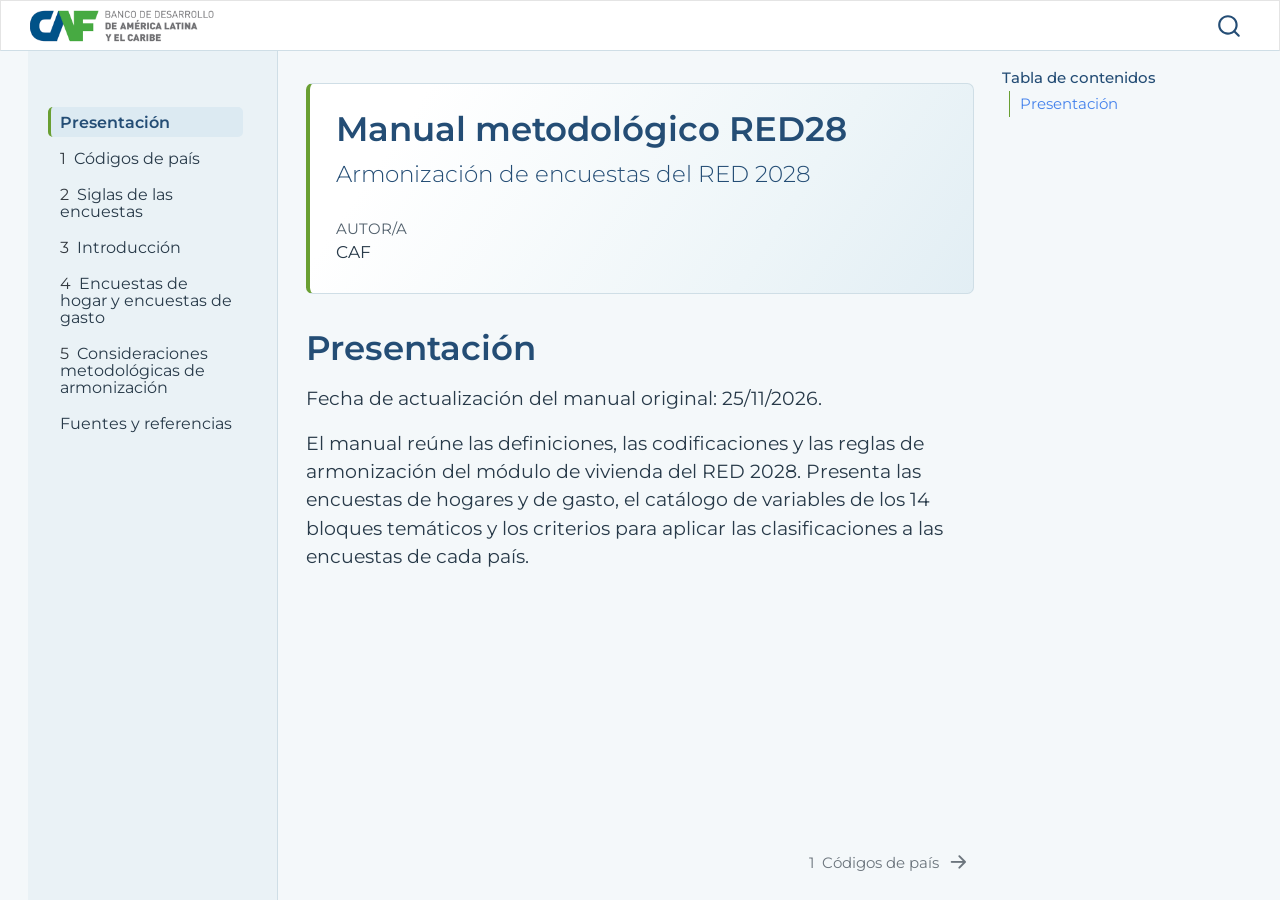
<file: index.html>
<!DOCTYPE html>
<html xmlns="http://www.w3.org/1999/xhtml" lang="es" xml:lang="es"><head>

<meta charset="utf-8">
<meta name="generator" content="quarto-1.8.25">

<meta name="viewport" content="width=device-width, initial-scale=1.0, user-scalable=yes">

<meta name="author" content="CAF">

<title>Manual metodológico RED28</title>
<style>
code{white-space: pre-wrap;}
span.smallcaps{font-variant: small-caps;}
div.columns{display: flex; gap: min(4vw, 1.5em);}
div.column{flex: auto; overflow-x: auto;}
div.hanging-indent{margin-left: 1.5em; text-indent: -1.5em;}
ul.task-list{list-style: none;}
ul.task-list li input[type="checkbox"] {
  width: 0.8em;
  margin: 0 0.8em 0.2em -1em; /* quarto-specific, see https://github.com/quarto-dev/quarto-cli/issues/4556 */ 
  vertical-align: middle;
}
</style>


<script src="site_libs/quarto-nav/quarto-nav.js"></script>
<script src="site_libs/clipboard/clipboard.min.js"></script>
<script src="site_libs/quarto-search/autocomplete.umd.js"></script>
<script src="site_libs/quarto-search/fuse.min.js"></script>
<script src="site_libs/quarto-search/quarto-search.js"></script>
<meta name="quarto:offset" content="./">
<link href="./chapters/capitulo-codigos-de-pais.html" rel="next">
<script src="site_libs/quarto-html/quarto.js" type="module"></script>
<script src="site_libs/quarto-html/tabsets/tabsets.js" type="module"></script>
<script src="site_libs/quarto-html/axe/axe-check.js" type="module"></script>
<script src="site_libs/quarto-html/popper.min.js"></script>
<script src="site_libs/quarto-html/tippy.umd.min.js"></script>
<script src="site_libs/quarto-html/anchor.min.js"></script>
<link href="site_libs/quarto-html/tippy.css" rel="stylesheet">
<link href="site_libs/quarto-html/quarto-syntax-highlighting-7b89279ff1a6dce999919e0e67d4d9ec.css" rel="stylesheet" id="quarto-text-highlighting-styles">
<script src="site_libs/bootstrap/bootstrap.min.js"></script>
<link href="site_libs/bootstrap/bootstrap-icons.css" rel="stylesheet">
<link href="site_libs/bootstrap/bootstrap-7b10a32f54b3580059b1fe00f8f34fea.min.css" rel="stylesheet" append-hash="true" id="quarto-bootstrap" data-mode="light">
<script id="quarto-search-options" type="application/json">{
  "location": "navbar",
  "copy-button": false,
  "collapse-after": 3,
  "panel-placement": "end",
  "type": "overlay",
  "limit": 50,
  "keyboard-shortcut": [
    "f",
    "/",
    "s"
  ],
  "show-item-context": false,
  "language": {
    "search-no-results-text": "No se han encontrado resultados",
    "search-matching-documents-text": "documentos encontrados",
    "search-copy-link-title": "Copiar el enlace en la búsqueda",
    "search-hide-matches-text": "Ocultar resultados adicionales",
    "search-more-match-text": "resultado adicional en este documento",
    "search-more-matches-text": "resultados adicionales en este documento",
    "search-clear-button-title": "Borrar",
    "search-text-placeholder": "",
    "search-detached-cancel-button-title": "Cancelar",
    "search-submit-button-title": "Enviar",
    "search-label": "Buscar"
  }
}</script>


<link rel="stylesheet" href="styles.css">
</head>

<body class="nav-sidebar floating nav-fixed quarto-light">

<div id="quarto-search-results"></div>
  <header id="quarto-header" class="headroom fixed-top">
    <nav class="navbar navbar-expand " data-bs-theme="dark">
      <div class="navbar-container container-fluid">
      <div class="navbar-brand-container mx-auto">
    <a href="./index.html" class="navbar-brand navbar-brand-logo">
    <img src="./images/logo-caf.png" alt="CAF — Banco de Desarrollo de América Latina y el Caribe" class="navbar-logo light-content">
    <img src="./images/logo-caf.png" alt="CAF — Banco de Desarrollo de América Latina y el Caribe" class="navbar-logo dark-content">
    </a>
  </div>
        <div class="quarto-navbar-tools tools-end">
</div>
          <div id="quarto-search" class="" title="Buscar"></div>
      </div> <!-- /container-fluid -->
    </nav>
  <nav class="quarto-secondary-nav">
    <div class="container-fluid d-flex">
      <button type="button" class="quarto-btn-toggle btn" data-bs-toggle="collapse" role="button" data-bs-target=".quarto-sidebar-collapse-item" aria-controls="quarto-sidebar" aria-expanded="false" aria-label="Alternar barra lateral" onclick="if (window.quartoToggleHeadroom) { window.quartoToggleHeadroom(); }">
        <i class="bi bi-layout-text-sidebar-reverse"></i>
      </button>
        <nav class="quarto-page-breadcrumbs" aria-label="breadcrumb"><ol class="breadcrumb"><li class="breadcrumb-item"><a href="./index.html">Presentación</a></li></ol></nav>
        <a class="flex-grow-1" role="navigation" data-bs-toggle="collapse" data-bs-target=".quarto-sidebar-collapse-item" aria-controls="quarto-sidebar" aria-expanded="false" aria-label="Alternar barra lateral" onclick="if (window.quartoToggleHeadroom) { window.quartoToggleHeadroom(); }">      
        </a>
    </div>
  </nav>
</header>
<!-- content -->
<div id="quarto-content" class="quarto-container page-columns page-rows-contents page-layout-article page-navbar">
<!-- sidebar -->
  <nav id="quarto-sidebar" class="sidebar collapse collapse-horizontal quarto-sidebar-collapse-item sidebar-navigation floating overflow-auto">
    <div class="pt-lg-2 mt-2 text-left sidebar-header sidebar-header-stacked">
      <a href="./index.html" class="sidebar-logo-link">
      </a>
      </div>
    <div class="sidebar-menu-container"> 
    <ul class="list-unstyled mt-1">
        <li class="sidebar-item">
  <div class="sidebar-item-container"> 
  <a href="./index.html" class="sidebar-item-text sidebar-link active">
 <span class="menu-text">Presentación</span></a>
  </div>
</li>
        <li class="sidebar-item">
  <div class="sidebar-item-container"> 
  <a href="./chapters/capitulo-codigos-de-pais.html" class="sidebar-item-text sidebar-link">
 <span class="menu-text"><span class="chapter-number">1</span>&nbsp; <span class="chapter-title">Códigos de país</span></span></a>
  </div>
</li>
        <li class="sidebar-item">
  <div class="sidebar-item-container"> 
  <a href="./chapters/capitulo-siglas-de-las-encuestas.html" class="sidebar-item-text sidebar-link">
 <span class="menu-text"><span class="chapter-number">2</span>&nbsp; <span class="chapter-title">Siglas de las encuestas</span></span></a>
  </div>
</li>
        <li class="sidebar-item">
  <div class="sidebar-item-container"> 
  <a href="./chapters/01-introduccion.html" class="sidebar-item-text sidebar-link">
 <span class="menu-text"><span class="chapter-number">3</span>&nbsp; <span class="chapter-title">Introducción</span></span></a>
  </div>
</li>
        <li class="sidebar-item">
  <div class="sidebar-item-container"> 
  <a href="./chapters/02-encuestas-y-variables.html" class="sidebar-item-text sidebar-link">
 <span class="menu-text"><span class="chapter-number">4</span>&nbsp; <span class="chapter-title">Encuestas de hogar y encuestas de gasto</span></span></a>
  </div>
</li>
        <li class="sidebar-item">
  <div class="sidebar-item-container"> 
  <a href="./chapters/03-consideraciones-metodologicas.html" class="sidebar-item-text sidebar-link">
 <span class="menu-text"><span class="chapter-number">5</span>&nbsp; <span class="chapter-title">Consideraciones metodológicas de armonización</span></span></a>
  </div>
</li>
        <li class="sidebar-item">
  <div class="sidebar-item-container"> 
  <a href="./chapters/04-fuentes-y-referencias.html" class="sidebar-item-text sidebar-link">
 <span class="menu-text">Fuentes y referencias</span></a>
  </div>
</li>
    </ul>
    </div>
</nav>
<div id="quarto-sidebar-glass" class="quarto-sidebar-collapse-item" data-bs-toggle="collapse" data-bs-target=".quarto-sidebar-collapse-item"></div>
<!-- margin-sidebar -->
    <div id="quarto-margin-sidebar" class="sidebar margin-sidebar">
        <nav id="TOC" role="doc-toc" class="toc-active">
    <h2 id="toc-title">Tabla de contenidos</h2>
   
  <ul class="collapse">
  <li><a href="#presentación" id="toc-presentación" class="nav-link active" data-scroll-target="#presentación">Presentación</a></li>
  </ul>
</nav>
    </div>
<!-- main -->
<main class="content" id="quarto-document-content">

<header id="title-block-header" class="quarto-title-block default">
<div class="quarto-title">
<h1 class="title">Manual metodológico RED28</h1>
<p class="subtitle lead">Armonización de encuestas del RED 2028</p>
</div>



<div class="quarto-title-meta">

    <div>
    <div class="quarto-title-meta-heading">Autor/a</div>
    <div class="quarto-title-meta-contents">
             <p>CAF </p>
          </div>
  </div>
    
  
    
  </div>
  


</header>


<section id="presentación" class="level1 unnumbered">
<h1 class="unnumbered">Presentación</h1>
<p><img src="images/word/media/image1.png" class="img-fluid" alt="CAF — Banco de Desarrollo de América Latina y el Caribe" width="230"></p>
<p>Fecha de actualización del manual original: 25/11/2026.</p>
<p>El manual reúne las definiciones, las codificaciones y las reglas de armonización del módulo de vivienda del RED 2028. Presenta las encuestas de hogares y de gasto, el catálogo de variables de los 14 bloques temáticos y los criterios para aplicar las clasificaciones a las encuestas de cada país.</p>


</section>

</main> <!-- /main -->
<script id="quarto-html-after-body" type="application/javascript">
  window.document.addEventListener("DOMContentLoaded", function (event) {
    const icon = "";
    const anchorJS = new window.AnchorJS();
    anchorJS.options = {
      placement: 'right',
      icon: icon
    };
    anchorJS.add('.anchored');
    const isCodeAnnotation = (el) => {
      for (const clz of el.classList) {
        if (clz.startsWith('code-annotation-')) {                     
          return true;
        }
      }
      return false;
    }
    const onCopySuccess = function(e) {
      // button target
      const button = e.trigger;
      // don't keep focus
      button.blur();
      // flash "checked"
      button.classList.add('code-copy-button-checked');
      var currentTitle = button.getAttribute("title");
      button.setAttribute("title", "Copiado");
      let tooltip;
      if (window.bootstrap) {
        button.setAttribute("data-bs-toggle", "tooltip");
        button.setAttribute("data-bs-placement", "left");
        button.setAttribute("data-bs-title", "Copiado");
        tooltip = new bootstrap.Tooltip(button, 
          { trigger: "manual", 
            customClass: "code-copy-button-tooltip",
            offset: [0, -8]});
        tooltip.show();    
      }
      setTimeout(function() {
        if (tooltip) {
          tooltip.hide();
          button.removeAttribute("data-bs-title");
          button.removeAttribute("data-bs-toggle");
          button.removeAttribute("data-bs-placement");
        }
        button.setAttribute("title", currentTitle);
        button.classList.remove('code-copy-button-checked');
      }, 1000);
      // clear code selection
      e.clearSelection();
    }
    const getTextToCopy = function(trigger) {
      const outerScaffold = trigger.parentElement.cloneNode(true);
      const codeEl = outerScaffold.querySelector('code');
      for (const childEl of codeEl.children) {
        if (isCodeAnnotation(childEl)) {
          childEl.remove();
        }
      }
      return codeEl.innerText;
    }
    const clipboard = new window.ClipboardJS('.code-copy-button:not([data-in-quarto-modal])', {
      text: getTextToCopy
    });
    clipboard.on('success', onCopySuccess);
    if (window.document.getElementById('quarto-embedded-source-code-modal')) {
      const clipboardModal = new window.ClipboardJS('.code-copy-button[data-in-quarto-modal]', {
        text: getTextToCopy,
        container: window.document.getElementById('quarto-embedded-source-code-modal')
      });
      clipboardModal.on('success', onCopySuccess);
    }
      var localhostRegex = new RegExp(/^(?:http|https):\/\/localhost\:?[0-9]*\//);
      var mailtoRegex = new RegExp(/^mailto:/);
        var filterRegex = new RegExp('/' + window.location.host + '/');
      var isInternal = (href) => {
          return filterRegex.test(href) || localhostRegex.test(href) || mailtoRegex.test(href);
      }
      // Inspect non-navigation links and adorn them if external
     var links = window.document.querySelectorAll('a[href]:not(.nav-link):not(.navbar-brand):not(.toc-action):not(.sidebar-link):not(.sidebar-item-toggle):not(.pagination-link):not(.no-external):not([aria-hidden]):not(.dropdown-item):not(.quarto-navigation-tool):not(.about-link)');
      for (var i=0; i<links.length; i++) {
        const link = links[i];
        if (!isInternal(link.href)) {
          // undo the damage that might have been done by quarto-nav.js in the case of
          // links that we want to consider external
          if (link.dataset.originalHref !== undefined) {
            link.href = link.dataset.originalHref;
          }
        }
      }
    function tippyHover(el, contentFn, onTriggerFn, onUntriggerFn) {
      const config = {
        allowHTML: true,
        maxWidth: 500,
        delay: 100,
        arrow: false,
        appendTo: function(el) {
            return el.parentElement;
        },
        interactive: true,
        interactiveBorder: 10,
        theme: 'quarto',
        placement: 'bottom-start',
      };
      if (contentFn) {
        config.content = contentFn;
      }
      if (onTriggerFn) {
        config.onTrigger = onTriggerFn;
      }
      if (onUntriggerFn) {
        config.onUntrigger = onUntriggerFn;
      }
      window.tippy(el, config); 
    }
    const noterefs = window.document.querySelectorAll('a[role="doc-noteref"]');
    for (var i=0; i<noterefs.length; i++) {
      const ref = noterefs[i];
      tippyHover(ref, function() {
        // use id or data attribute instead here
        let href = ref.getAttribute('data-footnote-href') || ref.getAttribute('href');
        try { href = new URL(href).hash; } catch {}
        const id = href.replace(/^#\/?/, "");
        const note = window.document.getElementById(id);
        if (note) {
          return note.innerHTML;
        } else {
          return "";
        }
      });
    }
    const xrefs = window.document.querySelectorAll('a.quarto-xref');
    const processXRef = (id, note) => {
      // Strip column container classes
      const stripColumnClz = (el) => {
        el.classList.remove("page-full", "page-columns");
        if (el.children) {
          for (const child of el.children) {
            stripColumnClz(child);
          }
        }
      }
      stripColumnClz(note)
      if (id === null || id.startsWith('sec-')) {
        // Special case sections, only their first couple elements
        const container = document.createElement("div");
        if (note.children && note.children.length > 2) {
          container.appendChild(note.children[0].cloneNode(true));
          for (let i = 1; i < note.children.length; i++) {
            const child = note.children[i];
            if (child.tagName === "P" && child.innerText === "") {
              continue;
            } else {
              container.appendChild(child.cloneNode(true));
              break;
            }
          }
          if (window.Quarto?.typesetMath) {
            window.Quarto.typesetMath(container);
          }
          return container.innerHTML
        } else {
          if (window.Quarto?.typesetMath) {
            window.Quarto.typesetMath(note);
          }
          return note.innerHTML;
        }
      } else {
        // Remove any anchor links if they are present
        const anchorLink = note.querySelector('a.anchorjs-link');
        if (anchorLink) {
          anchorLink.remove();
        }
        if (window.Quarto?.typesetMath) {
          window.Quarto.typesetMath(note);
        }
        if (note.classList.contains("callout")) {
          return note.outerHTML;
        } else {
          return note.innerHTML;
        }
      }
    }
    for (var i=0; i<xrefs.length; i++) {
      const xref = xrefs[i];
      tippyHover(xref, undefined, function(instance) {
        instance.disable();
        let url = xref.getAttribute('href');
        let hash = undefined; 
        if (url.startsWith('#')) {
          hash = url;
        } else {
          try { hash = new URL(url).hash; } catch {}
        }
        if (hash) {
          const id = hash.replace(/^#\/?/, "");
          const note = window.document.getElementById(id);
          if (note !== null) {
            try {
              const html = processXRef(id, note.cloneNode(true));
              instance.setContent(html);
            } finally {
              instance.enable();
              instance.show();
            }
          } else {
            // See if we can fetch this
            fetch(url.split('#')[0])
            .then(res => res.text())
            .then(html => {
              const parser = new DOMParser();
              const htmlDoc = parser.parseFromString(html, "text/html");
              const note = htmlDoc.getElementById(id);
              if (note !== null) {
                const html = processXRef(id, note);
                instance.setContent(html);
              } 
            }).finally(() => {
              instance.enable();
              instance.show();
            });
          }
        } else {
          // See if we can fetch a full url (with no hash to target)
          // This is a special case and we should probably do some content thinning / targeting
          fetch(url)
          .then(res => res.text())
          .then(html => {
            const parser = new DOMParser();
            const htmlDoc = parser.parseFromString(html, "text/html");
            const note = htmlDoc.querySelector('main.content');
            if (note !== null) {
              // This should only happen for chapter cross references
              // (since there is no id in the URL)
              // remove the first header
              if (note.children.length > 0 && note.children[0].tagName === "HEADER") {
                note.children[0].remove();
              }
              const html = processXRef(null, note);
              instance.setContent(html);
            } 
          }).finally(() => {
            instance.enable();
            instance.show();
          });
        }
      }, function(instance) {
      });
    }
        let selectedAnnoteEl;
        const selectorForAnnotation = ( cell, annotation) => {
          let cellAttr = 'data-code-cell="' + cell + '"';
          let lineAttr = 'data-code-annotation="' +  annotation + '"';
          const selector = 'span[' + cellAttr + '][' + lineAttr + ']';
          return selector;
        }
        const selectCodeLines = (annoteEl) => {
          const doc = window.document;
          const targetCell = annoteEl.getAttribute("data-target-cell");
          const targetAnnotation = annoteEl.getAttribute("data-target-annotation");
          const annoteSpan = window.document.querySelector(selectorForAnnotation(targetCell, targetAnnotation));
          const lines = annoteSpan.getAttribute("data-code-lines").split(",");
          const lineIds = lines.map((line) => {
            return targetCell + "-" + line;
          })
          let top = null;
          let height = null;
          let parent = null;
          if (lineIds.length > 0) {
              //compute the position of the single el (top and bottom and make a div)
              const el = window.document.getElementById(lineIds[0]);
              top = el.offsetTop;
              height = el.offsetHeight;
              parent = el.parentElement.parentElement;
            if (lineIds.length > 1) {
              const lastEl = window.document.getElementById(lineIds[lineIds.length - 1]);
              const bottom = lastEl.offsetTop + lastEl.offsetHeight;
              height = bottom - top;
            }
            if (top !== null && height !== null && parent !== null) {
              // cook up a div (if necessary) and position it 
              let div = window.document.getElementById("code-annotation-line-highlight");
              if (div === null) {
                div = window.document.createElement("div");
                div.setAttribute("id", "code-annotation-line-highlight");
                div.style.position = 'absolute';
                parent.appendChild(div);
              }
              div.style.top = top - 2 + "px";
              div.style.height = height + 4 + "px";
              div.style.left = 0;
              let gutterDiv = window.document.getElementById("code-annotation-line-highlight-gutter");
              if (gutterDiv === null) {
                gutterDiv = window.document.createElement("div");
                gutterDiv.setAttribute("id", "code-annotation-line-highlight-gutter");
                gutterDiv.style.position = 'absolute';
                const codeCell = window.document.getElementById(targetCell);
                const gutter = codeCell.querySelector('.code-annotation-gutter');
                gutter.appendChild(gutterDiv);
              }
              gutterDiv.style.top = top - 2 + "px";
              gutterDiv.style.height = height + 4 + "px";
            }
            selectedAnnoteEl = annoteEl;
          }
        };
        const unselectCodeLines = () => {
          const elementsIds = ["code-annotation-line-highlight", "code-annotation-line-highlight-gutter"];
          elementsIds.forEach((elId) => {
            const div = window.document.getElementById(elId);
            if (div) {
              div.remove();
            }
          });
          selectedAnnoteEl = undefined;
        };
          // Handle positioning of the toggle
      window.addEventListener(
        "resize",
        throttle(() => {
          elRect = undefined;
          if (selectedAnnoteEl) {
            selectCodeLines(selectedAnnoteEl);
          }
        }, 10)
      );
      function throttle(fn, ms) {
      let throttle = false;
      let timer;
        return (...args) => {
          if(!throttle) { // first call gets through
              fn.apply(this, args);
              throttle = true;
          } else { // all the others get throttled
              if(timer) clearTimeout(timer); // cancel #2
              timer = setTimeout(() => {
                fn.apply(this, args);
                timer = throttle = false;
              }, ms);
          }
        };
      }
        // Attach click handler to the DT
        const annoteDls = window.document.querySelectorAll('dt[data-target-cell]');
        for (const annoteDlNode of annoteDls) {
          annoteDlNode.addEventListener('click', (event) => {
            const clickedEl = event.target;
            if (clickedEl !== selectedAnnoteEl) {
              unselectCodeLines();
              const activeEl = window.document.querySelector('dt[data-target-cell].code-annotation-active');
              if (activeEl) {
                activeEl.classList.remove('code-annotation-active');
              }
              selectCodeLines(clickedEl);
              clickedEl.classList.add('code-annotation-active');
            } else {
              // Unselect the line
              unselectCodeLines();
              clickedEl.classList.remove('code-annotation-active');
            }
          });
        }
    const findCites = (el) => {
      const parentEl = el.parentElement;
      if (parentEl) {
        const cites = parentEl.dataset.cites;
        if (cites) {
          return {
            el,
            cites: cites.split(' ')
          };
        } else {
          return findCites(el.parentElement)
        }
      } else {
        return undefined;
      }
    };
    var bibliorefs = window.document.querySelectorAll('a[role="doc-biblioref"]');
    for (var i=0; i<bibliorefs.length; i++) {
      const ref = bibliorefs[i];
      const citeInfo = findCites(ref);
      if (citeInfo) {
        tippyHover(citeInfo.el, function() {
          var popup = window.document.createElement('div');
          citeInfo.cites.forEach(function(cite) {
            var citeDiv = window.document.createElement('div');
            citeDiv.classList.add('hanging-indent');
            citeDiv.classList.add('csl-entry');
            var biblioDiv = window.document.getElementById('ref-' + cite);
            if (biblioDiv) {
              citeDiv.innerHTML = biblioDiv.innerHTML;
            }
            popup.appendChild(citeDiv);
          });
          return popup.innerHTML;
        });
      }
    }
  });
  </script>
<nav class="page-navigation">
  <div class="nav-page nav-page-previous">
  </div>
  <div class="nav-page nav-page-next">
      <a href="./chapters/capitulo-codigos-de-pais.html" class="pagination-link" aria-label="Códigos de país">
        <span class="nav-page-text"><span class="chapter-number">1</span>&nbsp; <span class="chapter-title">Códigos de país</span></span> <i class="bi bi-arrow-right-short"></i>
      </a>
  </div>
</nav>
</div> <!-- /content -->




</body></html>
</file>
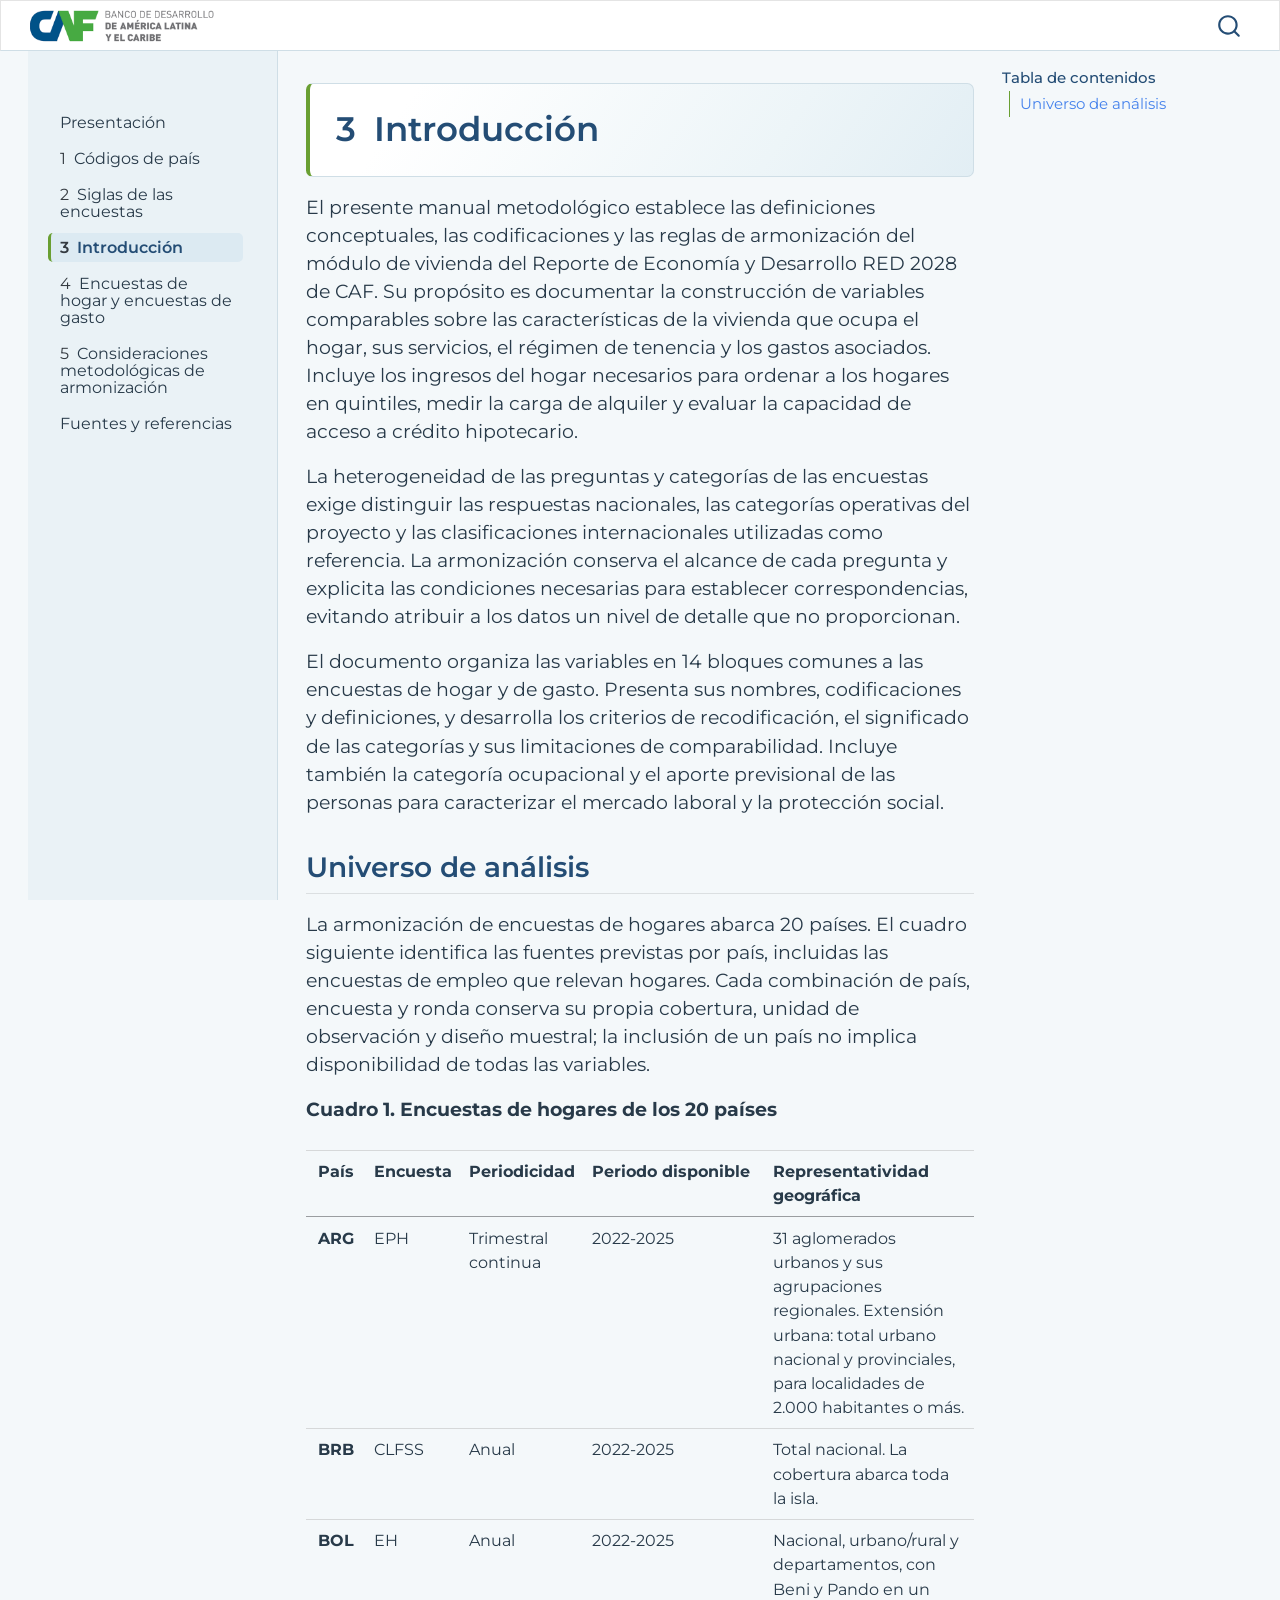
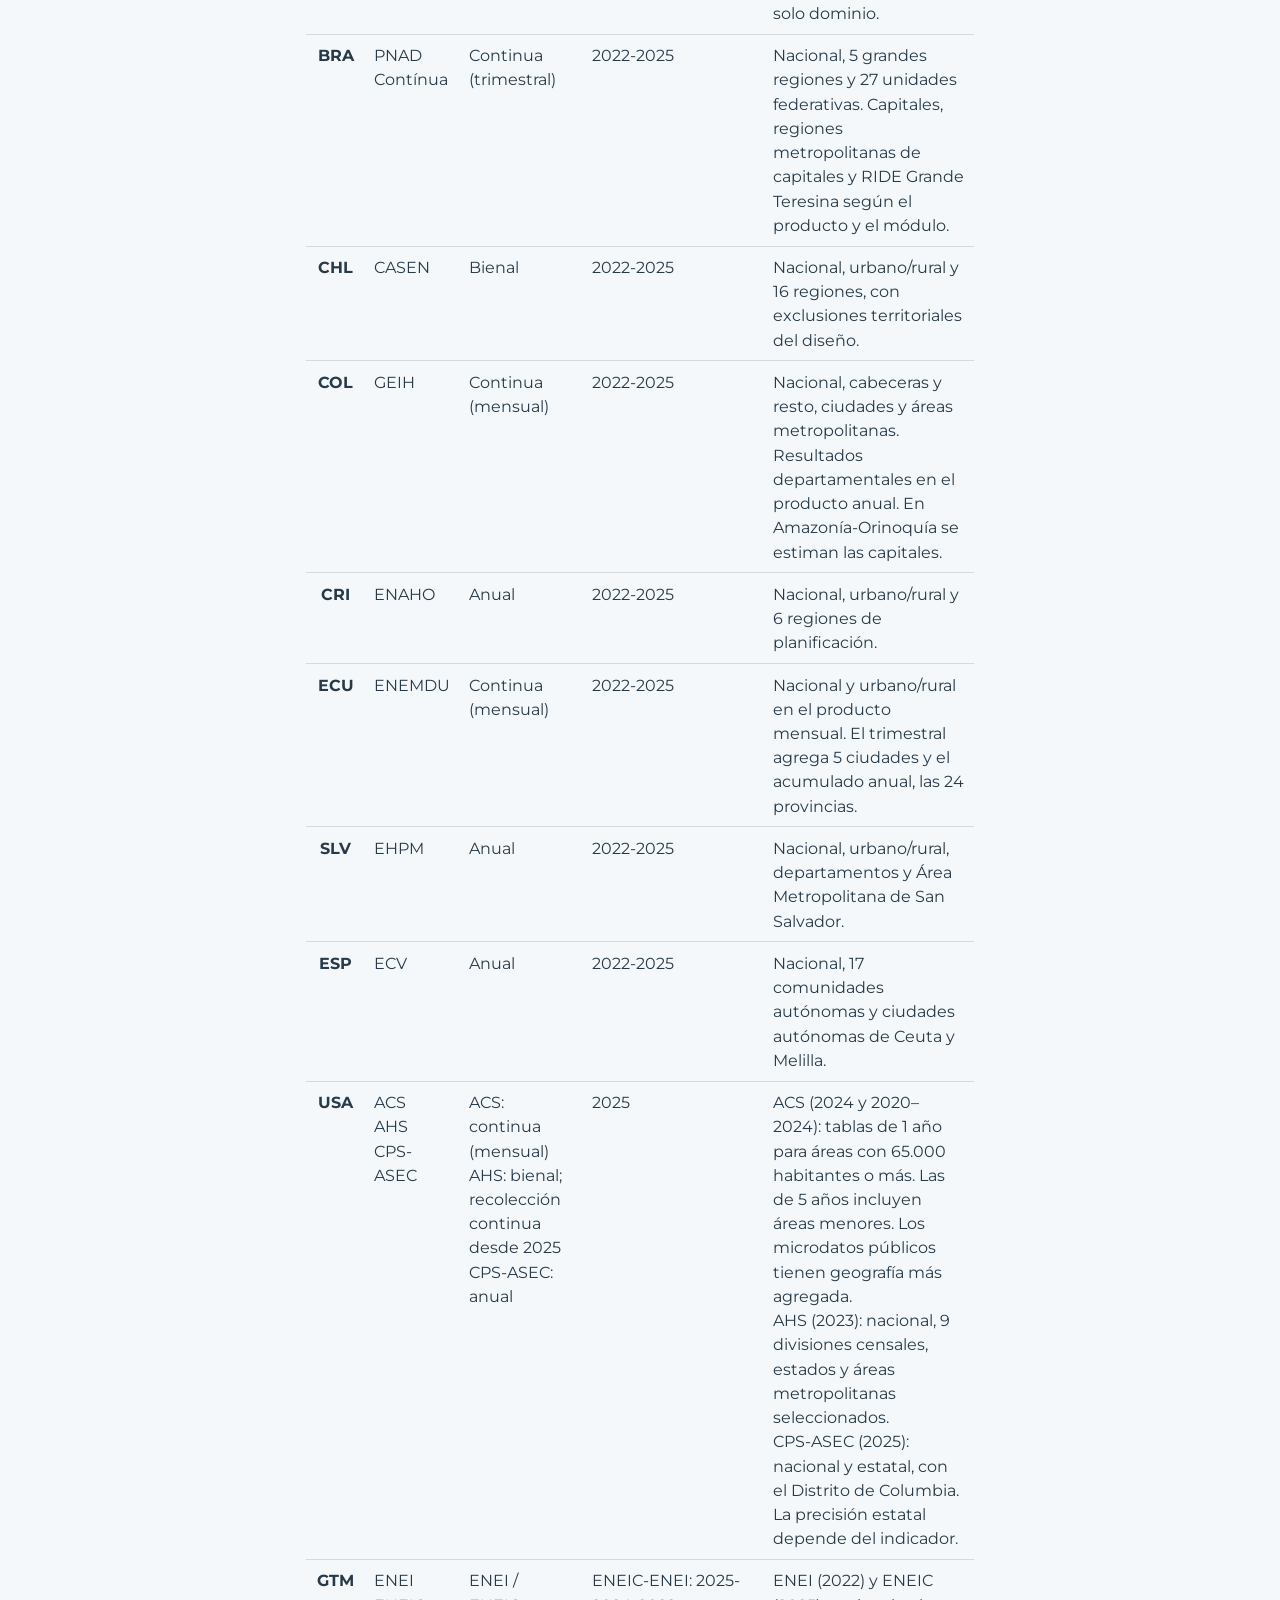
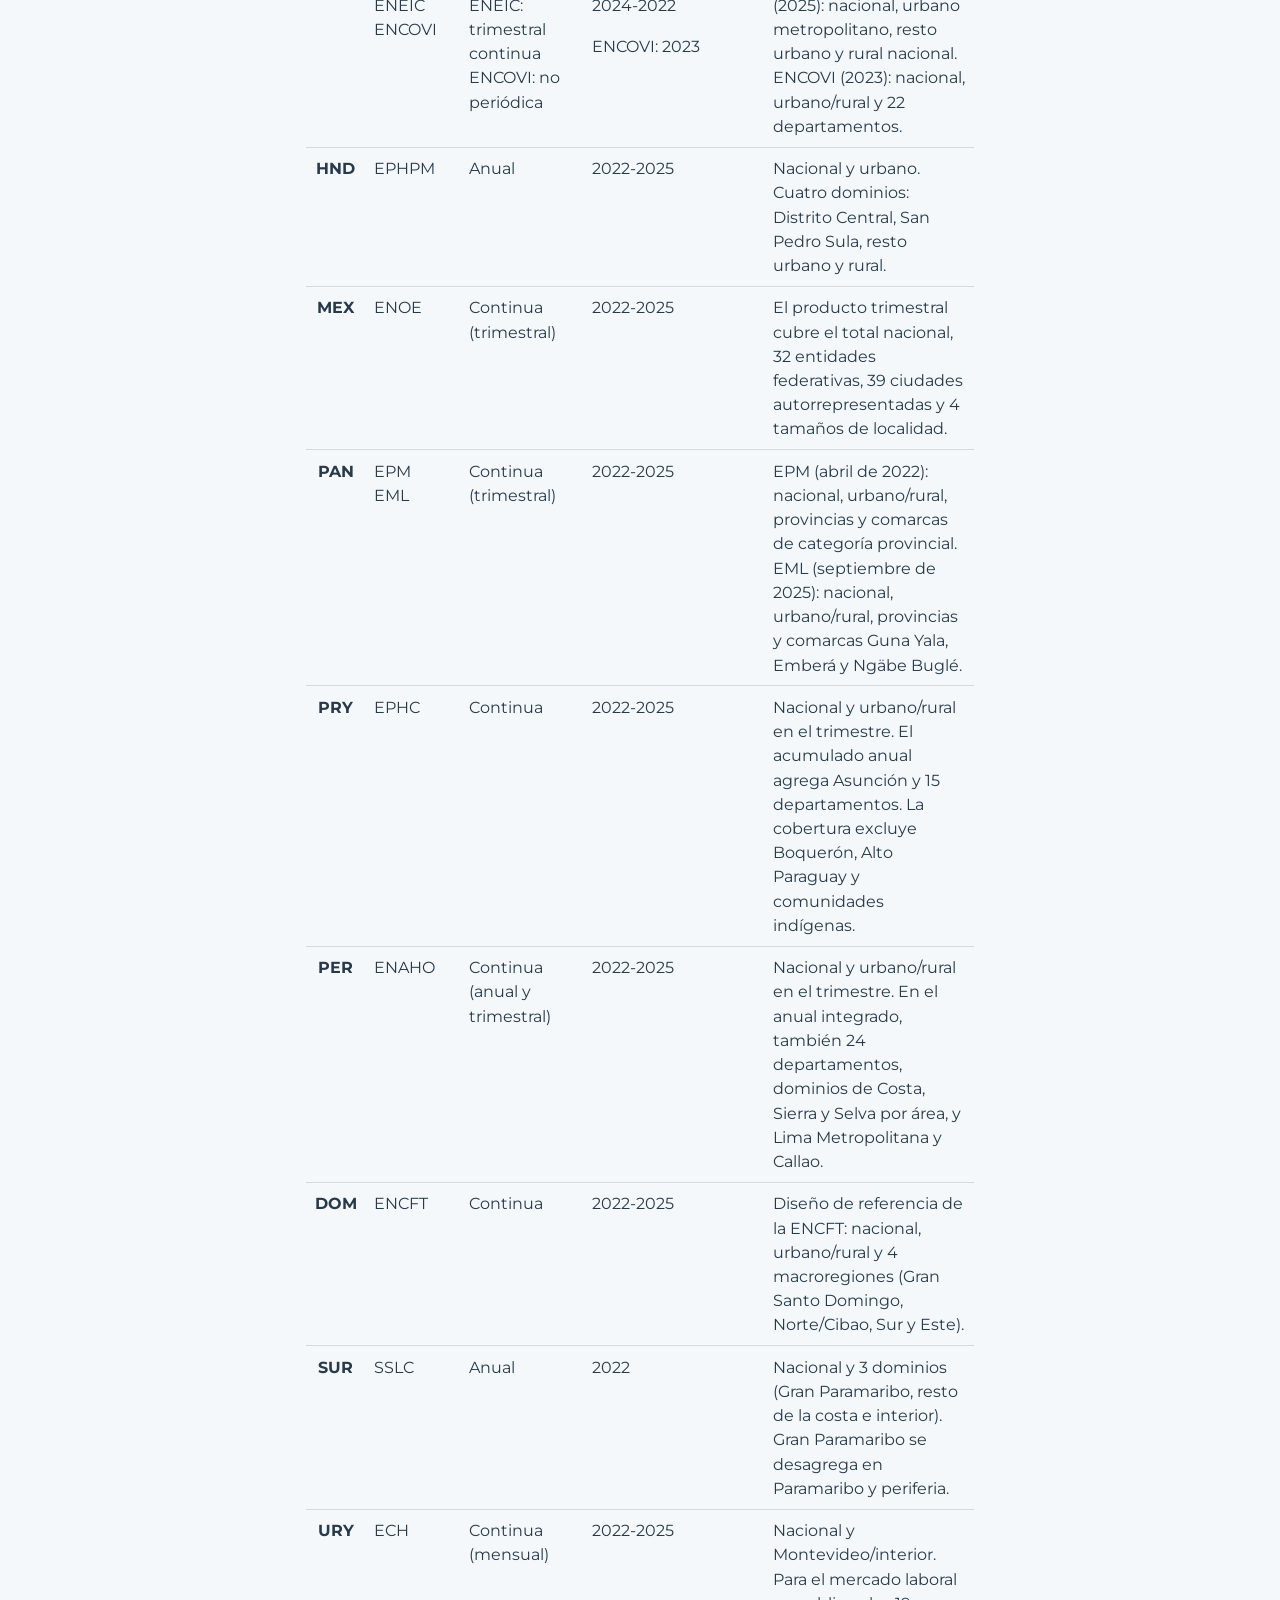
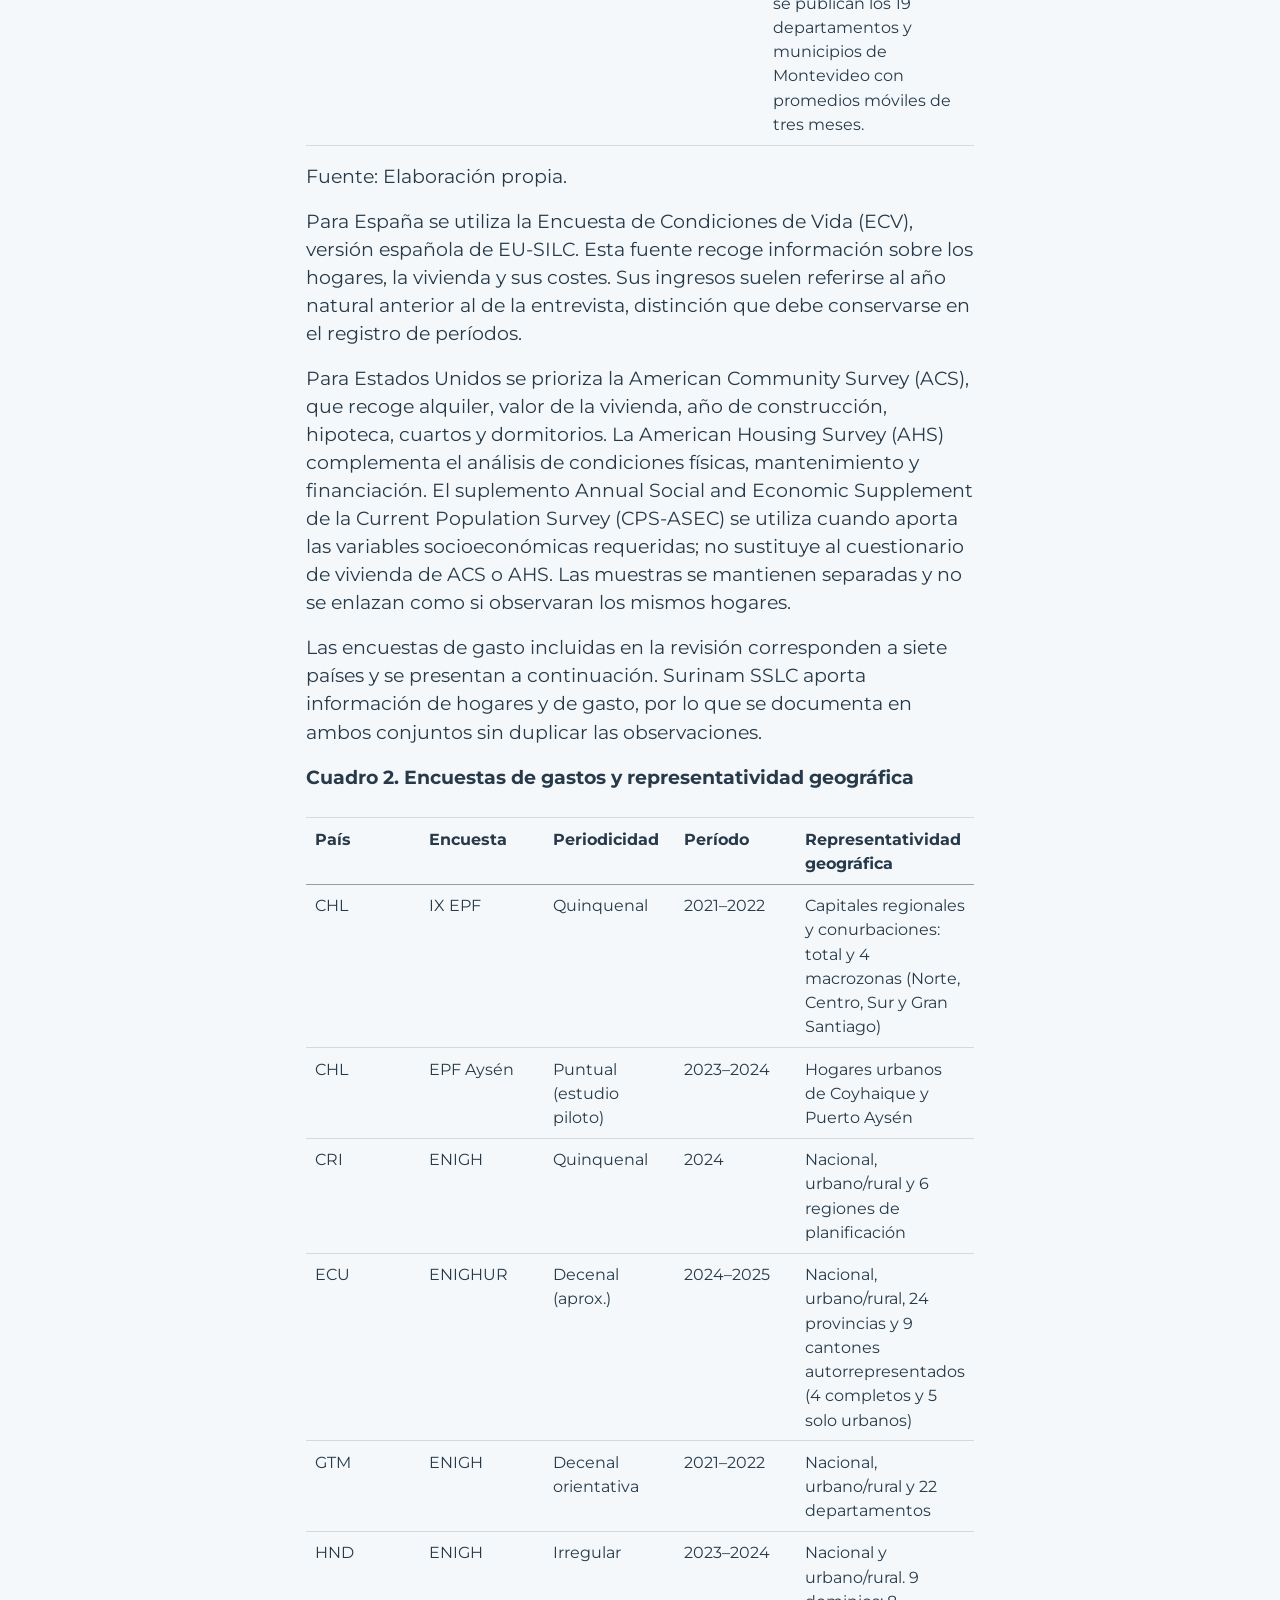
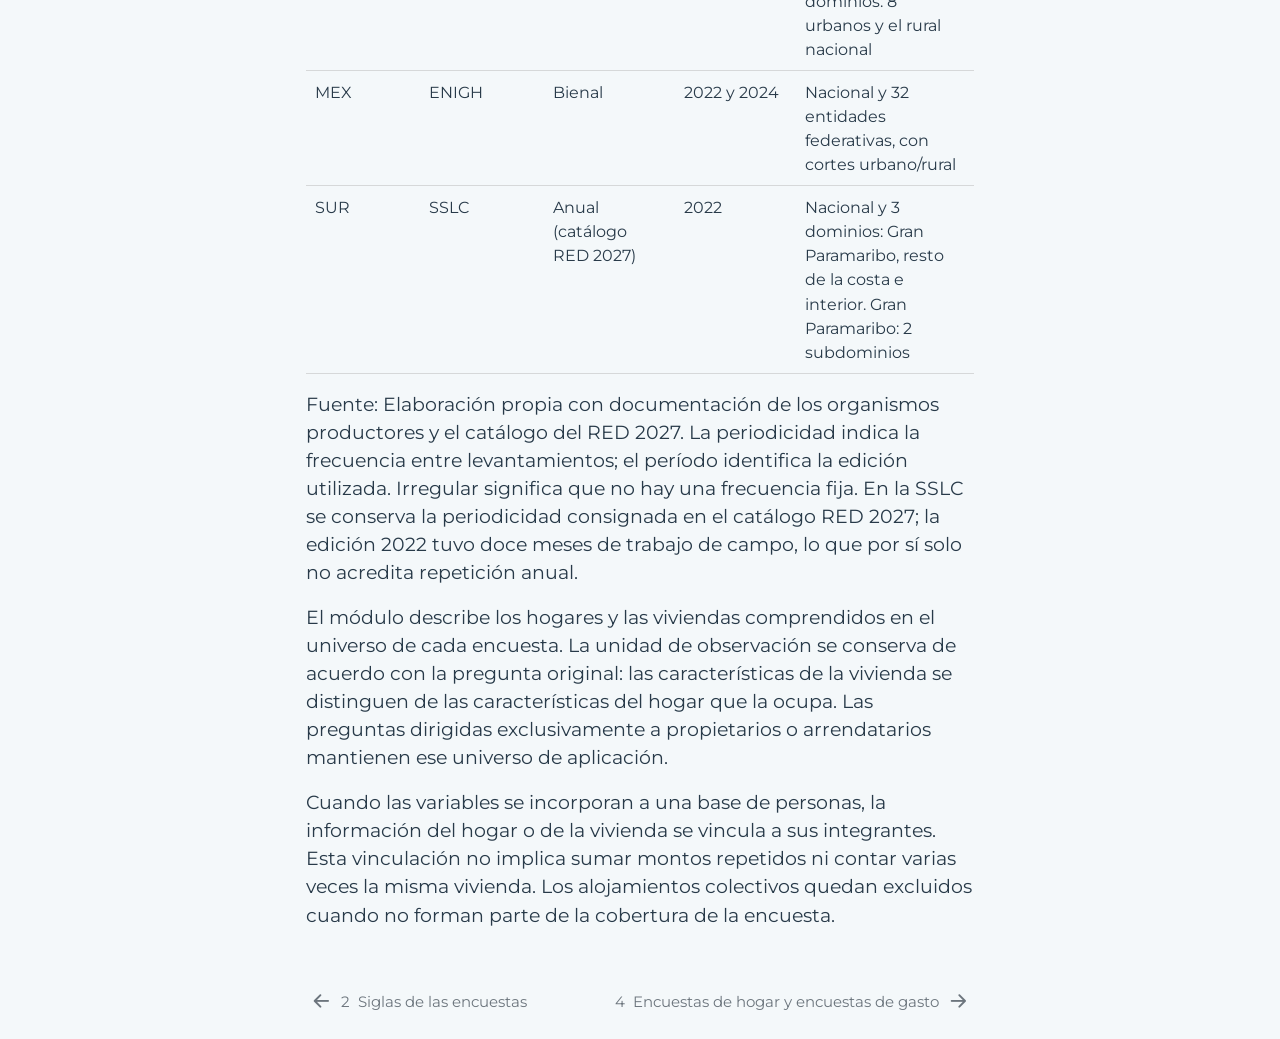
<file: chapters/01-introduccion.html>
<!DOCTYPE html>
<html xmlns="http://www.w3.org/1999/xhtml" lang="es" xml:lang="es"><head>

<meta charset="utf-8">
<meta name="generator" content="quarto-1.8.25">

<meta name="viewport" content="width=device-width, initial-scale=1.0, user-scalable=yes">


<title>3&nbsp; Introducción – Manual metodológico RED28</title>
<style>
code{white-space: pre-wrap;}
span.smallcaps{font-variant: small-caps;}
div.columns{display: flex; gap: min(4vw, 1.5em);}
div.column{flex: auto; overflow-x: auto;}
div.hanging-indent{margin-left: 1.5em; text-indent: -1.5em;}
ul.task-list{list-style: none;}
ul.task-list li input[type="checkbox"] {
  width: 0.8em;
  margin: 0 0.8em 0.2em -1em; /* quarto-specific, see https://github.com/quarto-dev/quarto-cli/issues/4556 */ 
  vertical-align: middle;
}
</style>


<script src="../site_libs/quarto-nav/quarto-nav.js"></script>
<script src="../site_libs/clipboard/clipboard.min.js"></script>
<script src="../site_libs/quarto-search/autocomplete.umd.js"></script>
<script src="../site_libs/quarto-search/fuse.min.js"></script>
<script src="../site_libs/quarto-search/quarto-search.js"></script>
<meta name="quarto:offset" content="../">
<link href="../chapters/02-encuestas-y-variables.html" rel="next">
<link href="../chapters/capitulo-siglas-de-las-encuestas.html" rel="prev">
<script src="../site_libs/quarto-html/quarto.js" type="module"></script>
<script src="../site_libs/quarto-html/tabsets/tabsets.js" type="module"></script>
<script src="../site_libs/quarto-html/axe/axe-check.js" type="module"></script>
<script src="../site_libs/quarto-html/popper.min.js"></script>
<script src="../site_libs/quarto-html/tippy.umd.min.js"></script>
<script src="../site_libs/quarto-html/anchor.min.js"></script>
<link href="../site_libs/quarto-html/tippy.css" rel="stylesheet">
<link href="../site_libs/quarto-html/quarto-syntax-highlighting-7b89279ff1a6dce999919e0e67d4d9ec.css" rel="stylesheet" id="quarto-text-highlighting-styles">
<script src="../site_libs/bootstrap/bootstrap.min.js"></script>
<link href="../site_libs/bootstrap/bootstrap-icons.css" rel="stylesheet">
<link href="../site_libs/bootstrap/bootstrap-7b10a32f54b3580059b1fe00f8f34fea.min.css" rel="stylesheet" append-hash="true" id="quarto-bootstrap" data-mode="light">
<script id="quarto-search-options" type="application/json">{
  "location": "navbar",
  "copy-button": false,
  "collapse-after": 3,
  "panel-placement": "end",
  "type": "overlay",
  "limit": 50,
  "keyboard-shortcut": [
    "f",
    "/",
    "s"
  ],
  "show-item-context": false,
  "language": {
    "search-no-results-text": "No se han encontrado resultados",
    "search-matching-documents-text": "documentos encontrados",
    "search-copy-link-title": "Copiar el enlace en la búsqueda",
    "search-hide-matches-text": "Ocultar resultados adicionales",
    "search-more-match-text": "resultado adicional en este documento",
    "search-more-matches-text": "resultados adicionales en este documento",
    "search-clear-button-title": "Borrar",
    "search-text-placeholder": "",
    "search-detached-cancel-button-title": "Cancelar",
    "search-submit-button-title": "Enviar",
    "search-label": "Buscar"
  }
}</script>


<link rel="stylesheet" href="../styles.css">
</head>

<body class="nav-sidebar floating nav-fixed quarto-light">

<div id="quarto-search-results"></div>
  <header id="quarto-header" class="headroom fixed-top">
    <nav class="navbar navbar-expand " data-bs-theme="dark">
      <div class="navbar-container container-fluid">
      <div class="navbar-brand-container mx-auto">
    <a href="../index.html" class="navbar-brand navbar-brand-logo">
    <img src="../images/logo-caf.png" alt="CAF — Banco de Desarrollo de América Latina y el Caribe" class="navbar-logo light-content">
    <img src="../images/logo-caf.png" alt="CAF — Banco de Desarrollo de América Latina y el Caribe" class="navbar-logo dark-content">
    </a>
  </div>
        <div class="quarto-navbar-tools tools-end">
</div>
          <div id="quarto-search" class="" title="Buscar"></div>
      </div> <!-- /container-fluid -->
    </nav>
  <nav class="quarto-secondary-nav">
    <div class="container-fluid d-flex">
      <button type="button" class="quarto-btn-toggle btn" data-bs-toggle="collapse" role="button" data-bs-target=".quarto-sidebar-collapse-item" aria-controls="quarto-sidebar" aria-expanded="false" aria-label="Alternar barra lateral" onclick="if (window.quartoToggleHeadroom) { window.quartoToggleHeadroom(); }">
        <i class="bi bi-layout-text-sidebar-reverse"></i>
      </button>
        <nav class="quarto-page-breadcrumbs" aria-label="breadcrumb"><ol class="breadcrumb"><li class="breadcrumb-item"><a href="../chapters/01-introduccion.html"><span class="chapter-number">3</span>&nbsp; <span class="chapter-title">Introducción</span></a></li></ol></nav>
        <a class="flex-grow-1" role="navigation" data-bs-toggle="collapse" data-bs-target=".quarto-sidebar-collapse-item" aria-controls="quarto-sidebar" aria-expanded="false" aria-label="Alternar barra lateral" onclick="if (window.quartoToggleHeadroom) { window.quartoToggleHeadroom(); }">      
        </a>
    </div>
  </nav>
</header>
<!-- content -->
<div id="quarto-content" class="quarto-container page-columns page-rows-contents page-layout-article page-navbar">
<!-- sidebar -->
  <nav id="quarto-sidebar" class="sidebar collapse collapse-horizontal quarto-sidebar-collapse-item sidebar-navigation floating overflow-auto">
    <div class="pt-lg-2 mt-2 text-left sidebar-header sidebar-header-stacked">
      <a href="../index.html" class="sidebar-logo-link">
      </a>
      </div>
    <div class="sidebar-menu-container"> 
    <ul class="list-unstyled mt-1">
        <li class="sidebar-item">
  <div class="sidebar-item-container"> 
  <a href="../index.html" class="sidebar-item-text sidebar-link">
 <span class="menu-text">Presentación</span></a>
  </div>
</li>
        <li class="sidebar-item">
  <div class="sidebar-item-container"> 
  <a href="../chapters/capitulo-codigos-de-pais.html" class="sidebar-item-text sidebar-link">
 <span class="menu-text"><span class="chapter-number">1</span>&nbsp; <span class="chapter-title">Códigos de país</span></span></a>
  </div>
</li>
        <li class="sidebar-item">
  <div class="sidebar-item-container"> 
  <a href="../chapters/capitulo-siglas-de-las-encuestas.html" class="sidebar-item-text sidebar-link">
 <span class="menu-text"><span class="chapter-number">2</span>&nbsp; <span class="chapter-title">Siglas de las encuestas</span></span></a>
  </div>
</li>
        <li class="sidebar-item">
  <div class="sidebar-item-container"> 
  <a href="../chapters/01-introduccion.html" class="sidebar-item-text sidebar-link active">
 <span class="menu-text"><span class="chapter-number">3</span>&nbsp; <span class="chapter-title">Introducción</span></span></a>
  </div>
</li>
        <li class="sidebar-item">
  <div class="sidebar-item-container"> 
  <a href="../chapters/02-encuestas-y-variables.html" class="sidebar-item-text sidebar-link">
 <span class="menu-text"><span class="chapter-number">4</span>&nbsp; <span class="chapter-title">Encuestas de hogar y encuestas de gasto</span></span></a>
  </div>
</li>
        <li class="sidebar-item">
  <div class="sidebar-item-container"> 
  <a href="../chapters/03-consideraciones-metodologicas.html" class="sidebar-item-text sidebar-link">
 <span class="menu-text"><span class="chapter-number">5</span>&nbsp; <span class="chapter-title">Consideraciones metodológicas de armonización</span></span></a>
  </div>
</li>
        <li class="sidebar-item">
  <div class="sidebar-item-container"> 
  <a href="../chapters/04-fuentes-y-referencias.html" class="sidebar-item-text sidebar-link">
 <span class="menu-text">Fuentes y referencias</span></a>
  </div>
</li>
    </ul>
    </div>
</nav>
<div id="quarto-sidebar-glass" class="quarto-sidebar-collapse-item" data-bs-toggle="collapse" data-bs-target=".quarto-sidebar-collapse-item"></div>
<!-- margin-sidebar -->
    <div id="quarto-margin-sidebar" class="sidebar margin-sidebar">
        <nav id="TOC" role="doc-toc" class="toc-active">
    <h2 id="toc-title">Tabla de contenidos</h2>
   
  <ul class="collapse">
  <li><a href="#universo-de-análisis" id="toc-universo-de-análisis" class="nav-link active" data-scroll-target="#universo-de-análisis">Universo de análisis</a></li>
  </ul>
</nav>
    </div>
<!-- main -->
<main class="content" id="quarto-document-content">

<header id="title-block-header" class="quarto-title-block default">
<div class="quarto-title">
<h1 class="title"><span class="chapter-number">3</span>&nbsp; <span class="chapter-title">Introducción</span></h1>
</div>



<div class="quarto-title-meta">

    
  
    
  </div>
  


</header>


<p>El presente manual metodológico establece las definiciones conceptuales, las codificaciones y las reglas de armonización del módulo de vivienda del Reporte de Economía y Desarrollo RED 2028 de CAF. Su propósito es documentar la construcción de variables comparables sobre las características de la vivienda que ocupa el hogar, sus servicios, el régimen de tenencia y los gastos asociados. Incluye los ingresos del hogar necesarios para ordenar a los hogares en quintiles, medir la carga de alquiler y evaluar la capacidad de acceso a crédito hipotecario.</p>
<p>La heterogeneidad de las preguntas y categorías de las encuestas exige distinguir las respuestas nacionales, las categorías operativas del proyecto y las clasificaciones internacionales utilizadas como referencia. La armonización conserva el alcance de cada pregunta y explicita las condiciones necesarias para establecer correspondencias, evitando atribuir a los datos un nivel de detalle que no proporcionan.</p>
<p>El documento organiza las variables en 14 bloques comunes a las encuestas de hogar y de gasto. Presenta sus nombres, codificaciones y definiciones, y desarrolla los criterios de recodificación, el significado de las categorías y sus limitaciones de comparabilidad. Incluye también la categoría ocupacional y el aporte previsional de las personas para caracterizar el mercado laboral y la protección social.</p>
<section id="universo-de-análisis" class="level2">
<h2 class="anchored" data-anchor-id="universo-de-análisis">Universo de análisis</h2>
<p>La armonización de encuestas de hogares abarca 20 países. El cuadro siguiente identifica las fuentes previstas por país, incluidas las encuestas de empleo que relevan hogares. Cada combinación de país, encuesta y ronda conserva su propia cobertura, unidad de observación y diseño muestral; la inclusión de un país no implica disponibilidad de todas las variables.</p>
<p><strong>Cuadro 1. Encuestas de hogares de los 20 países</strong></p>
<div class="table-responsive">
<table class="table">
<colgroup>
<col style="width: 7%">
<col style="width: 14%">
<col style="width: 16%">
<col style="width: 29%">
<col style="width: 32%">
</colgroup>
<thead>
<tr>
<th style="text-align: center;">
País
</th>
<th>
Encuesta
</th>
<th>
Periodicidad
</th>
<th>
Periodo disponible
</th>
<th>
Representatividad geográfica
</th>
</tr>
</thead>
<tbody>
<tr>
<th style="text-align: center;">
ARG
</th>
<td>
EPH
</td>
<td>
Trimestral continua
</td>
<td>
2022-2025
</td>
<td>
31 aglomerados urbanos y sus agrupaciones regionales. Extensión urbana: total urbano nacional y provinciales, para localidades de 2.000 habitantes o más.
</td>
</tr>
<tr>
<th style="text-align: center;">
BRB
</th>
<td>
CLFSS
</td>
<td>
Anual
</td>
<td>
2022-2025
</td>
<td>
Total nacional. La cobertura abarca toda la isla.
</td>
</tr>
<tr>
<th style="text-align: center;">
BOL
</th>
<td>
EH
</td>
<td>
Anual
</td>
<td>
2022-2025
</td>
<td>
Nacional, urbano/rural y departamentos, con Beni y Pando en un solo dominio.
</td>
</tr>
<tr>
<th style="text-align: center;">
BRA
</th>
<td>
PNAD Contínua
</td>
<td>
Continua (trimestral)
</td>
<td>
2022-2025
</td>
<td>
Nacional, 5 grandes regiones y 27 unidades federativas. Capitales, regiones metropolitanas de capitales y RIDE Grande Teresina según el producto y el módulo.
</td>
</tr>
<tr>
<th style="text-align: center;">
CHL
</th>
<td>
CASEN
</td>
<td>
Bienal
</td>
<td>
2022-2025
</td>
<td>
Nacional, urbano/rural y 16 regiones, con exclusiones territoriales del diseño.
</td>
</tr>
<tr>
<th style="text-align: center;">
COL
</th>
<td>
GEIH
</td>
<td>
Continua (mensual)
</td>
<td>
2022-2025
</td>
<td>
Nacional, cabeceras y resto, ciudades y áreas metropolitanas. Resultados departamentales en el producto anual. En Amazonía-Orinoquía se estiman las capitales.
</td>
</tr>
<tr>
<th style="text-align: center;">
CRI
</th>
<td>
ENAHO
</td>
<td>
Anual
</td>
<td>
2022-2025
</td>
<td>
Nacional, urbano/rural y 6 regiones de planificación.
</td>
</tr>
<tr>
<th style="text-align: center;">
ECU
</th>
<td>
ENEMDU
</td>
<td>
Continua (mensual)
</td>
<td>
2022-2025
</td>
<td>
Nacional y urbano/rural en el producto mensual. El trimestral agrega 5 ciudades y el acumulado anual, las 24 provincias.
</td>
</tr>
<tr>
<th style="text-align: center;">
SLV
</th>
<td>
EHPM
</td>
<td>
Anual
</td>
<td>
2022-2025
</td>
<td>
Nacional, urbano/rural, departamentos y Área Metropolitana de San Salvador.
</td>
</tr>
<tr>
<th style="text-align: center;">
ESP
</th>
<td>
ECV
</td>
<td>
Anual
</td>
<td>
2022-2025
</td>
<td>
Nacional, 17 comunidades autónomas y ciudades autónomas de Ceuta y Melilla.
</td>
</tr>
<tr>
<th style="text-align: center;">
USA
</th>
<td>
ACS<br> AHS<br> CPS-ASEC
</td>
<td>
ACS: continua (mensual)<br> AHS: bienal; recolección continua desde 2025<br> CPS-ASEC: anual
</td>
<td>
2025
</td>
<td>
ACS (2024 y 2020–2024): tablas de 1 año para áreas con 65.000 habitantes o más. Las de 5 años incluyen áreas menores. Los microdatos públicos tienen geografía más agregada.<br> AHS (2023): nacional, 9 divisiones censales, estados y áreas metropolitanas seleccionados.<br> CPS-ASEC (2025): nacional y estatal, con el Distrito de Columbia. La precisión estatal depende del indicador.
</td>
</tr>
<tr>
<th style="text-align: center;">
GTM
</th>
<td>
ENEI<br> ENEIC<br> ENCOVI
</td>
<td>
ENEI / ENEIC: trimestral continua<br> ENCOVI: no periódica
</td>
<td>
<p>
ENEIC-ENEI: 2025-2024-2022
</p>
<p>
ENCOVI: 2023
</p>
</td>
<td>
ENEI (2022) y ENEIC (2025): nacional, urbano metropolitano, resto urbano y rural nacional.<br> ENCOVI (2023): nacional, urbano/rural y 22 departamentos.
</td>
</tr>
<tr>
<th style="text-align: center;">
HND
</th>
<td>
EPHPM
</td>
<td>
Anual
</td>
<td>
2022-2025
</td>
<td>
Nacional y urbano. Cuatro dominios: Distrito Central, San Pedro Sula, resto urbano y rural.
</td>
</tr>
<tr>
<th style="text-align: center;">
MEX
</th>
<td>
ENOE
</td>
<td>
Continua (trimestral)
</td>
<td>
2022-2025
</td>
<td>
El producto trimestral cubre el total nacional, 32 entidades federativas, 39 ciudades autorrepresentadas y 4 tamaños de localidad.
</td>
</tr>
<tr>
<th style="text-align: center;">
PAN
</th>
<td>
EPM<br> EML
</td>
<td>
Continua (trimestral)
</td>
<td>
2022-2025
</td>
<td>
EPM (abril de 2022): nacional, urbano/rural, provincias y comarcas de categoría provincial.<br> EML (septiembre de 2025): nacional, urbano/rural, provincias y comarcas Guna Yala, Emberá y Ngäbe Buglé.
</td>
</tr>
<tr>
<th style="text-align: center;">
PRY
</th>
<td>
EPHC
</td>
<td>
Continua
</td>
<td>
2022-2025
</td>
<td>
Nacional y urbano/rural en el trimestre. El acumulado anual agrega Asunción y 15 departamentos. La cobertura excluye Boquerón, Alto Paraguay y comunidades indígenas.
</td>
</tr>
<tr>
<th style="text-align: center;">
PER
</th>
<td>
ENAHO
</td>
<td>
Continua (anual y trimestral)
</td>
<td>
2022-2025
</td>
<td>
Nacional y urbano/rural en el trimestre. En el anual integrado, también 24 departamentos, dominios de Costa, Sierra y Selva por área, y Lima Metropolitana y Callao.
</td>
</tr>
<tr>
<th style="text-align: center;">
DOM
</th>
<td>
ENCFT
</td>
<td>
Continua
</td>
<td>
2022-2025
</td>
<td>
Diseño de referencia de la ENCFT: nacional, urbano/rural y 4 macroregiones (Gran Santo Domingo, Norte/Cibao, Sur y Este).
</td>
</tr>
<tr>
<th style="text-align: center;">
SUR
</th>
<td>
SSLC
</td>
<td>
Anual
</td>
<td>
2022
</td>
<td>
Nacional y 3 dominios (Gran Paramaribo, resto de la costa e interior). Gran Paramaribo se desagrega en Paramaribo y periferia.
</td>
</tr>
<tr>
<th style="text-align: center;">
URY
</th>
<td>
ECH
</td>
<td>
Continua (mensual)
</td>
<td>
2022-2025
</td>
<td>
Nacional y Montevideo/interior. Para el mercado laboral se publican los 19 departamentos y municipios de Montevideo con promedios móviles de tres meses.
</td>
</tr>
</tbody>
</table>
</div>
<p>Fuente: Elaboración propia.</p>
<p>Para España se utiliza la Encuesta de Condiciones de Vida (ECV), versión española de EU-SILC. Esta fuente recoge información sobre los hogares, la vivienda y sus costes. Sus ingresos suelen referirse al año natural anterior al de la entrevista, distinción que debe conservarse en el registro de períodos.</p>
<p>Para Estados Unidos se prioriza la American Community Survey (ACS), que recoge alquiler, valor de la vivienda, año de construcción, hipoteca, cuartos y dormitorios. La American Housing Survey (AHS) complementa el análisis de condiciones físicas, mantenimiento y financiación. El suplemento Annual Social and Economic Supplement de la Current Population Survey (CPS-ASEC) se utiliza cuando aporta las variables socioeconómicas requeridas; no sustituye al cuestionario de vivienda de ACS o AHS. Las muestras se mantienen separadas y no se enlazan como si observaran los mismos hogares.</p>
<p>Las encuestas de gasto incluidas en la revisión corresponden a siete países y se presentan a continuación. Surinam SSLC aporta información de hogares y de gasto, por lo que se documenta en ambos conjuntos sin duplicar las observaciones.</p>
<p><strong>Cuadro 2. Encuestas de gastos y representatividad geográfica</strong></p>
<div class="table-responsive">
<table class="caption-top table">
<colgroup>
<col style="width: 20%">
<col style="width: 20%">
<col style="width: 20%">
<col style="width: 20%">
<col style="width: 20%">
</colgroup>
<thead>
<tr class="header">
<th>País</th>
<th>Encuesta</th>
<th>Periodicidad</th>
<th>Período</th>
<th>Representatividad geográfica</th>
</tr>
</thead>
<tbody>
<tr class="odd">
<td>CHL</td>
<td>IX EPF</td>
<td>Quinquenal</td>
<td>2021–2022</td>
<td>Capitales regionales y conurbaciones: total y 4 macrozonas (Norte, Centro, Sur y Gran Santiago)</td>
</tr>
<tr class="even">
<td>CHL</td>
<td>EPF Aysén</td>
<td>Puntual (estudio piloto)</td>
<td>2023–2024</td>
<td>Hogares urbanos de Coyhaique y Puerto Aysén</td>
</tr>
<tr class="odd">
<td>CRI</td>
<td>ENIGH</td>
<td>Quinquenal</td>
<td>2024</td>
<td>Nacional, urbano/rural y 6 regiones de planificación</td>
</tr>
<tr class="even">
<td>ECU</td>
<td>ENIGHUR</td>
<td>Decenal (aprox.)</td>
<td>2024–2025</td>
<td>Nacional, urbano/rural, 24 provincias y 9 cantones autorrepresentados (4 completos y 5 solo urbanos)</td>
</tr>
<tr class="odd">
<td>GTM</td>
<td>ENIGH</td>
<td>Decenal orientativa</td>
<td>2021–2022</td>
<td>Nacional, urbano/rural y 22 departamentos</td>
</tr>
<tr class="even">
<td>HND</td>
<td>ENIGH</td>
<td>Irregular</td>
<td>2023–2024</td>
<td>Nacional y urbano/rural. 9 dominios: 8 urbanos y el rural nacional</td>
</tr>
<tr class="odd">
<td>MEX</td>
<td>ENIGH</td>
<td>Bienal</td>
<td>2022 y 2024</td>
<td>Nacional y 32 entidades federativas, con cortes urbano/rural</td>
</tr>
<tr class="even">
<td>SUR</td>
<td>SSLC</td>
<td>Anual (catálogo RED 2027)</td>
<td>2022</td>
<td>Nacional y 3 dominios: Gran Paramaribo, resto de la costa e interior. Gran Paramaribo: 2 subdominios</td>
</tr>
</tbody>
</table>
</div>
<p>Fuente: Elaboración propia con documentación de los organismos productores y el catálogo del RED 2027. La periodicidad indica la frecuencia entre levantamientos; el período identifica la edición utilizada. Irregular significa que no hay una frecuencia fija. En la SSLC se conserva la periodicidad consignada en el catálogo RED 2027; la edición 2022 tuvo doce meses de trabajo de campo, lo que por sí solo no acredita repetición anual.</p>
<p>El módulo describe los hogares y las viviendas comprendidos en el universo de cada encuesta. La unidad de observación se conserva de acuerdo con la pregunta original: las características de la vivienda se distinguen de las características del hogar que la ocupa. Las preguntas dirigidas exclusivamente a propietarios o arrendatarios mantienen ese universo de aplicación.</p>
<p>Cuando las variables se incorporan a una base de personas, la información del hogar o de la vivienda se vincula a sus integrantes. Esta vinculación no implica sumar montos repetidos ni contar varias veces la misma vivienda. Los alojamientos colectivos quedan excluidos cuando no forman parte de la cobertura de la encuesta.</p>


</section>

</main> <!-- /main -->
<script id="quarto-html-after-body" type="application/javascript">
  window.document.addEventListener("DOMContentLoaded", function (event) {
    const icon = "";
    const anchorJS = new window.AnchorJS();
    anchorJS.options = {
      placement: 'right',
      icon: icon
    };
    anchorJS.add('.anchored');
    const isCodeAnnotation = (el) => {
      for (const clz of el.classList) {
        if (clz.startsWith('code-annotation-')) {                     
          return true;
        }
      }
      return false;
    }
    const onCopySuccess = function(e) {
      // button target
      const button = e.trigger;
      // don't keep focus
      button.blur();
      // flash "checked"
      button.classList.add('code-copy-button-checked');
      var currentTitle = button.getAttribute("title");
      button.setAttribute("title", "Copiado");
      let tooltip;
      if (window.bootstrap) {
        button.setAttribute("data-bs-toggle", "tooltip");
        button.setAttribute("data-bs-placement", "left");
        button.setAttribute("data-bs-title", "Copiado");
        tooltip = new bootstrap.Tooltip(button, 
          { trigger: "manual", 
            customClass: "code-copy-button-tooltip",
            offset: [0, -8]});
        tooltip.show();    
      }
      setTimeout(function() {
        if (tooltip) {
          tooltip.hide();
          button.removeAttribute("data-bs-title");
          button.removeAttribute("data-bs-toggle");
          button.removeAttribute("data-bs-placement");
        }
        button.setAttribute("title", currentTitle);
        button.classList.remove('code-copy-button-checked');
      }, 1000);
      // clear code selection
      e.clearSelection();
    }
    const getTextToCopy = function(trigger) {
      const outerScaffold = trigger.parentElement.cloneNode(true);
      const codeEl = outerScaffold.querySelector('code');
      for (const childEl of codeEl.children) {
        if (isCodeAnnotation(childEl)) {
          childEl.remove();
        }
      }
      return codeEl.innerText;
    }
    const clipboard = new window.ClipboardJS('.code-copy-button:not([data-in-quarto-modal])', {
      text: getTextToCopy
    });
    clipboard.on('success', onCopySuccess);
    if (window.document.getElementById('quarto-embedded-source-code-modal')) {
      const clipboardModal = new window.ClipboardJS('.code-copy-button[data-in-quarto-modal]', {
        text: getTextToCopy,
        container: window.document.getElementById('quarto-embedded-source-code-modal')
      });
      clipboardModal.on('success', onCopySuccess);
    }
      var localhostRegex = new RegExp(/^(?:http|https):\/\/localhost\:?[0-9]*\//);
      var mailtoRegex = new RegExp(/^mailto:/);
        var filterRegex = new RegExp('/' + window.location.host + '/');
      var isInternal = (href) => {
          return filterRegex.test(href) || localhostRegex.test(href) || mailtoRegex.test(href);
      }
      // Inspect non-navigation links and adorn them if external
     var links = window.document.querySelectorAll('a[href]:not(.nav-link):not(.navbar-brand):not(.toc-action):not(.sidebar-link):not(.sidebar-item-toggle):not(.pagination-link):not(.no-external):not([aria-hidden]):not(.dropdown-item):not(.quarto-navigation-tool):not(.about-link)');
      for (var i=0; i<links.length; i++) {
        const link = links[i];
        if (!isInternal(link.href)) {
          // undo the damage that might have been done by quarto-nav.js in the case of
          // links that we want to consider external
          if (link.dataset.originalHref !== undefined) {
            link.href = link.dataset.originalHref;
          }
        }
      }
    function tippyHover(el, contentFn, onTriggerFn, onUntriggerFn) {
      const config = {
        allowHTML: true,
        maxWidth: 500,
        delay: 100,
        arrow: false,
        appendTo: function(el) {
            return el.parentElement;
        },
        interactive: true,
        interactiveBorder: 10,
        theme: 'quarto',
        placement: 'bottom-start',
      };
      if (contentFn) {
        config.content = contentFn;
      }
      if (onTriggerFn) {
        config.onTrigger = onTriggerFn;
      }
      if (onUntriggerFn) {
        config.onUntrigger = onUntriggerFn;
      }
      window.tippy(el, config); 
    }
    const noterefs = window.document.querySelectorAll('a[role="doc-noteref"]');
    for (var i=0; i<noterefs.length; i++) {
      const ref = noterefs[i];
      tippyHover(ref, function() {
        // use id or data attribute instead here
        let href = ref.getAttribute('data-footnote-href') || ref.getAttribute('href');
        try { href = new URL(href).hash; } catch {}
        const id = href.replace(/^#\/?/, "");
        const note = window.document.getElementById(id);
        if (note) {
          return note.innerHTML;
        } else {
          return "";
        }
      });
    }
    const xrefs = window.document.querySelectorAll('a.quarto-xref');
    const processXRef = (id, note) => {
      // Strip column container classes
      const stripColumnClz = (el) => {
        el.classList.remove("page-full", "page-columns");
        if (el.children) {
          for (const child of el.children) {
            stripColumnClz(child);
          }
        }
      }
      stripColumnClz(note)
      if (id === null || id.startsWith('sec-')) {
        // Special case sections, only their first couple elements
        const container = document.createElement("div");
        if (note.children && note.children.length > 2) {
          container.appendChild(note.children[0].cloneNode(true));
          for (let i = 1; i < note.children.length; i++) {
            const child = note.children[i];
            if (child.tagName === "P" && child.innerText === "") {
              continue;
            } else {
              container.appendChild(child.cloneNode(true));
              break;
            }
          }
          if (window.Quarto?.typesetMath) {
            window.Quarto.typesetMath(container);
          }
          return container.innerHTML
        } else {
          if (window.Quarto?.typesetMath) {
            window.Quarto.typesetMath(note);
          }
          return note.innerHTML;
        }
      } else {
        // Remove any anchor links if they are present
        const anchorLink = note.querySelector('a.anchorjs-link');
        if (anchorLink) {
          anchorLink.remove();
        }
        if (window.Quarto?.typesetMath) {
          window.Quarto.typesetMath(note);
        }
        if (note.classList.contains("callout")) {
          return note.outerHTML;
        } else {
          return note.innerHTML;
        }
      }
    }
    for (var i=0; i<xrefs.length; i++) {
      const xref = xrefs[i];
      tippyHover(xref, undefined, function(instance) {
        instance.disable();
        let url = xref.getAttribute('href');
        let hash = undefined; 
        if (url.startsWith('#')) {
          hash = url;
        } else {
          try { hash = new URL(url).hash; } catch {}
        }
        if (hash) {
          const id = hash.replace(/^#\/?/, "");
          const note = window.document.getElementById(id);
          if (note !== null) {
            try {
              const html = processXRef(id, note.cloneNode(true));
              instance.setContent(html);
            } finally {
              instance.enable();
              instance.show();
            }
          } else {
            // See if we can fetch this
            fetch(url.split('#')[0])
            .then(res => res.text())
            .then(html => {
              const parser = new DOMParser();
              const htmlDoc = parser.parseFromString(html, "text/html");
              const note = htmlDoc.getElementById(id);
              if (note !== null) {
                const html = processXRef(id, note);
                instance.setContent(html);
              } 
            }).finally(() => {
              instance.enable();
              instance.show();
            });
          }
        } else {
          // See if we can fetch a full url (with no hash to target)
          // This is a special case and we should probably do some content thinning / targeting
          fetch(url)
          .then(res => res.text())
          .then(html => {
            const parser = new DOMParser();
            const htmlDoc = parser.parseFromString(html, "text/html");
            const note = htmlDoc.querySelector('main.content');
            if (note !== null) {
              // This should only happen for chapter cross references
              // (since there is no id in the URL)
              // remove the first header
              if (note.children.length > 0 && note.children[0].tagName === "HEADER") {
                note.children[0].remove();
              }
              const html = processXRef(null, note);
              instance.setContent(html);
            } 
          }).finally(() => {
            instance.enable();
            instance.show();
          });
        }
      }, function(instance) {
      });
    }
        let selectedAnnoteEl;
        const selectorForAnnotation = ( cell, annotation) => {
          let cellAttr = 'data-code-cell="' + cell + '"';
          let lineAttr = 'data-code-annotation="' +  annotation + '"';
          const selector = 'span[' + cellAttr + '][' + lineAttr + ']';
          return selector;
        }
        const selectCodeLines = (annoteEl) => {
          const doc = window.document;
          const targetCell = annoteEl.getAttribute("data-target-cell");
          const targetAnnotation = annoteEl.getAttribute("data-target-annotation");
          const annoteSpan = window.document.querySelector(selectorForAnnotation(targetCell, targetAnnotation));
          const lines = annoteSpan.getAttribute("data-code-lines").split(",");
          const lineIds = lines.map((line) => {
            return targetCell + "-" + line;
          })
          let top = null;
          let height = null;
          let parent = null;
          if (lineIds.length > 0) {
              //compute the position of the single el (top and bottom and make a div)
              const el = window.document.getElementById(lineIds[0]);
              top = el.offsetTop;
              height = el.offsetHeight;
              parent = el.parentElement.parentElement;
            if (lineIds.length > 1) {
              const lastEl = window.document.getElementById(lineIds[lineIds.length - 1]);
              const bottom = lastEl.offsetTop + lastEl.offsetHeight;
              height = bottom - top;
            }
            if (top !== null && height !== null && parent !== null) {
              // cook up a div (if necessary) and position it 
              let div = window.document.getElementById("code-annotation-line-highlight");
              if (div === null) {
                div = window.document.createElement("div");
                div.setAttribute("id", "code-annotation-line-highlight");
                div.style.position = 'absolute';
                parent.appendChild(div);
              }
              div.style.top = top - 2 + "px";
              div.style.height = height + 4 + "px";
              div.style.left = 0;
              let gutterDiv = window.document.getElementById("code-annotation-line-highlight-gutter");
              if (gutterDiv === null) {
                gutterDiv = window.document.createElement("div");
                gutterDiv.setAttribute("id", "code-annotation-line-highlight-gutter");
                gutterDiv.style.position = 'absolute';
                const codeCell = window.document.getElementById(targetCell);
                const gutter = codeCell.querySelector('.code-annotation-gutter');
                gutter.appendChild(gutterDiv);
              }
              gutterDiv.style.top = top - 2 + "px";
              gutterDiv.style.height = height + 4 + "px";
            }
            selectedAnnoteEl = annoteEl;
          }
        };
        const unselectCodeLines = () => {
          const elementsIds = ["code-annotation-line-highlight", "code-annotation-line-highlight-gutter"];
          elementsIds.forEach((elId) => {
            const div = window.document.getElementById(elId);
            if (div) {
              div.remove();
            }
          });
          selectedAnnoteEl = undefined;
        };
          // Handle positioning of the toggle
      window.addEventListener(
        "resize",
        throttle(() => {
          elRect = undefined;
          if (selectedAnnoteEl) {
            selectCodeLines(selectedAnnoteEl);
          }
        }, 10)
      );
      function throttle(fn, ms) {
      let throttle = false;
      let timer;
        return (...args) => {
          if(!throttle) { // first call gets through
              fn.apply(this, args);
              throttle = true;
          } else { // all the others get throttled
              if(timer) clearTimeout(timer); // cancel #2
              timer = setTimeout(() => {
                fn.apply(this, args);
                timer = throttle = false;
              }, ms);
          }
        };
      }
        // Attach click handler to the DT
        const annoteDls = window.document.querySelectorAll('dt[data-target-cell]');
        for (const annoteDlNode of annoteDls) {
          annoteDlNode.addEventListener('click', (event) => {
            const clickedEl = event.target;
            if (clickedEl !== selectedAnnoteEl) {
              unselectCodeLines();
              const activeEl = window.document.querySelector('dt[data-target-cell].code-annotation-active');
              if (activeEl) {
                activeEl.classList.remove('code-annotation-active');
              }
              selectCodeLines(clickedEl);
              clickedEl.classList.add('code-annotation-active');
            } else {
              // Unselect the line
              unselectCodeLines();
              clickedEl.classList.remove('code-annotation-active');
            }
          });
        }
    const findCites = (el) => {
      const parentEl = el.parentElement;
      if (parentEl) {
        const cites = parentEl.dataset.cites;
        if (cites) {
          return {
            el,
            cites: cites.split(' ')
          };
        } else {
          return findCites(el.parentElement)
        }
      } else {
        return undefined;
      }
    };
    var bibliorefs = window.document.querySelectorAll('a[role="doc-biblioref"]');
    for (var i=0; i<bibliorefs.length; i++) {
      const ref = bibliorefs[i];
      const citeInfo = findCites(ref);
      if (citeInfo) {
        tippyHover(citeInfo.el, function() {
          var popup = window.document.createElement('div');
          citeInfo.cites.forEach(function(cite) {
            var citeDiv = window.document.createElement('div');
            citeDiv.classList.add('hanging-indent');
            citeDiv.classList.add('csl-entry');
            var biblioDiv = window.document.getElementById('ref-' + cite);
            if (biblioDiv) {
              citeDiv.innerHTML = biblioDiv.innerHTML;
            }
            popup.appendChild(citeDiv);
          });
          return popup.innerHTML;
        });
      }
    }
  });
  </script>
<nav class="page-navigation">
  <div class="nav-page nav-page-previous">
      <a href="../chapters/capitulo-siglas-de-las-encuestas.html" class="pagination-link" aria-label="Siglas de las encuestas">
        <i class="bi bi-arrow-left-short"></i> <span class="nav-page-text"><span class="chapter-number">2</span>&nbsp; <span class="chapter-title">Siglas de las encuestas</span></span>
      </a>          
  </div>
  <div class="nav-page nav-page-next">
      <a href="../chapters/02-encuestas-y-variables.html" class="pagination-link" aria-label="Encuestas de hogar y encuestas de gasto">
        <span class="nav-page-text"><span class="chapter-number">4</span>&nbsp; <span class="chapter-title">Encuestas de hogar y encuestas de gasto</span></span> <i class="bi bi-arrow-right-short"></i>
      </a>
  </div>
</nav>
</div> <!-- /content -->




</body></html>
</file>
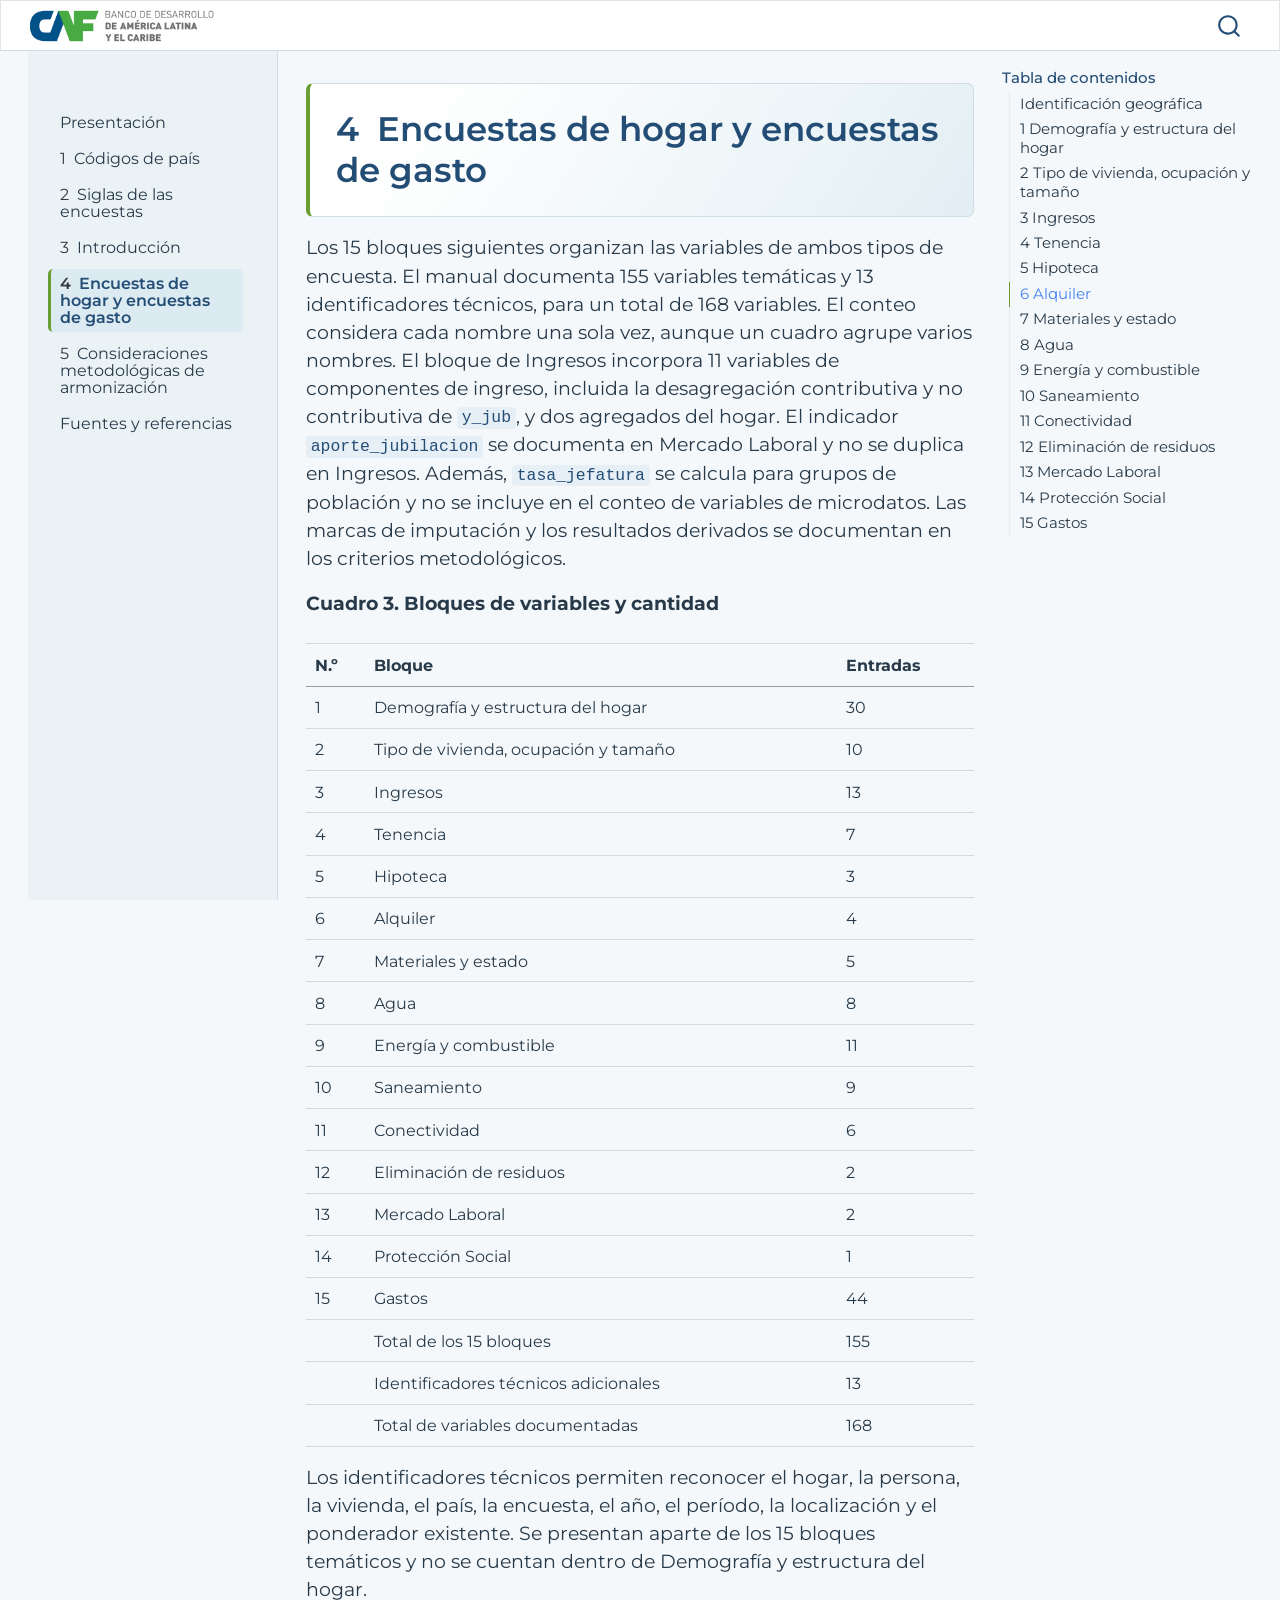
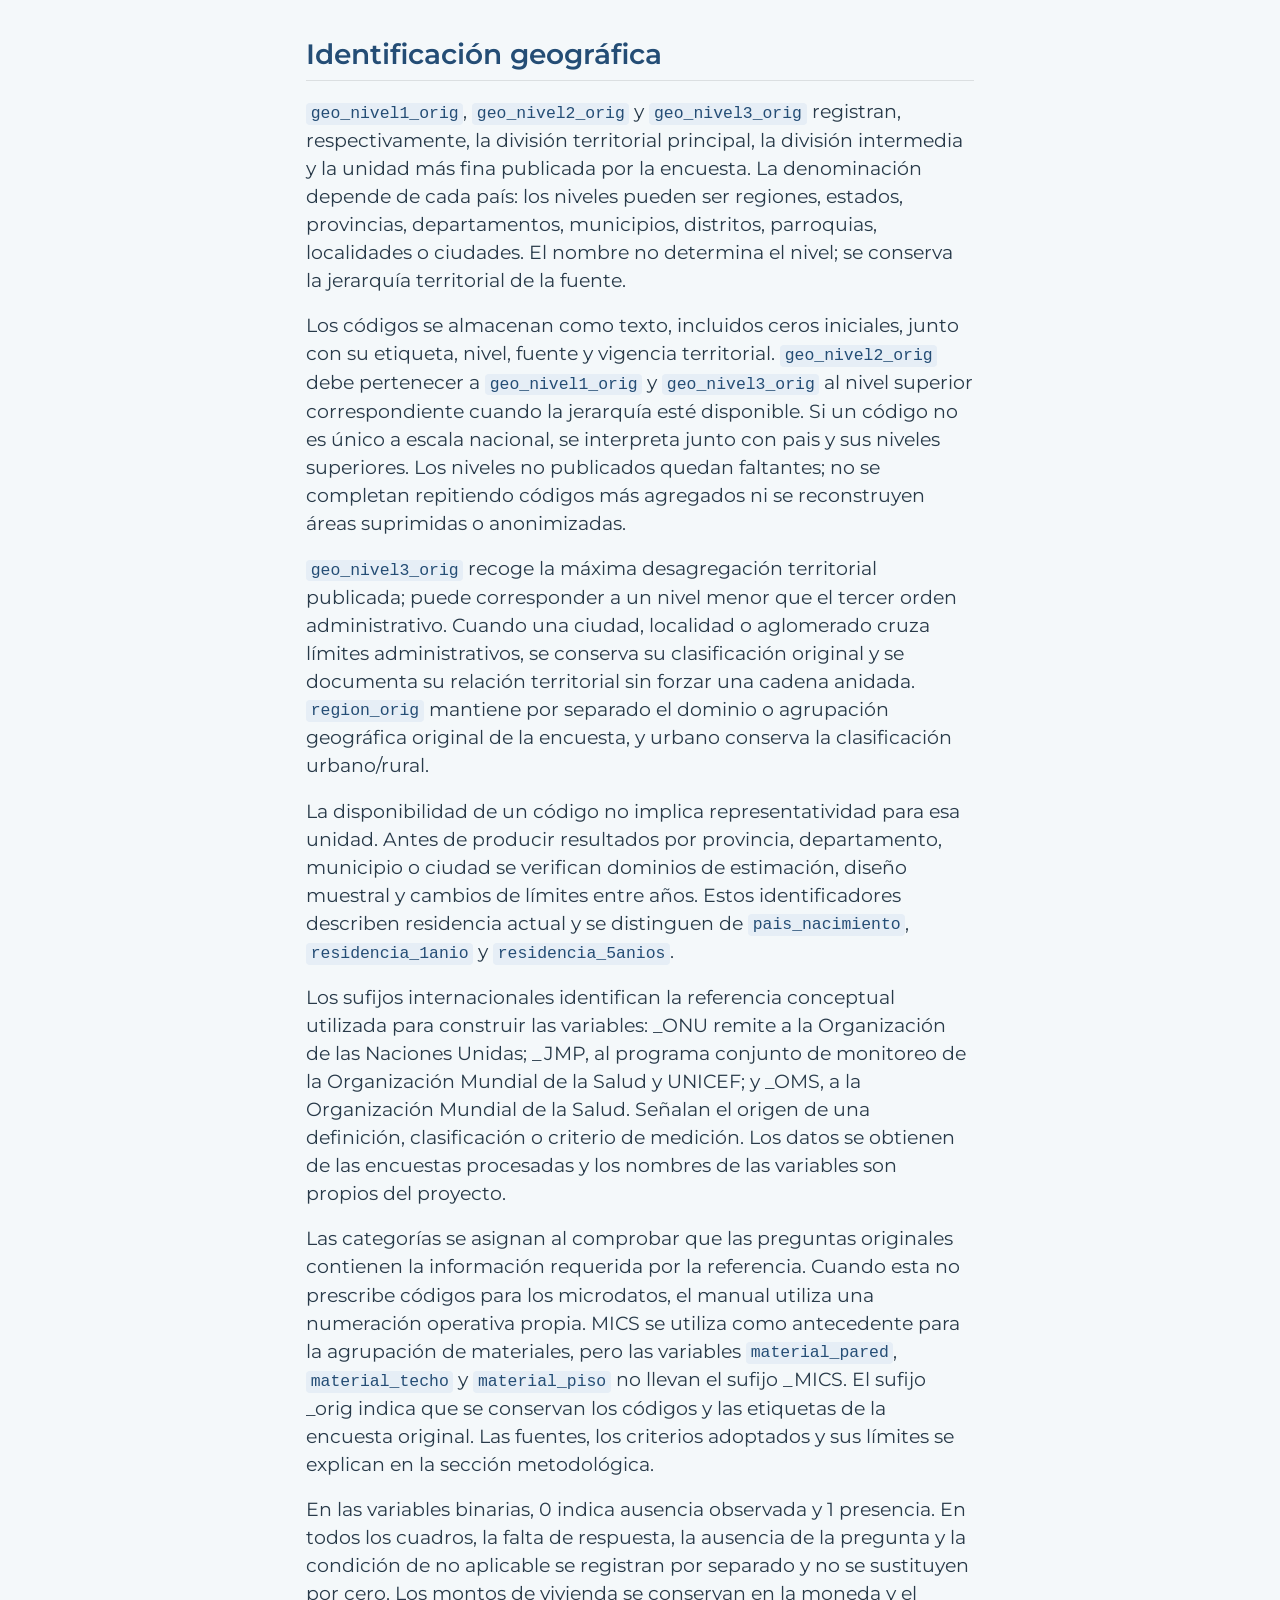
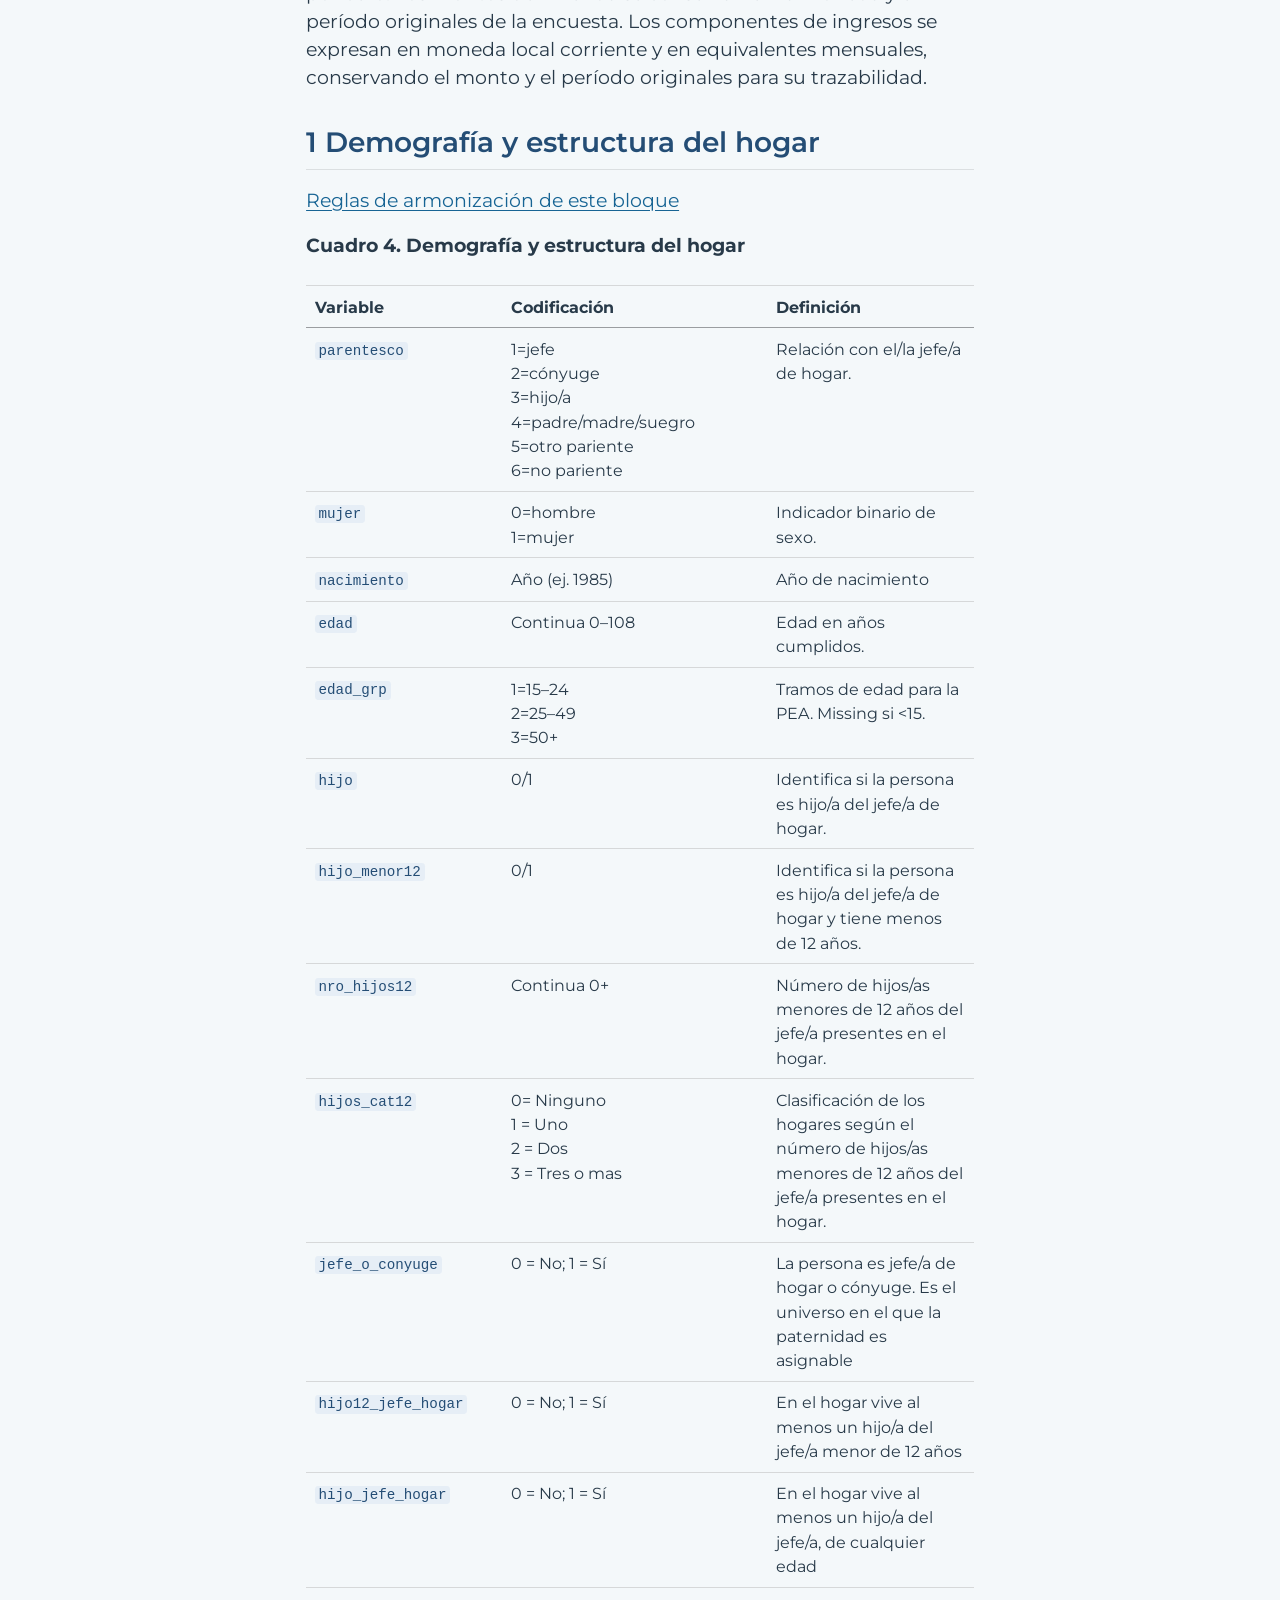
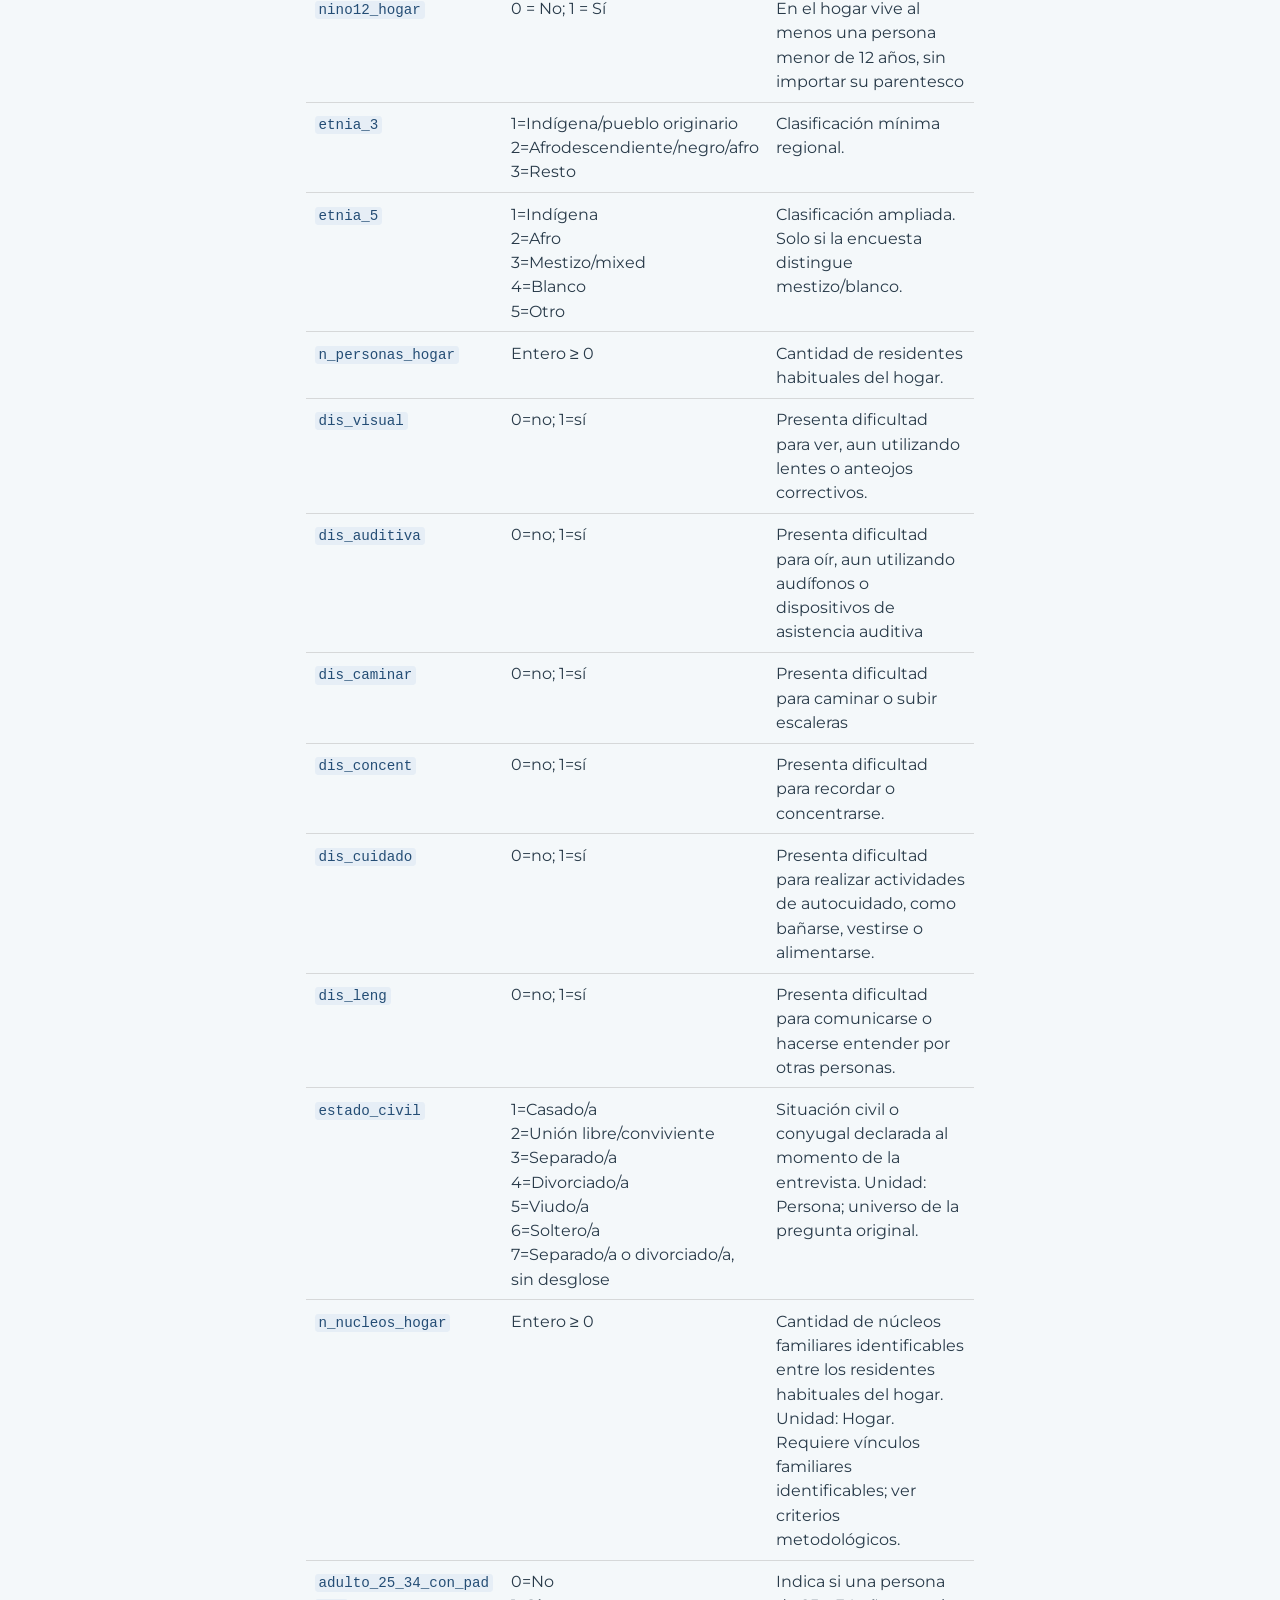
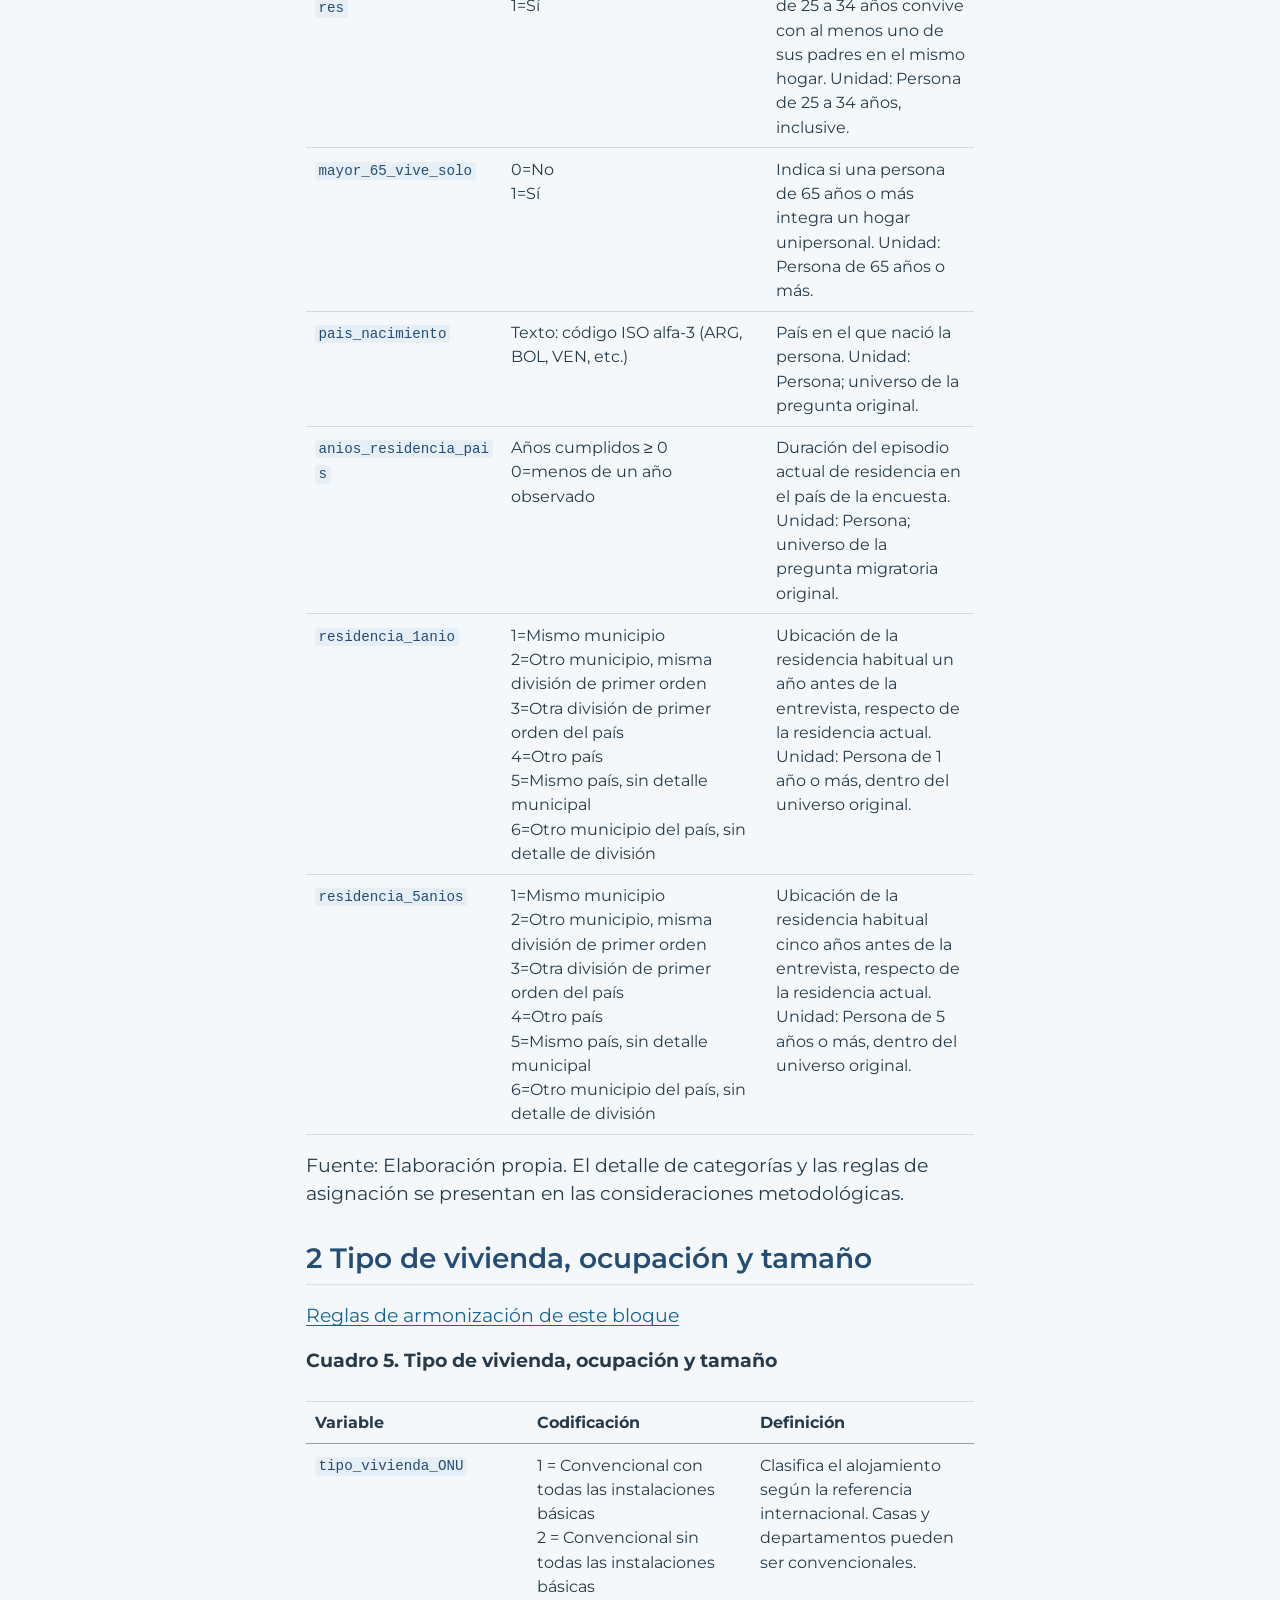
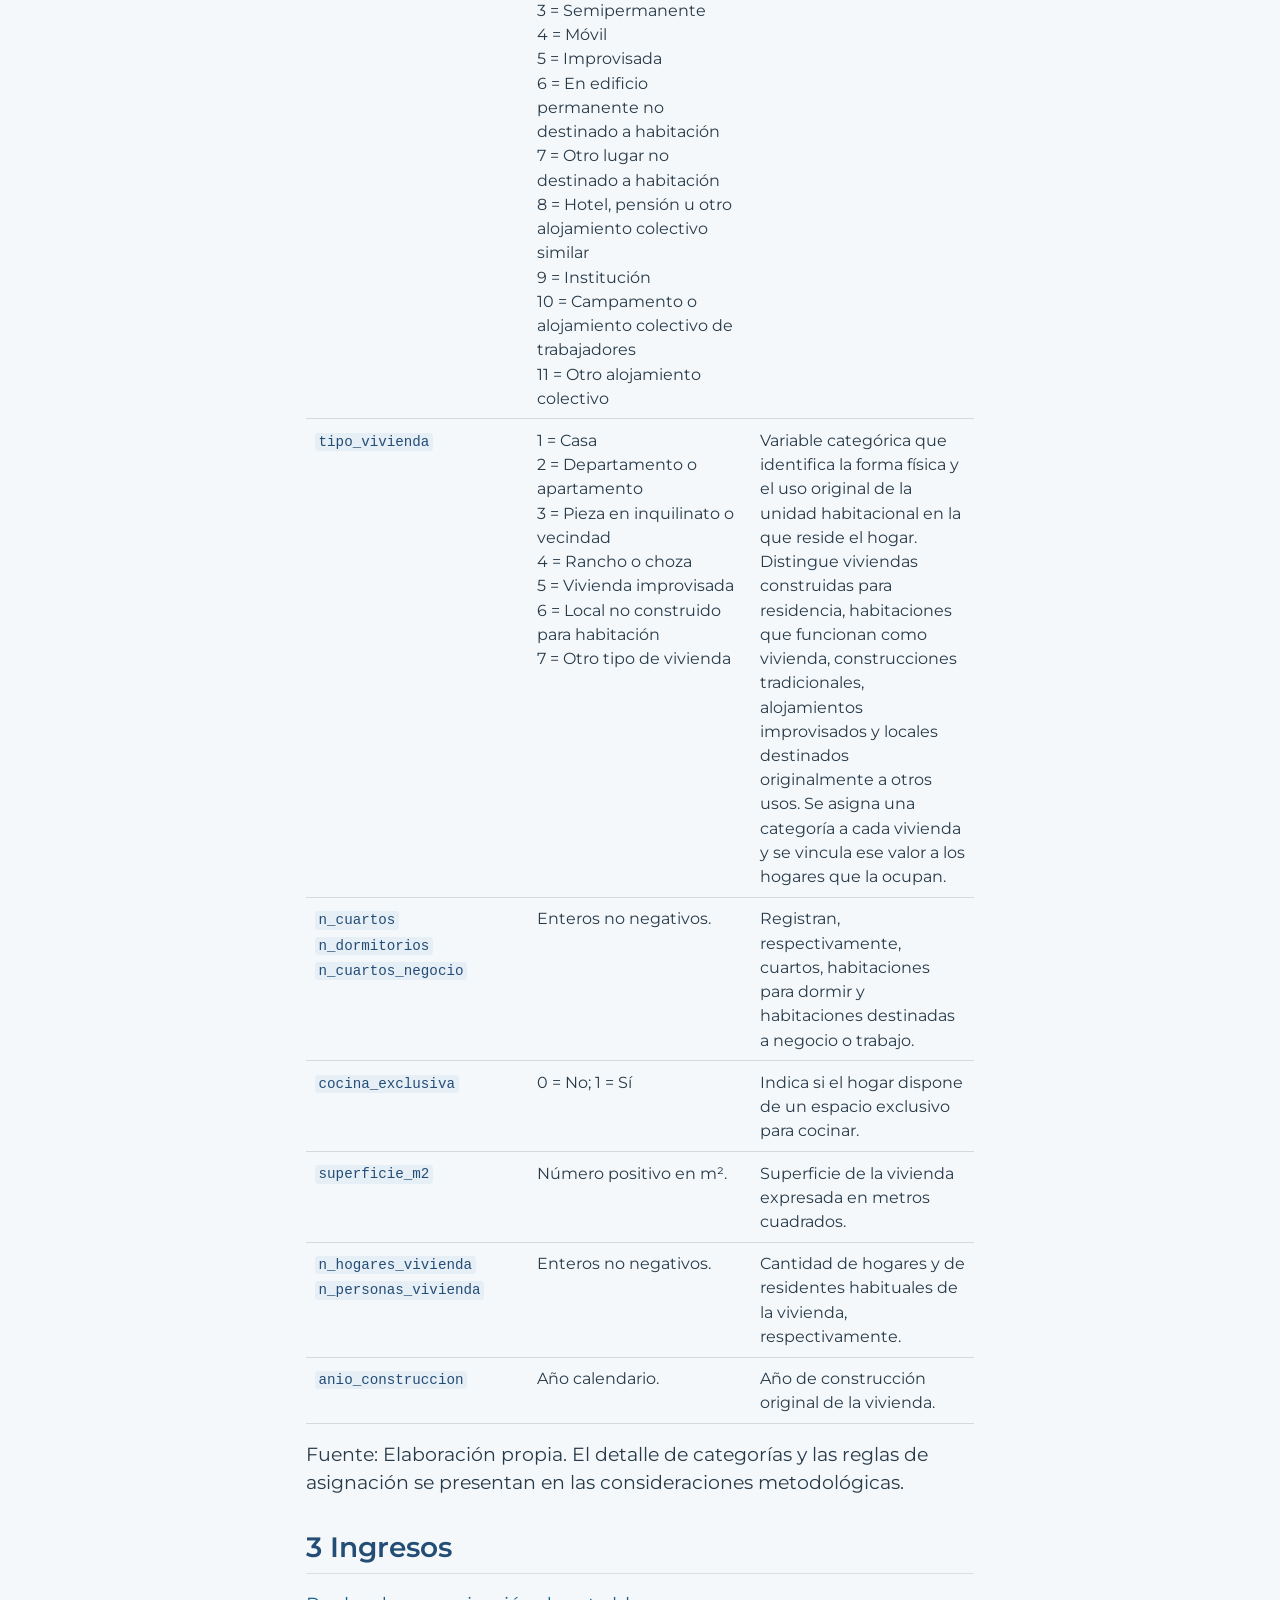
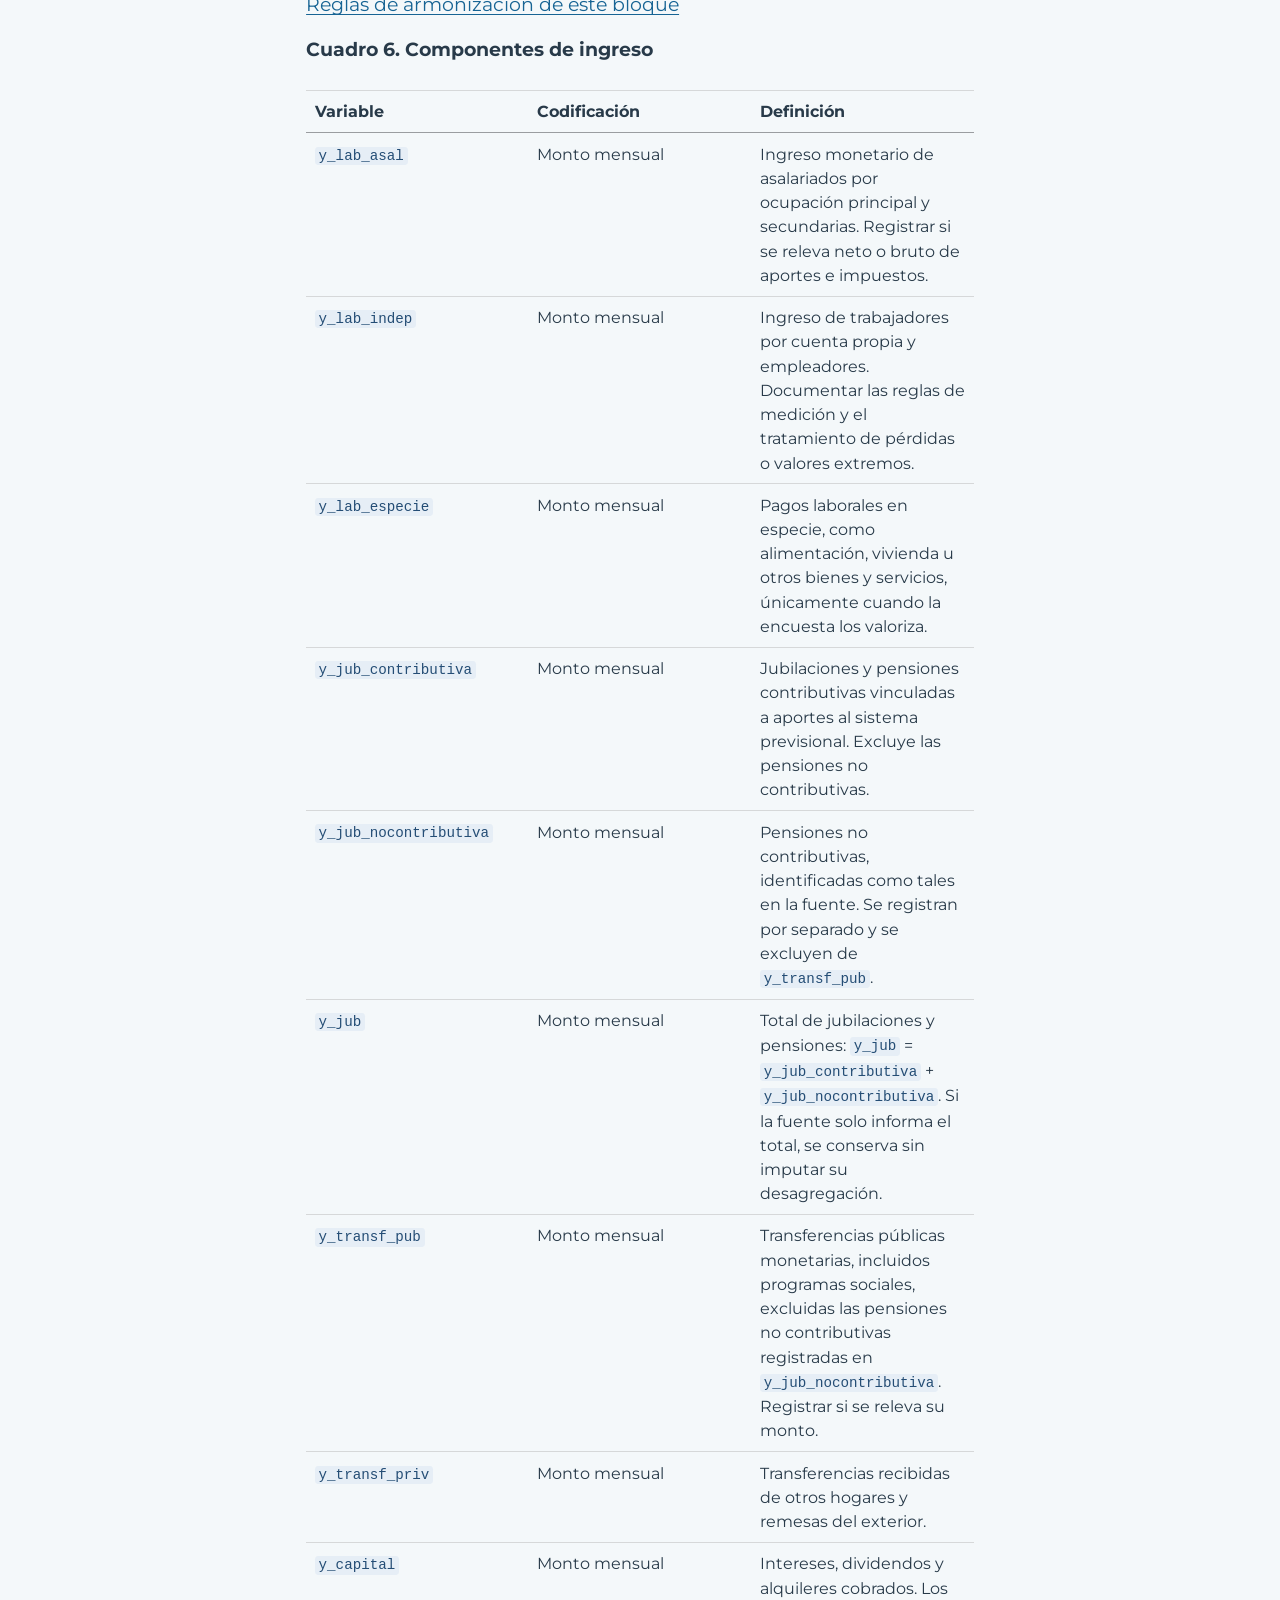
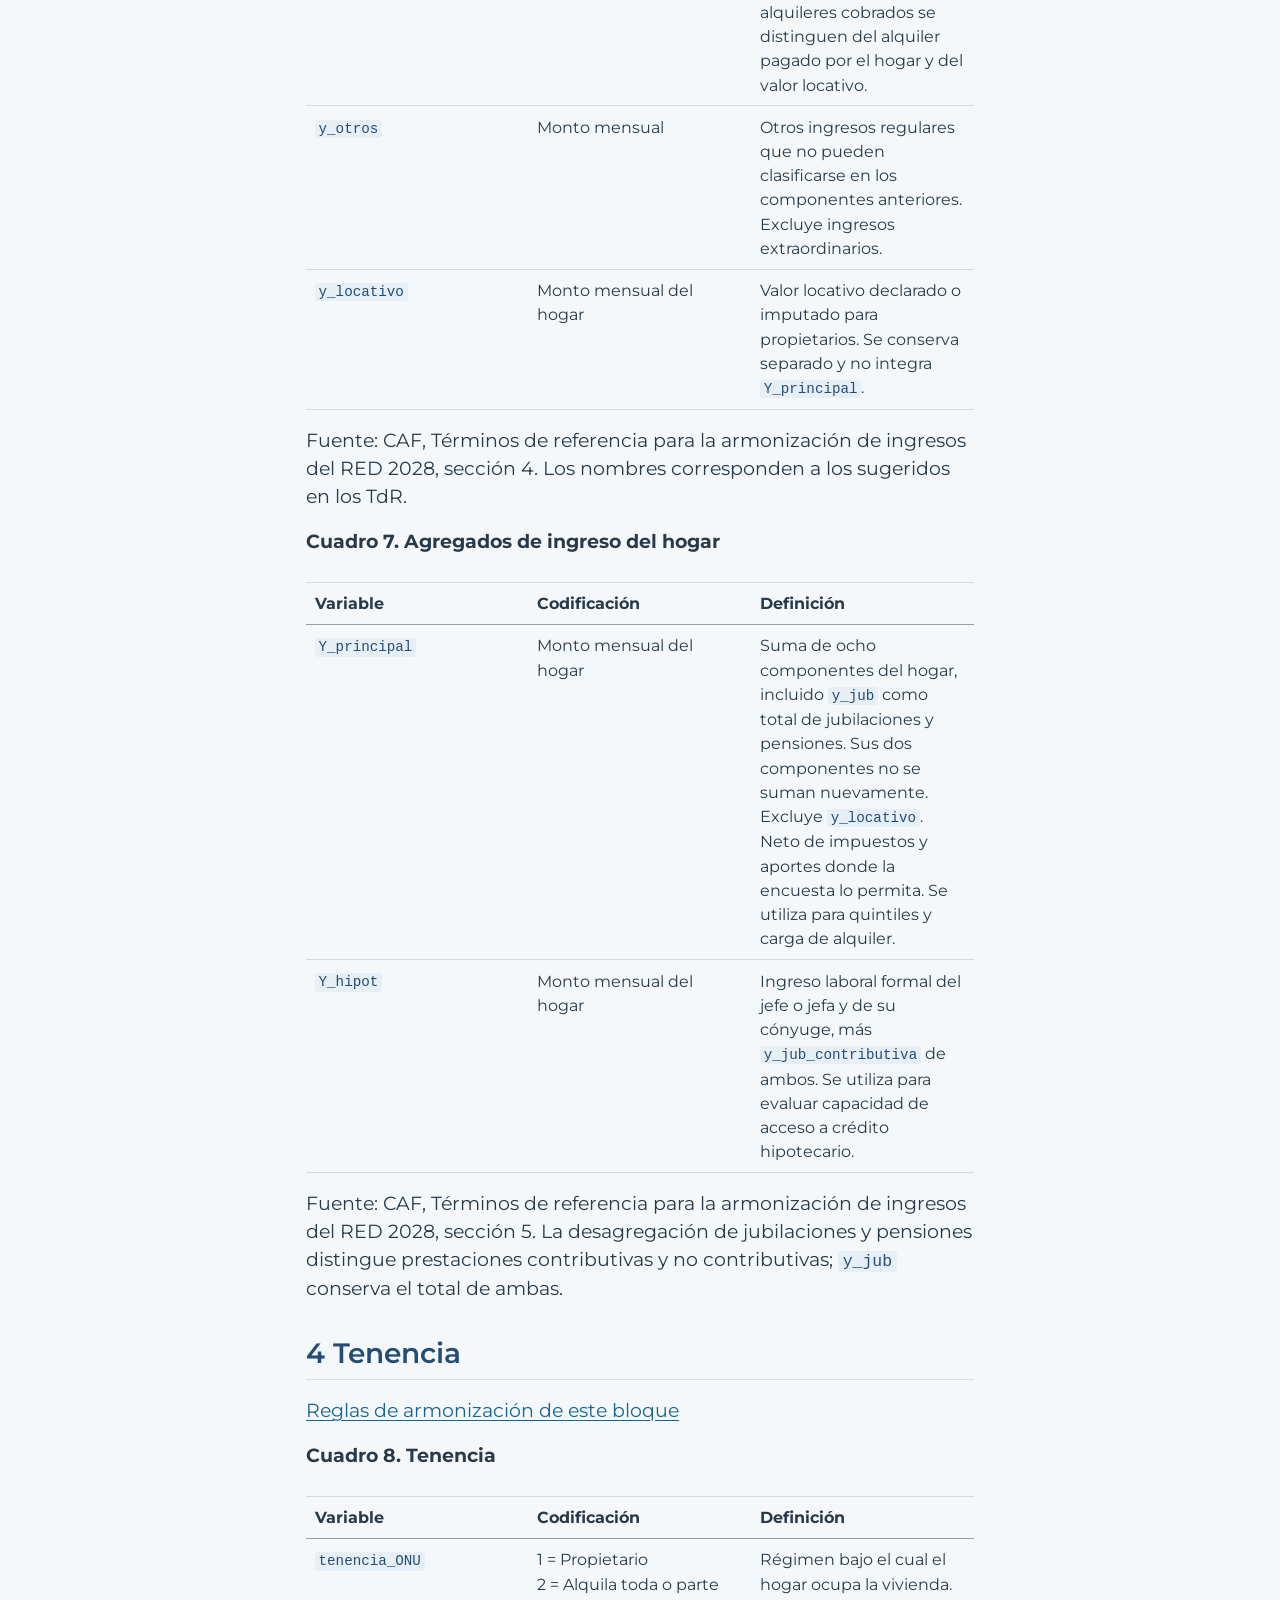
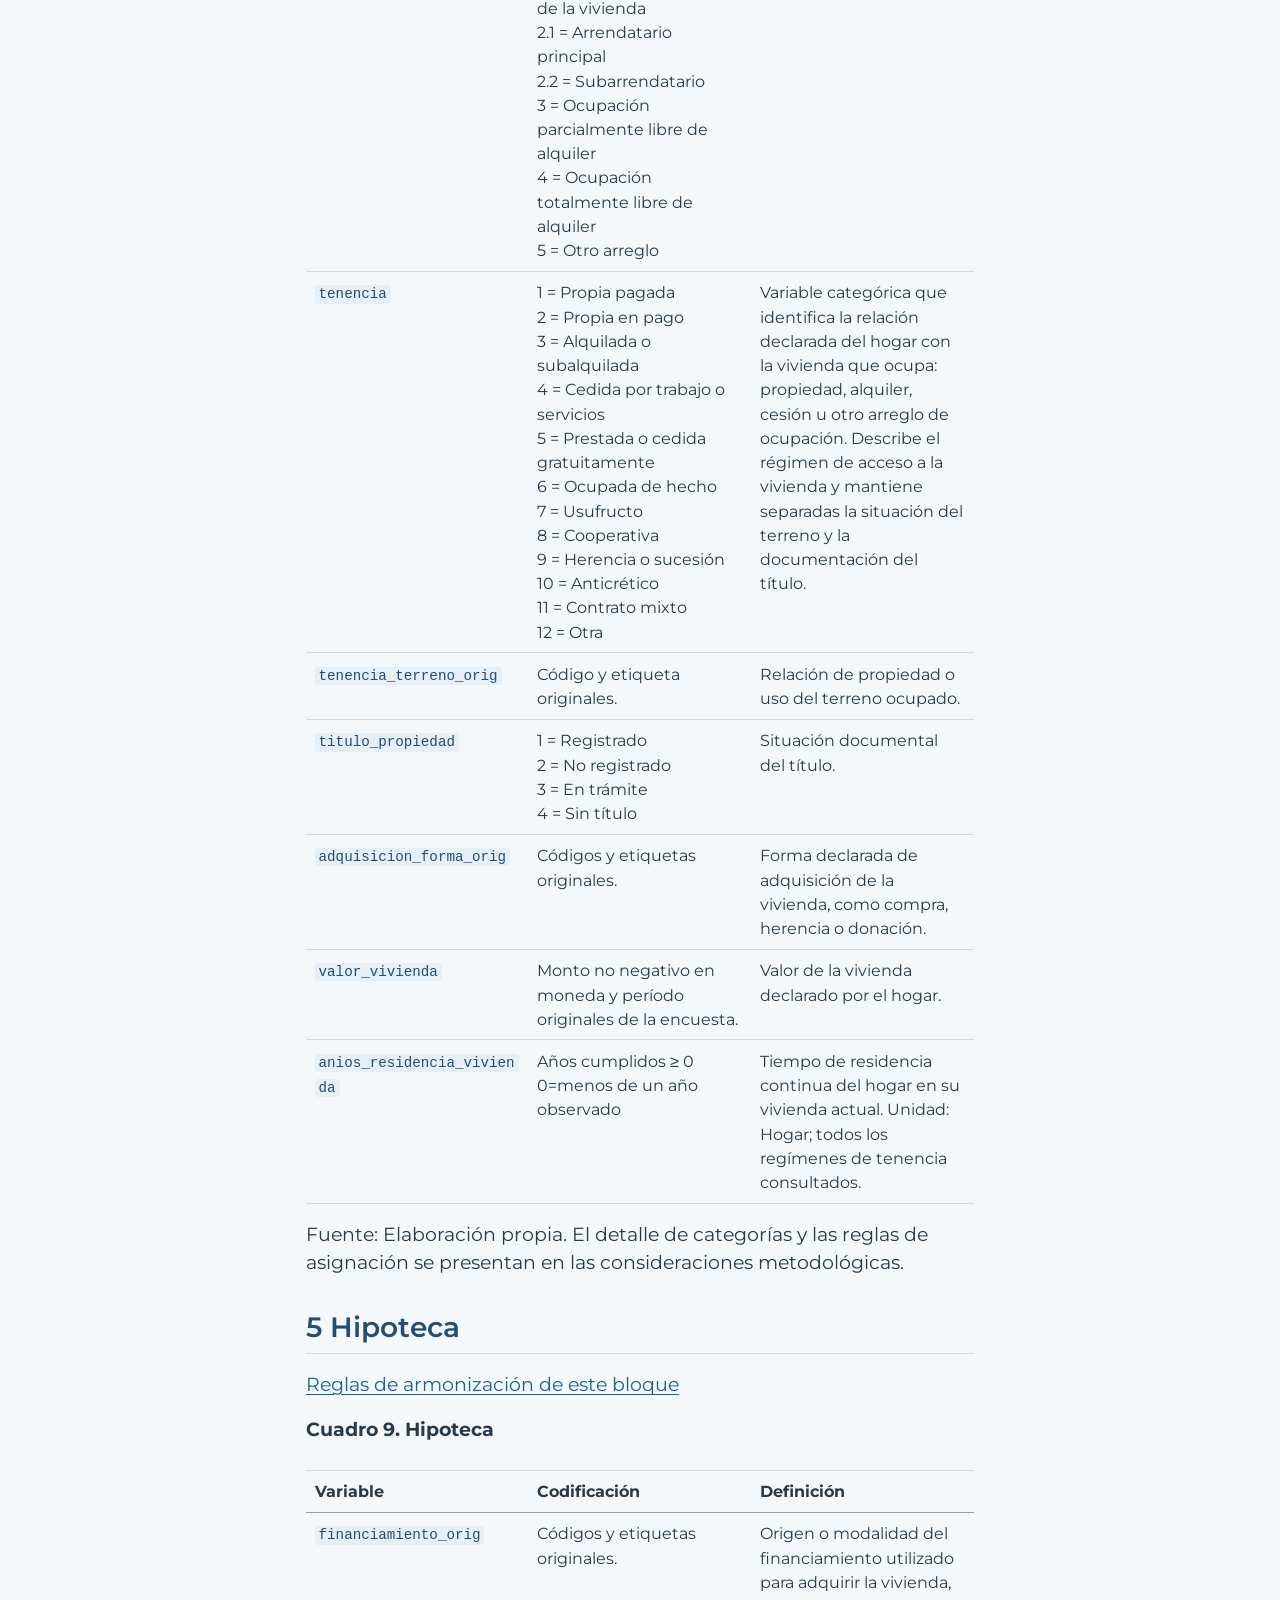
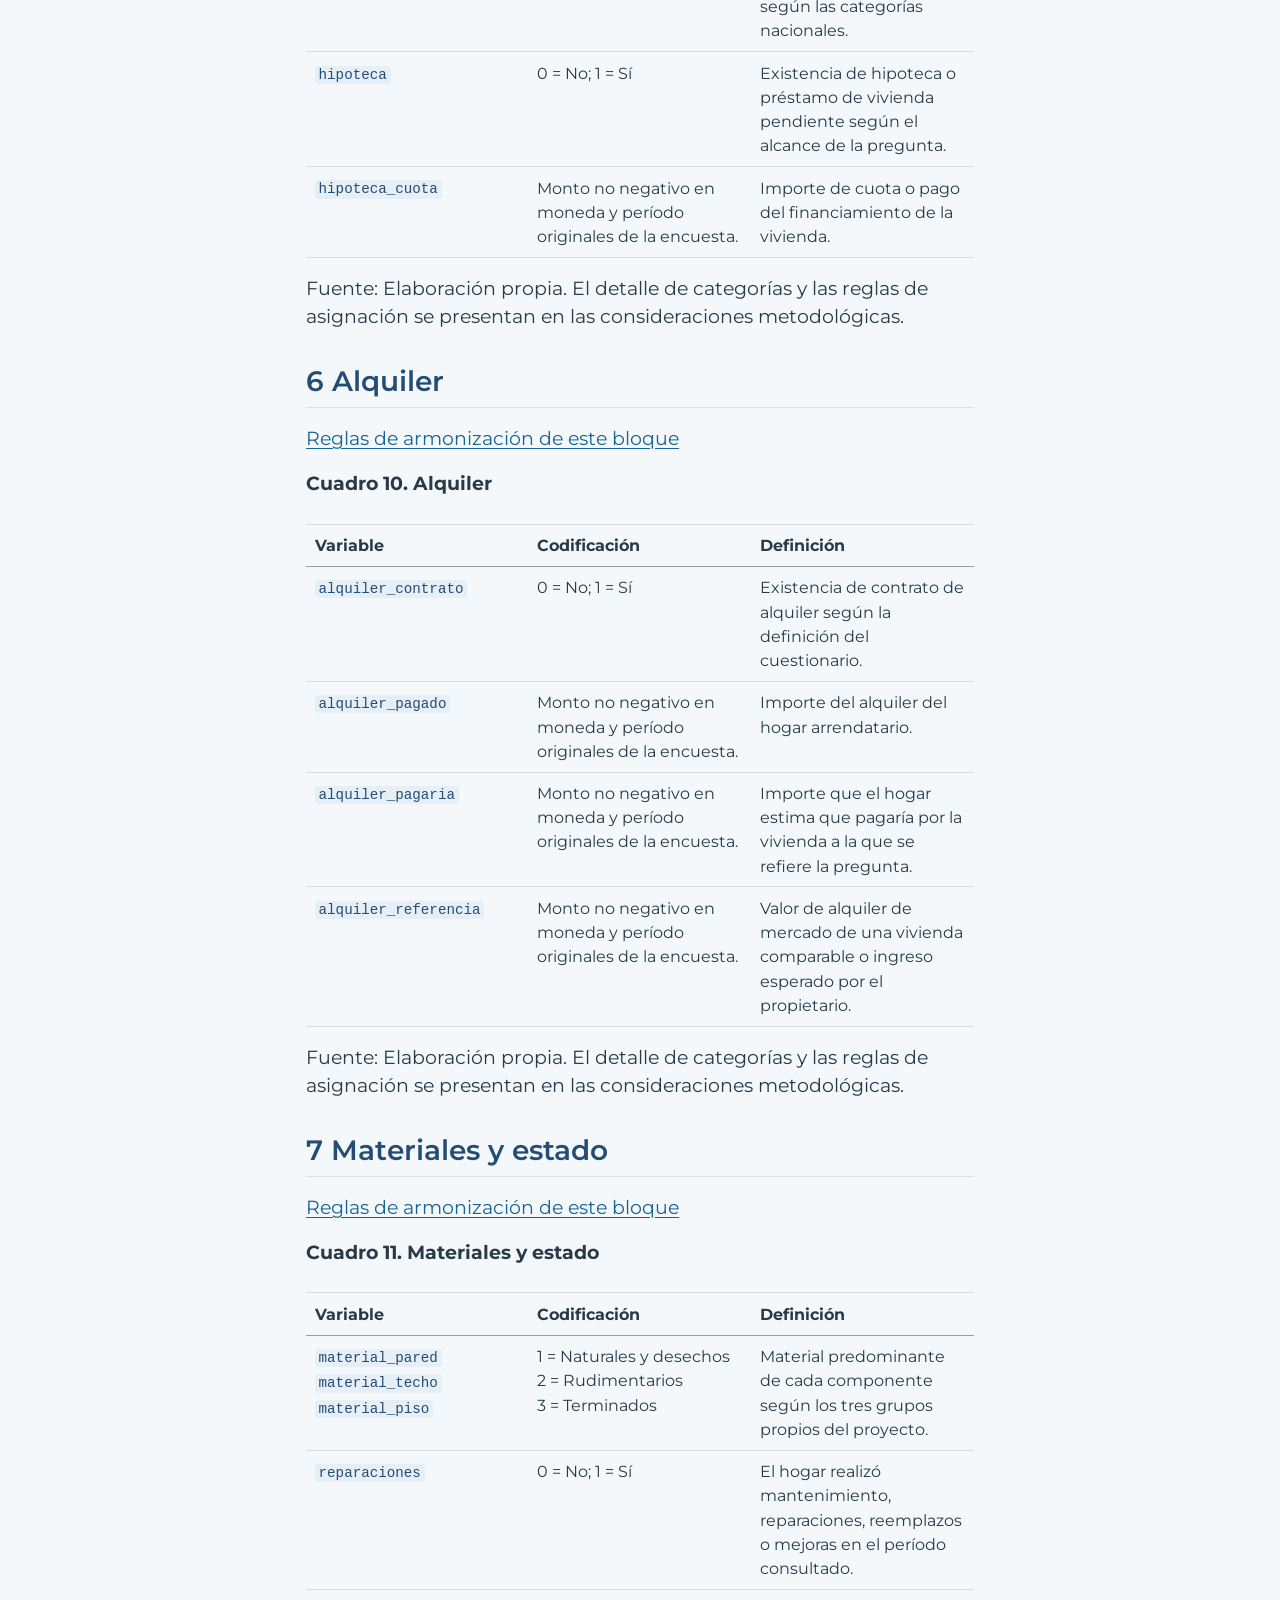
<file: chapters/02-encuestas-y-variables.html>
<!DOCTYPE html>
<html xmlns="http://www.w3.org/1999/xhtml" lang="es" xml:lang="es"><head>

<meta charset="utf-8">
<meta name="generator" content="quarto-1.8.25">

<meta name="viewport" content="width=device-width, initial-scale=1.0, user-scalable=yes">


<title>4&nbsp; Encuestas de hogar y encuestas de gasto – Manual metodológico RED28</title>
<style>
code{white-space: pre-wrap;}
span.smallcaps{font-variant: small-caps;}
div.columns{display: flex; gap: min(4vw, 1.5em);}
div.column{flex: auto; overflow-x: auto;}
div.hanging-indent{margin-left: 1.5em; text-indent: -1.5em;}
ul.task-list{list-style: none;}
ul.task-list li input[type="checkbox"] {
  width: 0.8em;
  margin: 0 0.8em 0.2em -1em; /* quarto-specific, see https://github.com/quarto-dev/quarto-cli/issues/4556 */ 
  vertical-align: middle;
}
</style>


<script src="../site_libs/quarto-nav/quarto-nav.js"></script>
<script src="../site_libs/clipboard/clipboard.min.js"></script>
<script src="../site_libs/quarto-search/autocomplete.umd.js"></script>
<script src="../site_libs/quarto-search/fuse.min.js"></script>
<script src="../site_libs/quarto-search/quarto-search.js"></script>
<meta name="quarto:offset" content="../">
<link href="../chapters/03-consideraciones-metodologicas.html" rel="next">
<link href="../chapters/01-introduccion.html" rel="prev">
<script src="../site_libs/quarto-html/quarto.js" type="module"></script>
<script src="../site_libs/quarto-html/tabsets/tabsets.js" type="module"></script>
<script src="../site_libs/quarto-html/axe/axe-check.js" type="module"></script>
<script src="../site_libs/quarto-html/popper.min.js"></script>
<script src="../site_libs/quarto-html/tippy.umd.min.js"></script>
<script src="../site_libs/quarto-html/anchor.min.js"></script>
<link href="../site_libs/quarto-html/tippy.css" rel="stylesheet">
<link href="../site_libs/quarto-html/quarto-syntax-highlighting-7b89279ff1a6dce999919e0e67d4d9ec.css" rel="stylesheet" id="quarto-text-highlighting-styles">
<script src="../site_libs/bootstrap/bootstrap.min.js"></script>
<link href="../site_libs/bootstrap/bootstrap-icons.css" rel="stylesheet">
<link href="../site_libs/bootstrap/bootstrap-7b10a32f54b3580059b1fe00f8f34fea.min.css" rel="stylesheet" append-hash="true" id="quarto-bootstrap" data-mode="light">
<script id="quarto-search-options" type="application/json">{
  "location": "navbar",
  "copy-button": false,
  "collapse-after": 3,
  "panel-placement": "end",
  "type": "overlay",
  "limit": 50,
  "keyboard-shortcut": [
    "f",
    "/",
    "s"
  ],
  "show-item-context": false,
  "language": {
    "search-no-results-text": "No se han encontrado resultados",
    "search-matching-documents-text": "documentos encontrados",
    "search-copy-link-title": "Copiar el enlace en la búsqueda",
    "search-hide-matches-text": "Ocultar resultados adicionales",
    "search-more-match-text": "resultado adicional en este documento",
    "search-more-matches-text": "resultados adicionales en este documento",
    "search-clear-button-title": "Borrar",
    "search-text-placeholder": "",
    "search-detached-cancel-button-title": "Cancelar",
    "search-submit-button-title": "Enviar",
    "search-label": "Buscar"
  }
}</script>


<link rel="stylesheet" href="../styles.css">
</head>

<body class="nav-sidebar floating nav-fixed quarto-light">

<div id="quarto-search-results"></div>
  <header id="quarto-header" class="headroom fixed-top">
    <nav class="navbar navbar-expand " data-bs-theme="dark">
      <div class="navbar-container container-fluid">
      <div class="navbar-brand-container mx-auto">
    <a href="../index.html" class="navbar-brand navbar-brand-logo">
    <img src="../images/logo-caf.png" alt="CAF — Banco de Desarrollo de América Latina y el Caribe" class="navbar-logo light-content">
    <img src="../images/logo-caf.png" alt="CAF — Banco de Desarrollo de América Latina y el Caribe" class="navbar-logo dark-content">
    </a>
  </div>
        <div class="quarto-navbar-tools tools-end">
</div>
          <div id="quarto-search" class="" title="Buscar"></div>
      </div> <!-- /container-fluid -->
    </nav>
  <nav class="quarto-secondary-nav">
    <div class="container-fluid d-flex">
      <button type="button" class="quarto-btn-toggle btn" data-bs-toggle="collapse" role="button" data-bs-target=".quarto-sidebar-collapse-item" aria-controls="quarto-sidebar" aria-expanded="false" aria-label="Alternar barra lateral" onclick="if (window.quartoToggleHeadroom) { window.quartoToggleHeadroom(); }">
        <i class="bi bi-layout-text-sidebar-reverse"></i>
      </button>
        <nav class="quarto-page-breadcrumbs" aria-label="breadcrumb"><ol class="breadcrumb"><li class="breadcrumb-item"><a href="../chapters/02-encuestas-y-variables.html"><span class="chapter-number">4</span>&nbsp; <span class="chapter-title">Encuestas de hogar y encuestas de gasto</span></a></li></ol></nav>
        <a class="flex-grow-1" role="navigation" data-bs-toggle="collapse" data-bs-target=".quarto-sidebar-collapse-item" aria-controls="quarto-sidebar" aria-expanded="false" aria-label="Alternar barra lateral" onclick="if (window.quartoToggleHeadroom) { window.quartoToggleHeadroom(); }">      
        </a>
    </div>
  </nav>
</header>
<!-- content -->
<div id="quarto-content" class="quarto-container page-columns page-rows-contents page-layout-article page-navbar">
<!-- sidebar -->
  <nav id="quarto-sidebar" class="sidebar collapse collapse-horizontal quarto-sidebar-collapse-item sidebar-navigation floating overflow-auto">
    <div class="pt-lg-2 mt-2 text-left sidebar-header sidebar-header-stacked">
      <a href="../index.html" class="sidebar-logo-link">
      </a>
      </div>
    <div class="sidebar-menu-container"> 
    <ul class="list-unstyled mt-1">
        <li class="sidebar-item">
  <div class="sidebar-item-container"> 
  <a href="../index.html" class="sidebar-item-text sidebar-link">
 <span class="menu-text">Presentación</span></a>
  </div>
</li>
        <li class="sidebar-item">
  <div class="sidebar-item-container"> 
  <a href="../chapters/capitulo-codigos-de-pais.html" class="sidebar-item-text sidebar-link">
 <span class="menu-text"><span class="chapter-number">1</span>&nbsp; <span class="chapter-title">Códigos de país</span></span></a>
  </div>
</li>
        <li class="sidebar-item">
  <div class="sidebar-item-container"> 
  <a href="../chapters/capitulo-siglas-de-las-encuestas.html" class="sidebar-item-text sidebar-link">
 <span class="menu-text"><span class="chapter-number">2</span>&nbsp; <span class="chapter-title">Siglas de las encuestas</span></span></a>
  </div>
</li>
        <li class="sidebar-item">
  <div class="sidebar-item-container"> 
  <a href="../chapters/01-introduccion.html" class="sidebar-item-text sidebar-link">
 <span class="menu-text"><span class="chapter-number">3</span>&nbsp; <span class="chapter-title">Introducción</span></span></a>
  </div>
</li>
        <li class="sidebar-item">
  <div class="sidebar-item-container"> 
  <a href="../chapters/02-encuestas-y-variables.html" class="sidebar-item-text sidebar-link active">
 <span class="menu-text"><span class="chapter-number">4</span>&nbsp; <span class="chapter-title">Encuestas de hogar y encuestas de gasto</span></span></a>
  </div>
</li>
        <li class="sidebar-item">
  <div class="sidebar-item-container"> 
  <a href="../chapters/03-consideraciones-metodologicas.html" class="sidebar-item-text sidebar-link">
 <span class="menu-text"><span class="chapter-number">5</span>&nbsp; <span class="chapter-title">Consideraciones metodológicas de armonización</span></span></a>
  </div>
</li>
        <li class="sidebar-item">
  <div class="sidebar-item-container"> 
  <a href="../chapters/04-fuentes-y-referencias.html" class="sidebar-item-text sidebar-link">
 <span class="menu-text">Fuentes y referencias</span></a>
  </div>
</li>
    </ul>
    </div>
</nav>
<div id="quarto-sidebar-glass" class="quarto-sidebar-collapse-item" data-bs-toggle="collapse" data-bs-target=".quarto-sidebar-collapse-item"></div>
<!-- margin-sidebar -->
    <div id="quarto-margin-sidebar" class="sidebar margin-sidebar">
        <nav id="TOC" role="doc-toc" class="toc-active">
    <h2 id="toc-title">Tabla de contenidos</h2>
   
  <ul class="collapse">
  <li><a href="#identificación-geográfica" id="toc-identificación-geográfica" class="nav-link active" data-scroll-target="#identificación-geográfica">Identificación geográfica</a></li>
  <li><a href="#demografía-y-estructura-del-hogar" id="toc-demografía-y-estructura-del-hogar" class="nav-link" data-scroll-target="#demografía-y-estructura-del-hogar">1 Demografía y estructura del hogar</a></li>
  <li><a href="#tipo-de-vivienda-ocupación-y-tamaño" id="toc-tipo-de-vivienda-ocupación-y-tamaño" class="nav-link" data-scroll-target="#tipo-de-vivienda-ocupación-y-tamaño">2 Tipo de vivienda, ocupación y tamaño</a></li>
  <li><a href="#ingresos" id="toc-ingresos" class="nav-link" data-scroll-target="#ingresos">3 Ingresos</a></li>
  <li><a href="#tenencia" id="toc-tenencia" class="nav-link" data-scroll-target="#tenencia">4 Tenencia</a></li>
  <li><a href="#hipoteca" id="toc-hipoteca" class="nav-link" data-scroll-target="#hipoteca">5 Hipoteca</a></li>
  <li><a href="#alquiler" id="toc-alquiler" class="nav-link" data-scroll-target="#alquiler">6 Alquiler</a></li>
  <li><a href="#materiales-y-estado" id="toc-materiales-y-estado" class="nav-link" data-scroll-target="#materiales-y-estado">7 Materiales y estado</a></li>
  <li><a href="#agua" id="toc-agua" class="nav-link" data-scroll-target="#agua">8 Agua</a></li>
  <li><a href="#energía-y-combustible" id="toc-energía-y-combustible" class="nav-link" data-scroll-target="#energía-y-combustible">9 Energía y combustible</a></li>
  <li><a href="#saneamiento" id="toc-saneamiento" class="nav-link" data-scroll-target="#saneamiento">10 Saneamiento</a></li>
  <li><a href="#conectividad" id="toc-conectividad" class="nav-link" data-scroll-target="#conectividad">11 Conectividad</a></li>
  <li><a href="#eliminación-de-residuos" id="toc-eliminación-de-residuos" class="nav-link" data-scroll-target="#eliminación-de-residuos">12 Eliminación de residuos</a></li>
  <li><a href="#mercado-laboral" id="toc-mercado-laboral" class="nav-link" data-scroll-target="#mercado-laboral">13 Mercado Laboral</a></li>
  <li><a href="#protección-social" id="toc-protección-social" class="nav-link" data-scroll-target="#protección-social">14 Protección Social</a></li>
  <li><a href="#gastos" id="toc-gastos" class="nav-link" data-scroll-target="#gastos">15 Gastos</a></li>
  </ul>
</nav>
    </div>
<!-- main -->
<main class="content" id="quarto-document-content">

<header id="title-block-header" class="quarto-title-block default">
<div class="quarto-title">
<h1 class="title"><span class="chapter-number">4</span>&nbsp; <span class="chapter-title">Encuestas de hogar y encuestas de gasto</span></h1>
</div>



<div class="quarto-title-meta">

    
  
    
  </div>
  


</header>


<p>Los 15 bloques siguientes organizan las variables de ambos tipos de encuesta. El manual documenta 155 variables temáticas y 13 identificadores técnicos, para un total de 168 variables. El conteo considera cada nombre una sola vez, aunque un cuadro agrupe varios nombres. El bloque de Ingresos incorpora 11 variables de componentes de ingreso, incluida la desagregación contributiva y no contributiva de <code class="red28-variable">y_jub</code>, y dos agregados del hogar. El indicador <code class="red28-variable">aporte_jubilacion</code> se documenta en Mercado Laboral y no se duplica en Ingresos. Además, <code class="red28-variable">tasa_jefatura</code> se calcula para grupos de población y no se incluye en el conteo de variables de microdatos. Las marcas de imputación y los resultados derivados se documentan en los criterios metodológicos.</p>
<p><strong>Cuadro 3. Bloques de variables y cantidad</strong></p>
<div class="table-responsive">
<table class="caption-top table">
<thead>
<tr class="header">
<th>N.º</th>
<th>Bloque</th>
<th>Entradas</th>
</tr>
</thead>
<tbody>
<tr class="odd">
<td>1</td>
<td>Demografía y estructura del hogar</td>
<td>30</td>
</tr>
<tr class="even">
<td>2</td>
<td>Tipo de vivienda, ocupación y tamaño</td>
<td>10</td>
</tr>
<tr class="odd">
<td>3</td>
<td>Ingresos</td>
<td>13</td>
</tr>
<tr class="even">
<td>4</td>
<td>Tenencia</td>
<td>7</td>
</tr>
<tr class="odd">
<td>5</td>
<td>Hipoteca</td>
<td>3</td>
</tr>
<tr class="even">
<td>6</td>
<td>Alquiler</td>
<td>4</td>
</tr>
<tr class="odd">
<td>7</td>
<td>Materiales y estado</td>
<td>5</td>
</tr>
<tr class="even">
<td>8</td>
<td>Agua</td>
<td>8</td>
</tr>
<tr class="odd">
<td>9</td>
<td>Energía y combustible</td>
<td>11</td>
</tr>
<tr class="even">
<td>10</td>
<td>Saneamiento</td>
<td>9</td>
</tr>
<tr class="odd">
<td>11</td>
<td>Conectividad</td>
<td>6</td>
</tr>
<tr class="even">
<td>12</td>
<td>Eliminación de residuos</td>
<td>2</td>
</tr>
<tr class="odd">
<td>13</td>
<td>Mercado Laboral</td>
<td>2</td>
</tr>
<tr class="even">
<td>14</td>
<td>Protección Social</td>
<td>1</td>
</tr>
<tr class="odd">
<td>15</td>
<td>Gastos</td>
<td>44</td>
</tr>
<tr class="even">
<td></td>
<td>Total de los 15 bloques</td>
<td>155</td>
</tr>
<tr class="odd">
<td></td>
<td>Identificadores técnicos adicionales</td>
<td>13</td>
</tr>
<tr class="even">
<td></td>
<td>Total de variables documentadas</td>
<td>168</td>
</tr>
</tbody>
</table>
</div>
<p>Los identificadores técnicos permiten reconocer el hogar, la persona, la vivienda, el país, la encuesta, el año, el período, la localización y el ponderador existente. Se presentan aparte de los 15 bloques temáticos y no se cuentan dentro de Demografía y estructura del hogar.</p>
<section id="identificación-geográfica" class="level2">
<h2 class="anchored" data-anchor-id="identificación-geográfica">Identificación geográfica</h2>
<p><code class="red28-variable">geo_nivel1_orig</code>, <code class="red28-variable">geo_nivel2_orig</code> y <code class="red28-variable">geo_nivel3_orig</code> registran, respectivamente, la división territorial principal, la división intermedia y la unidad más fina publicada por la encuesta. La denominación depende de cada país: los niveles pueden ser regiones, estados, provincias, departamentos, municipios, distritos, parroquias, localidades o ciudades. El nombre no determina el nivel; se conserva la jerarquía territorial de la fuente.</p>
<p>Los códigos se almacenan como texto, incluidos ceros iniciales, junto con su etiqueta, nivel, fuente y vigencia territorial. <code class="red28-variable">geo_nivel2_orig</code> debe pertenecer a <code class="red28-variable">geo_nivel1_orig</code> y <code class="red28-variable">geo_nivel3_orig</code> al nivel superior correspondiente cuando la jerarquía esté disponible. Si un código no es único a escala nacional, se interpreta junto con pais y sus niveles superiores. Los niveles no publicados quedan faltantes; no se completan repitiendo códigos más agregados ni se reconstruyen áreas suprimidas o anonimizadas.</p>
<p><code class="red28-variable">geo_nivel3_orig</code> recoge la máxima desagregación territorial publicada; puede corresponder a un nivel menor que el tercer orden administrativo. Cuando una ciudad, localidad o aglomerado cruza límites administrativos, se conserva su clasificación original y se documenta su relación territorial sin forzar una cadena anidada. <code class="red28-variable">region_orig</code> mantiene por separado el dominio o agrupación geográfica original de la encuesta, y urbano conserva la clasificación urbano/rural.</p>
<p>La disponibilidad de un código no implica representatividad para esa unidad. Antes de producir resultados por provincia, departamento, municipio o ciudad se verifican dominios de estimación, diseño muestral y cambios de límites entre años. Estos identificadores describen residencia actual y se distinguen de <code class="red28-variable">pais_nacimiento</code>, <code class="red28-variable">residencia_1anio</code> y <code class="red28-variable">residencia_5anios</code>.</p>
<p>Los sufijos internacionales identifican la referencia conceptual utilizada para construir las variables: _ONU remite a la Organización de las Naciones Unidas; _JMP, al programa conjunto de monitoreo de la Organización Mundial de la Salud y UNICEF; y _OMS, a la Organización Mundial de la Salud. Señalan el origen de una definición, clasificación o criterio de medición. Los datos se obtienen de las encuestas procesadas y los nombres de las variables son propios del proyecto.</p>
<p>Las categorías se asignan al comprobar que las preguntas originales contienen la información requerida por la referencia. Cuando esta no prescribe códigos para los microdatos, el manual utiliza una numeración operativa propia. MICS se utiliza como antecedente para la agrupación de materiales, pero las variables <code class="red28-variable">material_pared</code>, <code class="red28-variable">material_techo</code> y <code class="red28-variable">material_piso</code> no llevan el sufijo _MICS. El sufijo _orig indica que se conservan los códigos y las etiquetas de la encuesta original. Las fuentes, los criterios adoptados y sus límites se explican en la sección metodológica.</p>
<p>En las variables binarias, 0 indica ausencia observada y 1 presencia. En todos los cuadros, la falta de respuesta, la ausencia de la pregunta y la condición de no aplicable se registran por separado y no se sustituyen por cero. Los montos de vivienda se conservan en la moneda y el período originales de la encuesta. Los componentes de ingresos se expresan en moneda local corriente y en equivalentes mensuales, conservando el monto y el período originales para su trazabilidad.</p>
</section>
<section id="demografía-y-estructura-del-hogar" class="level2">
<h2 class="anchored" data-anchor-id="demografía-y-estructura-del-hogar">1 Demografía y estructura del hogar</h2>
<p><a href="../chapters/03-consideraciones-metodologicas.html#demografía-y-estructura-del-hogar-1">Reglas de armonización de este bloque</a></p>
<p><strong>Cuadro 4. Demografía y estructura del hogar</strong></p>
<div class="table-responsive">
<table class="caption-top table">
<colgroup>
<col style="width: 33%">
<col style="width: 33%">
<col style="width: 33%">
</colgroup>
<thead>
<tr class="header">
<th>Variable</th>
<th>Codificación</th>
<th>Definición</th>
</tr>
</thead>
<tbody>
<tr class="odd">
<td><code class="red28-variable">parentesco</code></td>
<td>1=jefe<br>2=cónyuge<br>3=hijo/a<br>4=padre/madre/suegro<br>5=otro pariente<br>6=no pariente</td>
<td>Relación con el/la jefe/a de hogar.</td>
</tr>
<tr class="even">
<td><code class="red28-variable">mujer</code></td>
<td>0=hombre<br>1=mujer</td>
<td>Indicador binario de sexo.</td>
</tr>
<tr class="odd">
<td><code class="red28-variable">nacimiento</code></td>
<td>Año (ej. 1985)</td>
<td>Año de nacimiento</td>
</tr>
<tr class="even">
<td><code class="red28-variable">edad</code></td>
<td>Continua 0–108</td>
<td>Edad en años cumplidos.</td>
</tr>
<tr class="odd">
<td><code class="red28-variable">edad_grp</code></td>
<td>1=15–24<br>2=25–49<br>3=50+</td>
<td>Tramos de edad para la PEA. Missing si &lt;15.</td>
</tr>
<tr class="even">
<td><code class="red28-variable">hijo</code></td>
<td>0/1</td>
<td>Identifica si la persona es hijo/a del jefe/a de hogar.</td>
</tr>
<tr class="odd">
<td><code class="red28-variable">hijo_menor12</code></td>
<td>0/1</td>
<td>Identifica si la persona es hijo/a del jefe/a de hogar y tiene menos de 12 años.</td>
</tr>
<tr class="even">
<td><code class="red28-variable">nro_hijos12</code></td>
<td>Continua 0+</td>
<td>Número de hijos/as menores de 12 años del jefe/a presentes en el hogar.</td>
</tr>
<tr class="odd">
<td><code class="red28-variable">hijos_cat12</code></td>
<td>0= Ninguno<br>1 = Uno<br>2 = Dos<br>3 = Tres o mas</td>
<td>Clasificación de los hogares según el número de hijos/as menores de 12 años del jefe/a presentes en el hogar.</td>
</tr>
<tr class="even">
<td><code class="red28-variable">jefe_o_conyuge</code></td>
<td>0 = No; 1 = Sí</td>
<td>La persona es jefe/a de hogar o cónyuge. Es el universo en el que la paternidad es asignable</td>
</tr>
<tr class="odd">
<td><code class="red28-variable">hijo12_jefe_hogar</code></td>
<td>0 = No; 1 = Sí</td>
<td>En el hogar vive al menos un hijo/a del jefe/a menor de 12 años</td>
</tr>
<tr class="even">
<td><code class="red28-variable">hijo_jefe_hogar</code></td>
<td>0 = No; 1 = Sí</td>
<td>En el hogar vive al menos un hijo/a del jefe/a, de cualquier edad</td>
</tr>
<tr class="odd">
<td><code class="red28-variable">nino12_hogar</code></td>
<td>0 = No; 1 = Sí</td>
<td>En el hogar vive al menos una persona menor de 12 años, sin importar su parentesco</td>
</tr>
<tr class="even">
<td><code class="red28-variable">etnia_3</code></td>
<td>1=Indígena/pueblo originario<br>2=Afrodescendiente/negro/afro<br>3=Resto</td>
<td>Clasificación mínima regional.</td>
</tr>
<tr class="odd">
<td><code class="red28-variable">etnia_5</code></td>
<td>1=Indígena<br>2=Afro<br>3=Mestizo/mixed<br>4=Blanco<br>5=Otro</td>
<td>Clasificación ampliada. Solo si la encuesta distingue mestizo/blanco.</td>
</tr>
<tr class="even">
<td><code class="red28-variable">n_personas_hogar</code></td>
<td>Entero ≥ 0</td>
<td>Cantidad de residentes habituales del hogar.</td>
</tr>
<tr class="odd">
<td><code class="red28-variable">dis_visual</code></td>
<td>0=no; 1=sí</td>
<td>Presenta dificultad para ver, aun utilizando lentes o anteojos correctivos.</td>
</tr>
<tr class="even">
<td><code class="red28-variable">dis_auditiva</code></td>
<td>0=no; 1=sí</td>
<td>Presenta dificultad para oír, aun utilizando audífonos o dispositivos de asistencia auditiva</td>
</tr>
<tr class="odd">
<td><code class="red28-variable">dis_caminar</code></td>
<td>0=no; 1=sí</td>
<td>Presenta dificultad para caminar o subir escaleras</td>
</tr>
<tr class="even">
<td><code class="red28-variable">dis_concent</code></td>
<td>0=no; 1=sí</td>
<td>Presenta dificultad para recordar o concentrarse.</td>
</tr>
<tr class="odd">
<td><code class="red28-variable">dis_cuidado</code></td>
<td>0=no; 1=sí</td>
<td>Presenta dificultad para realizar actividades de autocuidado, como bañarse, vestirse o alimentarse.</td>
</tr>
<tr class="even">
<td><code class="red28-variable">dis_leng</code></td>
<td>0=no; 1=sí</td>
<td>Presenta dificultad para comunicarse o hacerse entender por otras personas.</td>
</tr>
<tr class="odd">
<td><code class="red28-variable">estado_civil</code></td>
<td>1=Casado/a<br>2=Unión libre/conviviente<br>3=Separado/a<br>4=Divorciado/a<br>5=Viudo/a<br>6=Soltero/a<br>7=Separado/a o divorciado/a, sin desglose</td>
<td>Situación civil o conyugal declarada al momento de la entrevista. Unidad: Persona; universo de la pregunta original.</td>
</tr>
<tr class="even">
<td><code class="red28-variable">n_nucleos_hogar</code></td>
<td>Entero ≥ 0</td>
<td>Cantidad de núcleos familiares identificables entre los residentes habituales del hogar. Unidad: Hogar. Requiere vínculos familiares identificables; ver criterios metodológicos.</td>
</tr>
<tr class="odd">
<td><code class="red28-variable">adulto_25_34_con_padres</code></td>
<td>0=No<br>1=Sí</td>
<td>Indica si una persona de 25 a 34 años convive con al menos uno de sus padres en el mismo hogar. Unidad: Persona de 25 a 34 años, inclusive.</td>
</tr>
<tr class="even">
<td><code class="red28-variable">mayor_65_vive_solo</code></td>
<td>0=No<br>1=Sí</td>
<td>Indica si una persona de 65 años o más integra un hogar unipersonal. Unidad: Persona de 65 años o más.</td>
</tr>
<tr class="odd">
<td><code class="red28-variable">pais_nacimiento</code></td>
<td>Texto: código ISO alfa-3 (ARG, BOL, VEN, etc.)</td>
<td>País en el que nació la persona. Unidad: Persona; universo de la pregunta original.</td>
</tr>
<tr class="even">
<td><code class="red28-variable">anios_residencia_pais</code></td>
<td>Años cumplidos ≥ 0<br>0=menos de un año observado</td>
<td>Duración del episodio actual de residencia en el país de la encuesta. Unidad: Persona; universo de la pregunta migratoria original.</td>
</tr>
<tr class="odd">
<td><code class="red28-variable">residencia_1anio</code></td>
<td>1=Mismo municipio<br>2=Otro municipio, misma división de primer orden<br>3=Otra división de primer orden del país<br>4=Otro país<br>5=Mismo país, sin detalle municipal<br>6=Otro municipio del país, sin detalle de división</td>
<td>Ubicación de la residencia habitual un año antes de la entrevista, respecto de la residencia actual. Unidad: Persona de 1 año o más, dentro del universo original.</td>
</tr>
<tr class="even">
<td><code class="red28-variable">residencia_5anios</code></td>
<td>1=Mismo municipio<br>2=Otro municipio, misma división de primer orden<br>3=Otra división de primer orden del país<br>4=Otro país<br>5=Mismo país, sin detalle municipal<br>6=Otro municipio del país, sin detalle de división</td>
<td>Ubicación de la residencia habitual cinco años antes de la entrevista, respecto de la residencia actual. Unidad: Persona de 5 años o más, dentro del universo original.</td>
</tr>
</tbody>
</table>
</div>
<p>Fuente: Elaboración propia. El detalle de categorías y las reglas de asignación se presentan en las consideraciones metodológicas.</p>
</section>
<section id="tipo-de-vivienda-ocupación-y-tamaño" class="level2">
<h2 class="anchored" data-anchor-id="tipo-de-vivienda-ocupación-y-tamaño">2 Tipo de vivienda, ocupación y tamaño</h2>
<p><a href="../chapters/03-consideraciones-metodologicas.html#tipo-de-vivienda-ocupación-y-tamaño-1">Reglas de armonización de este bloque</a></p>
<p><strong>Cuadro 5. Tipo de vivienda, ocupación y tamaño</strong></p>
<div class="table-responsive">
<table class="caption-top table">
<colgroup>
<col style="width: 33%">
<col style="width: 33%">
<col style="width: 33%">
</colgroup>
<thead>
<tr class="header">
<th>Variable</th>
<th>Codificación</th>
<th>Definición</th>
</tr>
</thead>
<tbody>
<tr class="odd">
<td><code class="red28-variable">tipo_vivienda_ONU</code></td>
<td>1 = Convencional con todas las instalaciones básicas<br>2 = Convencional sin todas las instalaciones básicas<br>3 = Semipermanente<br>4 = Móvil<br>5 = Improvisada<br>6 = En edificio permanente no destinado a habitación<br>7 = Otro lugar no destinado a habitación<br>8 = Hotel, pensión u otro alojamiento colectivo similar<br>9 = Institución<br>10 = Campamento o alojamiento colectivo de trabajadores<br>11 = Otro alojamiento colectivo</td>
<td>Clasifica el alojamiento según la referencia internacional. Casas y departamentos pueden ser convencionales.</td>
</tr>
<tr class="even">
<td><code class="red28-variable">tipo_vivienda</code></td>
<td>1 = Casa<br>2 = Departamento o apartamento<br>3 = Pieza en inquilinato o vecindad<br>4 = Rancho o choza<br>5 = Vivienda improvisada<br>6 = Local no construido para habitación<br>7 = Otro tipo de vivienda</td>
<td>Variable categórica que identifica la forma física y el uso original de la unidad habitacional en la que reside el hogar. Distingue viviendas construidas para residencia, habitaciones que funcionan como vivienda, construcciones tradicionales, alojamientos improvisados y locales destinados originalmente a otros usos. Se asigna una categoría a cada vivienda y se vincula ese valor a los hogares que la ocupan.</td>
</tr>
<tr class="odd">
<td><code class="red28-variable">n_cuartos</code><br><code class="red28-variable">n_dormitorios</code><br><code class="red28-variable">n_cuartos_negocio</code></td>
<td>Enteros no negativos.</td>
<td>Registran, respectivamente, cuartos, habitaciones para dormir y habitaciones destinadas a negocio o trabajo.</td>
</tr>
<tr class="even">
<td><code class="red28-variable">cocina_exclusiva</code></td>
<td>0 = No; 1 = Sí</td>
<td>Indica si el hogar dispone de un espacio exclusivo para cocinar.</td>
</tr>
<tr class="odd">
<td><code class="red28-variable">superficie_m2</code></td>
<td>Número positivo en m².</td>
<td>Superficie de la vivienda expresada en metros cuadrados.</td>
</tr>
<tr class="even">
<td><code class="red28-variable">n_hogares_vivienda</code><br><code class="red28-variable">n_personas_vivienda</code></td>
<td>Enteros no negativos.</td>
<td>Cantidad de hogares y de residentes habituales de la vivienda, respectivamente.</td>
</tr>
<tr class="odd">
<td><code class="red28-variable">anio_construccion</code></td>
<td>Año calendario.</td>
<td>Año de construcción original de la vivienda.</td>
</tr>
</tbody>
</table>
</div>
<p>Fuente: Elaboración propia. El detalle de categorías y las reglas de asignación se presentan en las consideraciones metodológicas.</p>
</section>
<section id="ingresos" class="level2">
<h2 class="anchored" data-anchor-id="ingresos">3 Ingresos</h2>
<p><a href="../chapters/03-consideraciones-metodologicas.html#ingresos-1">Reglas de armonización de este bloque</a></p>
<p><strong>Cuadro 6. Componentes de ingreso</strong></p>
<div class="table-responsive">
<table class="caption-top table">
<colgroup>
<col style="width: 33%">
<col style="width: 33%">
<col style="width: 33%">
</colgroup>
<thead>
<tr class="header">
<th>Variable</th>
<th>Codificación</th>
<th>Definición</th>
</tr>
</thead>
<tbody>
<tr class="odd">
<td><code class="red28-variable">y_lab_asal</code></td>
<td>Monto mensual</td>
<td>Ingreso monetario de asalariados por ocupación principal y secundarias. Registrar si se releva neto o bruto de aportes e impuestos.</td>
</tr>
<tr class="even">
<td><code class="red28-variable">y_lab_indep</code></td>
<td>Monto mensual</td>
<td>Ingreso de trabajadores por cuenta propia y empleadores. Documentar las reglas de medición y el tratamiento de pérdidas o valores extremos.</td>
</tr>
<tr class="odd">
<td><code class="red28-variable">y_lab_especie</code></td>
<td>Monto mensual</td>
<td>Pagos laborales en especie, como alimentación, vivienda u otros bienes y servicios, únicamente cuando la encuesta los valoriza.</td>
</tr>
<tr class="even">
<td><code class="red28-variable">y_jub_contributiva</code></td>
<td>Monto mensual</td>
<td>Jubilaciones y pensiones contributivas vinculadas a aportes al sistema previsional. Excluye las pensiones no contributivas.</td>
</tr>
<tr class="odd">
<td><code class="red28-variable">y_jub_nocontributiva</code></td>
<td>Monto mensual</td>
<td>Pensiones no contributivas, identificadas como tales en la fuente. Se registran por separado y se excluyen de <code class="red28-variable">y_transf_pub</code>.</td>
</tr>
<tr class="even">
<td><code class="red28-variable">y_jub</code></td>
<td>Monto mensual</td>
<td>Total de jubilaciones y pensiones: <code class="red28-variable">y_jub</code> = <code class="red28-variable">y_jub_contributiva</code> + <code class="red28-variable">y_jub_nocontributiva</code>. Si la fuente solo informa el total, se conserva sin imputar su desagregación.</td>
</tr>
<tr class="odd">
<td><code class="red28-variable">y_transf_pub</code></td>
<td>Monto mensual</td>
<td>Transferencias públicas monetarias, incluidos programas sociales, excluidas las pensiones no contributivas registradas en <code class="red28-variable">y_jub_nocontributiva</code>. Registrar si se releva su monto.</td>
</tr>
<tr class="even">
<td><code class="red28-variable">y_transf_priv</code></td>
<td>Monto mensual</td>
<td>Transferencias recibidas de otros hogares y remesas del exterior.</td>
</tr>
<tr class="odd">
<td><code class="red28-variable">y_capital</code></td>
<td>Monto mensual</td>
<td>Intereses, dividendos y alquileres cobrados. Los alquileres cobrados se distinguen del alquiler pagado por el hogar y del valor locativo.</td>
</tr>
<tr class="even">
<td><code class="red28-variable">y_otros</code></td>
<td>Monto mensual</td>
<td>Otros ingresos regulares que no pueden clasificarse en los componentes anteriores. Excluye ingresos extraordinarios.</td>
</tr>
<tr class="odd">
<td><code class="red28-variable">y_locativo</code></td>
<td>Monto mensual del hogar</td>
<td>Valor locativo declarado o imputado para propietarios. Se conserva separado y no integra <code class="red28-variable">Y_principal</code>.</td>
</tr>
</tbody>
</table>
</div>
<p>Fuente: CAF, Términos de referencia para la armonización de ingresos del RED 2028, sección 4. Los nombres corresponden a los sugeridos en los TdR.</p>
<p><strong>Cuadro 7. Agregados de ingreso del hogar</strong></p>
<div class="table-responsive">
<table class="caption-top table">
<colgroup>
<col style="width: 33%">
<col style="width: 33%">
<col style="width: 33%">
</colgroup>
<thead>
<tr class="header">
<th>Variable</th>
<th>Codificación</th>
<th>Definición</th>
</tr>
</thead>
<tbody>
<tr class="odd">
<td><code class="red28-variable">Y_principal</code></td>
<td>Monto mensual del hogar</td>
<td>Suma de ocho componentes del hogar, incluido <code class="red28-variable">y_jub</code> como total de jubilaciones y pensiones. Sus dos componentes no se suman nuevamente. Excluye <code class="red28-variable">y_locativo</code>. Neto de impuestos y aportes donde la encuesta lo permita. Se utiliza para quintiles y carga de alquiler.</td>
</tr>
<tr class="even">
<td><code class="red28-variable">Y_hipot</code></td>
<td>Monto mensual del hogar</td>
<td>Ingreso laboral formal del jefe o jefa y de su cónyuge, más <code class="red28-variable">y_jub_contributiva</code> de ambos. Se utiliza para evaluar capacidad de acceso a crédito hipotecario.</td>
</tr>
</tbody>
</table>
</div>
<p>Fuente: CAF, Términos de referencia para la armonización de ingresos del RED 2028, sección 5. La desagregación de jubilaciones y pensiones distingue prestaciones contributivas y no contributivas; <code class="red28-variable">y_jub</code> conserva el total de ambas.</p>
</section>
<section id="tenencia" class="level2">
<h2 class="anchored" data-anchor-id="tenencia">4 Tenencia</h2>
<p><a href="../chapters/03-consideraciones-metodologicas.html#tenencia-1">Reglas de armonización de este bloque</a></p>
<p><strong>Cuadro 8. Tenencia</strong></p>
<div class="table-responsive">
<table class="caption-top table">
<colgroup>
<col style="width: 33%">
<col style="width: 33%">
<col style="width: 33%">
</colgroup>
<thead>
<tr class="header">
<th>Variable</th>
<th>Codificación</th>
<th>Definición</th>
</tr>
</thead>
<tbody>
<tr class="odd">
<td><code class="red28-variable">tenencia_ONU</code></td>
<td>1 = Propietario<br>2 = Alquila toda o parte de la vivienda<br>2.1 = Arrendatario principal<br>2.2 = Subarrendatario<br>3 = Ocupación parcialmente libre de alquiler<br>4 = Ocupación totalmente libre de alquiler<br>5 = Otro arreglo</td>
<td>Régimen bajo el cual el hogar ocupa la vivienda.</td>
</tr>
<tr class="even">
<td><code class="red28-variable">tenencia</code></td>
<td>1 = Propia pagada<br>2 = Propia en pago<br>3 = Alquilada o subalquilada<br>4 = Cedida por trabajo o servicios<br>5 = Prestada o cedida gratuitamente<br>6 = Ocupada de hecho<br>7 = Usufructo<br>8 = Cooperativa<br>9 = Herencia o sucesión<br>10 = Anticrético<br>11 = Contrato mixto<br>12 = Otra</td>
<td>Variable categórica que identifica la relación declarada del hogar con la vivienda que ocupa: propiedad, alquiler, cesión u otro arreglo de ocupación. Describe el régimen de acceso a la vivienda y mantiene separadas la situación del terreno y la documentación del título.</td>
</tr>
<tr class="odd">
<td><code class="red28-variable">tenencia_terreno_orig</code></td>
<td>Código y etiqueta originales.</td>
<td>Relación de propiedad o uso del terreno ocupado.</td>
</tr>
<tr class="even">
<td><code class="red28-variable">titulo_propiedad</code></td>
<td>1 = Registrado<br>2 = No registrado<br>3 = En trámite<br>4 = Sin título</td>
<td>Situación documental del título.</td>
</tr>
<tr class="odd">
<td><code class="red28-variable">adquisicion_forma_orig</code></td>
<td>Códigos y etiquetas originales.</td>
<td>Forma declarada de adquisición de la vivienda, como compra, herencia o donación.</td>
</tr>
<tr class="even">
<td><code class="red28-variable">valor_vivienda</code></td>
<td>Monto no negativo en moneda y período originales de la encuesta.</td>
<td>Valor de la vivienda declarado por el hogar.</td>
</tr>
<tr class="odd">
<td><code class="red28-variable">anios_residencia_vivienda</code></td>
<td>Años cumplidos ≥ 0<br>0=menos de un año observado</td>
<td>Tiempo de residencia continua del hogar en su vivienda actual. Unidad: Hogar; todos los regímenes de tenencia consultados.</td>
</tr>
</tbody>
</table>
</div>
<p>Fuente: Elaboración propia. El detalle de categorías y las reglas de asignación se presentan en las consideraciones metodológicas.</p>
</section>
<section id="hipoteca" class="level2">
<h2 class="anchored" data-anchor-id="hipoteca">5 Hipoteca</h2>
<p><a href="../chapters/03-consideraciones-metodologicas.html#hipoteca-1">Reglas de armonización de este bloque</a></p>
<p><strong>Cuadro 9. Hipoteca</strong></p>
<div class="table-responsive">
<table class="caption-top table">
<colgroup>
<col style="width: 33%">
<col style="width: 33%">
<col style="width: 33%">
</colgroup>
<thead>
<tr class="header">
<th>Variable</th>
<th>Codificación</th>
<th>Definición</th>
</tr>
</thead>
<tbody>
<tr class="odd">
<td><code class="red28-variable">financiamiento_orig</code></td>
<td>Códigos y etiquetas originales.</td>
<td>Origen o modalidad del financiamiento utilizado para adquirir la vivienda, según las categorías nacionales.</td>
</tr>
<tr class="even">
<td><code class="red28-variable">hipoteca</code></td>
<td>0 = No; 1 = Sí</td>
<td>Existencia de hipoteca o préstamo de vivienda pendiente según el alcance de la pregunta.</td>
</tr>
<tr class="odd">
<td><code class="red28-variable">hipoteca_cuota</code></td>
<td>Monto no negativo en moneda y período originales de la encuesta.</td>
<td>Importe de cuota o pago del financiamiento de la vivienda.</td>
</tr>
</tbody>
</table>
</div>
<p>Fuente: Elaboración propia. El detalle de categorías y las reglas de asignación se presentan en las consideraciones metodológicas.</p>
</section>
<section id="alquiler" class="level2">
<h2 class="anchored" data-anchor-id="alquiler">6 Alquiler</h2>
<p><a href="../chapters/03-consideraciones-metodologicas.html#alquiler-1">Reglas de armonización de este bloque</a></p>
<p><strong>Cuadro 10. Alquiler</strong></p>
<div class="table-responsive">
<table class="caption-top table">
<colgroup>
<col style="width: 33%">
<col style="width: 33%">
<col style="width: 33%">
</colgroup>
<thead>
<tr class="header">
<th>Variable</th>
<th>Codificación</th>
<th>Definición</th>
</tr>
</thead>
<tbody>
<tr class="odd">
<td><code class="red28-variable">alquiler_contrato</code></td>
<td>0 = No; 1 = Sí</td>
<td>Existencia de contrato de alquiler según la definición del cuestionario.</td>
</tr>
<tr class="even">
<td><code class="red28-variable">alquiler_pagado</code></td>
<td>Monto no negativo en moneda y período originales de la encuesta.</td>
<td>Importe del alquiler del hogar arrendatario.</td>
</tr>
<tr class="odd">
<td><code class="red28-variable">alquiler_pagaria</code></td>
<td>Monto no negativo en moneda y período originales de la encuesta.</td>
<td>Importe que el hogar estima que pagaría por la vivienda a la que se refiere la pregunta.</td>
</tr>
<tr class="even">
<td><code class="red28-variable">alquiler_referencia</code></td>
<td>Monto no negativo en moneda y período originales de la encuesta.</td>
<td>Valor de alquiler de mercado de una vivienda comparable o ingreso esperado por el propietario.</td>
</tr>
</tbody>
</table>
</div>
<p>Fuente: Elaboración propia. El detalle de categorías y las reglas de asignación se presentan en las consideraciones metodológicas.</p>
</section>
<section id="materiales-y-estado" class="level2">
<h2 class="anchored" data-anchor-id="materiales-y-estado">7 Materiales y estado</h2>
<p><a href="../chapters/03-consideraciones-metodologicas.html#materiales-y-estado-1">Reglas de armonización de este bloque</a></p>
<p><strong>Cuadro 11. Materiales y estado</strong></p>
<div class="table-responsive">
<table class="caption-top table">
<colgroup>
<col style="width: 33%">
<col style="width: 33%">
<col style="width: 33%">
</colgroup>
<thead>
<tr class="header">
<th>Variable</th>
<th>Codificación</th>
<th>Definición</th>
</tr>
</thead>
<tbody>
<tr class="odd">
<td><code class="red28-variable">material_pared</code><br><code class="red28-variable">material_techo</code><br><code class="red28-variable">material_piso</code></td>
<td>1 = Naturales y desechos<br>2 = Rudimentarios<br>3 = Terminados</td>
<td>Material predominante de cada componente según los tres grupos propios del proyecto.</td>
</tr>
<tr class="even">
<td><code class="red28-variable">reparaciones</code></td>
<td>0 = No; 1 = Sí</td>
<td>El hogar realizó mantenimiento, reparaciones, reemplazos o mejoras en el período consultado.</td>
</tr>
<tr class="odd">
<td><code class="red28-variable">reparaciones_tipo</code></td>
<td>Categorías y respuesta múltiple originales de la encuesta.</td>
<td>Tipo de obra o reparación realizada.</td>
</tr>
</tbody>
</table>
</div>
<p>Fuente: Elaboración propia. El detalle de categorías y las reglas de asignación se presentan en las consideraciones metodológicas.</p>
</section>
<section id="agua" class="level2">
<h2 class="anchored" data-anchor-id="agua">8 Agua</h2>
<p><a href="../chapters/03-consideraciones-metodologicas.html#agua-1">Reglas de armonización de este bloque</a></p>
<p><strong>Cuadro 12. Agua</strong></p>
<div class="table-responsive">
<table class="caption-top table">
<colgroup>
<col style="width: 33%">
<col style="width: 33%">
<col style="width: 33%">
</colgroup>
<thead>
<tr class="header">
<th>Variable</th>
<th>Codificación</th>
<th>Definición</th>
</tr>
</thead>
<tbody>
<tr class="odd">
<td><code class="red28-variable">agua_fuente_JMP</code></td>
<td>1 = Mejorada<br>2 = No mejorada<br>3 = Agua superficial</td>
<td>Clasifica la fuente utilizada para beber según su diseño y construcción.</td>
</tr>
<tr class="even">
<td><code class="red28-variable">agua_servicio_JMP</code></td>
<td>1 = Gestionado de manera segura<br>2 = Básico<br>3 = Limitado<br>4 = No mejorado<br>5 = Agua superficial</td>
<td>Nivel del servicio cuando la encuesta y las fuentes complementarias aportan la información necesaria.</td>
</tr>
<tr class="odd">
<td><code class="red28-variable">agua_fuente</code></td>
<td>1 = Red pública<br>2 = Pozo<br>3 = Manantial<br>4 = Río lago o canal<br>5 = Lluvia<br>6 = Camión cisterna<br>7 = Agua embotellada o envasada<br>8 = Otra</td>
<td>Variable categórica que identifica la procedencia principal del agua utilizada por el hogar. La pregunta original determina si se refiere al agua para beber o al abastecimiento general; ese uso debe conservarse para comparar respuestas equivalentes.</td>
</tr>
<tr class="even">
<td><code class="red28-variable">agua_proveedor_orig</code></td>
<td>Código y etiqueta originales del proveedor.</td>
<td>Entidad o modalidad que provee el agua.</td>
</tr>
<tr class="odd">
<td><code class="red28-variable">agua_conexion</code></td>
<td>1 = Dentro de la vivienda<br>2 = Dentro del terreno fuera de la vivienda<br>3 = Fuera del terreno excepto llave pública<br>4 = Llave pública<br>5 = Sin conexión</td>
<td>Variable categórica que identifica dónde se encuentra el punto de conexión o acceso al sistema de abastecimiento utilizado por el hogar. Distingue conexiones interiores, conexiones en el terreno, puntos externos, llaves públicas y abastecimiento sin conexión.</td>
</tr>
<tr class="even">
<td><code class="red28-variable">agua_acarreo</code><br><code class="red28-variable">agua_deposito</code><br><code class="red28-variable">agua_medidor</code></td>
<td>0 = No; 1 = Sí</td>
<td>Indican, respectivamente, acarreo de agua, existencia de depósito o cisterna y existencia de medidor.</td>
</tr>
<tr class="odd">
<td><code class="red28-variable">gasto_agua</code></td>
<td>Monto no negativo en moneda y período originales de la encuesta.</td>
<td>Importe pagado o declarado por el servicio de agua.</td>
</tr>
</tbody>
</table>
</div>
<p>Fuente: Elaboración propia. El detalle de categorías y las reglas de asignación se presentan en las consideraciones metodológicas.</p>
</section>
<section id="energía-y-combustible" class="level2">
<h2 class="anchored" data-anchor-id="energía-y-combustible">9 Energía y combustible</h2>
<p><a href="../chapters/03-consideraciones-metodologicas.html#energía-y-combustible-1">Reglas de armonización de este bloque</a></p>
<p><strong>Cuadro 13. Energía y combustible</strong></p>
<div class="table-responsive">
<table class="caption-top table">
<colgroup>
<col style="width: 33%">
<col style="width: 33%">
<col style="width: 33%">
</colgroup>
<thead>
<tr class="header">
<th>Variable</th>
<th>Codificación</th>
<th>Definición</th>
</tr>
</thead>
<tbody>
<tr class="odd">
<td><code class="red28-variable">energia_cocinar_OMS</code></td>
<td>1 = Limpia<br>2 = De transición<br>3 = Contaminante</td>
<td>Clasifica la combinación de combustible y tecnología utilizada para cocinar; no solo el nombre del combustible.</td>
</tr>
<tr class="even">
<td><code class="red28-variable">electricidad</code></td>
<td>0 = No; 1 = Sí</td>
<td>Acceso a electricidad de cualquier fuente.</td>
</tr>
<tr class="odd">
<td><code class="red28-variable">electricidad_fuente</code></td>
<td>1 = Red pública<br>2 = Generador propio<br>3 = Generador comunitario<br>4 = Solar<br>5 = Batería<br>6 = Otra<br>7 = Sin electricidad</td>
<td>Fuente principal de electricidad.</td>
</tr>
<tr class="even">
<td><code class="red28-variable">alumbrado_fuente_orig</code></td>
<td>Código y etiqueta originales.</td>
<td>Fuente utilizada para iluminar la vivienda, incluida electricidad, vela o kerosene.</td>
</tr>
<tr class="odd">
<td><code class="red28-variable">electricidad_interrupciones</code></td>
<td>0 = No; 1 = Sí</td>
<td>Existencia de cortes del suministro durante el período consultado.</td>
</tr>
<tr class="even">
<td><code class="red28-variable">combustible_cocinar</code><br><code class="red28-variable">combustible_calefaccion</code><br><code class="red28-variable">combustible_agua_caliente</code></td>
<td>1 = Gas por red<br>2 = Gas en garrafa o tanque<br>3 = Electricidad<br>4 = Leña<br>5 = Carbón<br>6 = Kerosene<br>7 = Bosta o estiércol<br>8 = Biogás<br>9 = Otra<br>10 = No utiliza para ese fin</td>
<td>Fuente principal de energía para cocinar, calefaccionar y calentar agua, respectivamente.</td>
</tr>
<tr class="odd">
<td><code class="red28-variable">estufa</code><br><code class="red28-variable">fogon</code><br><code class="red28-variable">chimenea</code></td>
<td>0 = No; 1 = Sí</td>
<td>Presencia de estufa, fogón y chimenea o salida de humo, respectivamente.</td>
</tr>
<tr class="even">
<td><code class="red28-variable">gasto_electricidad</code><br><code class="red28-variable">gasto_combustible</code></td>
<td>Monto no negativo en moneda y período originales de la encuesta.</td>
<td>Importes por electricidad y combustibles del hogar, respectivamente.</td>
</tr>
</tbody>
</table>
</div>
<p>Fuente: Elaboración propia. El detalle de categorías y las reglas de asignación se presentan en las consideraciones metodológicas.</p>
</section>
<section id="saneamiento" class="level2">
<h2 class="anchored" data-anchor-id="saneamiento">10 Saneamiento</h2>
<p><a href="../chapters/03-consideraciones-metodologicas.html#saneamiento-1">Reglas de armonización de este bloque</a></p>
<p><strong>Cuadro 14. Saneamiento</strong></p>
<div class="table-responsive">
<table class="caption-top table">
<colgroup>
<col style="width: 33%">
<col style="width: 33%">
<col style="width: 33%">
</colgroup>
<thead>
<tr class="header">
<th>Variable</th>
<th>Codificación</th>
<th>Definición</th>
</tr>
</thead>
<tbody>
<tr class="odd">
<td><code class="red28-variable">sanitario_tipo_JMP</code></td>
<td>1 = Mejorada<br>2 = No mejorada<br>3 = Sin instalación</td>
<td>Tipo de instalación según la separación higiénica de excretas del contacto humano.</td>
</tr>
<tr class="even">
<td><code class="red28-variable">saneamiento_servicio_JMP</code></td>
<td>1 = Gestionado de manera segura<br>2 = Básico<br>3 = Limitado<br>4 = No mejorado<br>5 = Defecación al aire libre</td>
<td>Nivel del servicio de saneamiento del hogar.</td>
</tr>
<tr class="odd">
<td><code class="red28-variable">sanitario_tipo</code></td>
<td>1 = Inodoro con descarga<br>2 = Inodoro con agua a balde<br>3 = Letrina<br>4 = Baño ecológico<br>5 = Otro<br>6 = Sin sanitario</td>
<td>Variable categórica que identifica la instalación utilizada por el hogar para la eliminación de excretas, según su mecanismo de descarga o su forma de recepción. El destino posterior de las excretas se registra en <code class="red28-variable">sanitario_destino</code>.</td>
</tr>
<tr class="even">
<td><code class="red28-variable">sanitario_destino</code></td>
<td>1 = Alcantarillado o cloaca<br>2 = Tanque o fosa séptica<br>3 = Pozo ciego<br>4 = Río o canal<br>5 = Superficie<br>6 = Otro</td>
<td>Variable categórica que identifica el sistema o lugar al que llegan las excretas o la descarga del sanitario utilizado por el hogar. Describe su evacuación y no acredita, por sí sola, el tratamiento final.</td>
</tr>
<tr class="odd">
<td><code class="red28-variable">sanitario_ubicacion</code></td>
<td>1 = Dentro de la vivienda<br>2 = Dentro del terreno fuera de la vivienda<br>3 = Fuera del terreno</td>
<td>Ubicación de la instalación utilizada.</td>
</tr>
<tr class="even">
<td><code class="red28-variable">sanitario_exclusivo</code></td>
<td>0 = No; 1 = Sí</td>
<td>El sanitario es de uso exclusivo del hogar.</td>
</tr>
<tr class="odd">
<td><code class="red28-variable">n_banios</code></td>
<td>Entero no negativo.</td>
<td>Cantidad de baños disponibles para el hogar o la vivienda, según la pregunta.</td>
</tr>
<tr class="even">
<td><code class="red28-variable">ducha</code></td>
<td>0 = No; 1 = Sí</td>
<td>Existencia de ducha o instalación para bañarse.</td>
</tr>
<tr class="odd">
<td><code class="red28-variable">aguas_grises_destino_orig</code></td>
<td>Código y etiqueta originales.</td>
<td>Forma de evacuación del agua usada en cocina, lavado y baño.</td>
</tr>
</tbody>
</table>
</div>
<p>Fuente: Elaboración propia. El detalle de categorías y las reglas de asignación se presentan en las consideraciones metodológicas.</p>
</section>
<section id="conectividad" class="level2">
<h2 class="anchored" data-anchor-id="conectividad">11 Conectividad</h2>
<p><a href="../chapters/03-consideraciones-metodologicas.html#conectividad-1">Reglas de armonización de este bloque</a></p>
<p><strong>Cuadro 15. Conectividad</strong></p>
<div class="table-responsive">
<table class="caption-top table">
<colgroup>
<col style="width: 33%">
<col style="width: 33%">
<col style="width: 33%">
</colgroup>
<thead>
<tr class="header">
<th>Variable</th>
<th>Codificación</th>
<th>Definición</th>
</tr>
</thead>
<tbody>
<tr class="odd">
<td><code class="red28-variable">internet_hogar</code></td>
<td>0 = No; 1 = Sí</td>
<td>Acceso a internet en la vivienda, mediante conexión fija o móvil en funcionamiento y generalmente disponible para todos los miembros del hogar. No requiere que el hogar sea propietario del equipo.</td>
</tr>
<tr class="even">
<td><code class="red28-variable">internet_fijo</code><br><code class="red28-variable">internet_movil</code></td>
<td>0 = No; 1 = Sí</td>
<td>Disponibilidad de internet fijo y móvil en el hogar, respectivamente.</td>
</tr>
<tr class="odd">
<td><code class="red28-variable">internet_tecnologia_orig</code></td>
<td>Códigos y etiquetas originales; admite respuesta múltiple.</td>
<td>Tecnologías declaradas: cable, fibra, ADSL, módem USB, SIM, satélite u otras.</td>
</tr>
<tr class="even">
<td><code class="red28-variable">internet_noacceso_orig</code></td>
<td>Códigos y etiquetas originales; admite respuesta múltiple.</td>
<td>Motivos de no disponer de internet: costo, cobertura, conocimientos, privacidad, acceso en otro lugar, no lo necesita u otros.</td>
</tr>
<tr class="odd">
<td><code class="red28-variable">tv_paga</code></td>
<td>0 = No; 1 = Sí</td>
<td>Acceso a televisión paga.</td>
</tr>
<tr class="even">
<td><code class="red28-variable">gasto_internet</code></td>
<td>Monto no negativo en moneda y período originales de la encuesta.</td>
<td>Importe por el servicio de internet del hogar.</td>
</tr>
</tbody>
</table>
</div>
<p>Fuente: Elaboración propia. El detalle de categorías y las reglas de asignación se presentan en las consideraciones metodológicas.</p>
</section>
<section id="eliminación-de-residuos" class="level2">
<h2 class="anchored" data-anchor-id="eliminación-de-residuos">12 Eliminación de residuos</h2>
<p><a href="../chapters/03-consideraciones-metodologicas.html#eliminación-de-residuos-1">Reglas de armonización de este bloque</a></p>
<p><strong>Cuadro 16. Eliminación de residuos</strong></p>
<div class="table-responsive">
<table class="caption-top table">
<colgroup>
<col style="width: 33%">
<col style="width: 33%">
<col style="width: 33%">
</colgroup>
<thead>
<tr class="header">
<th>Variable</th>
<th>Codificación</th>
<th>Definición</th>
</tr>
</thead>
<tbody>
<tr class="odd">
<td><code class="red28-variable">residuos_eliminacion</code></td>
<td>1 = Recolección pública<br>2 = Recolección privada<br>3 = Contenedor<br>4 = Quema<br>5 = Entierro<br>6 = Vertedero<br>7 = Terreno calle o río<br>8 = Compostaje<br>9 = Reciclaje<br>10 = Otra</td>
<td>Forma principal de eliminación de residuos domésticos.</td>
</tr>
<tr class="even">
<td><code class="red28-variable">residuos_recolec_semana</code></td>
<td>Número no negativo de recolecciones por semana.</td>
<td>Frecuencia semanal de recolección.</td>
</tr>
<tr class="odd">
<td><code class="red28-variable">gasto_residuos</code></td>
<td>Monto no negativo en moneda y período originales de la encuesta.</td>
<td>Pago por recolección o eliminación de residuos.</td>
</tr>
</tbody>
</table>
</div>
<p>Fuente: Elaboración propia. El detalle de categorías y las reglas de asignación se presentan en las consideraciones metodológicas.</p>
</section>
<section id="mercado-laboral" class="level2">
<h2 class="anchored" data-anchor-id="mercado-laboral">13 Mercado Laboral</h2>
<p><a href="../chapters/03-consideraciones-metodologicas.html#mercado-laboral-1">Reglas de armonización de este bloque</a></p>
<p><code class="red28-variable">tipo_empleo</code> es una variable directa que identifica la categoría ocupacional de la persona en su empleo principal.</p>
<div class="table-responsive">
<table class="caption-top table">
<colgroup>
<col style="width: 33%">
<col style="width: 33%">
<col style="width: 33%">
</colgroup>
<thead>
<tr class="header">
<th>Variable</th>
<th>Codificación</th>
<th>Definición</th>
</tr>
</thead>
<tbody>
<tr class="odd">
<td><code class="red28-variable">tipo_empleo</code></td>
<td>1 = Empleador/patrón<br>2 = Cuentapropista/independiente<br>3 = Asalariado<br>4 = Doméstico<br>5 = Trabajador familiar no remunerado</td>
<td>Tipo de empleo en cinco categorías. Categoría ocupacional en el empleo principal.</td>
</tr>
</tbody>
</table>
</div>
</section>
<section id="protección-social" class="level2">
<h2 class="anchored" data-anchor-id="protección-social">14 Protección Social</h2>
<p><a href="../chapters/03-consideraciones-metodologicas.html#protección-social-1">Reglas de armonización de este bloque</a></p>
<p><code class="red28-variable">aporte_jubilacion</code> es una variable directa que indica si la persona cotiza al sistema de pensión o jubilación.</p>
<div class="table-responsive">
<table class="caption-top table">
<colgroup>
<col style="width: 33%">
<col style="width: 33%">
<col style="width: 33%">
</colgroup>
<thead>
<tr class="header">
<th>Variable</th>
<th>Codificación</th>
<th>Definición</th>
</tr>
</thead>
<tbody>
<tr class="odd">
<td><code class="red28-variable">aporte_jubilacion</code></td>
<td>0 = No; 1 = Sí</td>
<td>Indicador de aporte al sistema previsional. Criterio central para determinar la informalidad RED en todos los tipos de empleo: empleadores, cuentapropistas, asalariados, trabajadores domésticos y trabajadores familiares no remunerados.</td>
</tr>
</tbody>
</table>
</div>
</section>
<section id="gastos" class="level2">
<h2 class="anchored" data-anchor-id="gastos">15 Gastos</h2>
<p><a href="../chapters/03-consideraciones-metodologicas.html#gastos-1">Reglas de armonización de este bloque</a></p>
<p>El bloque reúne 44 variables construidas a nivel de hogar. Las 37 variables de referencia internacional siguen el módulo de servicios del Banco Mundial (GMD UTL) y se expresan en montos anuales. Las 7 variables complementarias se expresan en montos mensuales.</p>
<p><strong>Cuadro 16 bis. Gastos del hogar</strong></p>
<div class="table-responsive">
<table class="caption-top table">
<colgroup>
<col style="width: 33%">
<col style="width: 33%">
<col style="width: 33%">
</colgroup>
<thead>
<tr class="header">
<th>Variable</th>
<th>Codificación</th>
<th>Definición</th>
</tr>
</thead>
<tbody>
<tr class="odd">
<td><code class="red28-variable">pwater_exp</code></td>
<td>Monto anual en moneda local corriente, sin deflactar</td>
<td>Gasto anual en suministro de agua, incluida la red y los cargos fijos, alquiler y lectura de medidores. Excluye agua caliente y agua potable embotellada.</td>
</tr>
<tr class="even">
<td><code class="red28-variable">hwater_exp</code></td>
<td>Monto anual en moneda local corriente, sin deflactar</td>
<td>Gasto anual del hogar en el suministro de agua caliente.</td>
</tr>
<tr class="odd">
<td><code class="red28-variable">water_exp</code></td>
<td>Monto anual en moneda local corriente, sin deflactar</td>
<td>Gasto anual conjunto en suministro de agua y agua caliente. Suma <code class="red28-variable">pwater_exp</code> y <code class="red28-variable">hwater_exp</code>.</td>
</tr>
<tr class="even">
<td><code class="red28-variable">garbage_exp</code></td>
<td>Monto anual en moneda local corriente, sin deflactar</td>
<td>Gasto anual del hogar en la recolección y disposición de basura o residuos sólidos.</td>
</tr>
<tr class="odd">
<td><code class="red28-variable">sewage_exp</code></td>
<td>Monto anual en moneda local corriente, sin deflactar</td>
<td>Gasto anual del hogar en la recolección y disposición de aguas residuales.</td>
</tr>
<tr class="even">
<td><code class="red28-variable">waste_exp</code></td>
<td>Monto anual en moneda local corriente, sin deflactar</td>
<td>Gasto anual conjunto en recolección de basura y aguas residuales. Suma <code class="red28-variable">garbage_exp</code> y <code class="red28-variable">sewage_exp</code>.</td>
</tr>
<tr class="odd">
<td><code class="red28-variable">dwelothsvc_exp</code></td>
<td>Monto anual en moneda local corriente, sin deflactar</td>
<td>Gasto anual en servicios asociados a la vivienda, como cargos comunes de edificios y vigilancia. Excluye reparaciones de la vivienda, servicios domésticos de limpieza o desinfección y protección personal.</td>
</tr>
<tr class="even">
<td><code class="red28-variable">elec_exp</code></td>
<td>Monto anual en moneda local corriente, sin deflactar</td>
<td>Gasto anual del hogar en electricidad, incluidos alquiler y lectura de medidores y otros cargos fijos.</td>
</tr>
<tr class="odd">
<td><code class="red28-variable">ngas_exp</code></td>
<td>Monto anual en moneda local corriente, sin deflactar</td>
<td>Gasto anual del hogar en gas de red (gas de ciudad) y gas natural.</td>
</tr>
<tr class="even">
<td><code class="red28-variable">LPG_exp</code></td>
<td>Monto anual en moneda local corriente, sin deflactar</td>
<td>Gasto anual en GLP, incluido el butano, el propano y el gas envasado.</td>
</tr>
<tr class="odd">
<td><code class="red28-variable">gas_exp</code></td>
<td>Monto anual en moneda local corriente, sin deflactar</td>
<td>Gasto anual conjunto en gas de red o natural y GLP. Suma <code class="red28-variable">ngas_exp</code> y <code class="red28-variable">LPG_exp</code> e incluye cargos fijos, medidores y recipientes de almacenamiento.</td>
</tr>
<tr class="even">
<td><code class="red28-variable">gasoline_exp</code></td>
<td>Monto anual en moneda local corriente, sin deflactar</td>
<td>Gasto anual del hogar en gasolina. Sus usos principales incluyen automóviles y motocicletas.</td>
</tr>
<tr class="odd">
<td><code class="red28-variable">diesel_exp</code></td>
<td>Monto anual en moneda local corriente, sin deflactar</td>
<td>Gasto anual del hogar en diésel o gasóleo, utilizado, por ejemplo, en generadores y vehículos.</td>
</tr>
<tr class="even">
<td><code class="red28-variable">kerosene_exp</code></td>
<td>Monto anual en moneda local corriente, sin deflactar</td>
<td>Gasto anual del hogar en queroseno.</td>
</tr>
<tr class="odd">
<td><code class="red28-variable">othliq_exp</code></td>
<td>Monto anual en moneda local corriente, sin deflactar</td>
<td>Gasto anual en combustibles líquidos distintos de la gasolina, el diésel y el queroseno, como fuelóleo para calefacción o iluminación.</td>
</tr>
<tr class="even">
<td><code class="red28-variable">liquid_exp</code></td>
<td>Monto anual en moneda local corriente, sin deflactar</td>
<td>Gasto anual en todos los combustibles líquidos. Suma <code class="red28-variable">gasoline_exp</code>, <code class="red28-variable">diesel_exp</code>, <code class="red28-variable">kerosene_exp</code> y <code class="red28-variable">othliq_exp</code>.</td>
</tr>
<tr class="odd">
<td><code class="red28-variable">wood_exp</code></td>
<td>Monto anual en moneda local corriente, sin deflactar</td>
<td>Gasto anual en leña. En algunos países incluye el valor imputado de la leña recolectada.</td>
</tr>
<tr class="even">
<td><code class="red28-variable">coal_exp</code></td>
<td>Monto anual en moneda local corriente, sin deflactar</td>
<td>Gasto anual en carbón mineral. El carbón vegetal corresponde a <code class="red28-variable">othsol_exp</code>.</td>
</tr>
<tr class="odd">
<td><code class="red28-variable">peat_exp</code></td>
<td>Monto anual en moneda local corriente, sin deflactar</td>
<td>Gasto anual del hogar en turba.</td>
</tr>
<tr class="even">
<td><code class="red28-variable">othsol_exp</code></td>
<td>Monto anual en moneda local corriente, sin deflactar</td>
<td>Gasto anual en combustibles sólidos distintos de carbón mineral, leña y turba, como carbón vegetal, residuos agrícolas o estiércol prensado.</td>
</tr>
<tr class="odd">
<td><code class="red28-variable">solid_exp</code></td>
<td>Monto anual en moneda local corriente, sin deflactar</td>
<td>Gasto anual en todos los combustibles sólidos, incluidos carbón mineral (<code class="red28-variable">coal_exp</code>), leña (<code class="red28-variable">wood_exp</code>), turba (<code class="red28-variable">peat_exp</code>) y otros combustibles sólidos (<code class="red28-variable">othsol_exp</code>).</td>
</tr>
<tr class="even">
<td><code class="red28-variable">othfuel_exp</code></td>
<td>Monto anual en moneda local corriente, sin deflactar</td>
<td>Gasto anual en otros combustibles que quedan fuera de <code class="red28-variable">othliq_exp</code> y <code class="red28-variable">othsol_exp</code>.</td>
</tr>
<tr class="odd">
<td><code class="red28-variable">central_exp</code></td>
<td>Monto anual en moneda local corriente, sin deflactar</td>
<td>Gasto anual del hogar en calefacción central.</td>
</tr>
<tr class="even">
<td><code class="red28-variable">heating_exp</code></td>
<td>Monto anual en moneda local corriente, sin deflactar</td>
<td>Gasto anual en calefacción central y suministro de agua caliente. Combina <code class="red28-variable">central_exp</code> y <code class="red28-variable">hwater_exp</code>. Incluye calor de la red, el edificio u otras fuentes.</td>
</tr>
<tr class="odd">
<td><code class="red28-variable">utl_exp</code></td>
<td>Monto anual en moneda local corriente, sin deflactar</td>
<td>Suma anual de <code class="red28-variable">water_exp</code>, <code class="red28-variable">waste_exp</code>, <code class="red28-variable">elec_exp</code>, <code class="red28-variable">gas_exp</code>, <code class="red28-variable">liquid_exp</code>, <code class="red28-variable">solid_exp</code>, <code class="red28-variable">central_exp</code> y <code class="red28-variable">othfuel_exp</code>. Excluye reparaciones de vivienda, combustible de transporte, telecomunicaciones y televisión.</td>
</tr>
<tr class="even">
<td><code class="red28-variable">dwelmat_exp</code></td>
<td>Monto anual en moneda local corriente, sin deflactar</td>
<td>Gasto anual en productos y materiales para reparaciones menores de la vivienda, como pintura, yeso o vidrios. Excluye herramientas, productos de limpieza y materiales para obras mayores, ampliaciones o conversiones.</td>
</tr>
<tr class="odd">
<td><code class="red28-variable">dwelsvc_exp</code></td>
<td>Monto anual en moneda local corriente, sin deflactar</td>
<td>Gasto anual en servicios de reparación menor de la vivienda. Incluye mano de obra y materiales facturados con el servicio. Excluye compras de materiales por separado y servicios para obras mayores, ampliaciones o conversiones.</td>
</tr>
<tr class="even">
<td><code class="red28-variable">othhousing_exp</code></td>
<td>Monto anual en moneda local corriente, sin deflactar</td>
<td>Gasto anual en materiales y servicios de mantenimiento y reparación menor de vivienda. Suma <code class="red28-variable">dwelmat_exp</code> y <code class="red28-variable">dwelsvc_exp</code>.</td>
</tr>
<tr class="odd">
<td><code class="red28-variable">transfuel_exp</code></td>
<td>Monto anual en moneda local corriente, sin deflactar</td>
<td>Gasto anual del hogar en combustibles para transporte personal. Excluye lubricantes.</td>
</tr>
<tr class="even">
<td><code class="red28-variable">landphone_exp</code></td>
<td>Monto anual en moneda local corriente, sin deflactar</td>
<td>Gasto anual en instalación, abono y uso de telefonía fija. Excluye la compra de equipos.</td>
</tr>
<tr class="odd">
<td><code class="red28-variable">cellphone_exp</code></td>
<td>Monto anual en moneda local corriente, sin deflactar</td>
<td>Gasto anual en instalación, abono y uso de telefonía móvil. Excluye la compra de equipos.</td>
</tr>
<tr class="even">
<td><code class="red28-variable">tel_exp</code></td>
<td>Monto anual en moneda local corriente, sin deflactar</td>
<td>Gasto anual en telefonía fija y móvil. Suma <code class="red28-variable">landphone_exp</code> y <code class="red28-variable">cellphone_exp</code>. Puede incluir llamadas públicas o privadas y alquiler de equipos telefónicos. Excluye la compra de equipos.</td>
</tr>
<tr class="odd">
<td><code class="red28-variable">internet_exp</code></td>
<td>Monto anual en moneda local corriente, sin deflactar</td>
<td>Gasto anual en conexión a internet y transmisión de datos, incluidos instalación, abono y uso. Excluye la compra de equipos.</td>
</tr>
<tr class="even">
<td><code class="red28-variable">telefax_exp</code></td>
<td>Monto anual en moneda local corriente, sin deflactar</td>
<td>Gasto anual en servicios de telégrafo, télex y telefax, incluida la radiotelefonía, la radiotelegrafía y el radiotélex.</td>
</tr>
<tr class="odd">
<td><code class="red28-variable">comm_exp</code></td>
<td>Monto anual en moneda local corriente, sin deflactar</td>
<td>Gasto anual en telefonía fija y móvil, internet y servicios de telefax. Suma <code class="red28-variable">tel_exp</code>, <code class="red28-variable">internet_exp</code> y <code class="red28-variable">telefax_exp</code>.</td>
</tr>
<tr class="even">
<td><code class="red28-variable">tv_exp</code></td>
<td>Monto anual en moneda local corriente, sin deflactar</td>
<td>Gasto anual en servicios de televisión, licencias de equipos receptores y suscripciones. Excluye otros servicios culturales, como teatros, museos y monumentos.</td>
</tr>
<tr class="odd">
<td><code class="red28-variable">tvintph_exp</code></td>
<td>Monto anual en moneda local corriente, sin deflactar</td>
<td>Gasto anual conjunto en televisión, internet y telefonía. Suma <code class="red28-variable">tv_exp</code>, <code class="red28-variable">internet_exp</code> y <code class="red28-variable">tel_exp</code>.</td>
</tr>
<tr class="even">
<td><code class="red28-variable">gasto_alihogar</code></td>
<td>Monto mensual en moneda local corriente</td>
<td>Gasto en alimentos consumidos en el hogar. Distinguir compras para consumo en el hogar, autoconsumo, donaciones y otras formas de adquisición.</td>
</tr>
<tr class="odd">
<td><code class="red28-variable">gasto_alifuera</code></td>
<td>Monto mensual en moneda local corriente</td>
<td>Gasto en alimentos consumidos fuera del hogar. Conciliar diarios del hogar y registros personales para contar cada gasto una sola vez.</td>
</tr>
<tr class="even">
<td><code class="red28-variable">gasto_alta</code></td>
<td>Monto mensual en moneda local corriente</td>
<td>Gasto en bebidas alcohólicas y tabaco. Separar alcohol y tabaco de los agregados de alimentos.</td>
</tr>
<tr class="odd">
<td><code class="red28-variable">gasto_veca</code></td>
<td>Monto mensual en moneda local corriente</td>
<td>Gasto en prendas de vestir y calzado.</td>
</tr>
<tr class="even">
<td><code class="red28-variable">gasto_sal</code></td>
<td>Monto mensual en moneda local corriente</td>
<td>Gasto del hogar en bienes y servicios de salud.</td>
</tr>
<tr class="odd">
<td><code class="red28-variable">gasto_edre</code></td>
<td>Monto mensual en moneda local corriente</td>
<td>Gasto en educación y recreación.</td>
</tr>
<tr class="even">
<td><code class="red28-variable">gasto_otros</code></td>
<td>Monto mensual en moneda local corriente</td>
<td>Gasto residual en bienes y servicios según la clasificación de la encuesta. Identificar partidas compatibles y evitar duplicar rubros incluidos en otros agregados.</td>
</tr>
</tbody>
</table>
</div>
<p>Elaboración a partir del diccionario de variables del RED 2028 y de las tablas 6.3 a 6.5 del módulo de servicios (UTL) del Banco Mundial.</p>


</section>

</main> <!-- /main -->
<script id="quarto-html-after-body" type="application/javascript">
  window.document.addEventListener("DOMContentLoaded", function (event) {
    const icon = "";
    const anchorJS = new window.AnchorJS();
    anchorJS.options = {
      placement: 'right',
      icon: icon
    };
    anchorJS.add('.anchored');
    const isCodeAnnotation = (el) => {
      for (const clz of el.classList) {
        if (clz.startsWith('code-annotation-')) {                     
          return true;
        }
      }
      return false;
    }
    const onCopySuccess = function(e) {
      // button target
      const button = e.trigger;
      // don't keep focus
      button.blur();
      // flash "checked"
      button.classList.add('code-copy-button-checked');
      var currentTitle = button.getAttribute("title");
      button.setAttribute("title", "Copiado");
      let tooltip;
      if (window.bootstrap) {
        button.setAttribute("data-bs-toggle", "tooltip");
        button.setAttribute("data-bs-placement", "left");
        button.setAttribute("data-bs-title", "Copiado");
        tooltip = new bootstrap.Tooltip(button, 
          { trigger: "manual", 
            customClass: "code-copy-button-tooltip",
            offset: [0, -8]});
        tooltip.show();    
      }
      setTimeout(function() {
        if (tooltip) {
          tooltip.hide();
          button.removeAttribute("data-bs-title");
          button.removeAttribute("data-bs-toggle");
          button.removeAttribute("data-bs-placement");
        }
        button.setAttribute("title", currentTitle);
        button.classList.remove('code-copy-button-checked');
      }, 1000);
      // clear code selection
      e.clearSelection();
    }
    const getTextToCopy = function(trigger) {
      const outerScaffold = trigger.parentElement.cloneNode(true);
      const codeEl = outerScaffold.querySelector('code');
      for (const childEl of codeEl.children) {
        if (isCodeAnnotation(childEl)) {
          childEl.remove();
        }
      }
      return codeEl.innerText;
    }
    const clipboard = new window.ClipboardJS('.code-copy-button:not([data-in-quarto-modal])', {
      text: getTextToCopy
    });
    clipboard.on('success', onCopySuccess);
    if (window.document.getElementById('quarto-embedded-source-code-modal')) {
      const clipboardModal = new window.ClipboardJS('.code-copy-button[data-in-quarto-modal]', {
        text: getTextToCopy,
        container: window.document.getElementById('quarto-embedded-source-code-modal')
      });
      clipboardModal.on('success', onCopySuccess);
    }
      var localhostRegex = new RegExp(/^(?:http|https):\/\/localhost\:?[0-9]*\//);
      var mailtoRegex = new RegExp(/^mailto:/);
        var filterRegex = new RegExp('/' + window.location.host + '/');
      var isInternal = (href) => {
          return filterRegex.test(href) || localhostRegex.test(href) || mailtoRegex.test(href);
      }
      // Inspect non-navigation links and adorn them if external
     var links = window.document.querySelectorAll('a[href]:not(.nav-link):not(.navbar-brand):not(.toc-action):not(.sidebar-link):not(.sidebar-item-toggle):not(.pagination-link):not(.no-external):not([aria-hidden]):not(.dropdown-item):not(.quarto-navigation-tool):not(.about-link)');
      for (var i=0; i<links.length; i++) {
        const link = links[i];
        if (!isInternal(link.href)) {
          // undo the damage that might have been done by quarto-nav.js in the case of
          // links that we want to consider external
          if (link.dataset.originalHref !== undefined) {
            link.href = link.dataset.originalHref;
          }
        }
      }
    function tippyHover(el, contentFn, onTriggerFn, onUntriggerFn) {
      const config = {
        allowHTML: true,
        maxWidth: 500,
        delay: 100,
        arrow: false,
        appendTo: function(el) {
            return el.parentElement;
        },
        interactive: true,
        interactiveBorder: 10,
        theme: 'quarto',
        placement: 'bottom-start',
      };
      if (contentFn) {
        config.content = contentFn;
      }
      if (onTriggerFn) {
        config.onTrigger = onTriggerFn;
      }
      if (onUntriggerFn) {
        config.onUntrigger = onUntriggerFn;
      }
      window.tippy(el, config); 
    }
    const noterefs = window.document.querySelectorAll('a[role="doc-noteref"]');
    for (var i=0; i<noterefs.length; i++) {
      const ref = noterefs[i];
      tippyHover(ref, function() {
        // use id or data attribute instead here
        let href = ref.getAttribute('data-footnote-href') || ref.getAttribute('href');
        try { href = new URL(href).hash; } catch {}
        const id = href.replace(/^#\/?/, "");
        const note = window.document.getElementById(id);
        if (note) {
          return note.innerHTML;
        } else {
          return "";
        }
      });
    }
    const xrefs = window.document.querySelectorAll('a.quarto-xref');
    const processXRef = (id, note) => {
      // Strip column container classes
      const stripColumnClz = (el) => {
        el.classList.remove("page-full", "page-columns");
        if (el.children) {
          for (const child of el.children) {
            stripColumnClz(child);
          }
        }
      }
      stripColumnClz(note)
      if (id === null || id.startsWith('sec-')) {
        // Special case sections, only their first couple elements
        const container = document.createElement("div");
        if (note.children && note.children.length > 2) {
          container.appendChild(note.children[0].cloneNode(true));
          for (let i = 1; i < note.children.length; i++) {
            const child = note.children[i];
            if (child.tagName === "P" && child.innerText === "") {
              continue;
            } else {
              container.appendChild(child.cloneNode(true));
              break;
            }
          }
          if (window.Quarto?.typesetMath) {
            window.Quarto.typesetMath(container);
          }
          return container.innerHTML
        } else {
          if (window.Quarto?.typesetMath) {
            window.Quarto.typesetMath(note);
          }
          return note.innerHTML;
        }
      } else {
        // Remove any anchor links if they are present
        const anchorLink = note.querySelector('a.anchorjs-link');
        if (anchorLink) {
          anchorLink.remove();
        }
        if (window.Quarto?.typesetMath) {
          window.Quarto.typesetMath(note);
        }
        if (note.classList.contains("callout")) {
          return note.outerHTML;
        } else {
          return note.innerHTML;
        }
      }
    }
    for (var i=0; i<xrefs.length; i++) {
      const xref = xrefs[i];
      tippyHover(xref, undefined, function(instance) {
        instance.disable();
        let url = xref.getAttribute('href');
        let hash = undefined; 
        if (url.startsWith('#')) {
          hash = url;
        } else {
          try { hash = new URL(url).hash; } catch {}
        }
        if (hash) {
          const id = hash.replace(/^#\/?/, "");
          const note = window.document.getElementById(id);
          if (note !== null) {
            try {
              const html = processXRef(id, note.cloneNode(true));
              instance.setContent(html);
            } finally {
              instance.enable();
              instance.show();
            }
          } else {
            // See if we can fetch this
            fetch(url.split('#')[0])
            .then(res => res.text())
            .then(html => {
              const parser = new DOMParser();
              const htmlDoc = parser.parseFromString(html, "text/html");
              const note = htmlDoc.getElementById(id);
              if (note !== null) {
                const html = processXRef(id, note);
                instance.setContent(html);
              } 
            }).finally(() => {
              instance.enable();
              instance.show();
            });
          }
        } else {
          // See if we can fetch a full url (with no hash to target)
          // This is a special case and we should probably do some content thinning / targeting
          fetch(url)
          .then(res => res.text())
          .then(html => {
            const parser = new DOMParser();
            const htmlDoc = parser.parseFromString(html, "text/html");
            const note = htmlDoc.querySelector('main.content');
            if (note !== null) {
              // This should only happen for chapter cross references
              // (since there is no id in the URL)
              // remove the first header
              if (note.children.length > 0 && note.children[0].tagName === "HEADER") {
                note.children[0].remove();
              }
              const html = processXRef(null, note);
              instance.setContent(html);
            } 
          }).finally(() => {
            instance.enable();
            instance.show();
          });
        }
      }, function(instance) {
      });
    }
        let selectedAnnoteEl;
        const selectorForAnnotation = ( cell, annotation) => {
          let cellAttr = 'data-code-cell="' + cell + '"';
          let lineAttr = 'data-code-annotation="' +  annotation + '"';
          const selector = 'span[' + cellAttr + '][' + lineAttr + ']';
          return selector;
        }
        const selectCodeLines = (annoteEl) => {
          const doc = window.document;
          const targetCell = annoteEl.getAttribute("data-target-cell");
          const targetAnnotation = annoteEl.getAttribute("data-target-annotation");
          const annoteSpan = window.document.querySelector(selectorForAnnotation(targetCell, targetAnnotation));
          const lines = annoteSpan.getAttribute("data-code-lines").split(",");
          const lineIds = lines.map((line) => {
            return targetCell + "-" + line;
          })
          let top = null;
          let height = null;
          let parent = null;
          if (lineIds.length > 0) {
              //compute the position of the single el (top and bottom and make a div)
              const el = window.document.getElementById(lineIds[0]);
              top = el.offsetTop;
              height = el.offsetHeight;
              parent = el.parentElement.parentElement;
            if (lineIds.length > 1) {
              const lastEl = window.document.getElementById(lineIds[lineIds.length - 1]);
              const bottom = lastEl.offsetTop + lastEl.offsetHeight;
              height = bottom - top;
            }
            if (top !== null && height !== null && parent !== null) {
              // cook up a div (if necessary) and position it 
              let div = window.document.getElementById("code-annotation-line-highlight");
              if (div === null) {
                div = window.document.createElement("div");
                div.setAttribute("id", "code-annotation-line-highlight");
                div.style.position = 'absolute';
                parent.appendChild(div);
              }
              div.style.top = top - 2 + "px";
              div.style.height = height + 4 + "px";
              div.style.left = 0;
              let gutterDiv = window.document.getElementById("code-annotation-line-highlight-gutter");
              if (gutterDiv === null) {
                gutterDiv = window.document.createElement("div");
                gutterDiv.setAttribute("id", "code-annotation-line-highlight-gutter");
                gutterDiv.style.position = 'absolute';
                const codeCell = window.document.getElementById(targetCell);
                const gutter = codeCell.querySelector('.code-annotation-gutter');
                gutter.appendChild(gutterDiv);
              }
              gutterDiv.style.top = top - 2 + "px";
              gutterDiv.style.height = height + 4 + "px";
            }
            selectedAnnoteEl = annoteEl;
          }
        };
        const unselectCodeLines = () => {
          const elementsIds = ["code-annotation-line-highlight", "code-annotation-line-highlight-gutter"];
          elementsIds.forEach((elId) => {
            const div = window.document.getElementById(elId);
            if (div) {
              div.remove();
            }
          });
          selectedAnnoteEl = undefined;
        };
          // Handle positioning of the toggle
      window.addEventListener(
        "resize",
        throttle(() => {
          elRect = undefined;
          if (selectedAnnoteEl) {
            selectCodeLines(selectedAnnoteEl);
          }
        }, 10)
      );
      function throttle(fn, ms) {
      let throttle = false;
      let timer;
        return (...args) => {
          if(!throttle) { // first call gets through
              fn.apply(this, args);
              throttle = true;
          } else { // all the others get throttled
              if(timer) clearTimeout(timer); // cancel #2
              timer = setTimeout(() => {
                fn.apply(this, args);
                timer = throttle = false;
              }, ms);
          }
        };
      }
        // Attach click handler to the DT
        const annoteDls = window.document.querySelectorAll('dt[data-target-cell]');
        for (const annoteDlNode of annoteDls) {
          annoteDlNode.addEventListener('click', (event) => {
            const clickedEl = event.target;
            if (clickedEl !== selectedAnnoteEl) {
              unselectCodeLines();
              const activeEl = window.document.querySelector('dt[data-target-cell].code-annotation-active');
              if (activeEl) {
                activeEl.classList.remove('code-annotation-active');
              }
              selectCodeLines(clickedEl);
              clickedEl.classList.add('code-annotation-active');
            } else {
              // Unselect the line
              unselectCodeLines();
              clickedEl.classList.remove('code-annotation-active');
            }
          });
        }
    const findCites = (el) => {
      const parentEl = el.parentElement;
      if (parentEl) {
        const cites = parentEl.dataset.cites;
        if (cites) {
          return {
            el,
            cites: cites.split(' ')
          };
        } else {
          return findCites(el.parentElement)
        }
      } else {
        return undefined;
      }
    };
    var bibliorefs = window.document.querySelectorAll('a[role="doc-biblioref"]');
    for (var i=0; i<bibliorefs.length; i++) {
      const ref = bibliorefs[i];
      const citeInfo = findCites(ref);
      if (citeInfo) {
        tippyHover(citeInfo.el, function() {
          var popup = window.document.createElement('div');
          citeInfo.cites.forEach(function(cite) {
            var citeDiv = window.document.createElement('div');
            citeDiv.classList.add('hanging-indent');
            citeDiv.classList.add('csl-entry');
            var biblioDiv = window.document.getElementById('ref-' + cite);
            if (biblioDiv) {
              citeDiv.innerHTML = biblioDiv.innerHTML;
            }
            popup.appendChild(citeDiv);
          });
          return popup.innerHTML;
        });
      }
    }
  });
  </script>
<nav class="page-navigation">
  <div class="nav-page nav-page-previous">
      <a href="../chapters/01-introduccion.html" class="pagination-link" aria-label="Introducción">
        <i class="bi bi-arrow-left-short"></i> <span class="nav-page-text"><span class="chapter-number">3</span>&nbsp; <span class="chapter-title">Introducción</span></span>
      </a>          
  </div>
  <div class="nav-page nav-page-next">
      <a href="../chapters/03-consideraciones-metodologicas.html" class="pagination-link" aria-label="Consideraciones metodológicas de armonización">
        <span class="nav-page-text"><span class="chapter-number">5</span>&nbsp; <span class="chapter-title">Consideraciones metodológicas de armonización</span></span> <i class="bi bi-arrow-right-short"></i>
      </a>
  </div>
</nav>
</div> <!-- /content -->




</body></html>
</file>
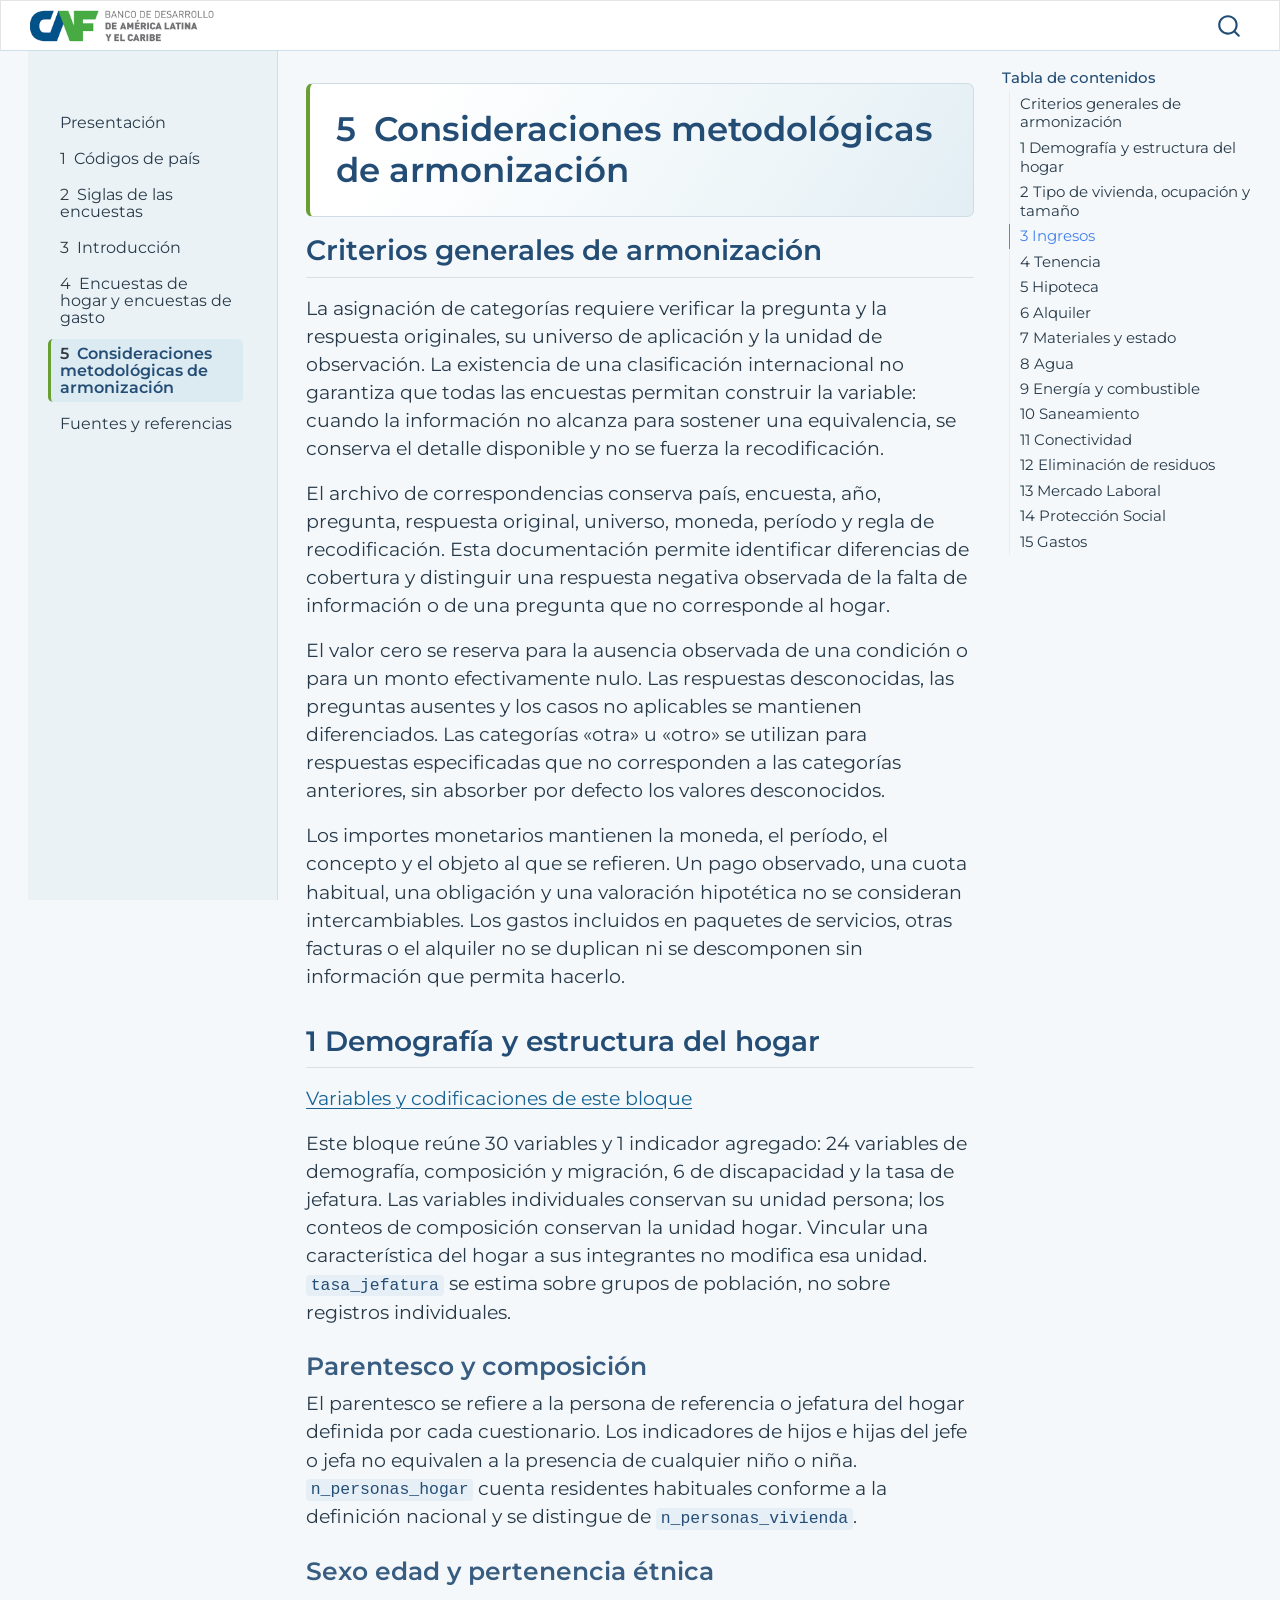
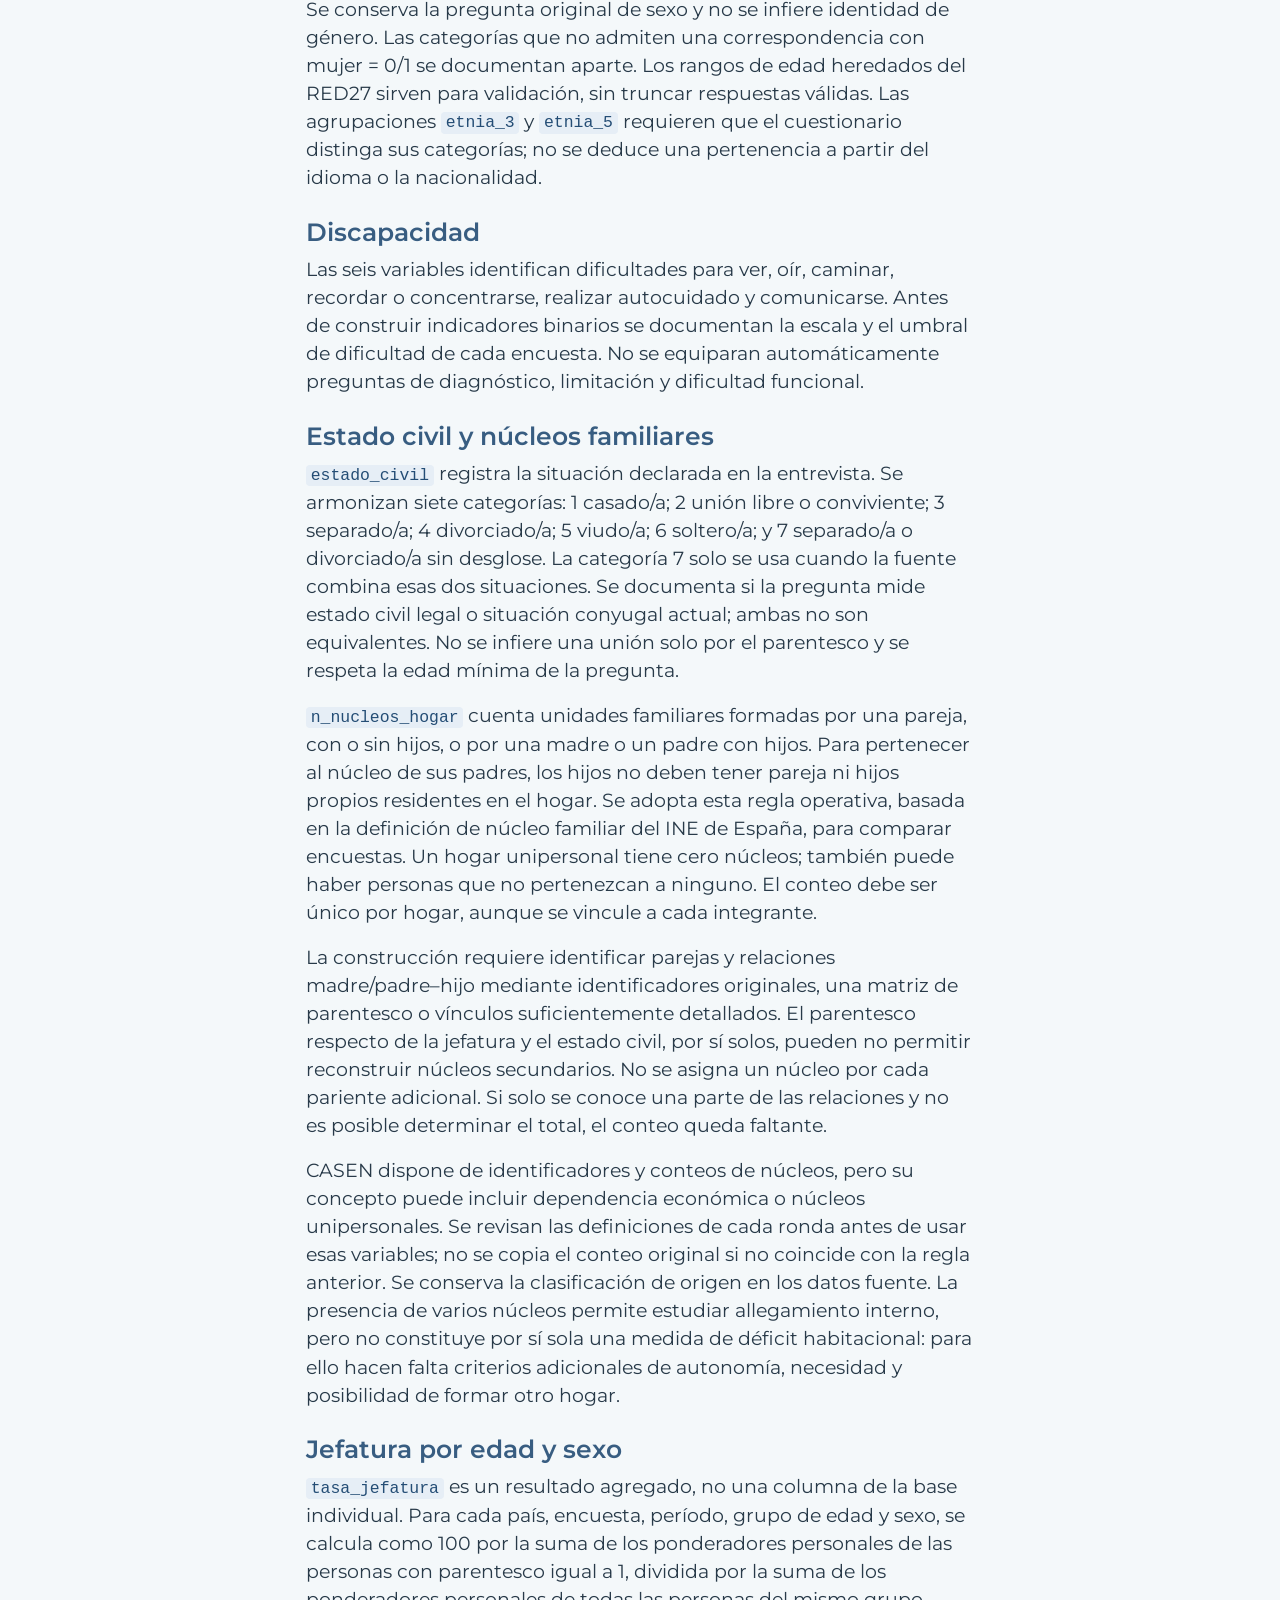
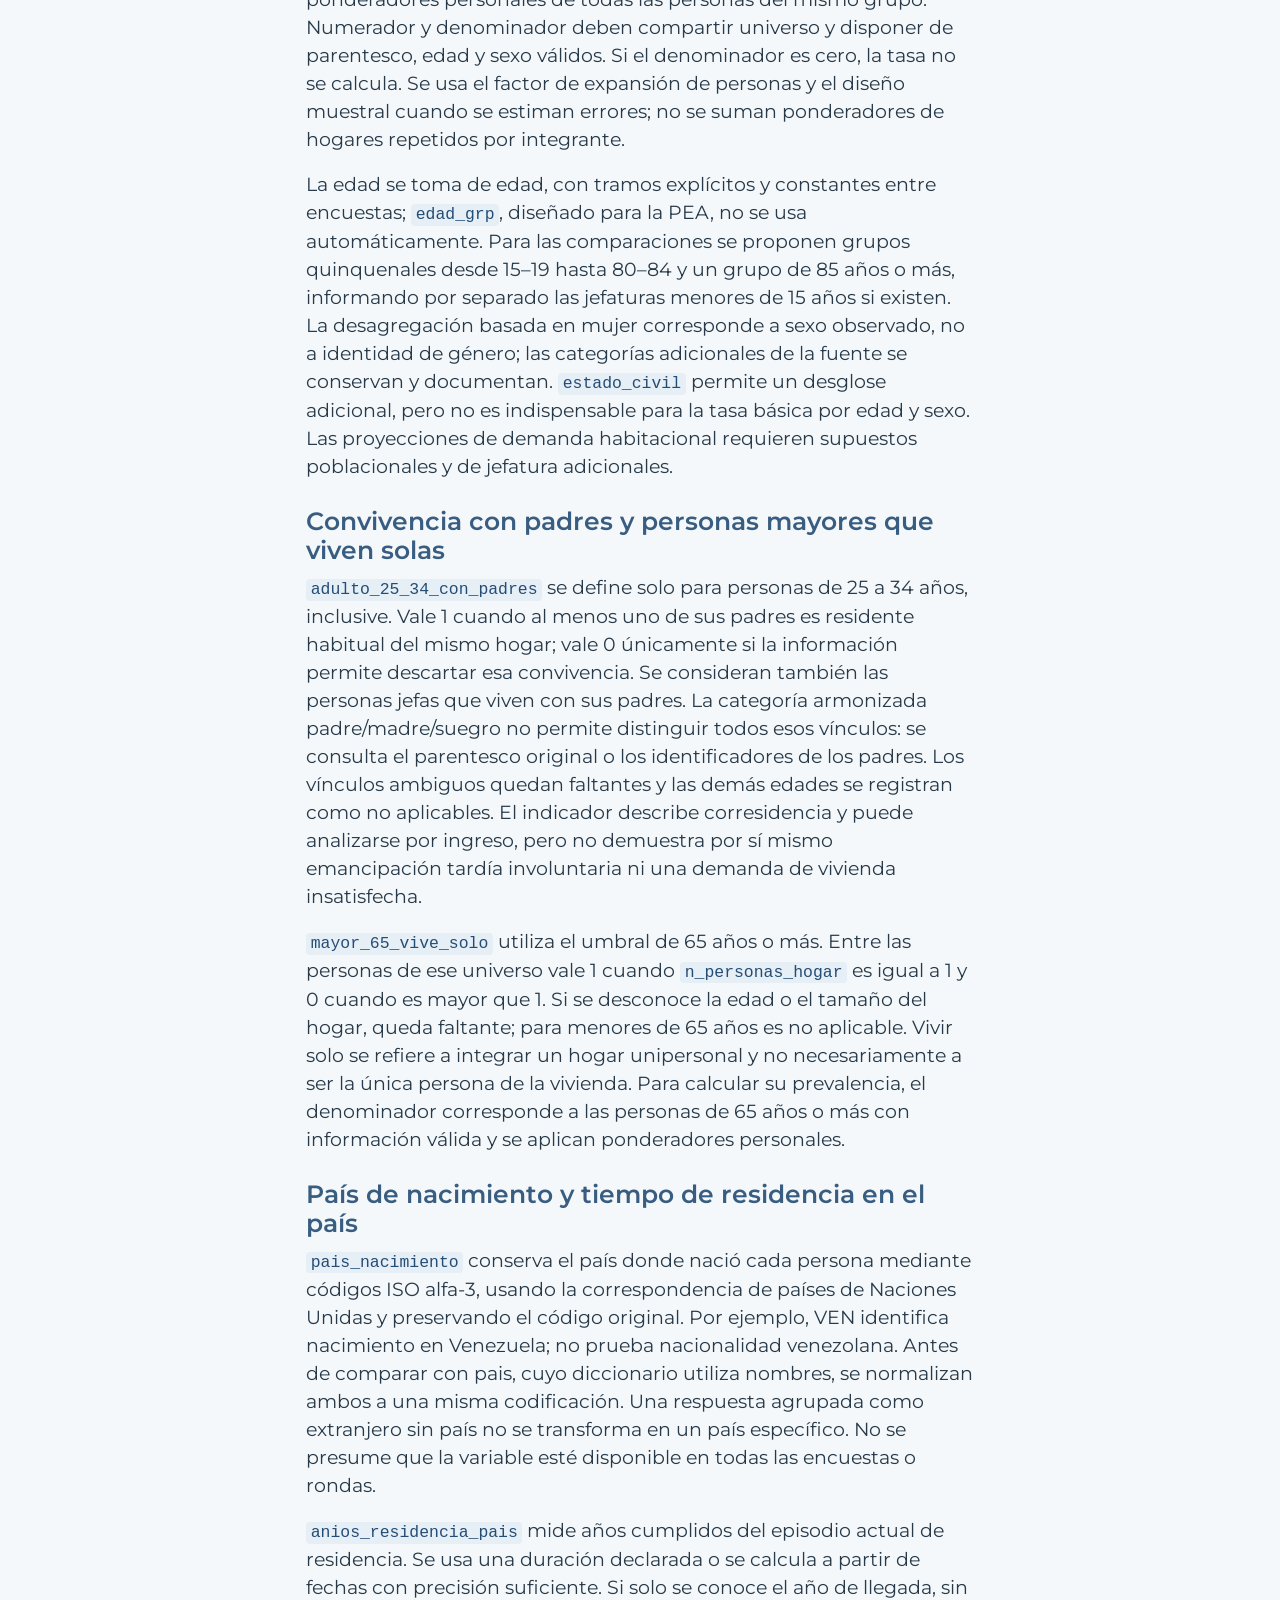
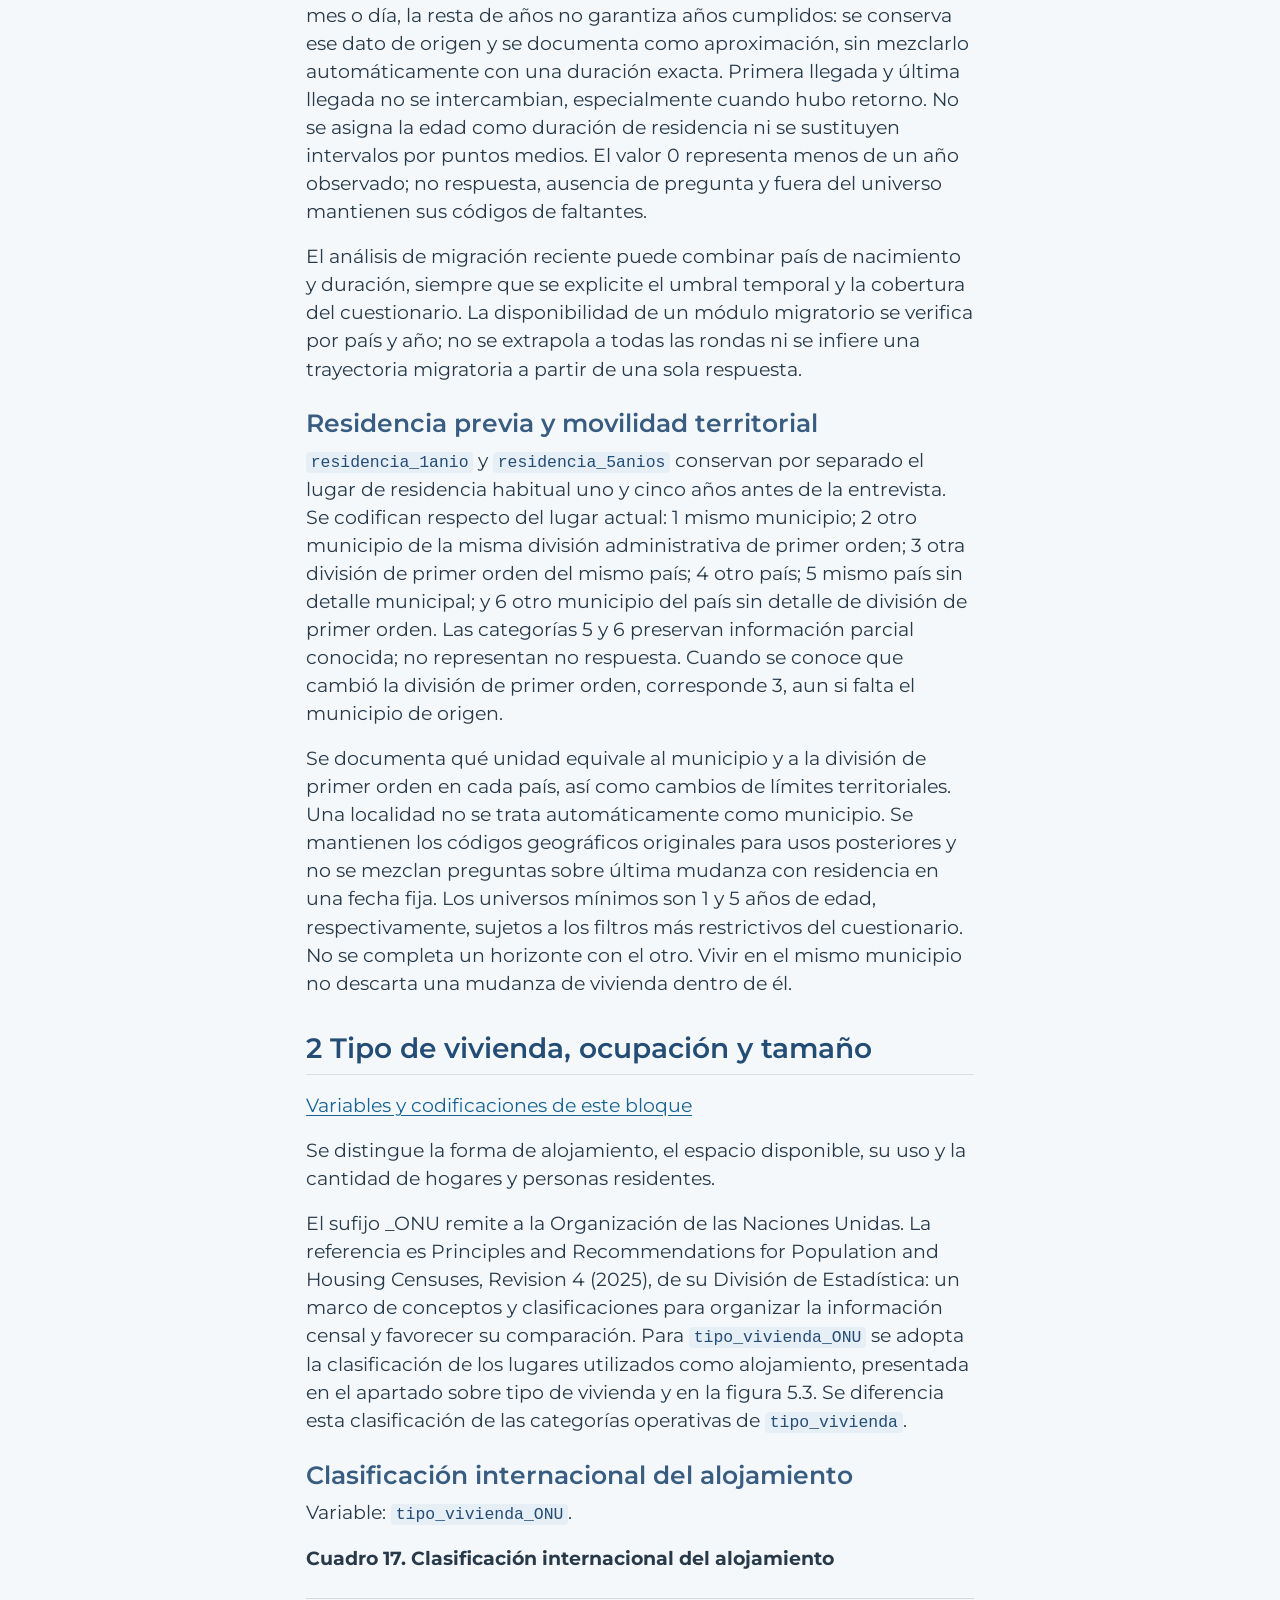
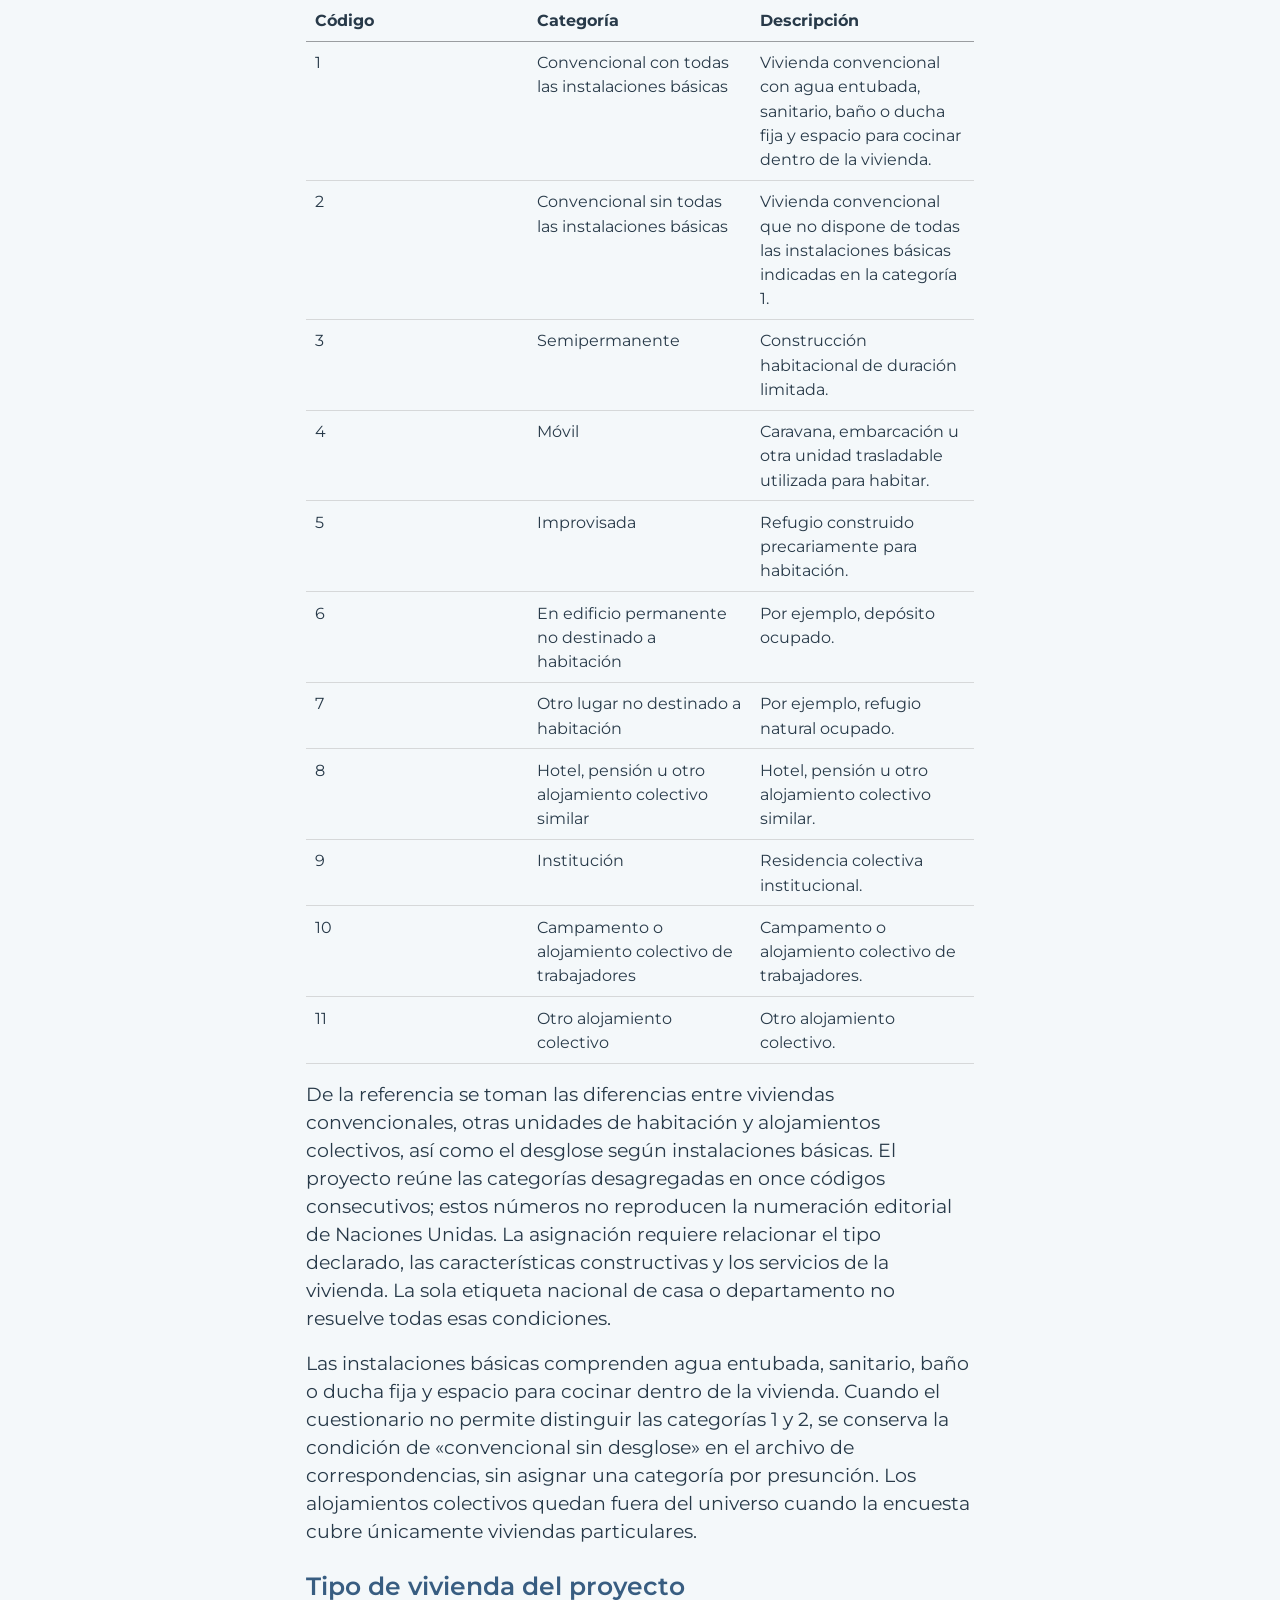
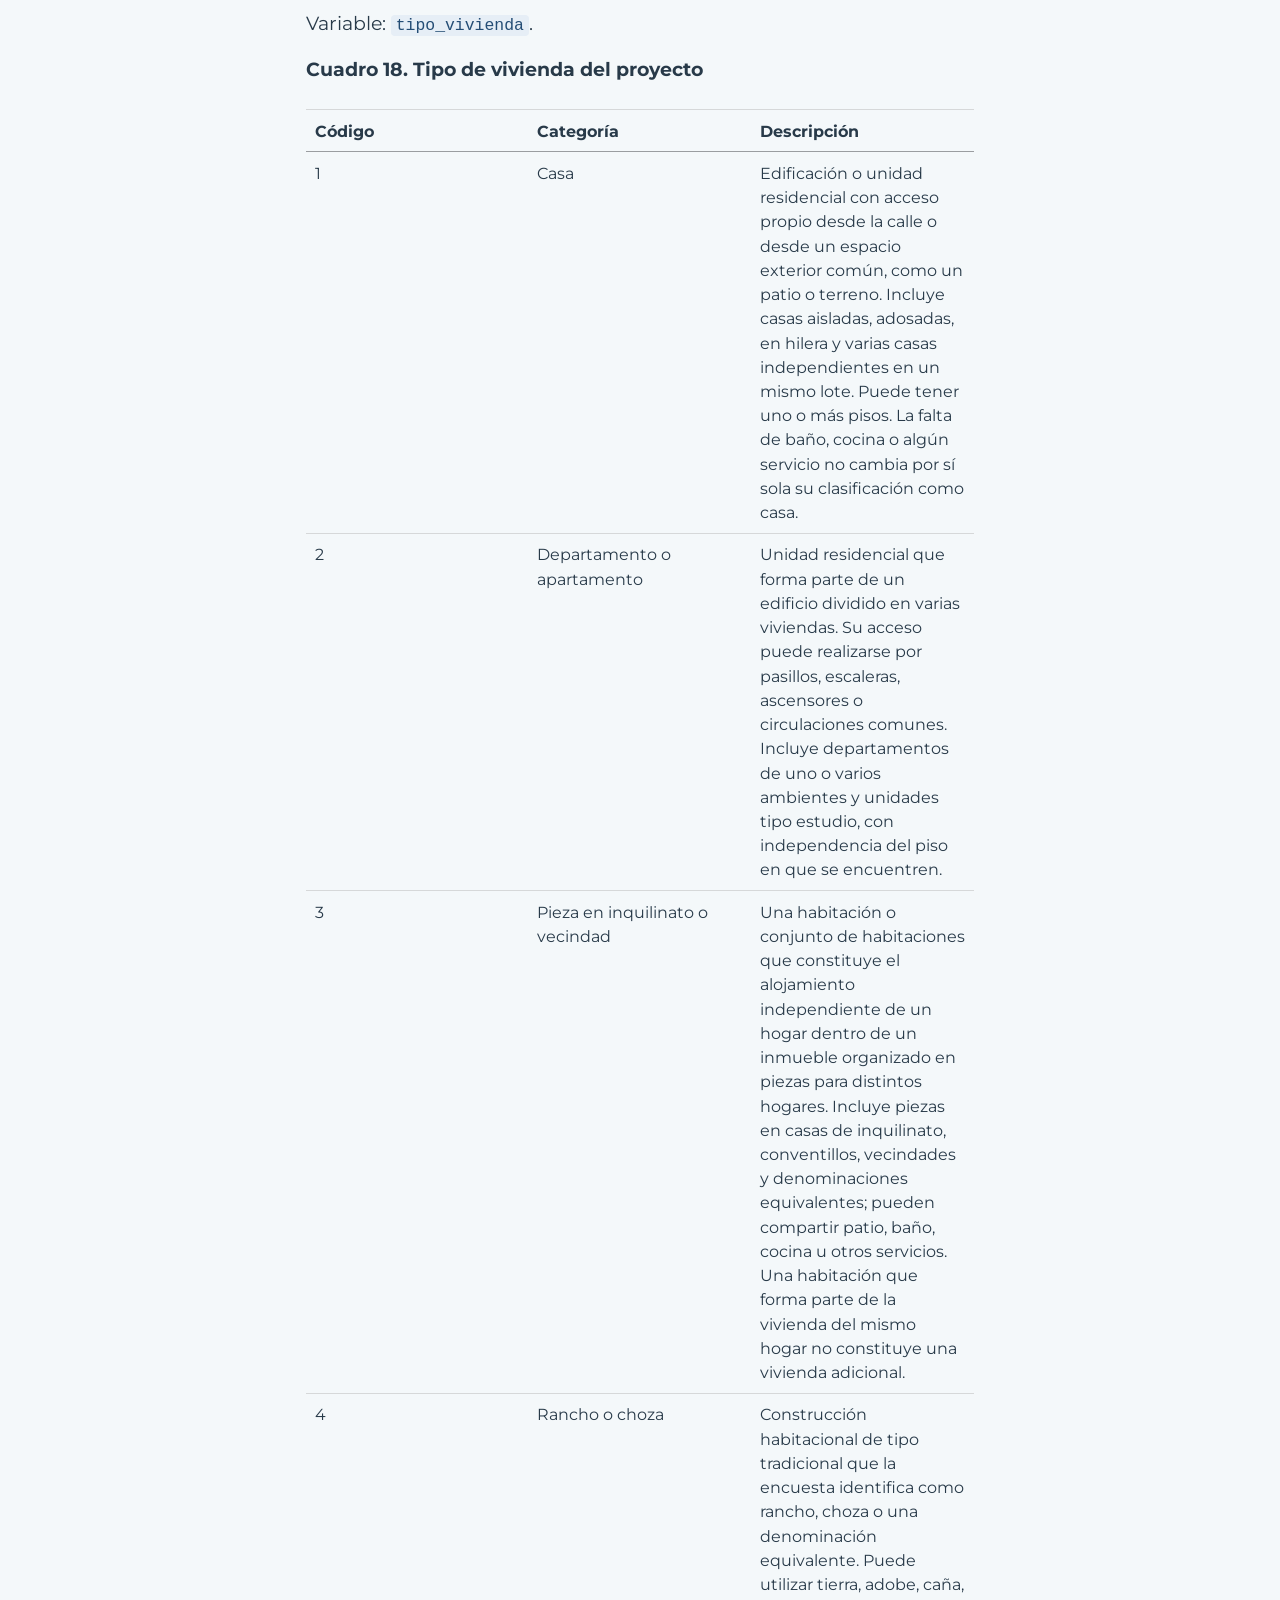
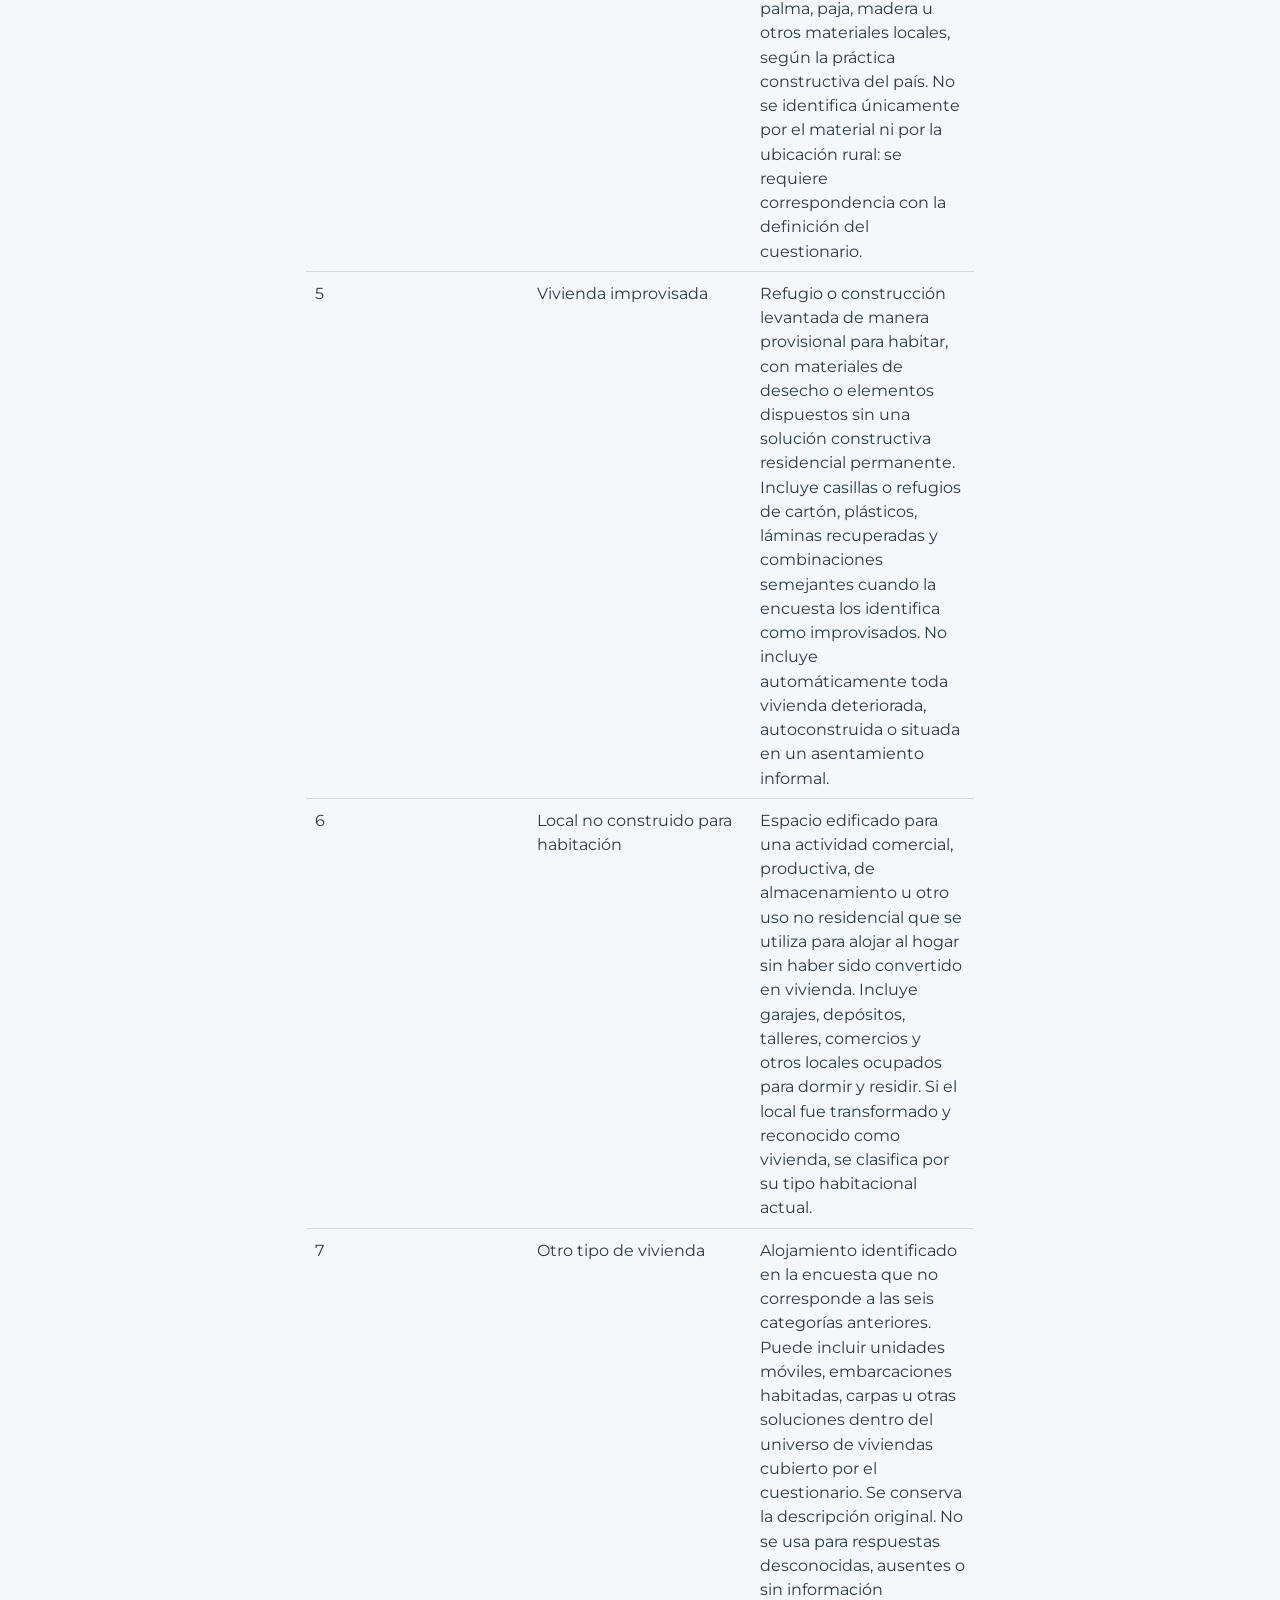
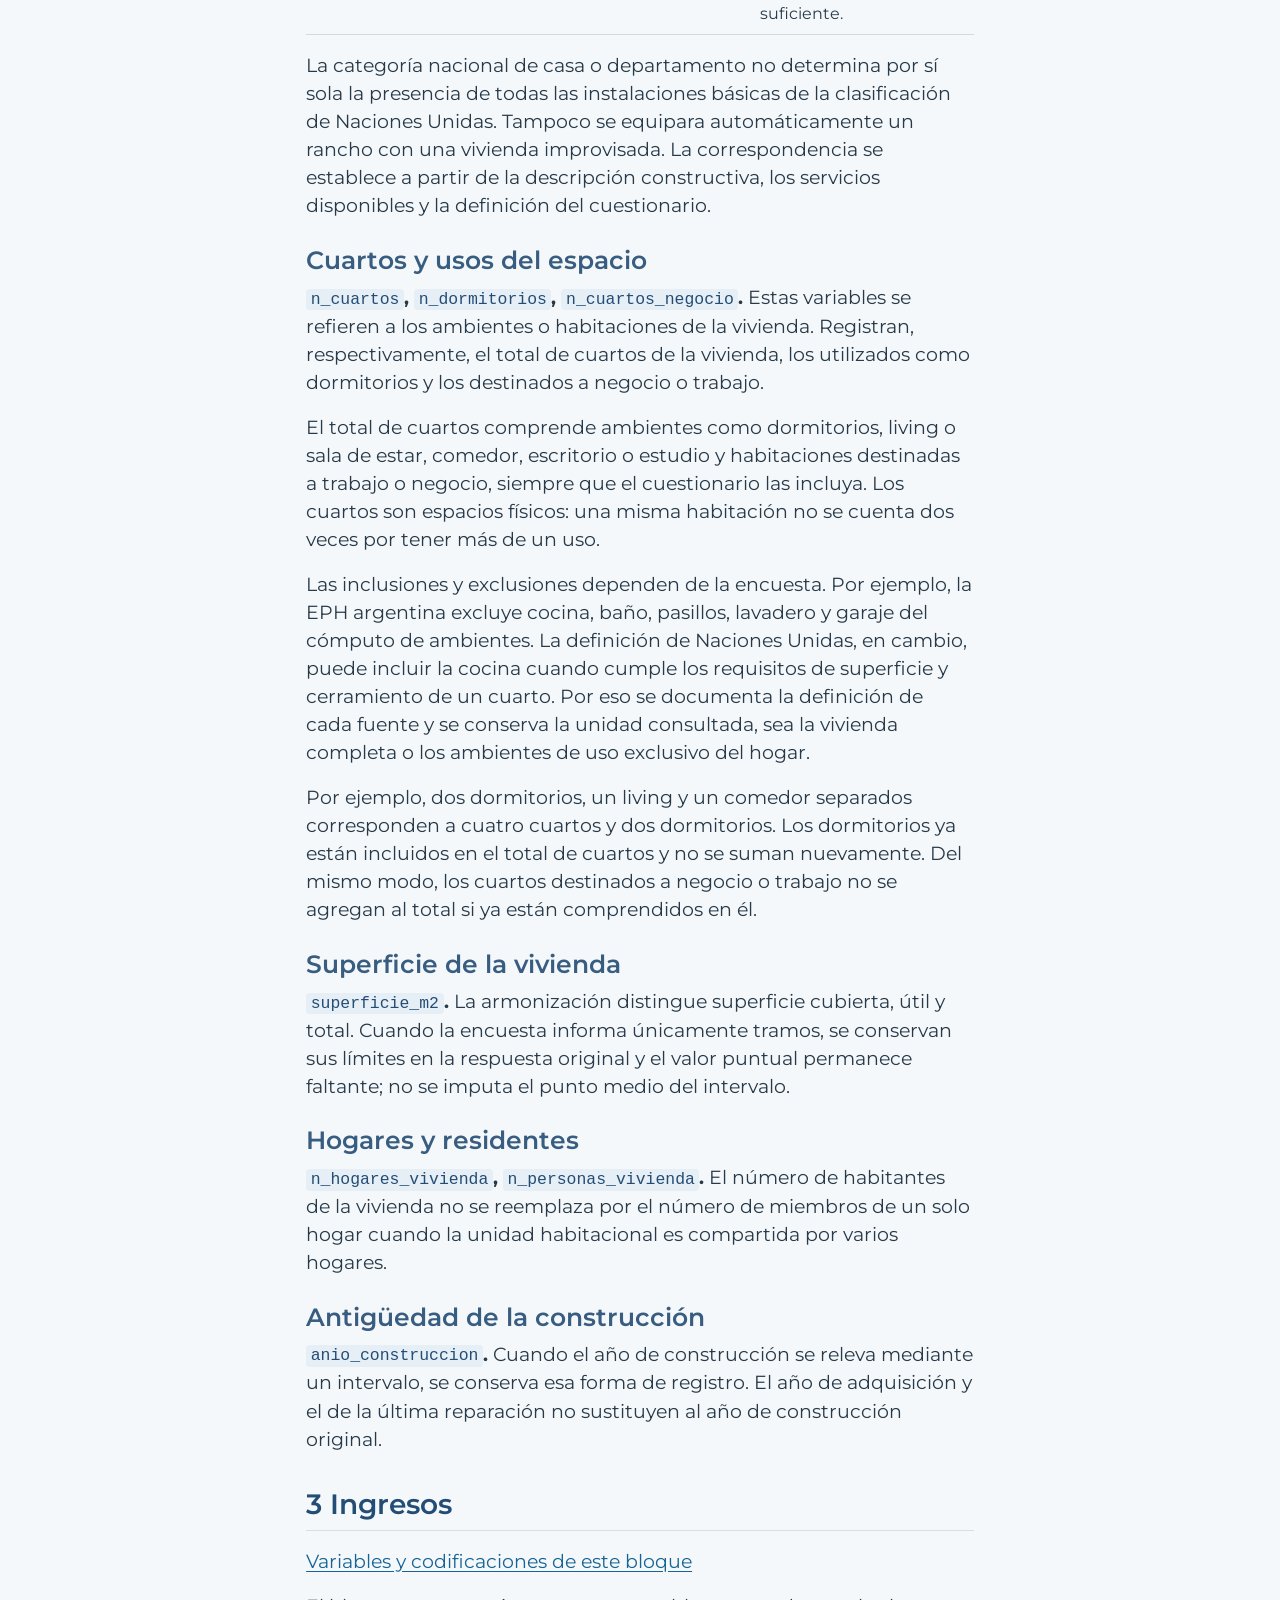
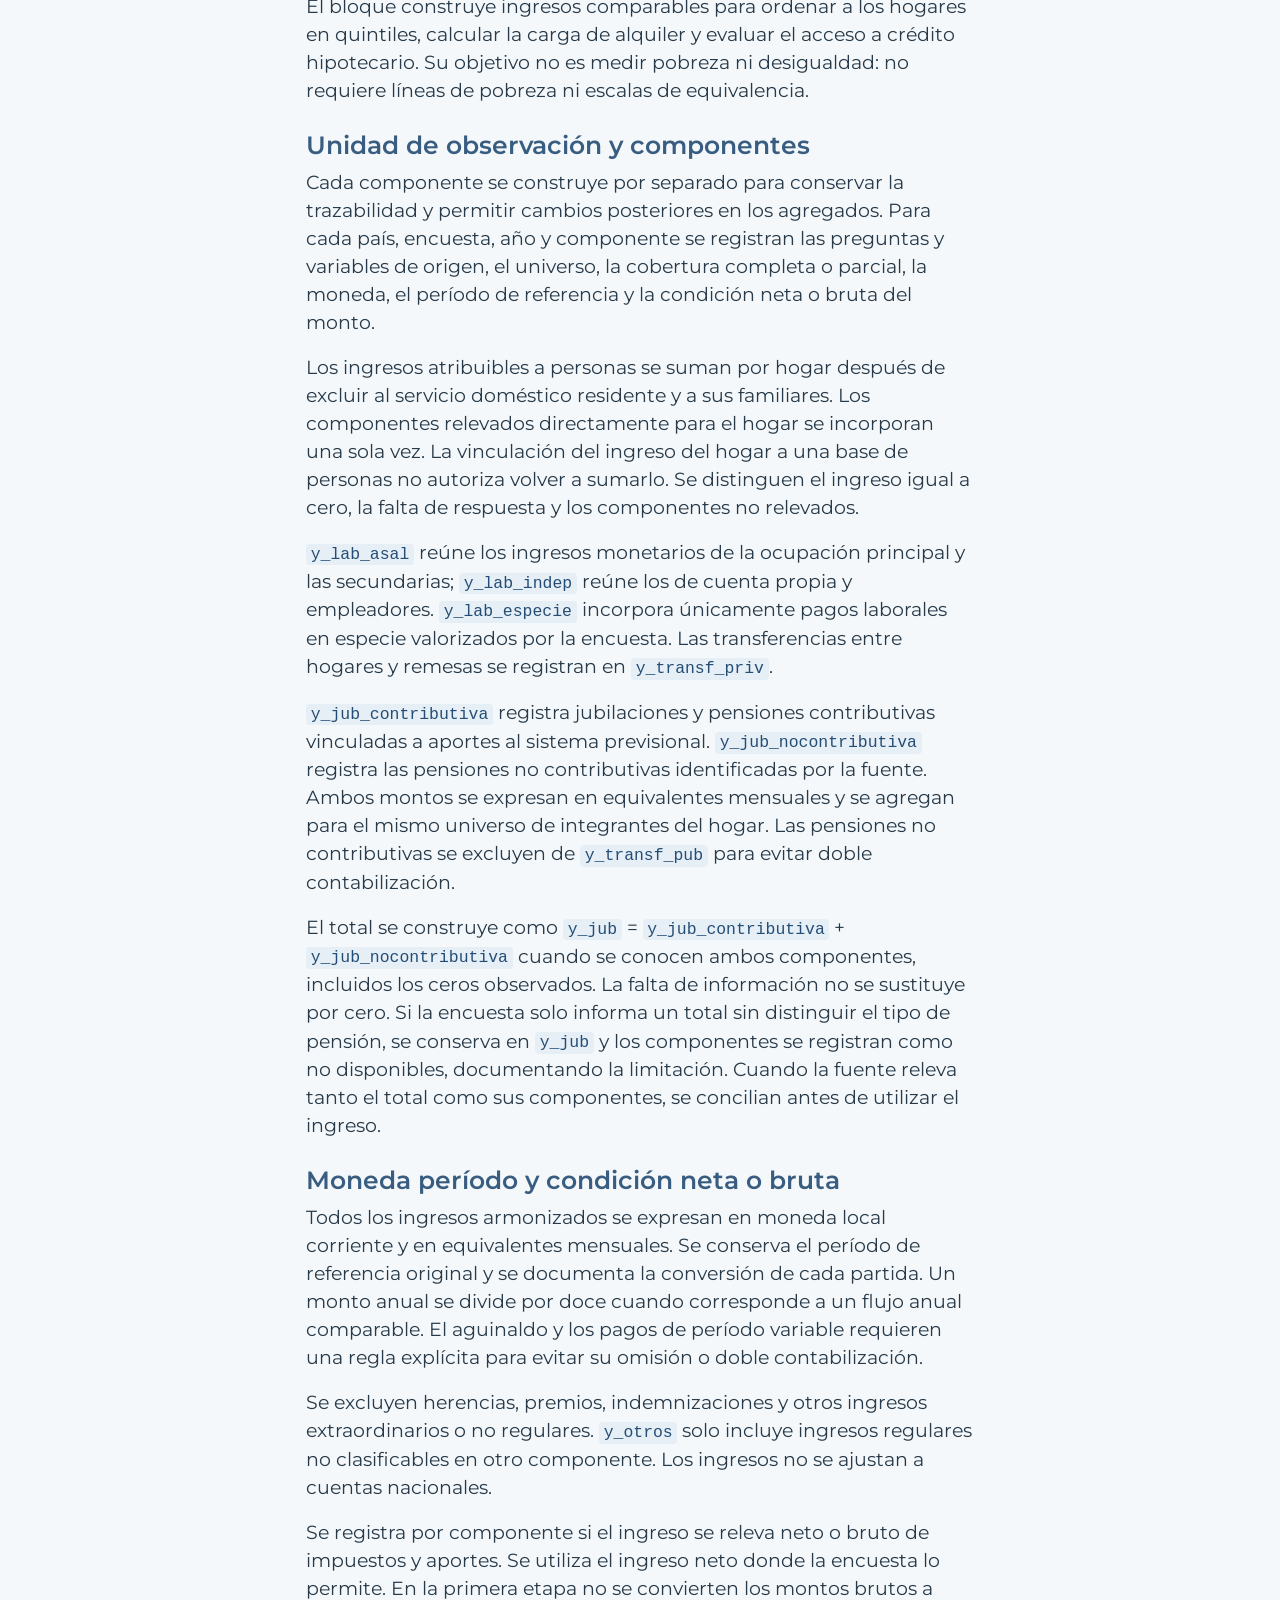
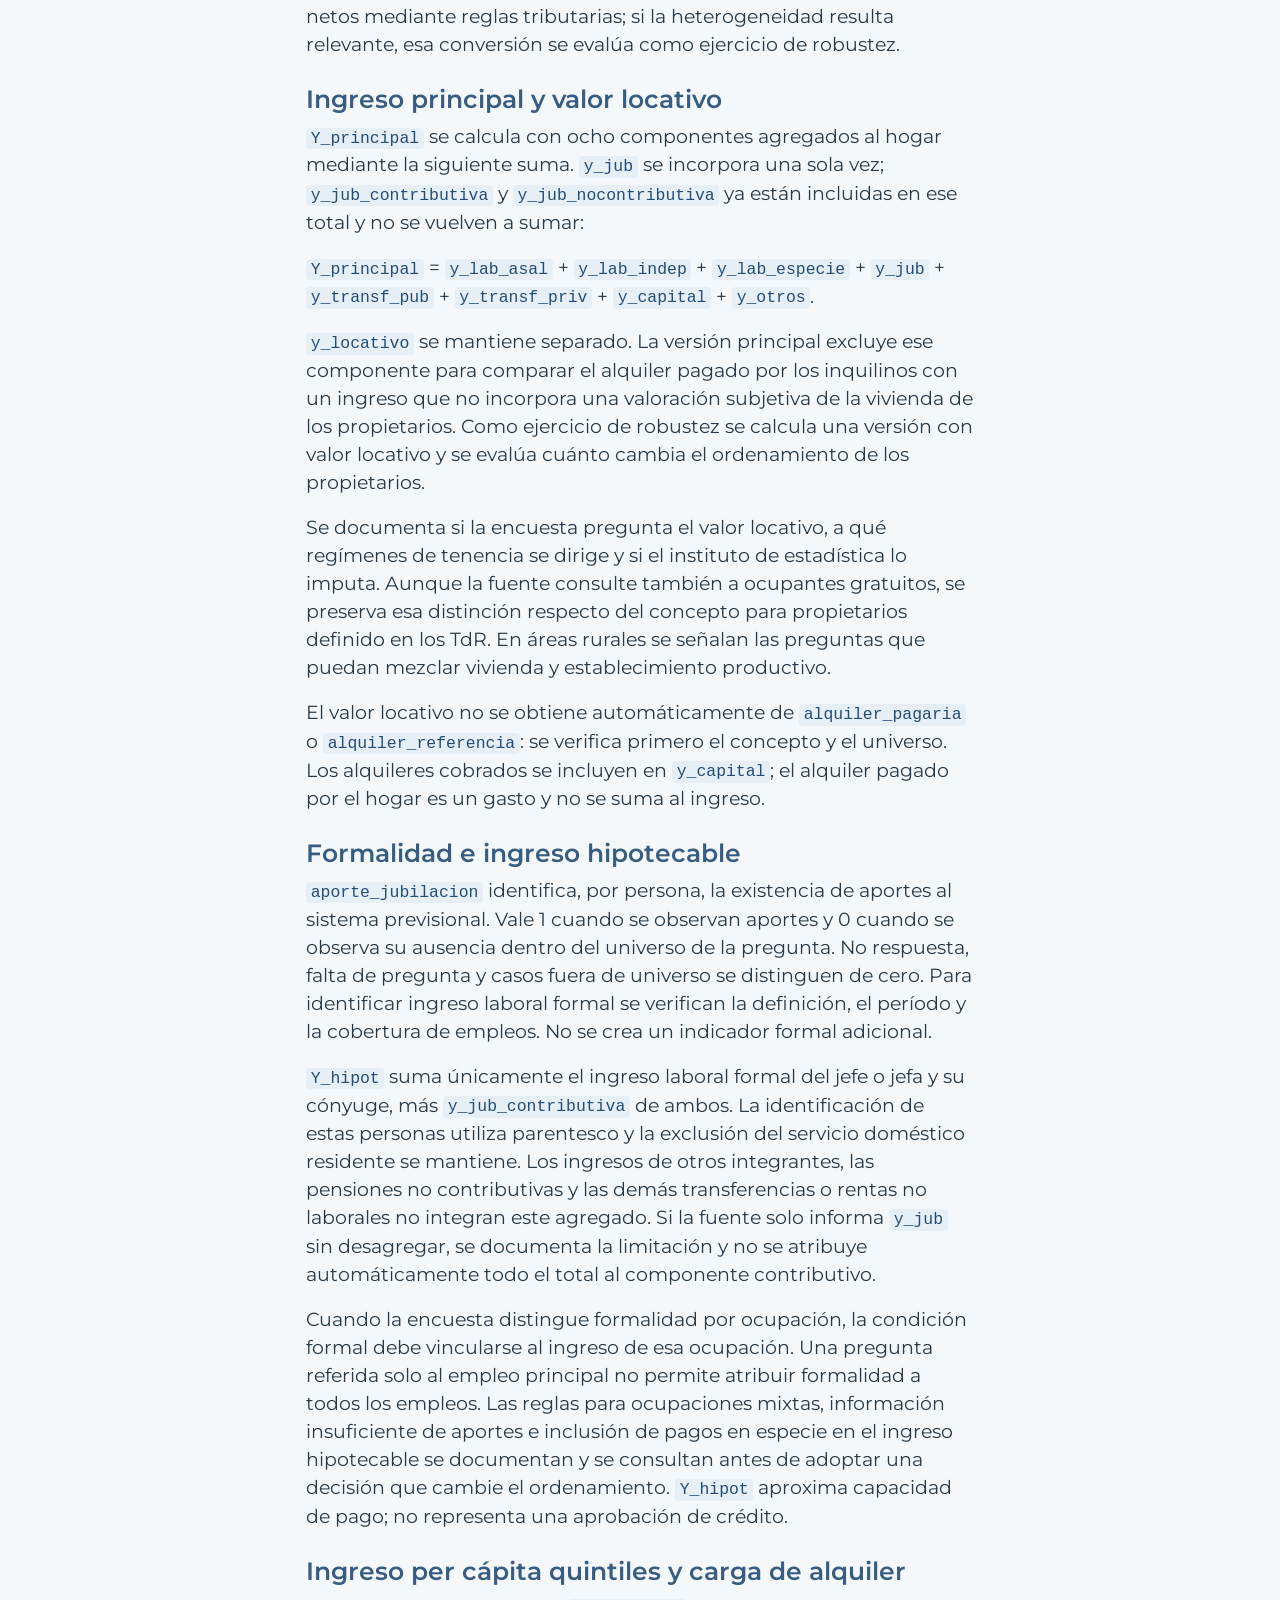
<file: chapters/03-consideraciones-metodologicas.html>
<!DOCTYPE html>
<html xmlns="http://www.w3.org/1999/xhtml" lang="es" xml:lang="es"><head>

<meta charset="utf-8">
<meta name="generator" content="quarto-1.8.25">

<meta name="viewport" content="width=device-width, initial-scale=1.0, user-scalable=yes">


<title>5&nbsp; Consideraciones metodológicas de armonización – Manual metodológico RED28</title>
<style>
code{white-space: pre-wrap;}
span.smallcaps{font-variant: small-caps;}
div.columns{display: flex; gap: min(4vw, 1.5em);}
div.column{flex: auto; overflow-x: auto;}
div.hanging-indent{margin-left: 1.5em; text-indent: -1.5em;}
ul.task-list{list-style: none;}
ul.task-list li input[type="checkbox"] {
  width: 0.8em;
  margin: 0 0.8em 0.2em -1em; /* quarto-specific, see https://github.com/quarto-dev/quarto-cli/issues/4556 */ 
  vertical-align: middle;
}
</style>


<script src="../site_libs/quarto-nav/quarto-nav.js"></script>
<script src="../site_libs/clipboard/clipboard.min.js"></script>
<script src="../site_libs/quarto-search/autocomplete.umd.js"></script>
<script src="../site_libs/quarto-search/fuse.min.js"></script>
<script src="../site_libs/quarto-search/quarto-search.js"></script>
<meta name="quarto:offset" content="../">
<link href="../chapters/04-fuentes-y-referencias.html" rel="next">
<link href="../chapters/02-encuestas-y-variables.html" rel="prev">
<script src="../site_libs/quarto-html/quarto.js" type="module"></script>
<script src="../site_libs/quarto-html/tabsets/tabsets.js" type="module"></script>
<script src="../site_libs/quarto-html/axe/axe-check.js" type="module"></script>
<script src="../site_libs/quarto-html/popper.min.js"></script>
<script src="../site_libs/quarto-html/tippy.umd.min.js"></script>
<script src="../site_libs/quarto-html/anchor.min.js"></script>
<link href="../site_libs/quarto-html/tippy.css" rel="stylesheet">
<link href="../site_libs/quarto-html/quarto-syntax-highlighting-7b89279ff1a6dce999919e0e67d4d9ec.css" rel="stylesheet" id="quarto-text-highlighting-styles">
<script src="../site_libs/bootstrap/bootstrap.min.js"></script>
<link href="../site_libs/bootstrap/bootstrap-icons.css" rel="stylesheet">
<link href="../site_libs/bootstrap/bootstrap-7b10a32f54b3580059b1fe00f8f34fea.min.css" rel="stylesheet" append-hash="true" id="quarto-bootstrap" data-mode="light">
<script id="quarto-search-options" type="application/json">{
  "location": "navbar",
  "copy-button": false,
  "collapse-after": 3,
  "panel-placement": "end",
  "type": "overlay",
  "limit": 50,
  "keyboard-shortcut": [
    "f",
    "/",
    "s"
  ],
  "show-item-context": false,
  "language": {
    "search-no-results-text": "No se han encontrado resultados",
    "search-matching-documents-text": "documentos encontrados",
    "search-copy-link-title": "Copiar el enlace en la búsqueda",
    "search-hide-matches-text": "Ocultar resultados adicionales",
    "search-more-match-text": "resultado adicional en este documento",
    "search-more-matches-text": "resultados adicionales en este documento",
    "search-clear-button-title": "Borrar",
    "search-text-placeholder": "",
    "search-detached-cancel-button-title": "Cancelar",
    "search-submit-button-title": "Enviar",
    "search-label": "Buscar"
  }
}</script>


<link rel="stylesheet" href="../styles.css">
</head>

<body class="nav-sidebar floating nav-fixed quarto-light">

<div id="quarto-search-results"></div>
  <header id="quarto-header" class="headroom fixed-top">
    <nav class="navbar navbar-expand " data-bs-theme="dark">
      <div class="navbar-container container-fluid">
      <div class="navbar-brand-container mx-auto">
    <a href="../index.html" class="navbar-brand navbar-brand-logo">
    <img src="../images/logo-caf.png" alt="CAF — Banco de Desarrollo de América Latina y el Caribe" class="navbar-logo light-content">
    <img src="../images/logo-caf.png" alt="CAF — Banco de Desarrollo de América Latina y el Caribe" class="navbar-logo dark-content">
    </a>
  </div>
        <div class="quarto-navbar-tools tools-end">
</div>
          <div id="quarto-search" class="" title="Buscar"></div>
      </div> <!-- /container-fluid -->
    </nav>
  <nav class="quarto-secondary-nav">
    <div class="container-fluid d-flex">
      <button type="button" class="quarto-btn-toggle btn" data-bs-toggle="collapse" role="button" data-bs-target=".quarto-sidebar-collapse-item" aria-controls="quarto-sidebar" aria-expanded="false" aria-label="Alternar barra lateral" onclick="if (window.quartoToggleHeadroom) { window.quartoToggleHeadroom(); }">
        <i class="bi bi-layout-text-sidebar-reverse"></i>
      </button>
        <nav class="quarto-page-breadcrumbs" aria-label="breadcrumb"><ol class="breadcrumb"><li class="breadcrumb-item"><a href="../chapters/03-consideraciones-metodologicas.html"><span class="chapter-number">5</span>&nbsp; <span class="chapter-title">Consideraciones metodológicas de armonización</span></a></li></ol></nav>
        <a class="flex-grow-1" role="navigation" data-bs-toggle="collapse" data-bs-target=".quarto-sidebar-collapse-item" aria-controls="quarto-sidebar" aria-expanded="false" aria-label="Alternar barra lateral" onclick="if (window.quartoToggleHeadroom) { window.quartoToggleHeadroom(); }">      
        </a>
    </div>
  </nav>
</header>
<!-- content -->
<div id="quarto-content" class="quarto-container page-columns page-rows-contents page-layout-article page-navbar">
<!-- sidebar -->
  <nav id="quarto-sidebar" class="sidebar collapse collapse-horizontal quarto-sidebar-collapse-item sidebar-navigation floating overflow-auto">
    <div class="pt-lg-2 mt-2 text-left sidebar-header sidebar-header-stacked">
      <a href="../index.html" class="sidebar-logo-link">
      </a>
      </div>
    <div class="sidebar-menu-container"> 
    <ul class="list-unstyled mt-1">
        <li class="sidebar-item">
  <div class="sidebar-item-container"> 
  <a href="../index.html" class="sidebar-item-text sidebar-link">
 <span class="menu-text">Presentación</span></a>
  </div>
</li>
        <li class="sidebar-item">
  <div class="sidebar-item-container"> 
  <a href="../chapters/capitulo-codigos-de-pais.html" class="sidebar-item-text sidebar-link">
 <span class="menu-text"><span class="chapter-number">1</span>&nbsp; <span class="chapter-title">Códigos de país</span></span></a>
  </div>
</li>
        <li class="sidebar-item">
  <div class="sidebar-item-container"> 
  <a href="../chapters/capitulo-siglas-de-las-encuestas.html" class="sidebar-item-text sidebar-link">
 <span class="menu-text"><span class="chapter-number">2</span>&nbsp; <span class="chapter-title">Siglas de las encuestas</span></span></a>
  </div>
</li>
        <li class="sidebar-item">
  <div class="sidebar-item-container"> 
  <a href="../chapters/01-introduccion.html" class="sidebar-item-text sidebar-link">
 <span class="menu-text"><span class="chapter-number">3</span>&nbsp; <span class="chapter-title">Introducción</span></span></a>
  </div>
</li>
        <li class="sidebar-item">
  <div class="sidebar-item-container"> 
  <a href="../chapters/02-encuestas-y-variables.html" class="sidebar-item-text sidebar-link">
 <span class="menu-text"><span class="chapter-number">4</span>&nbsp; <span class="chapter-title">Encuestas de hogar y encuestas de gasto</span></span></a>
  </div>
</li>
        <li class="sidebar-item">
  <div class="sidebar-item-container"> 
  <a href="../chapters/03-consideraciones-metodologicas.html" class="sidebar-item-text sidebar-link active">
 <span class="menu-text"><span class="chapter-number">5</span>&nbsp; <span class="chapter-title">Consideraciones metodológicas de armonización</span></span></a>
  </div>
</li>
        <li class="sidebar-item">
  <div class="sidebar-item-container"> 
  <a href="../chapters/04-fuentes-y-referencias.html" class="sidebar-item-text sidebar-link">
 <span class="menu-text">Fuentes y referencias</span></a>
  </div>
</li>
    </ul>
    </div>
</nav>
<div id="quarto-sidebar-glass" class="quarto-sidebar-collapse-item" data-bs-toggle="collapse" data-bs-target=".quarto-sidebar-collapse-item"></div>
<!-- margin-sidebar -->
    <div id="quarto-margin-sidebar" class="sidebar margin-sidebar">
        <nav id="TOC" role="doc-toc" class="toc-active">
    <h2 id="toc-title">Tabla de contenidos</h2>
   
  <ul class="collapse">
  <li><a href="#criterios-generales-de-armonización" id="toc-criterios-generales-de-armonización" class="nav-link active" data-scroll-target="#criterios-generales-de-armonización">Criterios generales de armonización</a></li>
  <li><a href="#demografía-y-estructura-del-hogar-1" id="toc-demografía-y-estructura-del-hogar-1" class="nav-link" data-scroll-target="#demografía-y-estructura-del-hogar-1">1 Demografía y estructura del hogar</a></li>
  <li><a href="#tipo-de-vivienda-ocupación-y-tamaño-1" id="toc-tipo-de-vivienda-ocupación-y-tamaño-1" class="nav-link" data-scroll-target="#tipo-de-vivienda-ocupación-y-tamaño-1">2 Tipo de vivienda, ocupación y tamaño</a></li>
  <li><a href="#ingresos-1" id="toc-ingresos-1" class="nav-link" data-scroll-target="#ingresos-1">3 Ingresos</a></li>
  <li><a href="#tenencia-1" id="toc-tenencia-1" class="nav-link" data-scroll-target="#tenencia-1">4 Tenencia</a></li>
  <li><a href="#hipoteca-1" id="toc-hipoteca-1" class="nav-link" data-scroll-target="#hipoteca-1">5 Hipoteca</a></li>
  <li><a href="#alquiler-1" id="toc-alquiler-1" class="nav-link" data-scroll-target="#alquiler-1">6 Alquiler</a></li>
  <li><a href="#materiales-y-estado-1" id="toc-materiales-y-estado-1" class="nav-link" data-scroll-target="#materiales-y-estado-1">7 Materiales y estado</a></li>
  <li><a href="#agua-1" id="toc-agua-1" class="nav-link" data-scroll-target="#agua-1">8 Agua</a></li>
  <li><a href="#energía-y-combustible-1" id="toc-energía-y-combustible-1" class="nav-link" data-scroll-target="#energía-y-combustible-1">9 Energía y combustible</a></li>
  <li><a href="#saneamiento-1" id="toc-saneamiento-1" class="nav-link" data-scroll-target="#saneamiento-1">10 Saneamiento</a></li>
  <li><a href="#conectividad-1" id="toc-conectividad-1" class="nav-link" data-scroll-target="#conectividad-1">11 Conectividad</a></li>
  <li><a href="#eliminación-de-residuos-1" id="toc-eliminación-de-residuos-1" class="nav-link" data-scroll-target="#eliminación-de-residuos-1">12 Eliminación de residuos</a></li>
  <li><a href="#mercado-laboral-1" id="toc-mercado-laboral-1" class="nav-link" data-scroll-target="#mercado-laboral-1">13 Mercado Laboral</a></li>
  <li><a href="#protección-social-1" id="toc-protección-social-1" class="nav-link" data-scroll-target="#protección-social-1">14 Protección Social</a></li>
  <li><a href="#gastos-1" id="toc-gastos-1" class="nav-link" data-scroll-target="#gastos-1">15 Gastos</a></li>
  </ul>
</nav>
    </div>
<!-- main -->
<main class="content" id="quarto-document-content">

<header id="title-block-header" class="quarto-title-block default">
<div class="quarto-title">
<h1 class="title"><span class="chapter-number">5</span>&nbsp; <span class="chapter-title">Consideraciones metodológicas de armonización</span></h1>
</div>



<div class="quarto-title-meta">

    
  
    
  </div>
  


</header>


<section id="criterios-generales-de-armonización" class="level2">
<h2 class="anchored" data-anchor-id="criterios-generales-de-armonización">Criterios generales de armonización</h2>
<p>La asignación de categorías requiere verificar la pregunta y la respuesta originales, su universo de aplicación y la unidad de observación. La existencia de una clasificación internacional no garantiza que todas las encuestas permitan construir la variable: cuando la información no alcanza para sostener una equivalencia, se conserva el detalle disponible y no se fuerza la recodificación.</p>
<p>El archivo de correspondencias conserva país, encuesta, año, pregunta, respuesta original, universo, moneda, período y regla de recodificación. Esta documentación permite identificar diferencias de cobertura y distinguir una respuesta negativa observada de la falta de información o de una pregunta que no corresponde al hogar.</p>
<p>El valor cero se reserva para la ausencia observada de una condición o para un monto efectivamente nulo. Las respuestas desconocidas, las preguntas ausentes y los casos no aplicables se mantienen diferenciados. Las categorías «otra» u «otro» se utilizan para respuestas especificadas que no corresponden a las categorías anteriores, sin absorber por defecto los valores desconocidos.</p>
<p>Los importes monetarios mantienen la moneda, el período, el concepto y el objeto al que se refieren. Un pago observado, una cuota habitual, una obligación y una valoración hipotética no se consideran intercambiables. Los gastos incluidos en paquetes de servicios, otras facturas o el alquiler no se duplican ni se descomponen sin información que permita hacerlo.</p>
</section>
<section id="demografía-y-estructura-del-hogar-1" class="level2">
<h2 class="anchored" data-anchor-id="demografía-y-estructura-del-hogar-1">1 Demografía y estructura del hogar</h2>
<p><a href="../chapters/02-encuestas-y-variables.html#demografía-y-estructura-del-hogar">Variables y codificaciones de este bloque</a></p>
<p>Este bloque reúne 30 variables y 1 indicador agregado: 24 variables de demografía, composición y migración, 6 de discapacidad y la tasa de jefatura. Las variables individuales conservan su unidad persona; los conteos de composición conservan la unidad hogar. Vincular una característica del hogar a sus integrantes no modifica esa unidad. <code class="red28-variable">tasa_jefatura</code> se estima sobre grupos de población, no sobre registros individuales.</p>
<section id="parentesco-y-composición" class="level3">
<h3 class="anchored" data-anchor-id="parentesco-y-composición">Parentesco y composición</h3>
<p>El parentesco se refiere a la persona de referencia o jefatura del hogar definida por cada cuestionario. Los indicadores de hijos e hijas del jefe o jefa no equivalen a la presencia de cualquier niño o niña. <code class="red28-variable">n_personas_hogar</code> cuenta residentes habituales conforme a la definición nacional y se distingue de <code class="red28-variable">n_personas_vivienda</code>.</p>
</section>
<section id="sexo-edad-y-pertenencia-étnica" class="level3">
<h3 class="anchored" data-anchor-id="sexo-edad-y-pertenencia-étnica">Sexo edad y pertenencia étnica</h3>
<p>Se conserva la pregunta original de sexo y no se infiere identidad de género. Las categorías que no admiten una correspondencia con mujer = 0/1 se documentan aparte. Los rangos de edad heredados del RED27 sirven para validación, sin truncar respuestas válidas. Las agrupaciones <code class="red28-variable">etnia_3</code> y <code class="red28-variable">etnia_5</code> requieren que el cuestionario distinga sus categorías; no se deduce una pertenencia a partir del idioma o la nacionalidad.</p>
</section>
<section id="discapacidad" class="level3">
<h3 class="anchored" data-anchor-id="discapacidad">Discapacidad</h3>
<p>Las seis variables identifican dificultades para ver, oír, caminar, recordar o concentrarse, realizar autocuidado y comunicarse. Antes de construir indicadores binarios se documentan la escala y el umbral de dificultad de cada encuesta. No se equiparan automáticamente preguntas de diagnóstico, limitación y dificultad funcional.</p>
</section>
<section id="estado-civil-y-núcleos-familiares" class="level3">
<h3 class="anchored" data-anchor-id="estado-civil-y-núcleos-familiares">Estado civil y núcleos familiares</h3>
<p><code class="red28-variable">estado_civil</code> registra la situación declarada en la entrevista. Se armonizan siete categorías: 1 casado/a; 2 unión libre o conviviente; 3 separado/a; 4 divorciado/a; 5 viudo/a; 6 soltero/a; y 7 separado/a o divorciado/a sin desglose. La categoría 7 solo se usa cuando la fuente combina esas dos situaciones. Se documenta si la pregunta mide estado civil legal o situación conyugal actual; ambas no son equivalentes. No se infiere una unión solo por el parentesco y se respeta la edad mínima de la pregunta.</p>
<p><code class="red28-variable">n_nucleos_hogar</code> cuenta unidades familiares formadas por una pareja, con o sin hijos, o por una madre o un padre con hijos. Para pertenecer al núcleo de sus padres, los hijos no deben tener pareja ni hijos propios residentes en el hogar. Se adopta esta regla operativa, basada en la definición de núcleo familiar del INE de España, para comparar encuestas. Un hogar unipersonal tiene cero núcleos; también puede haber personas que no pertenezcan a ninguno. El conteo debe ser único por hogar, aunque se vincule a cada integrante.</p>
<p>La construcción requiere identificar parejas y relaciones madre/padre–hijo mediante identificadores originales, una matriz de parentesco o vínculos suficientemente detallados. El parentesco respecto de la jefatura y el estado civil, por sí solos, pueden no permitir reconstruir núcleos secundarios. No se asigna un núcleo por cada pariente adicional. Si solo se conoce una parte de las relaciones y no es posible determinar el total, el conteo queda faltante.</p>
<p>CASEN dispone de identificadores y conteos de núcleos, pero su concepto puede incluir dependencia económica o núcleos unipersonales. Se revisan las definiciones de cada ronda antes de usar esas variables; no se copia el conteo original si no coincide con la regla anterior. Se conserva la clasificación de origen en los datos fuente. La presencia de varios núcleos permite estudiar allegamiento interno, pero no constituye por sí sola una medida de déficit habitacional: para ello hacen falta criterios adicionales de autonomía, necesidad y posibilidad de formar otro hogar.</p>
</section>
<section id="jefatura-por-edad-y-sexo" class="level3">
<h3 class="anchored" data-anchor-id="jefatura-por-edad-y-sexo">Jefatura por edad y sexo</h3>
<p><code class="red28-variable">tasa_jefatura</code> es un resultado agregado, no una columna de la base individual. Para cada país, encuesta, período, grupo de edad y sexo, se calcula como 100 por la suma de los ponderadores personales de las personas con parentesco igual a 1, dividida por la suma de los ponderadores personales de todas las personas del mismo grupo. Numerador y denominador deben compartir universo y disponer de parentesco, edad y sexo válidos. Si el denominador es cero, la tasa no se calcula. Se usa el factor de expansión de personas y el diseño muestral cuando se estiman errores; no se suman ponderadores de hogares repetidos por integrante.</p>
<p>La edad se toma de edad, con tramos explícitos y constantes entre encuestas; <code class="red28-variable">edad_grp</code>, diseñado para la PEA, no se usa automáticamente. Para las comparaciones se proponen grupos quinquenales desde 15–19 hasta 80–84 y un grupo de 85 años o más, informando por separado las jefaturas menores de 15 años si existen. La desagregación basada en mujer corresponde a sexo observado, no a identidad de género; las categorías adicionales de la fuente se conservan y documentan. <code class="red28-variable">estado_civil</code> permite un desglose adicional, pero no es indispensable para la tasa básica por edad y sexo. Las proyecciones de demanda habitacional requieren supuestos poblacionales y de jefatura adicionales.</p>
</section>
<section id="convivencia-con-padres-y-personas-mayores-que-viven-solas" class="level3">
<h3 class="anchored" data-anchor-id="convivencia-con-padres-y-personas-mayores-que-viven-solas">Convivencia con padres y personas mayores que viven solas</h3>
<p><code class="red28-variable">adulto_25_34_con_padres</code> se define solo para personas de 25 a 34 años, inclusive. Vale 1 cuando al menos uno de sus padres es residente habitual del mismo hogar; vale 0 únicamente si la información permite descartar esa convivencia. Se consideran también las personas jefas que viven con sus padres. La categoría armonizada padre/madre/suegro no permite distinguir todos esos vínculos: se consulta el parentesco original o los identificadores de los padres. Los vínculos ambiguos quedan faltantes y las demás edades se registran como no aplicables. El indicador describe corresidencia y puede analizarse por ingreso, pero no demuestra por sí mismo emancipación tardía involuntaria ni una demanda de vivienda insatisfecha.</p>
<p><code class="red28-variable">mayor_65_vive_solo</code> utiliza el umbral de 65 años o más. Entre las personas de ese universo vale 1 cuando <code class="red28-variable">n_personas_hogar</code> es igual a 1 y 0 cuando es mayor que 1. Si se desconoce la edad o el tamaño del hogar, queda faltante; para menores de 65 años es no aplicable. Vivir solo se refiere a integrar un hogar unipersonal y no necesariamente a ser la única persona de la vivienda. Para calcular su prevalencia, el denominador corresponde a las personas de 65 años o más con información válida y se aplican ponderadores personales.</p>
</section>
<section id="país-de-nacimiento-y-tiempo-de-residencia-en-el-país" class="level3">
<h3 class="anchored" data-anchor-id="país-de-nacimiento-y-tiempo-de-residencia-en-el-país">País de nacimiento y tiempo de residencia en el país</h3>
<p><code class="red28-variable">pais_nacimiento</code> conserva el país donde nació cada persona mediante códigos ISO alfa-3, usando la correspondencia de países de Naciones Unidas y preservando el código original. Por ejemplo, VEN identifica nacimiento en Venezuela; no prueba nacionalidad venezolana. Antes de comparar con pais, cuyo diccionario utiliza nombres, se normalizan ambos a una misma codificación. Una respuesta agrupada como extranjero sin país no se transforma en un país específico. No se presume que la variable esté disponible en todas las encuestas o rondas.</p>
<p><code class="red28-variable">anios_residencia_pais</code> mide años cumplidos del episodio actual de residencia. Se usa una duración declarada o se calcula a partir de fechas con precisión suficiente. Si solo se conoce el año de llegada, sin mes o día, la resta de años no garantiza años cumplidos: se conserva ese dato de origen y se documenta como aproximación, sin mezclarlo automáticamente con una duración exacta. Primera llegada y última llegada no se intercambian, especialmente cuando hubo retorno. No se asigna la edad como duración de residencia ni se sustituyen intervalos por puntos medios. El valor 0 representa menos de un año observado; no respuesta, ausencia de pregunta y fuera del universo mantienen sus códigos de faltantes.</p>
<p>El análisis de migración reciente puede combinar país de nacimiento y duración, siempre que se explicite el umbral temporal y la cobertura del cuestionario. La disponibilidad de un módulo migratorio se verifica por país y año; no se extrapola a todas las rondas ni se infiere una trayectoria migratoria a partir de una sola respuesta.</p>
</section>
<section id="residencia-previa-y-movilidad-territorial" class="level3">
<h3 class="anchored" data-anchor-id="residencia-previa-y-movilidad-territorial">Residencia previa y movilidad territorial</h3>
<p><code class="red28-variable">residencia_1anio</code> y <code class="red28-variable">residencia_5anios</code> conservan por separado el lugar de residencia habitual uno y cinco años antes de la entrevista. Se codifican respecto del lugar actual: 1 mismo municipio; 2 otro municipio de la misma división administrativa de primer orden; 3 otra división de primer orden del mismo país; 4 otro país; 5 mismo país sin detalle municipal; y 6 otro municipio del país sin detalle de división de primer orden. Las categorías 5 y 6 preservan información parcial conocida; no representan no respuesta. Cuando se conoce que cambió la división de primer orden, corresponde 3, aun si falta el municipio de origen.</p>
<p>Se documenta qué unidad equivale al municipio y a la división de primer orden en cada país, así como cambios de límites territoriales. Una localidad no se trata automáticamente como municipio. Se mantienen los códigos geográficos originales para usos posteriores y no se mezclan preguntas sobre última mudanza con residencia en una fecha fija. Los universos mínimos son 1 y 5 años de edad, respectivamente, sujetos a los filtros más restrictivos del cuestionario. No se completa un horizonte con el otro. Vivir en el mismo municipio no descarta una mudanza de vivienda dentro de él.</p>
</section>
</section>
<section id="tipo-de-vivienda-ocupación-y-tamaño-1" class="level2">
<h2 class="anchored" data-anchor-id="tipo-de-vivienda-ocupación-y-tamaño-1">2 Tipo de vivienda, ocupación y tamaño</h2>
<p><a href="../chapters/02-encuestas-y-variables.html#tipo-de-vivienda-ocupación-y-tamaño">Variables y codificaciones de este bloque</a></p>
<p>Se distingue la forma de alojamiento, el espacio disponible, su uso y la cantidad de hogares y personas residentes.</p>
<p>El sufijo _ONU remite a la Organización de las Naciones Unidas. La referencia es Principles and Recommendations for Population and Housing Censuses, Revision 4 (2025), de su División de Estadística: un marco de conceptos y clasificaciones para organizar la información censal y favorecer su comparación. Para <code class="red28-variable">tipo_vivienda_ONU</code> se adopta la clasificación de los lugares utilizados como alojamiento, presentada en el apartado sobre tipo de vivienda y en la figura 5.3. Se diferencia esta clasificación de las categorías operativas de <code class="red28-variable">tipo_vivienda</code>.</p>
<section id="clasificación-internacional-del-alojamiento" class="level3">
<h3 class="anchored" data-anchor-id="clasificación-internacional-del-alojamiento">Clasificación internacional del alojamiento</h3>
<p>Variable: <code class="red28-variable">tipo_vivienda_ONU</code>.</p>
<p><strong>Cuadro 17. Clasificación internacional del alojamiento</strong></p>
<div class="table-responsive">
<table class="caption-top table">
<colgroup>
<col style="width: 33%">
<col style="width: 33%">
<col style="width: 33%">
</colgroup>
<thead>
<tr class="header">
<th>Código</th>
<th>Categoría</th>
<th>Descripción</th>
</tr>
</thead>
<tbody>
<tr class="odd">
<td>1</td>
<td>Convencional con todas las instalaciones básicas</td>
<td>Vivienda convencional con agua entubada, sanitario, baño o ducha fija y espacio para cocinar dentro de la vivienda.</td>
</tr>
<tr class="even">
<td>2</td>
<td>Convencional sin todas las instalaciones básicas</td>
<td>Vivienda convencional que no dispone de todas las instalaciones básicas indicadas en la categoría 1.</td>
</tr>
<tr class="odd">
<td>3</td>
<td>Semipermanente</td>
<td>Construcción habitacional de duración limitada.</td>
</tr>
<tr class="even">
<td>4</td>
<td>Móvil</td>
<td>Caravana, embarcación u otra unidad trasladable utilizada para habitar.</td>
</tr>
<tr class="odd">
<td>5</td>
<td>Improvisada</td>
<td>Refugio construido precariamente para habitación.</td>
</tr>
<tr class="even">
<td>6</td>
<td>En edificio permanente no destinado a habitación</td>
<td>Por ejemplo, depósito ocupado.</td>
</tr>
<tr class="odd">
<td>7</td>
<td>Otro lugar no destinado a habitación</td>
<td>Por ejemplo, refugio natural ocupado.</td>
</tr>
<tr class="even">
<td>8</td>
<td>Hotel, pensión u otro alojamiento colectivo similar</td>
<td>Hotel, pensión u otro alojamiento colectivo similar.</td>
</tr>
<tr class="odd">
<td>9</td>
<td>Institución</td>
<td>Residencia colectiva institucional.</td>
</tr>
<tr class="even">
<td>10</td>
<td>Campamento o alojamiento colectivo de trabajadores</td>
<td>Campamento o alojamiento colectivo de trabajadores.</td>
</tr>
<tr class="odd">
<td>11</td>
<td>Otro alojamiento colectivo</td>
<td>Otro alojamiento colectivo.</td>
</tr>
</tbody>
</table>
</div>
<p>De la referencia se toman las diferencias entre viviendas convencionales, otras unidades de habitación y alojamientos colectivos, así como el desglose según instalaciones básicas. El proyecto reúne las categorías desagregadas en once códigos consecutivos; estos números no reproducen la numeración editorial de Naciones Unidas. La asignación requiere relacionar el tipo declarado, las características constructivas y los servicios de la vivienda. La sola etiqueta nacional de casa o departamento no resuelve todas esas condiciones.</p>
<p>Las instalaciones básicas comprenden agua entubada, sanitario, baño o ducha fija y espacio para cocinar dentro de la vivienda. Cuando el cuestionario no permite distinguir las categorías 1 y 2, se conserva la condición de «convencional sin desglose» en el archivo de correspondencias, sin asignar una categoría por presunción. Los alojamientos colectivos quedan fuera del universo cuando la encuesta cubre únicamente viviendas particulares.</p>
</section>
<section id="tipo-de-vivienda-del-proyecto" class="level3">
<h3 class="anchored" data-anchor-id="tipo-de-vivienda-del-proyecto">Tipo de vivienda del proyecto</h3>
<p>Variable: <code class="red28-variable">tipo_vivienda</code>.</p>
<p><strong>Cuadro 18. Tipo de vivienda del proyecto</strong></p>
<div class="table-responsive">
<table class="caption-top table">
<colgroup>
<col style="width: 33%">
<col style="width: 33%">
<col style="width: 33%">
</colgroup>
<thead>
<tr class="header">
<th>Código</th>
<th>Categoría</th>
<th>Descripción</th>
</tr>
</thead>
<tbody>
<tr class="odd">
<td>1</td>
<td>Casa</td>
<td>Edificación o unidad residencial con acceso propio desde la calle o desde un espacio exterior común, como un patio o terreno. Incluye casas aisladas, adosadas, en hilera y varias casas independientes en un mismo lote. Puede tener uno o más pisos. La falta de baño, cocina o algún servicio no cambia por sí sola su clasificación como casa.</td>
</tr>
<tr class="even">
<td>2</td>
<td>Departamento o apartamento</td>
<td>Unidad residencial que forma parte de un edificio dividido en varias viviendas. Su acceso puede realizarse por pasillos, escaleras, ascensores o circulaciones comunes. Incluye departamentos de uno o varios ambientes y unidades tipo estudio, con independencia del piso en que se encuentren.</td>
</tr>
<tr class="odd">
<td>3</td>
<td>Pieza en inquilinato o vecindad</td>
<td>Una habitación o conjunto de habitaciones que constituye el alojamiento independiente de un hogar dentro de un inmueble organizado en piezas para distintos hogares. Incluye piezas en casas de inquilinato, conventillos, vecindades y denominaciones equivalentes; pueden compartir patio, baño, cocina u otros servicios. Una habitación que forma parte de la vivienda del mismo hogar no constituye una vivienda adicional.</td>
</tr>
<tr class="even">
<td>4</td>
<td>Rancho o choza</td>
<td>Construcción habitacional de tipo tradicional que la encuesta identifica como rancho, choza o una denominación equivalente. Puede utilizar tierra, adobe, caña, palma, paja, madera u otros materiales locales, según la práctica constructiva del país. No se identifica únicamente por el material ni por la ubicación rural: se requiere correspondencia con la definición del cuestionario.</td>
</tr>
<tr class="odd">
<td>5</td>
<td>Vivienda improvisada</td>
<td>Refugio o construcción levantada de manera provisional para habitar, con materiales de desecho o elementos dispuestos sin una solución constructiva residencial permanente. Incluye casillas o refugios de cartón, plásticos, láminas recuperadas y combinaciones semejantes cuando la encuesta los identifica como improvisados. No incluye automáticamente toda vivienda deteriorada, autoconstruida o situada en un asentamiento informal.</td>
</tr>
<tr class="even">
<td>6</td>
<td>Local no construido para habitación</td>
<td>Espacio edificado para una actividad comercial, productiva, de almacenamiento u otro uso no residencial que se utiliza para alojar al hogar sin haber sido convertido en vivienda. Incluye garajes, depósitos, talleres, comercios y otros locales ocupados para dormir y residir. Si el local fue transformado y reconocido como vivienda, se clasifica por su tipo habitacional actual.</td>
</tr>
<tr class="odd">
<td>7</td>
<td>Otro tipo de vivienda</td>
<td>Alojamiento identificado en la encuesta que no corresponde a las seis categorías anteriores. Puede incluir unidades móviles, embarcaciones habitadas, carpas u otras soluciones dentro del universo de viviendas cubierto por el cuestionario. Se conserva la descripción original. No se usa para respuestas desconocidas, ausentes o sin información suficiente.</td>
</tr>
</tbody>
</table>
</div>
<p>La categoría nacional de casa o departamento no determina por sí sola la presencia de todas las instalaciones básicas de la clasificación de Naciones Unidas. Tampoco se equipara automáticamente un rancho con una vivienda improvisada. La correspondencia se establece a partir de la descripción constructiva, los servicios disponibles y la definición del cuestionario.</p>
</section>
<section id="cuartos-y-usos-del-espacio" class="level3">
<h3 class="anchored" data-anchor-id="cuartos-y-usos-del-espacio">Cuartos y usos del espacio</h3>
<p><strong><code class="red28-variable">n_cuartos</code>, <code class="red28-variable">n_dormitorios</code>, <code class="red28-variable">n_cuartos_negocio</code>.</strong> Estas variables se refieren a los ambientes o habitaciones de la vivienda. Registran, respectivamente, el total de cuartos de la vivienda, los utilizados como dormitorios y los destinados a negocio o trabajo.</p>
<p>El total de cuartos comprende ambientes como dormitorios, living o sala de estar, comedor, escritorio o estudio y habitaciones destinadas a trabajo o negocio, siempre que el cuestionario las incluya. Los cuartos son espacios físicos: una misma habitación no se cuenta dos veces por tener más de un uso.</p>
<p>Las inclusiones y exclusiones dependen de la encuesta. Por ejemplo, la EPH argentina excluye cocina, baño, pasillos, lavadero y garaje del cómputo de ambientes. La definición de Naciones Unidas, en cambio, puede incluir la cocina cuando cumple los requisitos de superficie y cerramiento de un cuarto. Por eso se documenta la definición de cada fuente y se conserva la unidad consultada, sea la vivienda completa o los ambientes de uso exclusivo del hogar.</p>
<p>Por ejemplo, dos dormitorios, un living y un comedor separados corresponden a cuatro cuartos y dos dormitorios. Los dormitorios ya están incluidos en el total de cuartos y no se suman nuevamente. Del mismo modo, los cuartos destinados a negocio o trabajo no se agregan al total si ya están comprendidos en él.</p>
</section>
<section id="superficie-de-la-vivienda" class="level3">
<h3 class="anchored" data-anchor-id="superficie-de-la-vivienda">Superficie de la vivienda</h3>
<p><strong><code class="red28-variable">superficie_m2</code>.</strong> La armonización distingue superficie cubierta, útil y total. Cuando la encuesta informa únicamente tramos, se conservan sus límites en la respuesta original y el valor puntual permanece faltante; no se imputa el punto medio del intervalo.</p>
</section>
<section id="hogares-y-residentes" class="level3">
<h3 class="anchored" data-anchor-id="hogares-y-residentes">Hogares y residentes</h3>
<p><strong><code class="red28-variable">n_hogares_vivienda</code>, <code class="red28-variable">n_personas_vivienda</code>.</strong> El número de habitantes de la vivienda no se reemplaza por el número de miembros de un solo hogar cuando la unidad habitacional es compartida por varios hogares.</p>
</section>
<section id="antigüedad-de-la-construcción" class="level3">
<h3 class="anchored" data-anchor-id="antigüedad-de-la-construcción">Antigüedad de la construcción</h3>
<p><strong><code class="red28-variable">anio_construccion</code>.</strong> Cuando el año de construcción se releva mediante un intervalo, se conserva esa forma de registro. El año de adquisición y el de la última reparación no sustituyen al año de construcción original.</p>
</section>
</section>
<section id="ingresos-1" class="level2">
<h2 class="anchored" data-anchor-id="ingresos-1">3 Ingresos</h2>
<p><a href="../chapters/02-encuestas-y-variables.html#ingresos">Variables y codificaciones de este bloque</a></p>
<p>El bloque construye ingresos comparables para ordenar a los hogares en quintiles, calcular la carga de alquiler y evaluar el acceso a crédito hipotecario. Su objetivo no es medir pobreza ni desigualdad: no requiere líneas de pobreza ni escalas de equivalencia.</p>
<section id="unidad-de-observación-y-componentes" class="level3">
<h3 class="anchored" data-anchor-id="unidad-de-observación-y-componentes">Unidad de observación y componentes</h3>
<p>Cada componente se construye por separado para conservar la trazabilidad y permitir cambios posteriores en los agregados. Para cada país, encuesta, año y componente se registran las preguntas y variables de origen, el universo, la cobertura completa o parcial, la moneda, el período de referencia y la condición neta o bruta del monto.</p>
<p>Los ingresos atribuibles a personas se suman por hogar después de excluir al servicio doméstico residente y a sus familiares. Los componentes relevados directamente para el hogar se incorporan una sola vez. La vinculación del ingreso del hogar a una base de personas no autoriza volver a sumarlo. Se distinguen el ingreso igual a cero, la falta de respuesta y los componentes no relevados.</p>
<p><code class="red28-variable">y_lab_asal</code> reúne los ingresos monetarios de la ocupación principal y las secundarias; <code class="red28-variable">y_lab_indep</code> reúne los de cuenta propia y empleadores. <code class="red28-variable">y_lab_especie</code> incorpora únicamente pagos laborales en especie valorizados por la encuesta. Las transferencias entre hogares y remesas se registran en <code class="red28-variable">y_transf_priv</code>.</p>
<p><code class="red28-variable">y_jub_contributiva</code> registra jubilaciones y pensiones contributivas vinculadas a aportes al sistema previsional. <code class="red28-variable">y_jub_nocontributiva</code> registra las pensiones no contributivas identificadas por la fuente. Ambos montos se expresan en equivalentes mensuales y se agregan para el mismo universo de integrantes del hogar. Las pensiones no contributivas se excluyen de <code class="red28-variable">y_transf_pub</code> para evitar doble contabilización.</p>
<p>El total se construye como <code class="red28-variable">y_jub</code> = <code class="red28-variable">y_jub_contributiva</code> + <code class="red28-variable">y_jub_nocontributiva</code> cuando se conocen ambos componentes, incluidos los ceros observados. La falta de información no se sustituye por cero. Si la encuesta solo informa un total sin distinguir el tipo de pensión, se conserva en <code class="red28-variable">y_jub</code> y los componentes se registran como no disponibles, documentando la limitación. Cuando la fuente releva tanto el total como sus componentes, se concilian antes de utilizar el ingreso.</p>
</section>
<section id="moneda-período-y-condición-neta-o-bruta" class="level3">
<h3 class="anchored" data-anchor-id="moneda-período-y-condición-neta-o-bruta">Moneda período y condición neta o bruta</h3>
<p>Todos los ingresos armonizados se expresan en moneda local corriente y en equivalentes mensuales. Se conserva el período de referencia original y se documenta la conversión de cada partida. Un monto anual se divide por doce cuando corresponde a un flujo anual comparable. El aguinaldo y los pagos de período variable requieren una regla explícita para evitar su omisión o doble contabilización.</p>
<p>Se excluyen herencias, premios, indemnizaciones y otros ingresos extraordinarios o no regulares. <code class="red28-variable">y_otros</code> solo incluye ingresos regulares no clasificables en otro componente. Los ingresos no se ajustan a cuentas nacionales.</p>
<p>Se registra por componente si el ingreso se releva neto o bruto de impuestos y aportes. Se utiliza el ingreso neto donde la encuesta lo permite. En la primera etapa no se convierten los montos brutos a netos mediante reglas tributarias; si la heterogeneidad resulta relevante, esa conversión se evalúa como ejercicio de robustez.</p>
</section>
<section id="ingreso-principal-y-valor-locativo" class="level3">
<h3 class="anchored" data-anchor-id="ingreso-principal-y-valor-locativo">Ingreso principal y valor locativo</h3>
<p><code class="red28-variable">Y_principal</code> se calcula con ocho componentes agregados al hogar mediante la siguiente suma. <code class="red28-variable">y_jub</code> se incorpora una sola vez; <code class="red28-variable">y_jub_contributiva</code> y <code class="red28-variable">y_jub_nocontributiva</code> ya están incluidas en ese total y no se vuelven a sumar:</p>
<p><code class="red28-variable">Y_principal</code> = <code class="red28-variable">y_lab_asal</code> + <code class="red28-variable">y_lab_indep</code> + <code class="red28-variable">y_lab_especie</code> + <code class="red28-variable">y_jub</code> + <code class="red28-variable">y_transf_pub</code> + <code class="red28-variable">y_transf_priv</code> + <code class="red28-variable">y_capital</code> + <code class="red28-variable">y_otros</code>.</p>
<p><code class="red28-variable">y_locativo</code> se mantiene separado. La versión principal excluye ese componente para comparar el alquiler pagado por los inquilinos con un ingreso que no incorpora una valoración subjetiva de la vivienda de los propietarios. Como ejercicio de robustez se calcula una versión con valor locativo y se evalúa cuánto cambia el ordenamiento de los propietarios.</p>
<p>Se documenta si la encuesta pregunta el valor locativo, a qué regímenes de tenencia se dirige y si el instituto de estadística lo imputa. Aunque la fuente consulte también a ocupantes gratuitos, se preserva esa distinción respecto del concepto para propietarios definido en los TdR. En áreas rurales se señalan las preguntas que puedan mezclar vivienda y establecimiento productivo.</p>
<p>El valor locativo no se obtiene automáticamente de <code class="red28-variable">alquiler_pagaria</code> o <code class="red28-variable">alquiler_referencia</code>: se verifica primero el concepto y el universo. Los alquileres cobrados se incluyen en <code class="red28-variable">y_capital</code>; el alquiler pagado por el hogar es un gasto y no se suma al ingreso.</p>
</section>
<section id="formalidad-e-ingreso-hipotecable" class="level3">
<h3 class="anchored" data-anchor-id="formalidad-e-ingreso-hipotecable">Formalidad e ingreso hipotecable</h3>
<p><code class="red28-variable">aporte_jubilacion</code> identifica, por persona, la existencia de aportes al sistema previsional. Vale 1 cuando se observan aportes y 0 cuando se observa su ausencia dentro del universo de la pregunta. No respuesta, falta de pregunta y casos fuera de universo se distinguen de cero. Para identificar ingreso laboral formal se verifican la definición, el período y la cobertura de empleos. No se crea un indicador formal adicional.</p>
<p><code class="red28-variable">Y_hipot</code> suma únicamente el ingreso laboral formal del jefe o jefa y su cónyuge, más <code class="red28-variable">y_jub_contributiva</code> de ambos. La identificación de estas personas utiliza parentesco y la exclusión del servicio doméstico residente se mantiene. Los ingresos de otros integrantes, las pensiones no contributivas y las demás transferencias o rentas no laborales no integran este agregado. Si la fuente solo informa <code class="red28-variable">y_jub</code> sin desagregar, se documenta la limitación y no se atribuye automáticamente todo el total al componente contributivo.</p>
<p>Cuando la encuesta distingue formalidad por ocupación, la condición formal debe vincularse al ingreso de esa ocupación. Una pregunta referida solo al empleo principal no permite atribuir formalidad a todos los empleos. Las reglas para ocupaciones mixtas, información insuficiente de aportes e inclusión de pagos en especie en el ingreso hipotecable se documentan y se consultan antes de adoptar una decisión que cambie el ordenamiento. <code class="red28-variable">Y_hipot</code> aproxima capacidad de pago; no representa una aprobación de crédito.</p>
</section>
<section id="ingreso-per-cápita-quintiles-y-carga-de-alquiler" class="level3">
<h3 class="anchored" data-anchor-id="ingreso-per-cápita-quintiles-y-carga-de-alquiler">Ingreso per cápita quintiles y carga de alquiler</h3>
<p>El ingreso per cápita divide <code class="red28-variable">Y_principal</code> por el número de integrantes del hogar incluidos en el universo de ingresos, excluyendo al servicio doméstico residente y a sus familiares. <code class="red28-variable">n_personas_hogar</code> puede utilizarse solo si su universo coincide con ese denominador; de lo contrario se construye y documenta el recuento correspondiente.</p>
<p>Los quintiles se calculan por país y año sobre el ingreso per cápita, ponderando por personas con el factor de expansión. En una base de hogares, la ponderación debe representar a las personas incluidas en cada hogar y respetar el diseño de la encuesta. Se generan clasificaciones nacional y urbana por separado. Una encuesta de cobertura exclusivamente urbana no permite generar quintiles nacionales.</p>
<p>La carga de alquiler se calcula para los hogares inquilinos como alquiler pagado mensual dividido por <code class="red28-variable">Y_principal</code>, usando montos de la misma moneda y períodos comparables. <code class="red28-variable">alquiler_pagado</code> conserva su valor y período originales en el módulo de vivienda; la conversión mensual utilizada en el cociente se documenta aparte. Los denominadores cero, negativos o faltantes se identifican y no producen una carga ordinaria. Las cargas superiores al 100 % se revisan y reportan, sin recortarlas automáticamente.</p>
</section>
<section id="imputaciones-transferencias-sin-monto-y-valores-faltantes" class="level3">
<h3 class="anchored" data-anchor-id="imputaciones-transferencias-sin-monto-y-valores-faltantes">Imputaciones transferencias sin monto y valores faltantes</h3>
<p>Cuando el instituto de estadística ya imputa ingresos por no respuesta, se utilizan esos valores y se conserva su marca. Si no existen esas imputaciones, los TdR indican imputar ingresos laborales y jubilaciones mediante hot deck siguiendo el esquema de CEPAL citado en la sección 6.3 de los TdR. La implementación, los grupos donantes y las reglas de selección se documentan por encuesta y año.</p>
<p>Toda imputación propia, imputación del instituto o aplicación de topes se identifica con variables indicadoras por componente. Las marcas deben permitir distinguir el origen del ajuste; no basta con reemplazar el monto. Se conservan los valores originales y se reporta el porcentaje de perceptores con ingreso imputado por país, año y quintil.</p>
<p>Se elabora un inventario de los programas de transferencias identificados por la encuesta sin un monto declarado. Para cada programa se estima, con datos administrativos, su peso en el ingreso de los hogares de menores ingresos. Solo cuando resulte relevante para el primer quintil se propone una imputación basada en las reglas del programa, como edad o número de hijos. En los demás casos se documenta la omisión.</p>
<p>La suma de componentes no debe convertir montos desconocidos en ceros observados. La cobertura incompleta, las reglas de imputación y el tratamiento de pérdidas o valores extremos quedan documentados. Las decisiones que puedan modificar el ordenamiento de un grupo de hogares se consultan con el responsable de investigación antes de adoptarlas.</p>
</section>
<section id="validación-y-documentación" class="level3">
<h3 class="anchored" data-anchor-id="validación-y-documentación">Validación y documentación</h3>
<p>Para cada país y año se contrasta el ingreso medio per cápita por quintil y el coeficiente de Gini de <code class="red28-variable">Y_principal</code> con las cifras de SEDLAC y CEPAL, de acuerdo con los TdR. El Gini se utiliza como control de conciliación, aunque la medición de desigualdad no sea el objetivo del módulo. Las diferencias se explican por componentes, universos, períodos y reglas.</p>
<p>Los controles incluyen la participación de cada componente en el ingreso por quintil, el porcentaje de hogares con ingreso cero o faltante por quintil y tenencia, la proporción de perceptores con ingresos imputados y la distribución de la carga de alquiler, especialmente los valores superiores al 100 %. Los casos sin ingreso per cápita utilizable se reportan por separado y no se asignan artificialmente a un quintil.</p>
<p>La base final de hogares conserva componentes, agregados, marcas de imputación y variables de vivienda. Se mantienen el inventario encuesta por componente, el documento de reglas por país y el registro de cambios. Las variables llevan etiquetas y cada transformación no trivial remite a la pregunta original y a su implementación en el código.</p>
</section>
</section>
<section id="tenencia-1" class="level2">
<h2 class="anchored" data-anchor-id="tenencia-1">4 Tenencia</h2>
<p><a href="../chapters/02-encuestas-y-variables.html#tenencia">Variables y codificaciones de este bloque</a></p>
<p>El bloque Tenencia reúne el régimen de ocupación de la vivienda y del terreno, la documentación de la propiedad, la forma de adquisición, el valor declarado y los años de residencia en la vivienda actual. Los préstamos y las cuotas se registran en Hipoteca; el contrato y los importes de alquiler se presentan en Alquiler.</p>
<p>La variable <code class="red28-variable">tenencia_ONU</code> se basa en la clasificación de hogares por régimen de ocupación de los Principios y recomendaciones para los censos de población y vivienda de Naciones Unidas, revisión 4, apartados 5.614 a 5.617. Se toma de esta referencia la relación mediante la cual el hogar ocupa la vivienda y la jerarquía de sus categorías. Se conserva la estructura de códigos de la clasificación, mientras que tenencia presenta las doce categorías operativas del proyecto.</p>
<section id="clasificación-internacional-de-tenencia" class="level3">
<h3 class="anchored" data-anchor-id="clasificación-internacional-de-tenencia">Clasificación internacional de tenencia</h3>
<p>Variable: <code class="red28-variable">tenencia_ONU</code>.</p>
<p><strong>Cuadro 19. Clasificación internacional de tenencia</strong></p>
<div class="table-responsive">
<table class="caption-top table">
<colgroup>
<col style="width: 33%">
<col style="width: 33%">
<col style="width: 33%">
</colgroup>
<thead>
<tr class="header">
<th>Código</th>
<th>Categoría</th>
<th>Descripción</th>
</tr>
</thead>
<tbody>
<tr class="odd">
<td>1</td>
<td>Propietario</td>
<td>El hogar ocupa la vivienda en condición de propietario.</td>
</tr>
<tr class="even">
<td>2</td>
<td>Alquila toda o parte de la vivienda</td>
<td>El hogar alquila toda o parte de la vivienda. Se utiliza esta categoría agregada cuando no se distingue entre arrendatario principal y subarrendatario.</td>
</tr>
<tr class="odd">
<td>2.1</td>
<td>Arrendatario principal</td>
<td>Subcategoría de 2 que identifica al arrendatario principal.</td>
</tr>
<tr class="even">
<td>2.2</td>
<td>Subarrendatario</td>
<td>Subcategoría de 2 que identifica al subarrendatario.</td>
</tr>
<tr class="odd">
<td>3</td>
<td>Ocupación parcialmente libre de alquiler</td>
<td>El hogar ocupa la vivienda bajo un arreglo parcialmente libre de alquiler.</td>
</tr>
<tr class="even">
<td>4</td>
<td>Ocupación totalmente libre de alquiler</td>
<td>El hogar ocupa la vivienda bajo un arreglo totalmente libre de alquiler.</td>
</tr>
<tr class="odd">
<td>5</td>
<td>Otro arreglo</td>
<td>El hogar ocupa la vivienda bajo otro arreglo de tenencia.</td>
</tr>
</tbody>
</table>
</div>
<p>Se adopta la distinción entre propiedad, alquiler, ocupación parcialmente libre de alquiler, ocupación totalmente libre de alquiler y otros arreglos. Dentro del alquiler se diferencia al arrendatario principal del subarrendatario cuando la fuente lo permite. La variable describe el vínculo del hogar con la vivienda; la documentación de la propiedad y la tenencia del terreno se registran por separado. La correspondencia con las categorías nacionales debe justificarse en el archivo de armonización.</p>
<p><strong><code class="red28-variable">tenencia_ONU</code>.</strong> Los códigos 2.1 y 2.2 son subdivisiones del código 2. Cuando no se identifica el tipo de arrendatario, se utiliza la categoría agregada 2. La cesión por trabajo no determina por sí sola si la ocupación es parcial o totalmente libre de alquiler. Los códigos se almacenan como etiquetas y no como cantidades.</p>
</section>
<section id="régimen-de-tenencia-del-proyecto" class="level3">
<h3 class="anchored" data-anchor-id="régimen-de-tenencia-del-proyecto">Régimen de tenencia del proyecto</h3>
<p>Variable: tenencia.</p>
<p><strong>Cuadro 20. Régimen de tenencia del proyecto</strong></p>
<div class="table-responsive">
<table class="caption-top table">
<colgroup>
<col style="width: 33%">
<col style="width: 33%">
<col style="width: 33%">
</colgroup>
<thead>
<tr class="header">
<th>Código</th>
<th>Categoría</th>
<th>Descripción</th>
</tr>
</thead>
<tbody>
<tr class="odd">
<td>1</td>
<td>Propia pagada</td>
<td>El hogar declara ser propietario y haber completado el pago de adquisición de la vivienda. La existencia de otra deuda no modifica esa respuesta.</td>
</tr>
<tr class="even">
<td>2</td>
<td>Propia en pago</td>
<td>El hogar declara ser propietario y mantener cuotas o pagos pendientes por la adquisición. Puede incluir financiación hipotecaria u otros planes de pago.</td>
</tr>
<tr class="odd">
<td>3</td>
<td>Alquilada o subalquilada</td>
<td>El hogar ocupa la vivienda o parte de ella mediante un acuerdo de alquiler, directamente con quien la arrienda o a través de un subarriendo.</td>
</tr>
<tr class="even">
<td>4</td>
<td>Cedida por trabajo o servicios</td>
<td>El derecho a ocupar la vivienda está vinculado a una relación laboral o a la prestación de servicios, como vivienda proporcionada por el empleador.</td>
</tr>
<tr class="odd">
<td>5</td>
<td>Prestada o cedida gratuitamente</td>
<td>El propietario u otra persona autorizada permite al hogar ocupar la vivienda sin cobrar alquiler y sin que la cesión dependa de una relación laboral.</td>
</tr>
<tr class="even">
<td>6</td>
<td>Ocupada de hecho</td>
<td>El cuestionario identifica una ocupación de hecho, sin un acuerdo de propiedad, alquiler o cesión reconocido en la respuesta. No se deduce únicamente de la falta de título.</td>
</tr>
<tr class="odd">
<td>7</td>
<td>Usufructo</td>
<td>El hogar declara un derecho de uso y disfrute de la vivienda mientras la propiedad pertenece a otra persona o entidad.</td>
</tr>
<tr class="even">
<td>8</td>
<td>Cooperativa</td>
<td>El derecho de ocupación proviene de la pertenencia a una cooperativa de vivienda y el cuestionario lo registra como régimen específico.</td>
</tr>
<tr class="odd">
<td>9</td>
<td>Herencia o sucesión</td>
<td>La encuesta registra la ocupación bajo herencia o sucesión como categoría de tenencia. Si la herencia solo describe la forma de adquisición y el hogar declara propiedad, se mantiene la categoría de propietario.</td>
</tr>
<tr class="even">
<td>10</td>
<td>Anticrético</td>
<td>El hogar ocupa la vivienda a cambio de entregar una suma de dinero o capital que debe restituirse según el contrato, como modalidad diferenciada del alquiler periódico.</td>
</tr>
<tr class="odd">
<td>11</td>
<td>Contrato mixto</td>
<td>El acuerdo combina modalidades identificadas, por ejemplo un anticrético junto con un pago periódico de alquiler. No se utiliza cuando una respuesta agregada simplemente impide distinguir los regímenes.</td>
</tr>
<tr class="even">
<td>12</td>
<td>Otra</td>
<td>Régimen de ocupación especificado que no corresponde a las categorías anteriores. La información insuficiente permanece faltante.</td>
</tr>
</tbody>
</table>
</div>
<p>Se preserva la propiedad declarada cuando la encuesta identifica una vivienda propia sin título o por invasión; la situación documental no determina por sí sola una recodificación. Las respuestas de herencia, cooperativa y usufructo requieren examinar si expresan propiedad u otra forma de ocupación. La correspondencia con Naciones Unidas se realiza sobre cada respuesta original, sin una equivalencia automática entre los doce códigos del proyecto.</p>
</section>
<section id="tenencia-del-terreno" class="level3">
<h3 class="anchored" data-anchor-id="tenencia-del-terreno">Tenencia del terreno</h3>
<p><strong><code class="red28-variable">tenencia_terreno_orig</code>.</strong> La tenencia de la vivienda no determina automáticamente la relación de propiedad o uso del terreno.</p>
</section>
<section id="documentación-de-la-propiedad" class="level3">
<h3 class="anchored" data-anchor-id="documentación-de-la-propiedad">Documentación de la propiedad</h3>
<p>Variable: <code class="red28-variable">titulo_propiedad</code>.</p>
<p><strong>Cuadro 21. Documentación de la propiedad</strong></p>
<div class="table-responsive">
<table class="caption-top table">
<colgroup>
<col style="width: 33%">
<col style="width: 33%">
<col style="width: 33%">
</colgroup>
<thead>
<tr class="header">
<th>Código</th>
<th>Categoría</th>
<th>Descripción</th>
</tr>
</thead>
<tbody>
<tr class="odd">
<td>1</td>
<td>Registrado</td>
<td>Existe título inscrito en el registro de la propiedad u organismo equivalente, según la pregunta.</td>
</tr>
<tr class="even">
<td>2</td>
<td>No registrado</td>
<td>Existe título o documento de propiedad declarado, pero no está inscrito en el registro correspondiente.</td>
</tr>
<tr class="odd">
<td>3</td>
<td>En trámite</td>
<td>La obtención, regularización o inscripción del título se encuentra en trámite, de acuerdo con la respuesta del hogar.</td>
</tr>
<tr class="even">
<td>4</td>
<td>Sin título</td>
<td>El hogar declara no contar con título o documento de propiedad del bien por el que se pregunta.</td>
</tr>
</tbody>
</table>
</div>
<p>La situación documental distingue si la pregunta se refiere a la vivienda o al terreno y mantiene el universo al que se dirige el cuestionario.</p>
</section>
<section id="forma-de-adquisición" class="level3">
<h3 class="anchored" data-anchor-id="forma-de-adquisición">Forma de adquisición</h3>
<p><code class="red28-variable">adquisicion_forma_orig</code> conserva la forma declarada de adquisición, como compra, herencia o donación. La forma de financiamiento se documenta en el bloque Hipoteca.</p>
</section>
<section id="valor-de-la-vivienda" class="level3">
<h3 class="anchored" data-anchor-id="valor-de-la-vivienda">Valor de la vivienda</h3>
<p><strong><code class="red28-variable">valor_vivienda</code>.</strong> La interpretación del valor declarado distingue entre una estimación actual de venta y el precio de adquisición. Ninguno de esos conceptos se confunde con el valor de alquiler.</p>
</section>
<section id="antigüedad-de-residencia-en-la-vivienda" class="level3">
<h3 class="anchored" data-anchor-id="antigüedad-de-residencia-en-la-vivienda">Antigüedad de residencia en la vivienda</h3>
<p><code class="red28-variable">anios_residencia_vivienda</code> mide los años cumplidos que el hogar lleva residiendo de manera continua en su vivienda actual. Se incorpora a Tenencia porque describe la duración de la ocupación y puede analizarse por régimen de acceso, incluido el alquiler. No se limita a propietarios ni equivale al año de construcción, al tiempo desde la compra o a la vigencia del contrato de alquiler.</p>
<p>Se usa una duración declarada del hogar o se calcula a partir de fechas de ingreso y entrevista con precisión suficiente. Si solo hay años calendario, se documenta la aproximación por separado; no se presenta automáticamente como años cumplidos. Si la encuesta pregunta por una persona, su antigüedad no se traslada a todo el hogar sin verificar equivalencia. Se respetan el universo de respuesta y la unidad original, y se conservan intervalos sin imputar puntos medios. El valor 0 corresponde a menos de un año observado; los casos no consultados o no comparables quedan faltantes.</p>
<p>La variable describe la permanencia de los hogares observados en un momento dado. Su distribución entre inquilinos ayuda a estudiar duración residencial, pero no equivale a una tasa de rotación: los hogares que ya se mudaron no están representados como episodios terminados. La estimación de rotación requiere información adicional sobre entradas, salidas o trayectorias.</p>
</section>
</section>
<section id="hipoteca-1" class="level2">
<h2 class="anchored" data-anchor-id="hipoteca-1">5 Hipoteca</h2>
<p><a href="../chapters/02-encuestas-y-variables.html#hipoteca">Variables y codificaciones de este bloque</a></p>
<p>Este bloque reúne el origen del financiamiento, la existencia de hipoteca o préstamo de vivienda y la cuota declarada. Su universo depende de las preguntas aplicadas a propietarios o a hogares con deuda de vivienda.</p>
<section id="forma-de-financiamiento" class="level3">
<h3 class="anchored" data-anchor-id="forma-de-financiamiento">Forma de financiamiento</h3>
<p><code class="red28-variable">financiamiento_orig</code> conserva los códigos y etiquetas nacionales del origen del financiamiento. Un plan de pagos o una deuda para vivienda no se identifica como hipoteca sin comprobar el alcance del cuestionario.</p>
</section>
<section id="existencia-de-hipoteca" class="level3">
<h3 class="anchored" data-anchor-id="existencia-de-hipoteca">Existencia de hipoteca</h3>
<p><strong>hipoteca.</strong> La declaración de vivienda propia en pago no demuestra la existencia de una garantía hipotecaria. Se registra si el cuestionario incluye otros tipos de préstamos de vivienda.</p>
</section>
<section id="cuota-de-financiamiento" class="level3">
<h3 class="anchored" data-anchor-id="cuota-de-financiamiento">Cuota de financiamiento</h3>
<p><strong><code class="red28-variable">hipoteca_cuota</code>.</strong> El importe conserva si corresponde a una cuota habitual, una obligación o un pago efectivo, así como los conceptos incluidos. No se descompone en capital, intereses u otros cargos cuando la encuesta no proporciona esa información.</p>
</section>
</section>
<section id="alquiler-1" class="level2">
<h2 class="anchored" data-anchor-id="alquiler-1">6 Alquiler</h2>
<p><a href="../chapters/02-encuestas-y-variables.html#alquiler">Variables y codificaciones de este bloque</a></p>
<p>Se distinguen el contrato de alquiler, el alquiler pagado, el que el hogar estima que pagaría y el alquiler de referencia. Cada concepto mantiene el universo y el período de la pregunta original.</p>
<section id="contrato-de-alquiler" class="level3">
<h3 class="anchored" data-anchor-id="contrato-de-alquiler">Contrato de alquiler</h3>
<p><strong><code class="red28-variable">alquiler_contrato</code>.</strong> La variable se aplica a hogares arrendatarios. Se conserva si la pregunta se refiere a un contrato escrito o a cualquier acuerdo de alquiler.</p>
</section>
<section id="alquiler-pagado" class="level3">
<h3 class="anchored" data-anchor-id="alquiler-pagado">Alquiler pagado</h3>
<p><strong><code class="red28-variable">alquiler_pagado</code>.</strong> La armonización distingue el pago efectivo del importe habitual, la factura o la obligación de pago. La declaración de una cuota no confirma que el pago se haya realizado.</p>
</section>
<section id="alquiler-que-el-hogar-estima-que-pagaría" class="level3">
<h3 class="anchored" data-anchor-id="alquiler-que-el-hogar-estima-que-pagaría">Alquiler que el hogar estima que pagaría</h3>
<p><strong><code class="red28-variable">alquiler_pagaria</code>.</strong> Se conserva si la valoración se refiere a la vivienda actual o a otra similar. La respuesta a cuánto pagaría el hogar no constituye por sí sola una medida de su disposición máxima a pagar.</p>
</section>
<section id="alquiler-de-referencia" class="level3">
<h3 class="anchored" data-anchor-id="alquiler-de-referencia">Alquiler de referencia</h3>
<p><strong><code class="red28-variable">alquiler_referencia</code>.</strong> Los tres conceptos de alquiler no se suman como gasto. Se conservan la moneda, el período y el objeto valorado. La variable HRNTVAL de CPS-ASEC corresponde a ingresos por alquileres y no se utiliza como alquiler pagado por el hogar.</p>
</section>
</section>
<section id="materiales-y-estado-1" class="level2">
<h2 class="anchored" data-anchor-id="materiales-y-estado-1">7 Materiales y estado</h2>
<p><a href="../chapters/02-encuestas-y-variables.html#materiales-y-estado">Variables y codificaciones de este bloque</a></p>
<p>El bloque reúne los materiales predominantes de paredes, techos y pisos y las obras de mantenimiento, reparación o mejora. La información de conservación o daños que exista en cada encuesta se conserva en la fuente original; no se construye una valoración general de conservación dentro del catálogo armonizado.</p>
<p>MICS significa Multiple Indicator Cluster Surveys, en español Encuestas de Indicadores Múltiples por Conglomerados. Es un programa de encuestas de hogares de UNICEF, el Fondo de las Naciones Unidas para la Infancia. Sus cuestionarios permiten registrar por separado los materiales de pisos, techos y paredes, con opciones adaptadas a cada país. Como antecedente se utiliza el cuestionario de hogar de Nigeria MICS 2021, preguntas HC4 a HC6 y cuadro SR.2.1, que organiza los materiales en naturales, rudimentarios, terminados y otros.</p>
<p>De ese antecedente se toma el criterio de agrupar materiales según su naturaleza y elaboración. El proyecto lo adapta a tres categorías: naturales y desechos, rudimentarios y terminados. Por ello, <code class="red28-variable">material_pared</code>, <code class="red28-variable">material_techo</code> y <code class="red28-variable">material_piso</code> conservan sus nombres sin sufijo internacional. La incorporación de desechos al primer grupo y las correspondencias con cada respuesta nacional son decisiones del proyecto, que deben documentarse; no constituyen una codificación universal de MICS. El material predominante no permite inferir por sí solo el estado de conservación.</p>
<section id="materiales-predominantes" class="level3">
<h3 class="anchored" data-anchor-id="materiales-predominantes">Materiales predominantes</h3>
<p>Variables: <code class="red28-variable">material_pared</code>, <code class="red28-variable">material_techo</code>, <code class="red28-variable">material_piso</code>.</p>
<p><strong>Cuadro 22. Materiales predominantes</strong></p>
<div class="table-responsive">
<table class="caption-top table">
<colgroup>
<col style="width: 33%">
<col style="width: 33%">
<col style="width: 33%">
</colgroup>
<thead>
<tr class="header">
<th>Código</th>
<th>Categoría</th>
<th>Descripción</th>
</tr>
</thead>
<tbody>
<tr class="odd">
<td>1</td>
<td>Naturales y desechos</td>
<td>Materiales sin elaborar, ausencia del componente o desechos genéricos. Ejemplos: tierra en pisos, paja o palma en techos y desechos en paredes.</td>
</tr>
<tr class="even">
<td>2</td>
<td>Rudimentarios</td>
<td>Elaboración básica o sin terminación. Ejemplos: quincha en paredes, tabla sin tratar en pisos y cartón en techos.</td>
</tr>
<tr class="odd">
<td>3</td>
<td>Terminados</td>
<td>Materiales elaborados o revestimientos constructivos. Ejemplos: ladrillo o bloque en paredes, cemento en pisos y losa o teja en techos.</td>
</tr>
</tbody>
</table>
</div>
<p>En las respuestas que combinan varios materiales se utiliza el primero mencionado, conservando la respuesta completa y documentando la decisión. Este procedimiento constituye una regla de recodificación de la base. Cuando no existe una equivalencia defendible, el valor permanece faltante. No se deduce el estado de conservación a partir del material.</p>
</section>
<section id="tipos-de-reparaciones" class="level3">
<h3 class="anchored" data-anchor-id="tipos-de-reparaciones">Tipos de reparaciones</h3>
<p><strong><code class="red28-variable">reparaciones_tipo</code>.</strong> Se conserva la distinción entre mantenimiento, reemplazo y mejora cuando está disponible. Los códigos y la posibilidad de respuesta múltiple corresponden a la encuesta original, sin imponer una tipología adicional no acordada.</p>
</section>
<section id="gasto-en-reparaciones" class="level3">
<h3 class="anchored" data-anchor-id="gasto-en-reparaciones">Gasto en reparaciones</h3>
<p><strong><code class="red28-variable">reparaciones_gasto</code>.</strong> El período de referencia del gasto se conserva tal como fue relevado. En la American Housing Survey (AHS), este puede comprender los últimos dos años; en ese caso, el total no representa un gasto mensual observado.</p>
</section>
</section>
<section id="agua-1" class="level2">
<h2 class="anchored" data-anchor-id="agua-1">8 Agua</h2>
<p><a href="../chapters/02-encuestas-y-variables.html#agua">Variables y codificaciones de este bloque</a></p>
<p>Se presentan por separado el tipo de fuente, la escala internacional de servicio y las características operativas de abastecimiento que recogen las encuestas.</p>
<p>JMP corresponde a Joint Monitoring Programme, el Programa Conjunto OMS/UNICEF de Monitoreo del Abastecimiento de Agua, el Saneamiento y la Higiene. Es el programa que produce el seguimiento internacional de estos servicios y de las metas relacionadas de los Objetivos de Desarrollo Sostenible (ODS). Para el bloque de agua se toman dos clasificaciones complementarias: la clasificación de fuentes, que da origen a <code class="red28-variable">agua_fuente_JMP</code>, y la escala de niveles de servicio, que da origen a <code class="red28-variable">agua_servicio_JMP</code>. Los códigos numéricos del manual son operativos del proyecto.</p>
<section id="clasificación-internacional-de-fuentes" class="level3">
<h3 class="anchored" data-anchor-id="clasificación-internacional-de-fuentes">Clasificación internacional de fuentes</h3>
<p>Variable: <code class="red28-variable">agua_fuente_JMP</code>.</p>
<p><strong>Cuadro 23. Clasificación internacional de fuentes</strong></p>
<div class="table-responsive">
<table class="caption-top table">
<colgroup>
<col style="width: 33%">
<col style="width: 33%">
<col style="width: 33%">
</colgroup>
<thead>
<tr class="header">
<th>Código</th>
<th>Categoría</th>
<th>Descripción</th>
</tr>
</thead>
<tbody>
<tr class="odd">
<td>1</td>
<td>Mejorada</td>
<td>Agua entubada, perforación o pozo tubular, pozo excavado protegido, manantial protegido, lluvia, agua envasada o distribuida.</td>
</tr>
<tr class="even">
<td>2</td>
<td>No mejorada</td>
<td>Pozo excavado o manantial sin protección.</td>
</tr>
<tr class="odd">
<td>3</td>
<td>Agua superficial</td>
<td>Obtenida directamente de río, lago, embalse, arroyo, estanque o canal.</td>
</tr>
</tbody>
</table>
</div>
<p>De la clasificación del JMP se toma el criterio de fuente mejorada: su diseño y construcción ofrecen potencial para proporcionar agua segura. Se distinguen las fuentes no mejoradas y el agua superficial captada directamente. Para construir <code class="red28-variable">agua_fuente_JMP</code> se revisan la fuente destinada a beber y los detalles de protección disponibles en la encuesta. El resultado describe el tipo de fuente; no acredita la calidad del agua ni resume la continuidad o accesibilidad del servicio.</p>
<p>La condición de fuente mejorada expresa el potencial de suministrar agua segura y no constituye una prueba de potabilidad. Un pozo o manantial sin información sobre su protección no permite una asignación automática. La clasificación conserva el uso del agua para beber y la fuente efectivamente declarada.</p>
</section>
<section id="nivel-internacional-del-servicio-de-agua" class="level3">
<h3 class="anchored" data-anchor-id="nivel-internacional-del-servicio-de-agua">Nivel internacional del servicio de agua</h3>
<p>Variable: <code class="red28-variable">agua_servicio_JMP</code>.</p>
<p><strong>Cuadro 24. Nivel internacional del servicio de agua</strong></p>
<div class="table-responsive">
<table class="caption-top table">
<colgroup>
<col style="width: 33%">
<col style="width: 33%">
<col style="width: 33%">
</colgroup>
<thead>
<tr class="header">
<th>Código</th>
<th>Categoría</th>
<th>Descripción</th>
</tr>
</thead>
<tbody>
<tr class="odd">
<td>1</td>
<td>Gestionado de manera segura</td>
<td>Fuente mejorada en la vivienda o terreno, disponible cuando se necesita y libre de contaminación fecal y química prioritaria.</td>
</tr>
<tr class="even">
<td>2</td>
<td>Básico</td>
<td>Fuente mejorada y hasta 30 minutos de ida, vuelta y espera para recoger agua, sin cumplir todos los requisitos del nivel seguro.</td>
</tr>
<tr class="odd">
<td>3</td>
<td>Limitado</td>
<td>Fuente mejorada con más de 30 minutos de recorrido total y espera.</td>
</tr>
<tr class="even">
<td>4</td>
<td>No mejorado</td>
<td>Fuente no mejorada.</td>
</tr>
<tr class="odd">
<td>5</td>
<td>Agua superficial</td>
<td>Agua obtenida directamente de río, lago, embalse, arroyo, estanque o canal.</td>
</tr>
</tbody>
</table>
</div>
<p>De la escala del JMP se toman los cinco niveles del cuadro. Su construcción combina el tipo de fuente con la ubicación, el tiempo de recolección, la disponibilidad y la calidad del agua. La fuente mejorada es un punto de partida, no una condición suficiente para el nivel gestionado de manera segura. Se verifica cada requisito con información aplicable al hogar y al período de la encuesta; si solo se puede establecer un nivel mínimo, se documenta ese alcance.</p>
<p>La armonización distingue el nivel exacto de servicio del mínimo verificable. Cuando se conoce que la fuente es mejorada y el acceso requiere hasta 30 minutos, pero falta información sobre calidad o disponibilidad, solo se acredita la condición de «al menos básico». No se asigna el código 1 ni se interpreta que el hogar incumple sus requisitos. La cobertura parcial queda registrada en el archivo de correspondencias y el nivel exacto permanece sin determinar. Los requisitos adicionales se utilizan para evaluar la clasificación, sin crear nuevos bloques de variables en este módulo.</p>
</section>
<section id="procedencia-del-agua" class="level3">
<h3 class="anchored" data-anchor-id="procedencia-del-agua">Procedencia del agua</h3>
<p>Variable: <code class="red28-variable">agua_fuente</code>.</p>
<p><strong>Cuadro 25. Procedencia del agua</strong></p>
<div class="table-responsive">
<table class="caption-top table">
<colgroup>
<col style="width: 33%">
<col style="width: 33%">
<col style="width: 33%">
</colgroup>
<thead>
<tr class="header">
<th>Código</th>
<th>Categoría</th>
<th>Descripción</th>
</tr>
</thead>
<tbody>
<tr class="odd">
<td>1</td>
<td>Red pública</td>
<td>Agua suministrada mediante una red de distribución por tuberías, con conexión domiciliaria o punto de acceso a la red. La denominación de red pública no identifica necesariamente la propiedad pública del prestador.</td>
</tr>
<tr class="even">
<td>2</td>
<td>Pozo</td>
<td>Agua extraída de una excavación, perforación o pozo tubular. Esta categoría conserva juntos los pozos cuando la encuesta no permite distinguir sus características; la protección y el tipo de pozo se mantienen en la respuesta original si están disponibles.</td>
</tr>
<tr class="odd">
<td>3</td>
<td>Manantial</td>
<td>Agua obtenida de una surgencia natural. Se conserva por separado si el manantial está protegido o no cuando lo informa el cuestionario.</td>
</tr>
<tr class="even">
<td>4</td>
<td>Río lago o canal</td>
<td>Agua recogida directamente de ríos, arroyos, lagos, lagunas, embalses, estanques o canales. No incluye agua de esos orígenes que llega al hogar a través de una red de distribución.</td>
</tr>
<tr class="odd">
<td>5</td>
<td>Lluvia</td>
<td>Agua de precipitaciones recogida y almacenada por el hogar o por un sistema comunitario.</td>
</tr>
<tr class="even">
<td>6</td>
<td>Camión cisterna</td>
<td>Agua entregada por un vehículo cisterna o servicio de reparto equivalente identificado por el cuestionario.</td>
</tr>
<tr class="odd">
<td>7</td>
<td>Agua embotellada o envasada</td>
<td>Agua adquirida o recibida en botellas, bidones u otros recipientes comerciales, cuando constituye la fuente principal para el uso consultado.</td>
</tr>
<tr class="even">
<td>8</td>
<td>Otra</td>
<td>Fuente especificada que no corresponde a las anteriores. Se conserva su descripción; no incluye respuestas desconocidas.</td>
</tr>
</tbody>
</table>
</div>
<p>Se conserva si la pregunta se refiere al agua para beber o a otros usos. La agrupación del proyecto no permite deducir la protección de los pozos ni equiparar el abastecimiento por red pública con un servicio gestionado de manera segura.</p>
</section>
<section id="proveedor" class="level3">
<h3 class="anchored" data-anchor-id="proveedor">Proveedor</h3>
<p><strong><code class="red28-variable">agua_proveedor_orig</code>.</strong> La condición pública o privada del proveedor se conserva por separado del tipo de fuente de agua.</p>
</section>
<section id="ubicación-de-la-conexión" class="level3">
<h3 class="anchored" data-anchor-id="ubicación-de-la-conexión">Ubicación de la conexión</h3>
<p>Variable: <code class="red28-variable">agua_conexion</code>.</p>
<p><strong>Cuadro 26. Ubicación de la conexión</strong></p>
<div class="table-responsive">
<table class="caption-top table">
<colgroup>
<col style="width: 33%">
<col style="width: 33%">
<col style="width: 33%">
</colgroup>
<thead>
<tr class="header">
<th>Código</th>
<th>Categoría</th>
<th>Descripción</th>
</tr>
</thead>
<tbody>
<tr class="odd">
<td>1</td>
<td>Dentro de la vivienda</td>
<td>El punto de acceso por tubería se encuentra en el interior de la unidad habitacional.</td>
</tr>
<tr class="even">
<td>2</td>
<td>Dentro del terreno fuera de la vivienda</td>
<td>El punto de acceso está en el patio, lote o terreno de la vivienda, sin conexión dentro de ella.</td>
</tr>
<tr class="odd">
<td>3</td>
<td>Fuera del terreno excepto llave pública</td>
<td>El hogar accede a una conexión situada fuera de su terreno que no está identificada como llave pública, por ejemplo una conexión en otra vivienda.</td>
</tr>
<tr class="even">
<td>4</td>
<td>Llave pública</td>
<td>El abastecimiento se obtiene de una llave, grifo o punto público o comunitario de la red. Se usa esta categoría cuando el cuestionario identifica esa modalidad.</td>
</tr>
<tr class="odd">
<td>5</td>
<td>Sin conexión</td>
<td>El abastecimiento se realiza sin conexión a tubería, por ejemplo mediante reparto o recolección directa. La falta de información sobre conexión se registra como faltante.</td>
</tr>
</tbody>
</table>
</div>
<p>La llave pública se identifica mediante el código 4, evitando su duplicación en la categoría 3. El acarreo de agua puede coexistir con distintas modalidades de conexión.</p>
</section>
<section id="acarreo-depósito-y-medición" class="level3">
<h3 class="anchored" data-anchor-id="acarreo-depósito-y-medición">Acarreo depósito y medición</h3>
<p><strong><code class="red28-variable">agua_acarreo</code>, <code class="red28-variable">agua_deposito</code>, <code class="red28-variable">agua_medidor</code>.</strong> La respuesta binaria sobre acarreo no informa los minutos de recorrido y espera requeridos para aplicar la escala de servicio del JMP.</p>
</section>
<section id="gasto-en-agua" class="level3">
<h3 class="anchored" data-anchor-id="gasto-en-agua">Gasto en agua</h3>
<p><strong><code class="red28-variable">gasto_agua</code>.</strong> El importe conserva su período de referencia y su naturaleza, así como la identificación de pagos incluidos en otro servicio o en el alquiler. Estos importes no se contabilizan nuevamente como gastos independientes.</p>
</section>
</section>
<section id="energía-y-combustible-1" class="level2">
<h2 class="anchored" data-anchor-id="energía-y-combustible-1">9 Energía y combustible</h2>
<p><a href="../chapters/02-encuestas-y-variables.html#energía-y-combustible">Variables y codificaciones de este bloque</a></p>
<p>Se distingue el acceso a electricidad, el alumbrado, los combustibles por finalidad, la continuidad, los equipos y los gastos.</p>
<p>El sufijo _OMS identifica a la Organización Mundial de la Salud. Para <code class="red28-variable">energia_cocinar_OMS</code> se utiliza el módulo Defining clean fuels and technologies de CHEST, sigla de Clean Household Energy Solutions Toolkit, un conjunto de herramientas de la OMS sobre soluciones de energía doméstica limpia. De esa referencia se toma la distinción entre combinaciones de combustible y tecnología limpias, de transición y contaminantes, según sus emisiones y sus implicaciones para la salud en el punto de uso. El proyecto expresa esas categorías mediante los códigos 1, 2 y 3.</p>
<section id="combustibles-y-tecnologías-para-cocinar" class="level3">
<h3 class="anchored" data-anchor-id="combustibles-y-tecnologías-para-cocinar">Combustibles y tecnologías para cocinar</h3>
<p>Variable: <code class="red28-variable">energia_cocinar_OMS</code>.</p>
<p><strong>Cuadro 27. Combustibles y tecnologías para cocinar</strong></p>
<div class="table-responsive">
<table class="caption-top table">
<colgroup>
<col style="width: 33%">
<col style="width: 33%">
<col style="width: 33%">
</colgroup>
<thead>
<tr class="header">
<th>Código</th>
<th>Categoría</th>
<th>Descripción</th>
</tr>
</thead>
<tbody>
<tr class="odd">
<td>1</td>
<td>Limpia</td>
<td>Cumple los criterios de emisiones de partículas y monóxido de carbono de la OMS; incluye electricidad, energía solar, gas natural, GLP, biogás y alcohol para cocinar.</td>
</tr>
<tr class="even">
<td>2</td>
<td>De transición</td>
<td>Desempeño intermedio documentado, sin alcanzar la condición limpia.</td>
</tr>
<tr class="odd">
<td>3</td>
<td>Contaminante</td>
<td>Tecnologías o combustibles clasificados como contaminantes, incluido kerosene y carbón mineral sin procesar.</td>
</tr>
</tbody>
</table>
</div>
<p>Se adopta una clasificación sanitaria de la combinación de combustible y equipo. La OMS evalúa material particulado fino (PM2,5) y monóxido de carbono (CO); «limpia» se refiere a su desempeño para la salud en el punto de uso. No equivale a una medida de emisiones climáticas. Para construir la variable se relaciona el combustible declarado con la tecnología de cocción. La categoría de transición exige evidencia de desempeño; no se utiliza para agrupar los casos desconocidos.</p>
<p>En el caso de la biomasa se requiere información sobre el equipo y su desempeño; la presencia de una chimenea no permite asumir que la tecnología sea limpia. Cuando los criterios de partículas y monóxido de carbono no permiten una clasificación conjunta inequívoca, se conserva la evaluación técnica sin forzar un código. Los hogares que no cocinan se registran como no aplicables, sin crear una cuarta categoría de la OMS.</p>
</section>
<section id="fuentes-de-electricidad" class="level3">
<h3 class="anchored" data-anchor-id="fuentes-de-electricidad">Fuentes de electricidad</h3>
<p>Variable: <code class="red28-variable">electricidad_fuente</code>.</p>
<p><strong>Cuadro 28. Fuentes de electricidad</strong></p>
<div class="table-responsive">
<table class="caption-top table">
<colgroup>
<col style="width: 33%">
<col style="width: 33%">
<col style="width: 33%">
</colgroup>
<thead>
<tr class="header">
<th>Código</th>
<th>Categoría</th>
<th>Descripción</th>
</tr>
</thead>
<tbody>
<tr class="odd">
<td>1</td>
<td>Red pública</td>
<td>Electricidad recibida de una red de distribución; el prestador puede ser público, privado o cooperativo.</td>
</tr>
<tr class="even">
<td>2</td>
<td>Generador propio</td>
<td>Electricidad producida por un equipo generador utilizado por el hogar, independiente de una red de distribución.</td>
</tr>
<tr class="odd">
<td>3</td>
<td>Generador comunitario</td>
<td>Electricidad procedente de un equipo compartido o administrado por una comunidad o grupo de hogares.</td>
</tr>
<tr class="even">
<td>4</td>
<td>Solar</td>
<td>Electricidad producida por paneles fotovoltaicos que abastecen la vivienda, de acuerdo con la respuesta del cuestionario.</td>
</tr>
<tr class="odd">
<td>5</td>
<td>Batería</td>
<td>Electricidad obtenida de baterías o acumuladores como fuente declarada. Cuando forman parte de un sistema solar identificado, se conserva la clasificación del sistema.</td>
</tr>
<tr class="even">
<td>6</td>
<td>Otra</td>
<td>Fuente eléctrica especificada distinta de las anteriores.</td>
</tr>
<tr class="odd">
<td>7</td>
<td>Sin electricidad</td>
<td>El hogar declara que no dispone de electricidad de ninguna fuente.</td>
</tr>
</tbody>
</table>
</div>
</section>
<section id="alumbrado" class="level3">
<h3 class="anchored" data-anchor-id="alumbrado">Alumbrado</h3>
<p><strong><code class="red28-variable">alumbrado_fuente_orig</code>.</strong> La fuente utilizada para iluminar la vivienda y el acceso a electricidad constituyen conceptos distintos y se mantienen separados.</p>
</section>
<section id="continuidad-del-suministro" class="level3">
<h3 class="anchored" data-anchor-id="continuidad-del-suministro">Continuidad del suministro</h3>
<p><strong><code class="red28-variable">electricidad_interrupciones</code>.</strong> La existencia de cortes conserva el período consultado. Cuando la encuesta releva duración de las interrupciones u horas de servicio, ese detalle se mantiene en la respuesta original.</p>
</section>
<section id="combustibles-según-finalidad" class="level3">
<h3 class="anchored" data-anchor-id="combustibles-según-finalidad">Combustibles según finalidad</h3>
<p>Variables: <code class="red28-variable">combustible_cocinar</code>, <code class="red28-variable">combustible_calefaccion</code>, <code class="red28-variable">combustible_agua_caliente</code>.</p>
<p><strong>Cuadro 29. Combustibles según finalidad</strong></p>
<div class="table-responsive">
<table class="caption-top table">
<colgroup>
<col style="width: 33%">
<col style="width: 33%">
<col style="width: 33%">
</colgroup>
<thead>
<tr class="header">
<th>Código</th>
<th>Categoría</th>
<th>Descripción</th>
</tr>
</thead>
<tbody>
<tr class="odd">
<td>1</td>
<td>Gas por red</td>
<td>Gas suministrado por una conexión a la red de distribución.</td>
</tr>
<tr class="even">
<td>2</td>
<td>Gas en garrafa o tanque</td>
<td>Gas suministrado en cilindros, garrafas o tanques de almacenamiento, sin conexión a una red de gas.</td>
</tr>
<tr class="odd">
<td>3</td>
<td>Electricidad</td>
<td>Energía eléctrica utilizada para el uso consultado, con independencia de su fuente de generación.</td>
</tr>
<tr class="even">
<td>4</td>
<td>Leña</td>
<td>Madera, ramas u otros combustibles leñosos que la encuesta agrupa como leña.</td>
</tr>
<tr class="odd">
<td>5</td>
<td>Carbón</td>
<td>Carbón vegetal o mineral según la respuesta original. Se conserva la distinción cuando está disponible.</td>
</tr>
<tr class="even">
<td>6</td>
<td>Kerosene</td>
<td>Kerosene, parafina líquida u otra denominación nacional expresamente equivalente.</td>
</tr>
<tr class="odd">
<td>7</td>
<td>Bosta o estiércol</td>
<td>Excrementos animales utilizados como combustible, generalmente secos.</td>
</tr>
<tr class="even">
<td>8</td>
<td>Biogás</td>
<td>Gas combustible obtenido de la descomposición de materia orgánica.</td>
</tr>
<tr class="odd">
<td>9</td>
<td>Otra</td>
<td>Fuente especificada distinta de las anteriores, como energía solar térmica o alcohol cuando corresponda.</td>
</tr>
<tr class="even">
<td>10</td>
<td>No utiliza para ese fin</td>
<td>El hogar declara que no cocina, no calefacciona o no calienta agua, según la variable correspondiente. No se usa para falta de respuesta.</td>
</tr>
</tbody>
</table>
</div>
<p>Las respuestas originales mantienen la distinción entre carbón vegetal y mineral cuando está disponible. Si el cuestionario releva todas las fuentes utilizadas, se conserva la respuesta múltiple y no se asigna una fuente principal que el hogar no haya identificado.</p>
</section>
<section id="equipos-y-salida-de-humo" class="level3">
<h3 class="anchored" data-anchor-id="equipos-y-salida-de-humo">Equipos y salida de humo</h3>
<p><strong>estufa, fogon, chimenea.</strong> La interpretación de la variable estufa conserva si el cuestionario se refiere a un equipo de cocina o de calefacción.</p>
</section>
<section id="gastos-en-energía" class="level3">
<h3 class="anchored" data-anchor-id="gastos-en-energía">Gastos en energía</h3>
<p><strong><code class="red28-variable">gasto_electricidad</code>, <code class="red28-variable">gasto_combustible</code>.</strong> Los importes conservan el período de referencia y la finalidad de uso. Los gastos incluidos en el alquiler u otras facturas no se suman nuevamente.</p>
</section>
</section>
<section id="saneamiento-1" class="level2">
<h2 class="anchored" data-anchor-id="saneamiento-1">10 Saneamiento</h2>
<p><a href="../chapters/02-encuestas-y-variables.html#saneamiento">Variables y codificaciones de este bloque</a></p>
<p>La instalación sanitaria y el destino de excretas se registran por separado. El nivel internacional de servicio combina la instalación con el uso compartido y la gestión de las excretas.</p>
<p>En saneamiento, el JMP distingue las características de la instalación de las condiciones en que se presta el servicio y se gestionan las excretas. De la primera clasificación se deriva <code class="red28-variable">sanitario_tipo_JMP</code>; de la escala de servicios se deriva <code class="red28-variable">saneamiento_servicio_JMP</code>. Esta distinción permite que una misma instalación tenga distintos niveles de servicio según su uso compartido y el tratamiento o disposición de las excretas. Ambas variables emplean códigos operativos propios.</p>
<section id="clasificación-internacional-de-instalaciones" class="level3">
<h3 class="anchored" data-anchor-id="clasificación-internacional-de-instalaciones">Clasificación internacional de instalaciones</h3>
<p>Variable: <code class="red28-variable">sanitario_tipo_JMP</code>.</p>
<p><strong>Cuadro 30. Clasificación internacional de instalaciones</strong></p>
<div class="table-responsive">
<table class="caption-top table">
<colgroup>
<col style="width: 33%">
<col style="width: 33%">
<col style="width: 33%">
</colgroup>
<thead>
<tr class="header">
<th>Código</th>
<th>Categoría</th>
<th>Descripción</th>
</tr>
</thead>
<tbody>
<tr class="odd">
<td>1</td>
<td>Mejorada</td>
<td>Descarga a alcantarillado, fosa séptica o pozo de letrina; letrina con losa, incluidas las ventiladas; sanitario de compostaje.</td>
</tr>
<tr class="even">
<td>2</td>
<td>No mejorada</td>
<td>Letrina sin losa o plataforma, colgante o de cubo; descarga a un destino no mejorado.</td>
</tr>
<tr class="odd">
<td>3</td>
<td>Sin instalación</td>
<td>Ausencia de instalación sanitaria utilizada.</td>
</tr>
</tbody>
</table>
</div>
<p>Se adopta el criterio del JMP que distingue las instalaciones capaces de separar higiénicamente las excretas del contacto humano. La variable requiere combinar el dispositivo sanitario con su destino de descarga y, cuando corresponda, detalles como la existencia de losa o plataforma. El código «sin instalación» registra esa situación observada. La ausencia de un sanitario propio no permite asignarlo si el hogar utiliza otra instalación.</p>
<p>La clasificación combina el tipo de instalación con el destino de las excretas. Las denominaciones «letrina», «baño ecológico» y «pozo ciego» requieren una definición técnica local. Una instalación compartida puede ser mejorada: el uso compartido modifica el nivel de servicio, pero no la clasificación de la tecnología.</p>
</section>
<section id="nivel-internacional-de-saneamiento" class="level3">
<h3 class="anchored" data-anchor-id="nivel-internacional-de-saneamiento">Nivel internacional de saneamiento</h3>
<p>Variable: <code class="red28-variable">saneamiento_servicio_JMP</code>.</p>
<p><strong>Cuadro 31. Nivel internacional de saneamiento</strong></p>
<div class="table-responsive">
<table class="caption-top table">
<colgroup>
<col style="width: 33%">
<col style="width: 33%">
<col style="width: 33%">
</colgroup>
<thead>
<tr class="header">
<th>Código</th>
<th>Categoría</th>
<th>Descripción</th>
</tr>
</thead>
<tbody>
<tr class="odd">
<td>1</td>
<td>Gestionado de manera segura</td>
<td>Instalación mejorada no compartida y excretas tratadas o dispuestas de forma segura in situ, o retiradas y tratadas fuera del lugar.</td>
</tr>
<tr class="even">
<td>2</td>
<td>Básico</td>
<td>Instalación mejorada no compartida, sin cumplir el requisito de gestión segura.</td>
</tr>
<tr class="odd">
<td>3</td>
<td>Limitado</td>
<td>Instalación mejorada compartida con otros hogares.</td>
</tr>
<tr class="even">
<td>4</td>
<td>No mejorado</td>
<td>Instalación no mejorada.</td>
</tr>
<tr class="odd">
<td>5</td>
<td>Defecación al aire libre</td>
<td>Eliminación de excretas en espacios abiertos, cuerpos de agua o con residuos sólidos.</td>
</tr>
</tbody>
</table>
</div>
<p>Se adopta la escala de cinco niveles del JMP. Para construirla se combinan el tipo de instalación, su uso exclusivo o compartido y la gestión de las excretas. El nivel gestionado de manera segura exige además evidencia sobre su disposición o tratamiento. Las condiciones conocidas se registran por separado de las que no pueden verificarse, para evitar que la falta de información se convierta en una clasificación inferior.</p>
<p>Cuando solo se conoce que la instalación es mejorada y no compartida, se acredita la condición de «al menos básico». Sin información sobre gestión de excretas no se distinguen los códigos 1 y 2; se conserva esa condición parcial y no se asigna un nivel exacto. La ausencia de baño propio no demuestra defecación al aire libre, dado que el hogar puede utilizar otra instalación.</p>
</section>
<section id="instalación-sanitaria-del-proyecto" class="level3">
<h3 class="anchored" data-anchor-id="instalación-sanitaria-del-proyecto">Instalación sanitaria del proyecto</h3>
<p>Variable: <code class="red28-variable">sanitario_tipo</code>.</p>
<p><strong>Cuadro 32. Instalación sanitaria del proyecto</strong></p>
<div class="table-responsive">
<table class="caption-top table">
<colgroup>
<col style="width: 33%">
<col style="width: 33%">
<col style="width: 33%">
</colgroup>
<thead>
<tr class="header">
<th>Código</th>
<th>Categoría</th>
<th>Descripción</th>
</tr>
</thead>
<tbody>
<tr class="odd">
<td>1</td>
<td>Inodoro con descarga</td>
<td>Artefacto sanitario conectado a un mecanismo de descarga de agua, como depósito, cisterna o válvula.</td>
</tr>
<tr class="even">
<td>2</td>
<td>Inodoro con agua a balde</td>
<td>Artefacto sanitario que requiere verter agua manualmente para evacuar las excretas, sin mecanismo de descarga propio.</td>
</tr>
<tr class="odd">
<td>3</td>
<td>Letrina</td>
<td>Instalación que recibe las excretas en un pozo, cámara u otro receptáculo sin utilizar un inodoro con descarga de agua. Se conserva el detalle sobre losa, ventilación y estructura cuando está disponible.</td>
</tr>
<tr class="even">
<td>4</td>
<td>Baño ecológico</td>
<td>Instalación identificada como ecológica o equivalente por la encuesta, por ejemplo un sanitario seco con separación o compostaje. La etiqueta debe acompañarse de su descripción técnica para evaluar su equivalencia internacional.</td>
</tr>
<tr class="odd">
<td>5</td>
<td>Otro</td>
<td>Instalación sanitaria especificada que no corresponde a las anteriores.</td>
</tr>
<tr class="even">
<td>6</td>
<td>Sin sanitario</td>
<td>El hogar declara que no dispone de instalación sanitaria según el alcance de la pregunta. Debe conservarse si utiliza una instalación externa o compartida, cuando el cuestionario lo informa.</td>
</tr>
</tbody>
</table>
</div>
<p>La definición nacional de la instalación se conserva y se combina con su destino y uso para evaluar la clasificación JMP. La categoría 6 recoge la respuesta del cuestionario sobre disponibilidad de sanitario y no prueba por sí sola la práctica de defecación.</p>
</section>
<section id="destino-de-las-excretas" class="level3">
<h3 class="anchored" data-anchor-id="destino-de-las-excretas">Destino de las excretas</h3>
<p>Variable: <code class="red28-variable">sanitario_destino</code>.</p>
<p><strong>Cuadro 33. Destino de las excretas</strong></p>
<div class="table-responsive">
<table class="caption-top table">
<colgroup>
<col style="width: 33%">
<col style="width: 33%">
<col style="width: 33%">
</colgroup>
<thead>
<tr class="header">
<th>Código</th>
<th>Categoría</th>
<th>Descripción</th>
</tr>
</thead>
<tbody>
<tr class="odd">
<td>1</td>
<td>Alcantarillado o cloaca</td>
<td>Descarga a una red de tuberías de recolección de aguas residuales.</td>
</tr>
<tr class="even">
<td>2</td>
<td>Tanque o fosa séptica</td>
<td>Descarga a un tanque o cámara identificada como sistema séptico, que retiene sólidos y permite tratamiento primario en el lugar.</td>
</tr>
<tr class="odd">
<td>3</td>
<td>Pozo ciego</td>
<td>Descarga a un pozo o excavación de recepción de excretas o efluentes identificado con esa denominación; no se equipara automáticamente a un sistema séptico.</td>
</tr>
<tr class="even">
<td>4</td>
<td>Río o canal</td>
<td>Descarga directa a un curso o cuerpo de agua, sin pasar por una red de alcantarillado identificada en la respuesta.</td>
</tr>
<tr class="odd">
<td>5</td>
<td>Superficie</td>
<td>Descarga o eliminación sobre el suelo, terreno, calle, zanja abierta u otra superficie expuesta.</td>
</tr>
<tr class="even">
<td>6</td>
<td>Otro</td>
<td>Destino especificado distinto de los anteriores. La ausencia de información no se clasifica como otro.</td>
</tr>
</tbody>
</table>
</div>
<p>La conexión a una cloaca no confirma el tratamiento posterior de las excretas. Para evaluar la clasificación JMP se conserva la información sobre vaciado, retiro y tratamiento cuando la fuente la proporciona.</p>
</section>
<section id="ubicación-de-la-instalación" class="level3">
<h3 class="anchored" data-anchor-id="ubicación-de-la-instalación">Ubicación de la instalación</h3>
<p>Variable: <code class="red28-variable">sanitario_ubicacion</code>.</p>
<p><strong>Cuadro 34. Ubicación de la instalación</strong></p>
<div class="table-responsive">
<table class="caption-top table">
<colgroup>
<col style="width: 33%">
<col style="width: 33%">
<col style="width: 33%">
</colgroup>
<thead>
<tr class="header">
<th>Código</th>
<th>Categoría</th>
<th>Descripción</th>
</tr>
</thead>
<tbody>
<tr class="odd">
<td>1</td>
<td>Dentro de la vivienda</td>
<td>La instalación se encuentra en el interior de la unidad habitacional.</td>
</tr>
<tr class="even">
<td>2</td>
<td>Dentro del terreno fuera de la vivienda</td>
<td>La instalación está en el patio, lote o terreno, separada del interior de la vivienda.</td>
</tr>
<tr class="odd">
<td>3</td>
<td>Fuera del terreno</td>
<td>La instalación utilizada se ubica fuera del lote o terreno de la vivienda.</td>
</tr>
</tbody>
</table>
</div>
</section>
<section id="uso-exclusivo-o-compartido" class="level3">
<h3 class="anchored" data-anchor-id="uso-exclusivo-o-compartido">Uso exclusivo o compartido</h3>
<p><strong><code class="red28-variable">sanitario_exclusivo</code>.</strong> Entre los hogares que utilizan un sanitario, el código 0 identifica el uso compartido. Fuera de ese universo, la variable se registra como no aplicable.</p>
</section>
<section id="número-de-baños" class="level3">
<h3 class="anchored" data-anchor-id="número-de-baños">Número de baños</h3>
<p><strong><code class="red28-variable">n_banios</code>.</strong> La interpretación del número de baños mantiene la distinción del cuestionario entre baños completos, medios baños e instalaciones sanitarias.</p>
</section>
<section id="evacuación-de-aguas-grises" class="level3">
<h3 class="anchored" data-anchor-id="evacuación-de-aguas-grises">Evacuación de aguas grises</h3>
<p><strong><code class="red28-variable">aguas_grises_destino_orig</code>.</strong> El destino de las aguas grises se registra por separado y no sustituye al destino de las excretas.</p>
</section>
</section>
<section id="conectividad-1" class="level2">
<h2 class="anchored" data-anchor-id="conectividad-1">11 Conectividad</h2>
<p><a href="../chapters/02-encuestas-y-variables.html#conectividad">Variables y codificaciones de este bloque</a></p>
<p>Se describe acceso doméstico a internet, modalidad de conexión, tecnología, motivos de falta de acceso, televisión paga y gasto.</p>
<p>El acceso a internet del hogar toma como referencia a la Unión Internacional de Telecomunicaciones (UIT), organismo especializado de las Naciones Unidas en tecnologías de la información y la comunicación (TIC). La fuente es su Manual para la medición del acceso y el uso de las TIC en los hogares y por las personas, edición 2020. De allí se toma la definición de hogar con acceso a internet del indicador HH6, que mide la proporción de hogares con internet. La variable <code class="red28-variable">internet_hogar</code> traduce esa condición a un registro binario por hogar; no es, por sí sola, el porcentaje agregado del indicador.</p>
<section id="acceso-a-internet-del-hogar" class="level3">
<h3 class="anchored" data-anchor-id="acceso-a-internet-del-hogar">Acceso a internet del hogar</h3>
<p>De HH6 se toman la disponibilidad de una conexión en funcionamiento para los miembros del hogar y la admisión de conexiones fijas o móviles, sin exigir que el hogar sea propietario del equipo. La armonización asigna 1 cuando la condición está acreditada y 0 cuando se observa su ausencia; la información insuficiente permanece diferenciada. Para obtener la proporción de hogares se agregan los registros con el factor de expansión del hogar, dentro del universo y los dominios de la encuesta.</p>
<p><strong><code class="red28-variable">internet_hogar</code>.</strong> Un teléfono con acceso a internet se considera cuando la conexión está disponible para el hogar. El uso de internet fuera de la vivienda por parte de una persona no basta para identificar acceso doméstico.</p>
<p>Tomar como referencia la definición de la UIT (HH6), revisando la pregunta y las instrucciones del cuestionario. Codificar 1 cuando se identifica acceso y 0 cuando se identifica su ausencia; mantener diferenciada la información insuficiente. Documentar la cobertura de cada encuesta: una pregunta limitada a internet fijo no permite inferir ausencia de acceso móvil.</p>
</section>
<section id="modalidades-de-conexión" class="level3">
<h3 class="anchored" data-anchor-id="modalidades-de-conexión">Modalidades de conexión</h3>
<p><strong><code class="red28-variable">internet_fijo</code>, <code class="red28-variable">internet_movil</code>.</strong> Las modalidades fija y móvil no son excluyentes. Se mantiene el universo de la pregunta y no se equipara la disponibilidad de un teléfono con la existencia de una conexión doméstica.</p>
</section>
<section id="tecnología" class="level3">
<h3 class="anchored" data-anchor-id="tecnología">Tecnología</h3>
<p><strong><code class="red28-variable">internet_tecnologia_orig</code>.</strong> Las respuestas sobre módem USB y SIM pueden describir un mismo acceso móvil, por lo que no se contabilizan como dos hogares conectados.</p>
</section>
<section id="motivos-de-falta-de-acceso" class="level3">
<h3 class="anchored" data-anchor-id="motivos-de-falta-de-acceso">Motivos de falta de acceso</h3>
<p><strong><code class="red28-variable">internet_noacceso_orig</code>.</strong> Los motivos se relevan entre hogares sin acceso a internet. Cuando el cuestionario solicita un motivo principal, la respuesta no se convierte en un listado de todos los motivos posibles.</p>
</section>
<section id="televisión-paga" class="level3">
<h3 class="anchored" data-anchor-id="televisión-paga">Televisión paga</h3>
<p><strong><code class="red28-variable">tv_paga</code>.</strong> El acceso a televisión paga no sustituye al acceso a internet ni equivale automáticamente al indicador de televisión multicanal de la UIT.</p>
</section>
<section id="gasto-en-internet" class="level3">
<h3 class="anchored" data-anchor-id="gasto-en-internet">Gasto en internet</h3>
<p><strong><code class="red28-variable">gasto_internet</code>.</strong> Cuando internet forma parte de un paquete con telefonía o televisión, se conserva el importe total y su alcance. No se asigna un desglose por servicio sin información que lo sustente.</p>
</section>
</section>
<section id="eliminación-de-residuos-1" class="level2">
<h2 class="anchored" data-anchor-id="eliminación-de-residuos-1">12 Eliminación de residuos</h2>
<p><a href="../chapters/02-encuestas-y-variables.html#eliminación-de-residuos">Variables y codificaciones de este bloque</a></p>
<p>Se describe la eliminación de basura doméstica, la recolección, su frecuencia y el pago.</p>
<section id="modalidades-de-eliminación" class="level3">
<h3 class="anchored" data-anchor-id="modalidades-de-eliminación">Modalidades de eliminación</h3>
<p>Variable: <code class="red28-variable">residuos_eliminacion</code>.</p>
<p><strong>Cuadro 35. Modalidades de eliminación</strong></p>
<div class="table-responsive">
<table class="caption-top table">
<colgroup>
<col style="width: 33%">
<col style="width: 33%">
<col style="width: 33%">
</colgroup>
<thead>
<tr class="header">
<th>Código</th>
<th>Categoría</th>
<th>Descripción</th>
</tr>
</thead>
<tbody>
<tr class="odd">
<td>1</td>
<td>Recolección pública</td>
<td>Retiro mediante un servicio municipal o público identificado como tal por la encuesta.</td>
</tr>
<tr class="even">
<td>2</td>
<td>Recolección privada</td>
<td>Retiro mediante un servicio privado contratado o identificado como privado por el cuestionario.</td>
</tr>
<tr class="odd">
<td>3</td>
<td>Contenedor</td>
<td>Depósito en un contenedor o punto de acopio común como modalidad declarada. No identifica por sí mismo quién realiza el retiro.</td>
</tr>
<tr class="even">
<td>4</td>
<td>Quema</td>
<td>El hogar elimina la basura mediante combustión en el lugar o en un espacio próximo.</td>
</tr>
<tr class="odd">
<td>5</td>
<td>Entierro</td>
<td>Los residuos se colocan en una excavación y se cubren con tierra.</td>
</tr>
<tr class="even">
<td>6</td>
<td>Vertedero</td>
<td>El hogar lleva o deposita los residuos en un basural, vertedero o sitio de disposición identificado. La categoría no informa si el sitio tiene control sanitario.</td>
</tr>
<tr class="odd">
<td>7</td>
<td>Terreno calle o río</td>
<td>La basura se arroja en terrenos, vías públicas, cursos de agua u otros espacios no identificados como vertedero.</td>
</tr>
<tr class="even">
<td>8</td>
<td>Compostaje</td>
<td>Los residuos orgánicos se separan y procesan para producir compost.</td>
</tr>
<tr class="odd">
<td>9</td>
<td>Reciclaje</td>
<td>Los residuos se entregan o destinan a recuperación o reciclaje como modalidad declarada.</td>
</tr>
<tr class="even">
<td>10</td>
<td>Otra</td>
<td>Forma de eliminación especificada que no corresponde a las anteriores.</td>
</tr>
</tbody>
</table>
</div>
<p>Las categorías describen modalidades de eliminación y no forman una escala ordinal. Cuando el cuestionario permite varios métodos, se conserva la respuesta múltiple; el compostaje y el reciclaje pueden coexistir con la recolección. El uso de un contenedor no permite inferir el destino final de los residuos.</p>
</section>
<section id="frecuencia-de-recolección" class="level3">
<h3 class="anchored" data-anchor-id="frecuencia-de-recolección">Frecuencia de recolección</h3>
<p><strong><code class="red28-variable">residuos_recolec_semana</code>.</strong> La frecuencia se convierte a recolecciones por semana únicamente cuando se conoce el período de referencia. La falta de respuesta no se interpreta como frecuencia cero.</p>
</section>
<section id="pago-por-residuos" class="level3">
<h3 class="anchored" data-anchor-id="pago-por-residuos">Pago por residuos</h3>
<p><strong><code class="red28-variable">gasto_residuos</code>.</strong> Cuando el pago se cobra junto con otro servicio y no existe desglose, se conserva el total original, sin imputar una parte arbitraria al servicio de residuos.</p>
</section>
</section>
<section id="mercado-laboral-1" class="level2">
<h2 class="anchored" data-anchor-id="mercado-laboral-1">13 Mercado Laboral</h2>
<p><a href="../chapters/02-encuestas-y-variables.html#mercado-laboral">Variables y codificaciones de este bloque</a></p>
<p><code class="red28-variable">tipo_empleo</code> se construye a nivel de persona ocupada a partir de la categoría ocupacional del empleo principal. Se documenta la correspondencia entre las categorías originales y los cinco códigos armonizados. El trabajo doméstico se registra por separado del resto de los asalariados cuando la encuesta permite identificarlo. Si una categoría original no puede distinguirse con la información disponible, se conserva esa limitación sin forzar una asignación.</p>
</section>
<section id="protección-social-1" class="level2">
<h2 class="anchored" data-anchor-id="protección-social-1">14 Protección Social</h2>
<p><a href="../chapters/02-encuestas-y-variables.html#protección-social">Variables y codificaciones de este bloque</a></p>
<p><code class="red28-variable">aporte_jubilacion</code> registra el aporte al sistema previsional: 0 = no aporta y 1 = aporta. Se verifica que la pregunta identifique la cotización y se conserva su universo y período de referencia; la afiliación o la percepción de una jubilación no sustituyen por sí solas el aporte.</p>
<p>El aporte previsional es el criterio central para determinar la informalidad RED en todos los tipos de empleo: empleadores o patrones, cuentapropistas o independientes, asalariados, trabajadores domésticos y trabajadores familiares no remunerados. La categoría ocupacional por sí sola no determina la formalidad. Para aplicar este criterio entre personas ocupadas, se distingue la ausencia observada de aporte de la falta de información. La no respuesta, la ausencia de la pregunta y los casos no aplicables no se codifican como 0.</p>
</section>
<section id="gastos-1" class="level2">
<h2 class="anchored" data-anchor-id="gastos-1">15 Gastos</h2>
<p><a href="../chapters/02-encuestas-y-variables.html#gastos">Variables y codificaciones de este bloque</a></p>
<p>Se conserva el importe en moneda local, el período de referencia y el alcance de la pregunta original. Para construir los montos de gasto, se convierte cada partida al período indicado en el cuadro del bloque. Los importes anuales del módulo GMD UTL se expresan a precios corrientes, sin deflactar.</p>
<p>Los agregados se calculan con partidas de cobertura compatible y un período común. Por ejemplo, <code class="red28-variable">water_exp</code> reúne <code class="red28-variable">pwater_exp</code> y <code class="red28-variable">hwater_exp</code>. Si la encuesta solo releva el total conjunto, se conserva el agregado y se dejan los componentes sin desglose como faltantes.</p>
<p>Cada pago se cuenta una sola vez. Los cobros incluidos en paquetes, otras facturas o el alquiler se mantienen como montos conjuntos si no se dispone de un desglose. Se documenta si la cobertura de un agregado es parcial. El cero corresponde a un gasto efectivamente nulo.</p>


</section>

</main> <!-- /main -->
<script id="quarto-html-after-body" type="application/javascript">
  window.document.addEventListener("DOMContentLoaded", function (event) {
    const icon = "";
    const anchorJS = new window.AnchorJS();
    anchorJS.options = {
      placement: 'right',
      icon: icon
    };
    anchorJS.add('.anchored');
    const isCodeAnnotation = (el) => {
      for (const clz of el.classList) {
        if (clz.startsWith('code-annotation-')) {                     
          return true;
        }
      }
      return false;
    }
    const onCopySuccess = function(e) {
      // button target
      const button = e.trigger;
      // don't keep focus
      button.blur();
      // flash "checked"
      button.classList.add('code-copy-button-checked');
      var currentTitle = button.getAttribute("title");
      button.setAttribute("title", "Copiado");
      let tooltip;
      if (window.bootstrap) {
        button.setAttribute("data-bs-toggle", "tooltip");
        button.setAttribute("data-bs-placement", "left");
        button.setAttribute("data-bs-title", "Copiado");
        tooltip = new bootstrap.Tooltip(button, 
          { trigger: "manual", 
            customClass: "code-copy-button-tooltip",
            offset: [0, -8]});
        tooltip.show();    
      }
      setTimeout(function() {
        if (tooltip) {
          tooltip.hide();
          button.removeAttribute("data-bs-title");
          button.removeAttribute("data-bs-toggle");
          button.removeAttribute("data-bs-placement");
        }
        button.setAttribute("title", currentTitle);
        button.classList.remove('code-copy-button-checked');
      }, 1000);
      // clear code selection
      e.clearSelection();
    }
    const getTextToCopy = function(trigger) {
      const outerScaffold = trigger.parentElement.cloneNode(true);
      const codeEl = outerScaffold.querySelector('code');
      for (const childEl of codeEl.children) {
        if (isCodeAnnotation(childEl)) {
          childEl.remove();
        }
      }
      return codeEl.innerText;
    }
    const clipboard = new window.ClipboardJS('.code-copy-button:not([data-in-quarto-modal])', {
      text: getTextToCopy
    });
    clipboard.on('success', onCopySuccess);
    if (window.document.getElementById('quarto-embedded-source-code-modal')) {
      const clipboardModal = new window.ClipboardJS('.code-copy-button[data-in-quarto-modal]', {
        text: getTextToCopy,
        container: window.document.getElementById('quarto-embedded-source-code-modal')
      });
      clipboardModal.on('success', onCopySuccess);
    }
      var localhostRegex = new RegExp(/^(?:http|https):\/\/localhost\:?[0-9]*\//);
      var mailtoRegex = new RegExp(/^mailto:/);
        var filterRegex = new RegExp('/' + window.location.host + '/');
      var isInternal = (href) => {
          return filterRegex.test(href) || localhostRegex.test(href) || mailtoRegex.test(href);
      }
      // Inspect non-navigation links and adorn them if external
     var links = window.document.querySelectorAll('a[href]:not(.nav-link):not(.navbar-brand):not(.toc-action):not(.sidebar-link):not(.sidebar-item-toggle):not(.pagination-link):not(.no-external):not([aria-hidden]):not(.dropdown-item):not(.quarto-navigation-tool):not(.about-link)');
      for (var i=0; i<links.length; i++) {
        const link = links[i];
        if (!isInternal(link.href)) {
          // undo the damage that might have been done by quarto-nav.js in the case of
          // links that we want to consider external
          if (link.dataset.originalHref !== undefined) {
            link.href = link.dataset.originalHref;
          }
        }
      }
    function tippyHover(el, contentFn, onTriggerFn, onUntriggerFn) {
      const config = {
        allowHTML: true,
        maxWidth: 500,
        delay: 100,
        arrow: false,
        appendTo: function(el) {
            return el.parentElement;
        },
        interactive: true,
        interactiveBorder: 10,
        theme: 'quarto',
        placement: 'bottom-start',
      };
      if (contentFn) {
        config.content = contentFn;
      }
      if (onTriggerFn) {
        config.onTrigger = onTriggerFn;
      }
      if (onUntriggerFn) {
        config.onUntrigger = onUntriggerFn;
      }
      window.tippy(el, config); 
    }
    const noterefs = window.document.querySelectorAll('a[role="doc-noteref"]');
    for (var i=0; i<noterefs.length; i++) {
      const ref = noterefs[i];
      tippyHover(ref, function() {
        // use id or data attribute instead here
        let href = ref.getAttribute('data-footnote-href') || ref.getAttribute('href');
        try { href = new URL(href).hash; } catch {}
        const id = href.replace(/^#\/?/, "");
        const note = window.document.getElementById(id);
        if (note) {
          return note.innerHTML;
        } else {
          return "";
        }
      });
    }
    const xrefs = window.document.querySelectorAll('a.quarto-xref');
    const processXRef = (id, note) => {
      // Strip column container classes
      const stripColumnClz = (el) => {
        el.classList.remove("page-full", "page-columns");
        if (el.children) {
          for (const child of el.children) {
            stripColumnClz(child);
          }
        }
      }
      stripColumnClz(note)
      if (id === null || id.startsWith('sec-')) {
        // Special case sections, only their first couple elements
        const container = document.createElement("div");
        if (note.children && note.children.length > 2) {
          container.appendChild(note.children[0].cloneNode(true));
          for (let i = 1; i < note.children.length; i++) {
            const child = note.children[i];
            if (child.tagName === "P" && child.innerText === "") {
              continue;
            } else {
              container.appendChild(child.cloneNode(true));
              break;
            }
          }
          if (window.Quarto?.typesetMath) {
            window.Quarto.typesetMath(container);
          }
          return container.innerHTML
        } else {
          if (window.Quarto?.typesetMath) {
            window.Quarto.typesetMath(note);
          }
          return note.innerHTML;
        }
      } else {
        // Remove any anchor links if they are present
        const anchorLink = note.querySelector('a.anchorjs-link');
        if (anchorLink) {
          anchorLink.remove();
        }
        if (window.Quarto?.typesetMath) {
          window.Quarto.typesetMath(note);
        }
        if (note.classList.contains("callout")) {
          return note.outerHTML;
        } else {
          return note.innerHTML;
        }
      }
    }
    for (var i=0; i<xrefs.length; i++) {
      const xref = xrefs[i];
      tippyHover(xref, undefined, function(instance) {
        instance.disable();
        let url = xref.getAttribute('href');
        let hash = undefined; 
        if (url.startsWith('#')) {
          hash = url;
        } else {
          try { hash = new URL(url).hash; } catch {}
        }
        if (hash) {
          const id = hash.replace(/^#\/?/, "");
          const note = window.document.getElementById(id);
          if (note !== null) {
            try {
              const html = processXRef(id, note.cloneNode(true));
              instance.setContent(html);
            } finally {
              instance.enable();
              instance.show();
            }
          } else {
            // See if we can fetch this
            fetch(url.split('#')[0])
            .then(res => res.text())
            .then(html => {
              const parser = new DOMParser();
              const htmlDoc = parser.parseFromString(html, "text/html");
              const note = htmlDoc.getElementById(id);
              if (note !== null) {
                const html = processXRef(id, note);
                instance.setContent(html);
              } 
            }).finally(() => {
              instance.enable();
              instance.show();
            });
          }
        } else {
          // See if we can fetch a full url (with no hash to target)
          // This is a special case and we should probably do some content thinning / targeting
          fetch(url)
          .then(res => res.text())
          .then(html => {
            const parser = new DOMParser();
            const htmlDoc = parser.parseFromString(html, "text/html");
            const note = htmlDoc.querySelector('main.content');
            if (note !== null) {
              // This should only happen for chapter cross references
              // (since there is no id in the URL)
              // remove the first header
              if (note.children.length > 0 && note.children[0].tagName === "HEADER") {
                note.children[0].remove();
              }
              const html = processXRef(null, note);
              instance.setContent(html);
            } 
          }).finally(() => {
            instance.enable();
            instance.show();
          });
        }
      }, function(instance) {
      });
    }
        let selectedAnnoteEl;
        const selectorForAnnotation = ( cell, annotation) => {
          let cellAttr = 'data-code-cell="' + cell + '"';
          let lineAttr = 'data-code-annotation="' +  annotation + '"';
          const selector = 'span[' + cellAttr + '][' + lineAttr + ']';
          return selector;
        }
        const selectCodeLines = (annoteEl) => {
          const doc = window.document;
          const targetCell = annoteEl.getAttribute("data-target-cell");
          const targetAnnotation = annoteEl.getAttribute("data-target-annotation");
          const annoteSpan = window.document.querySelector(selectorForAnnotation(targetCell, targetAnnotation));
          const lines = annoteSpan.getAttribute("data-code-lines").split(",");
          const lineIds = lines.map((line) => {
            return targetCell + "-" + line;
          })
          let top = null;
          let height = null;
          let parent = null;
          if (lineIds.length > 0) {
              //compute the position of the single el (top and bottom and make a div)
              const el = window.document.getElementById(lineIds[0]);
              top = el.offsetTop;
              height = el.offsetHeight;
              parent = el.parentElement.parentElement;
            if (lineIds.length > 1) {
              const lastEl = window.document.getElementById(lineIds[lineIds.length - 1]);
              const bottom = lastEl.offsetTop + lastEl.offsetHeight;
              height = bottom - top;
            }
            if (top !== null && height !== null && parent !== null) {
              // cook up a div (if necessary) and position it 
              let div = window.document.getElementById("code-annotation-line-highlight");
              if (div === null) {
                div = window.document.createElement("div");
                div.setAttribute("id", "code-annotation-line-highlight");
                div.style.position = 'absolute';
                parent.appendChild(div);
              }
              div.style.top = top - 2 + "px";
              div.style.height = height + 4 + "px";
              div.style.left = 0;
              let gutterDiv = window.document.getElementById("code-annotation-line-highlight-gutter");
              if (gutterDiv === null) {
                gutterDiv = window.document.createElement("div");
                gutterDiv.setAttribute("id", "code-annotation-line-highlight-gutter");
                gutterDiv.style.position = 'absolute';
                const codeCell = window.document.getElementById(targetCell);
                const gutter = codeCell.querySelector('.code-annotation-gutter');
                gutter.appendChild(gutterDiv);
              }
              gutterDiv.style.top = top - 2 + "px";
              gutterDiv.style.height = height + 4 + "px";
            }
            selectedAnnoteEl = annoteEl;
          }
        };
        const unselectCodeLines = () => {
          const elementsIds = ["code-annotation-line-highlight", "code-annotation-line-highlight-gutter"];
          elementsIds.forEach((elId) => {
            const div = window.document.getElementById(elId);
            if (div) {
              div.remove();
            }
          });
          selectedAnnoteEl = undefined;
        };
          // Handle positioning of the toggle
      window.addEventListener(
        "resize",
        throttle(() => {
          elRect = undefined;
          if (selectedAnnoteEl) {
            selectCodeLines(selectedAnnoteEl);
          }
        }, 10)
      );
      function throttle(fn, ms) {
      let throttle = false;
      let timer;
        return (...args) => {
          if(!throttle) { // first call gets through
              fn.apply(this, args);
              throttle = true;
          } else { // all the others get throttled
              if(timer) clearTimeout(timer); // cancel #2
              timer = setTimeout(() => {
                fn.apply(this, args);
                timer = throttle = false;
              }, ms);
          }
        };
      }
        // Attach click handler to the DT
        const annoteDls = window.document.querySelectorAll('dt[data-target-cell]');
        for (const annoteDlNode of annoteDls) {
          annoteDlNode.addEventListener('click', (event) => {
            const clickedEl = event.target;
            if (clickedEl !== selectedAnnoteEl) {
              unselectCodeLines();
              const activeEl = window.document.querySelector('dt[data-target-cell].code-annotation-active');
              if (activeEl) {
                activeEl.classList.remove('code-annotation-active');
              }
              selectCodeLines(clickedEl);
              clickedEl.classList.add('code-annotation-active');
            } else {
              // Unselect the line
              unselectCodeLines();
              clickedEl.classList.remove('code-annotation-active');
            }
          });
        }
    const findCites = (el) => {
      const parentEl = el.parentElement;
      if (parentEl) {
        const cites = parentEl.dataset.cites;
        if (cites) {
          return {
            el,
            cites: cites.split(' ')
          };
        } else {
          return findCites(el.parentElement)
        }
      } else {
        return undefined;
      }
    };
    var bibliorefs = window.document.querySelectorAll('a[role="doc-biblioref"]');
    for (var i=0; i<bibliorefs.length; i++) {
      const ref = bibliorefs[i];
      const citeInfo = findCites(ref);
      if (citeInfo) {
        tippyHover(citeInfo.el, function() {
          var popup = window.document.createElement('div');
          citeInfo.cites.forEach(function(cite) {
            var citeDiv = window.document.createElement('div');
            citeDiv.classList.add('hanging-indent');
            citeDiv.classList.add('csl-entry');
            var biblioDiv = window.document.getElementById('ref-' + cite);
            if (biblioDiv) {
              citeDiv.innerHTML = biblioDiv.innerHTML;
            }
            popup.appendChild(citeDiv);
          });
          return popup.innerHTML;
        });
      }
    }
  });
  </script>
<nav class="page-navigation">
  <div class="nav-page nav-page-previous">
      <a href="../chapters/02-encuestas-y-variables.html" class="pagination-link" aria-label="Encuestas de hogar y encuestas de gasto">
        <i class="bi bi-arrow-left-short"></i> <span class="nav-page-text"><span class="chapter-number">4</span>&nbsp; <span class="chapter-title">Encuestas de hogar y encuestas de gasto</span></span>
      </a>          
  </div>
  <div class="nav-page nav-page-next">
      <a href="../chapters/04-fuentes-y-referencias.html" class="pagination-link" aria-label="Fuentes y referencias">
        <span class="nav-page-text">Fuentes y referencias</span> <i class="bi bi-arrow-right-short"></i>
      </a>
  </div>
</nav>
</div> <!-- /content -->




</body></html>
</file>
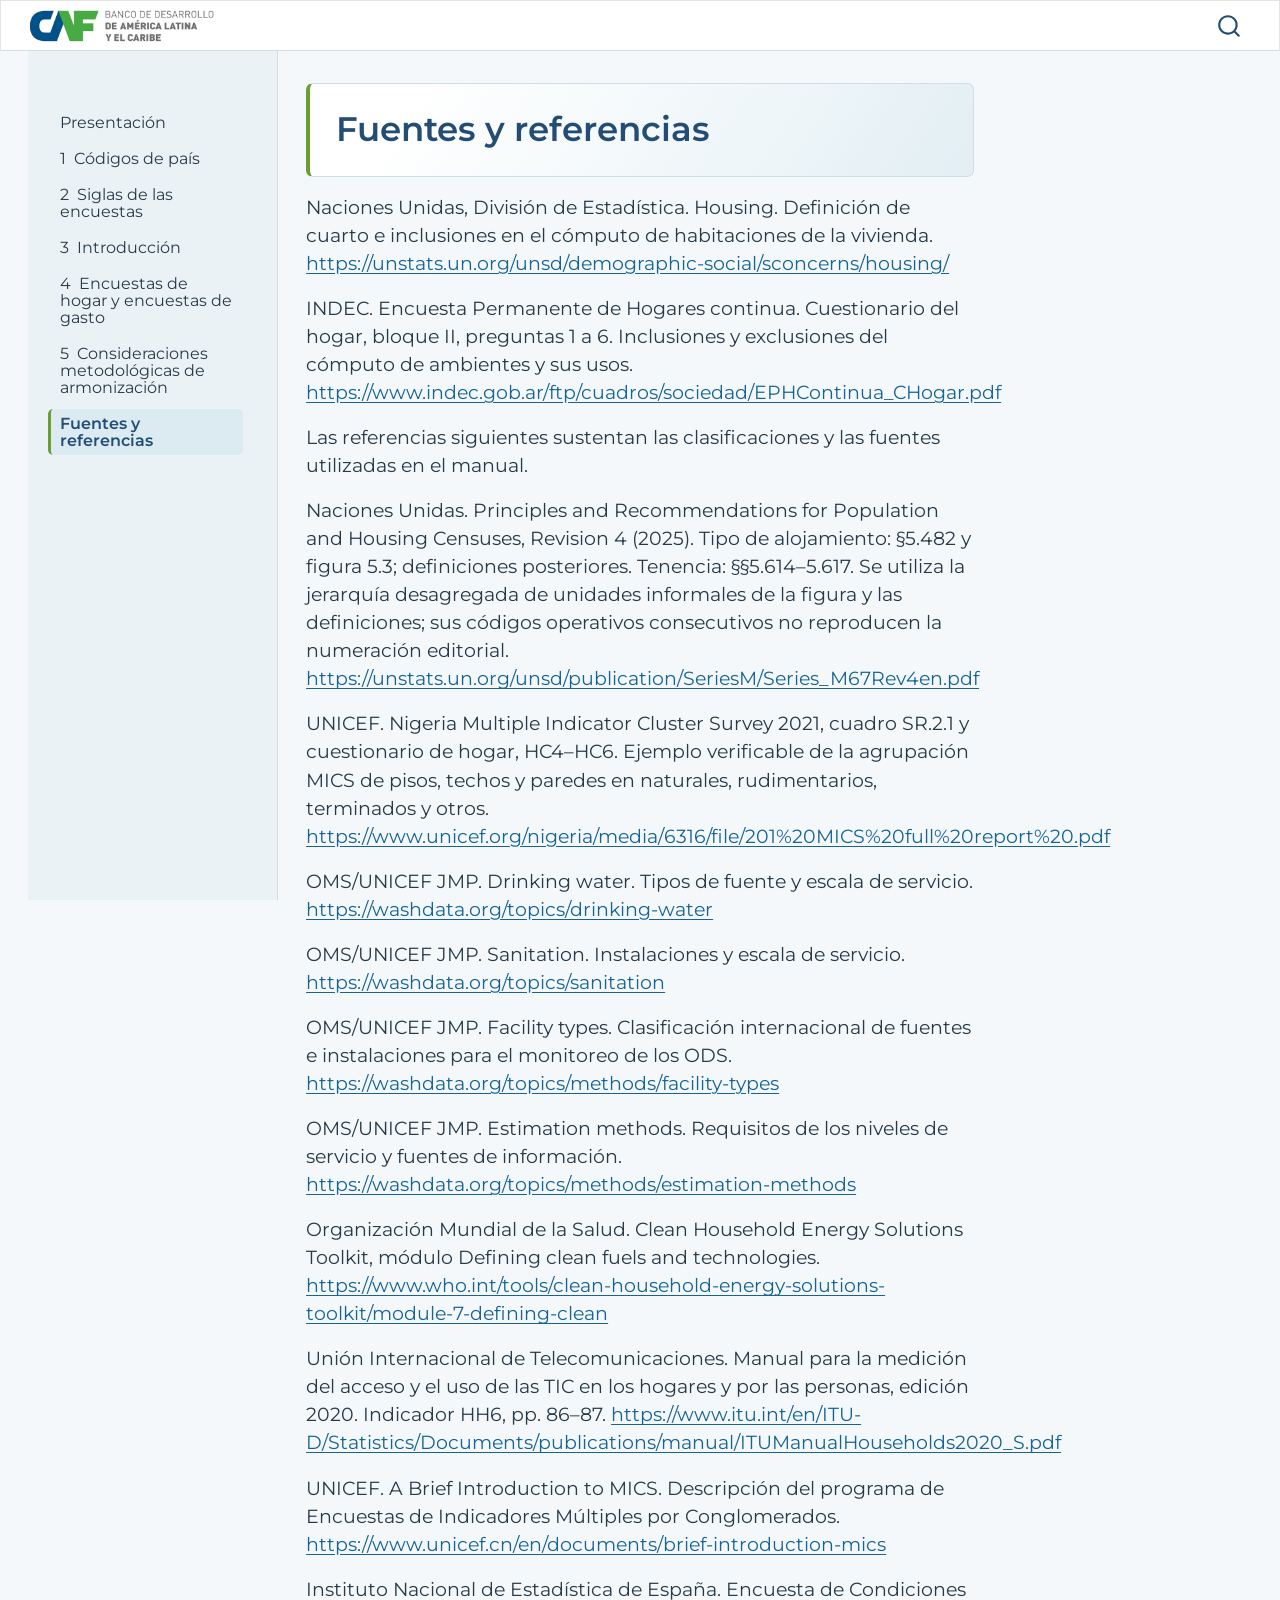
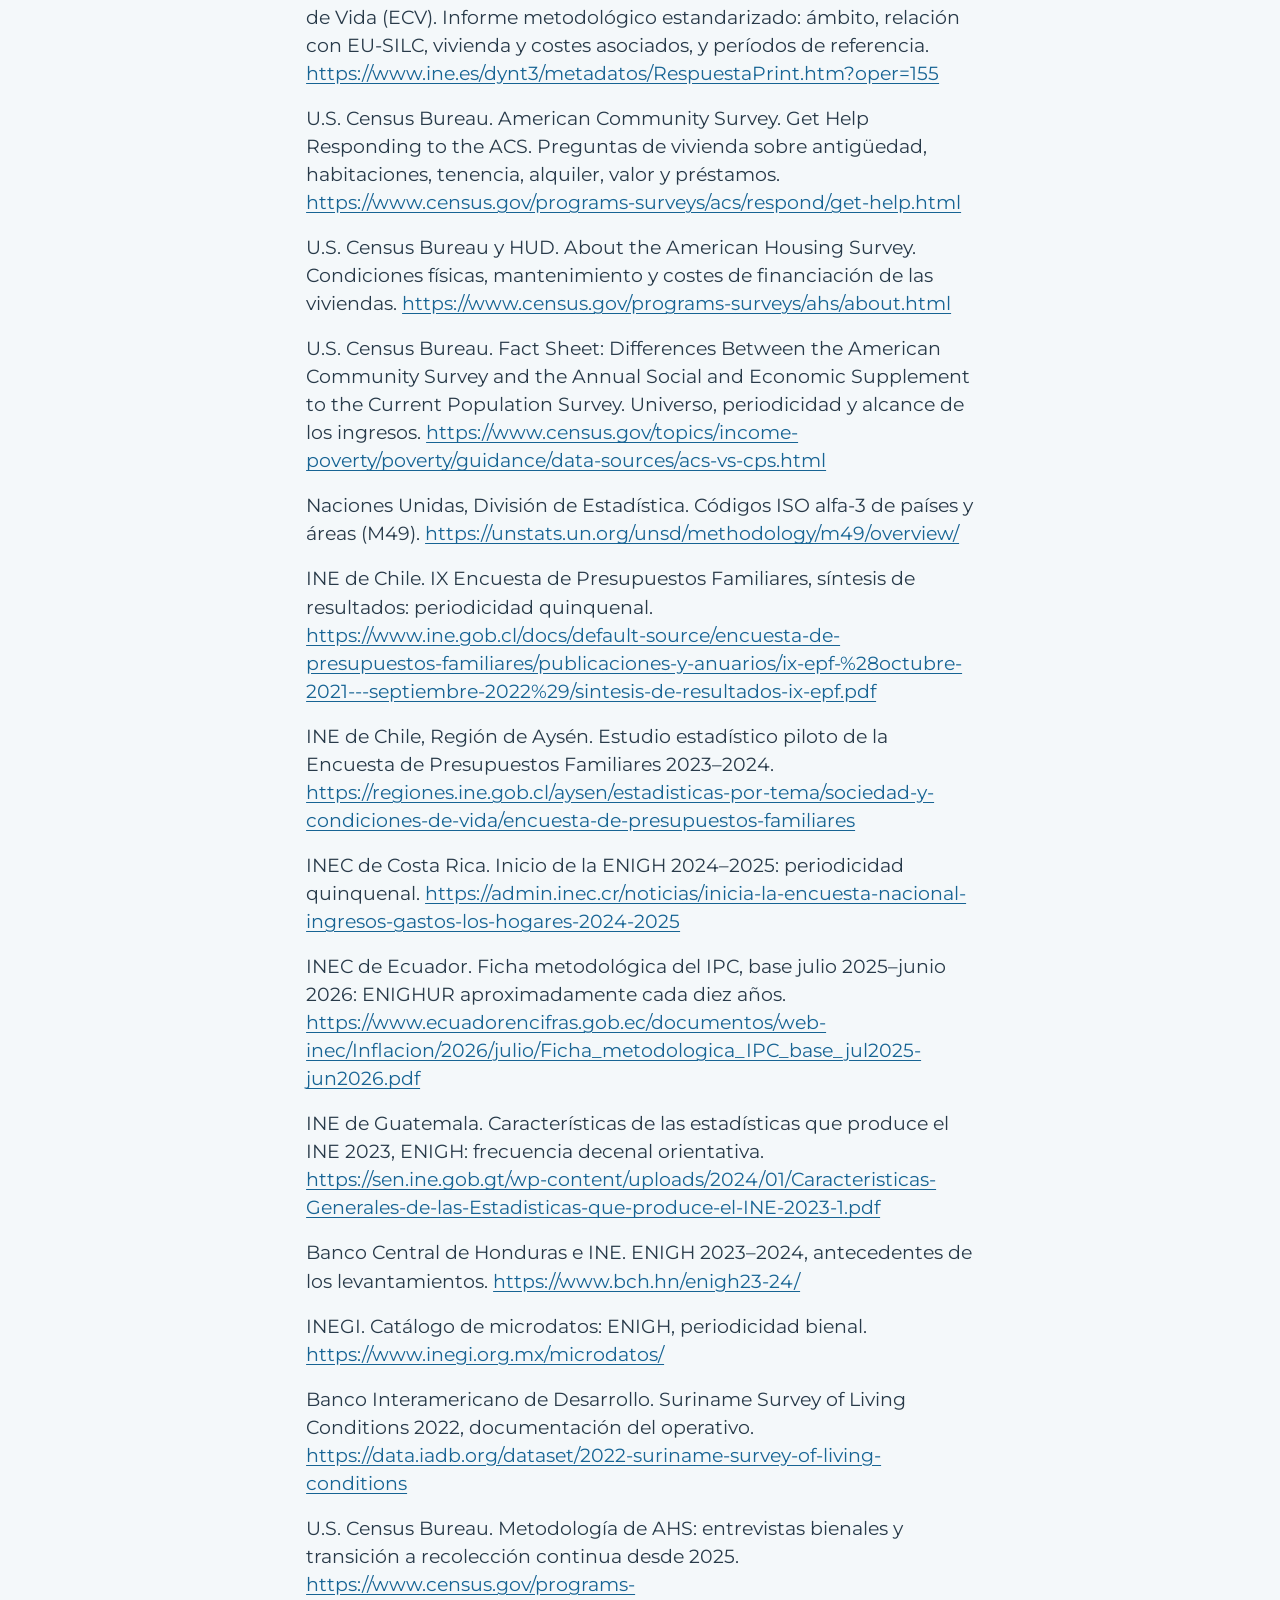
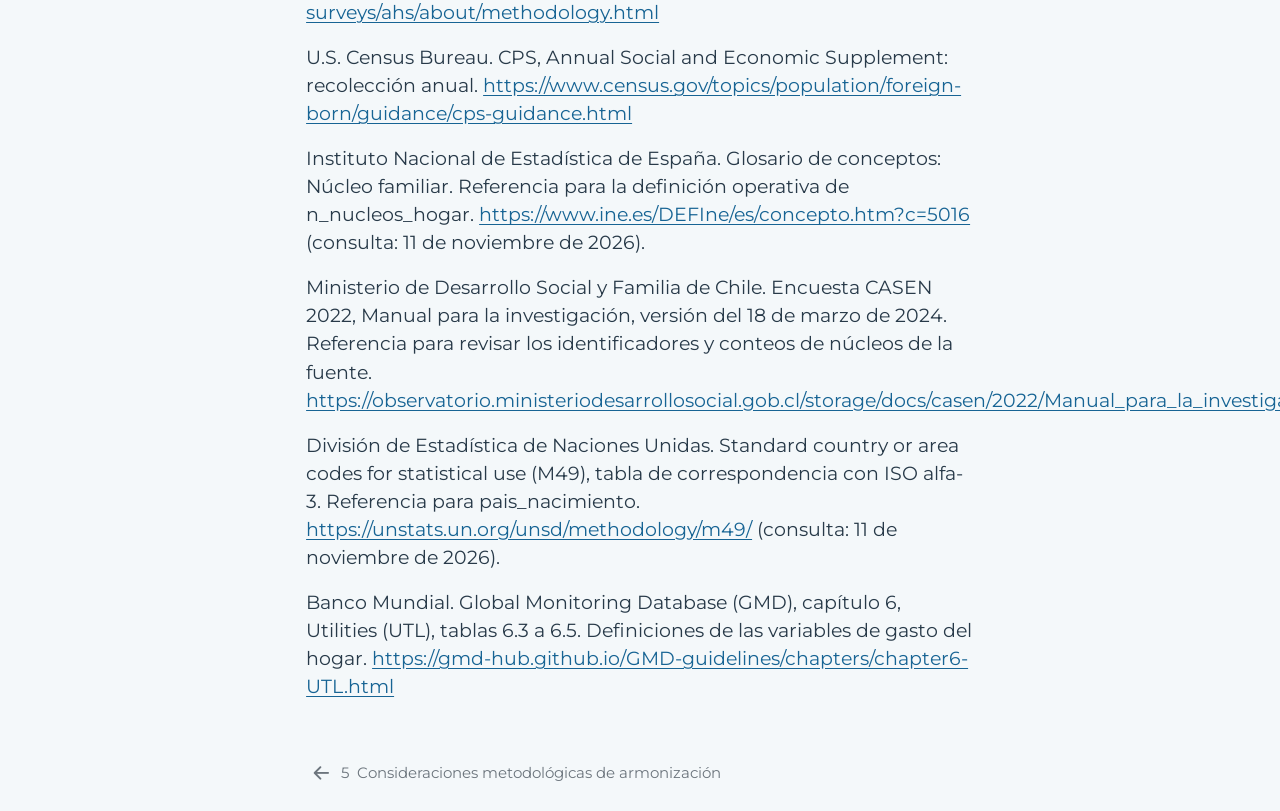
<file: chapters/04-fuentes-y-referencias.html>
<!DOCTYPE html>
<html xmlns="http://www.w3.org/1999/xhtml" lang="es" xml:lang="es"><head>

<meta charset="utf-8">
<meta name="generator" content="quarto-1.8.25">

<meta name="viewport" content="width=device-width, initial-scale=1.0, user-scalable=yes">


<title>Fuentes y referencias – Manual metodológico RED28</title>
<style>
code{white-space: pre-wrap;}
span.smallcaps{font-variant: small-caps;}
div.columns{display: flex; gap: min(4vw, 1.5em);}
div.column{flex: auto; overflow-x: auto;}
div.hanging-indent{margin-left: 1.5em; text-indent: -1.5em;}
ul.task-list{list-style: none;}
ul.task-list li input[type="checkbox"] {
  width: 0.8em;
  margin: 0 0.8em 0.2em -1em; /* quarto-specific, see https://github.com/quarto-dev/quarto-cli/issues/4556 */ 
  vertical-align: middle;
}
</style>


<script src="../site_libs/quarto-nav/quarto-nav.js"></script>
<script src="../site_libs/clipboard/clipboard.min.js"></script>
<script src="../site_libs/quarto-search/autocomplete.umd.js"></script>
<script src="../site_libs/quarto-search/fuse.min.js"></script>
<script src="../site_libs/quarto-search/quarto-search.js"></script>
<meta name="quarto:offset" content="../">
<link href="../chapters/03-consideraciones-metodologicas.html" rel="prev">
<script src="../site_libs/quarto-html/quarto.js" type="module"></script>
<script src="../site_libs/quarto-html/tabsets/tabsets.js" type="module"></script>
<script src="../site_libs/quarto-html/axe/axe-check.js" type="module"></script>
<script src="../site_libs/quarto-html/popper.min.js"></script>
<script src="../site_libs/quarto-html/tippy.umd.min.js"></script>
<script src="../site_libs/quarto-html/anchor.min.js"></script>
<link href="../site_libs/quarto-html/tippy.css" rel="stylesheet">
<link href="../site_libs/quarto-html/quarto-syntax-highlighting-7b89279ff1a6dce999919e0e67d4d9ec.css" rel="stylesheet" id="quarto-text-highlighting-styles">
<script src="../site_libs/bootstrap/bootstrap.min.js"></script>
<link href="../site_libs/bootstrap/bootstrap-icons.css" rel="stylesheet">
<link href="../site_libs/bootstrap/bootstrap-7b10a32f54b3580059b1fe00f8f34fea.min.css" rel="stylesheet" append-hash="true" id="quarto-bootstrap" data-mode="light">
<script id="quarto-search-options" type="application/json">{
  "location": "navbar",
  "copy-button": false,
  "collapse-after": 3,
  "panel-placement": "end",
  "type": "overlay",
  "limit": 50,
  "keyboard-shortcut": [
    "f",
    "/",
    "s"
  ],
  "show-item-context": false,
  "language": {
    "search-no-results-text": "No se han encontrado resultados",
    "search-matching-documents-text": "documentos encontrados",
    "search-copy-link-title": "Copiar el enlace en la búsqueda",
    "search-hide-matches-text": "Ocultar resultados adicionales",
    "search-more-match-text": "resultado adicional en este documento",
    "search-more-matches-text": "resultados adicionales en este documento",
    "search-clear-button-title": "Borrar",
    "search-text-placeholder": "",
    "search-detached-cancel-button-title": "Cancelar",
    "search-submit-button-title": "Enviar",
    "search-label": "Buscar"
  }
}</script>


<link rel="stylesheet" href="../styles.css">
</head>

<body class="nav-sidebar floating nav-fixed quarto-light">

<div id="quarto-search-results"></div>
  <header id="quarto-header" class="headroom fixed-top">
    <nav class="navbar navbar-expand " data-bs-theme="dark">
      <div class="navbar-container container-fluid">
      <div class="navbar-brand-container mx-auto">
    <a href="../index.html" class="navbar-brand navbar-brand-logo">
    <img src="../images/logo-caf.png" alt="CAF — Banco de Desarrollo de América Latina y el Caribe" class="navbar-logo light-content">
    <img src="../images/logo-caf.png" alt="CAF — Banco de Desarrollo de América Latina y el Caribe" class="navbar-logo dark-content">
    </a>
  </div>
        <div class="quarto-navbar-tools tools-end">
</div>
          <div id="quarto-search" class="" title="Buscar"></div>
      </div> <!-- /container-fluid -->
    </nav>
  <nav class="quarto-secondary-nav">
    <div class="container-fluid d-flex">
      <button type="button" class="quarto-btn-toggle btn" data-bs-toggle="collapse" role="button" data-bs-target=".quarto-sidebar-collapse-item" aria-controls="quarto-sidebar" aria-expanded="false" aria-label="Alternar barra lateral" onclick="if (window.quartoToggleHeadroom) { window.quartoToggleHeadroom(); }">
        <i class="bi bi-layout-text-sidebar-reverse"></i>
      </button>
        <nav class="quarto-page-breadcrumbs" aria-label="breadcrumb"><ol class="breadcrumb"><li class="breadcrumb-item"><a href="../chapters/04-fuentes-y-referencias.html">Fuentes y referencias</a></li></ol></nav>
        <a class="flex-grow-1" role="navigation" data-bs-toggle="collapse" data-bs-target=".quarto-sidebar-collapse-item" aria-controls="quarto-sidebar" aria-expanded="false" aria-label="Alternar barra lateral" onclick="if (window.quartoToggleHeadroom) { window.quartoToggleHeadroom(); }">      
        </a>
    </div>
  </nav>
</header>
<!-- content -->
<div id="quarto-content" class="quarto-container page-columns page-rows-contents page-layout-article page-navbar">
<!-- sidebar -->
  <nav id="quarto-sidebar" class="sidebar collapse collapse-horizontal quarto-sidebar-collapse-item sidebar-navigation floating overflow-auto">
    <div class="pt-lg-2 mt-2 text-left sidebar-header sidebar-header-stacked">
      <a href="../index.html" class="sidebar-logo-link">
      </a>
      </div>
    <div class="sidebar-menu-container"> 
    <ul class="list-unstyled mt-1">
        <li class="sidebar-item">
  <div class="sidebar-item-container"> 
  <a href="../index.html" class="sidebar-item-text sidebar-link">
 <span class="menu-text">Presentación</span></a>
  </div>
</li>
        <li class="sidebar-item">
  <div class="sidebar-item-container"> 
  <a href="../chapters/capitulo-codigos-de-pais.html" class="sidebar-item-text sidebar-link">
 <span class="menu-text"><span class="chapter-number">1</span>&nbsp; <span class="chapter-title">Códigos de país</span></span></a>
  </div>
</li>
        <li class="sidebar-item">
  <div class="sidebar-item-container"> 
  <a href="../chapters/capitulo-siglas-de-las-encuestas.html" class="sidebar-item-text sidebar-link">
 <span class="menu-text"><span class="chapter-number">2</span>&nbsp; <span class="chapter-title">Siglas de las encuestas</span></span></a>
  </div>
</li>
        <li class="sidebar-item">
  <div class="sidebar-item-container"> 
  <a href="../chapters/01-introduccion.html" class="sidebar-item-text sidebar-link">
 <span class="menu-text"><span class="chapter-number">3</span>&nbsp; <span class="chapter-title">Introducción</span></span></a>
  </div>
</li>
        <li class="sidebar-item">
  <div class="sidebar-item-container"> 
  <a href="../chapters/02-encuestas-y-variables.html" class="sidebar-item-text sidebar-link">
 <span class="menu-text"><span class="chapter-number">4</span>&nbsp; <span class="chapter-title">Encuestas de hogar y encuestas de gasto</span></span></a>
  </div>
</li>
        <li class="sidebar-item">
  <div class="sidebar-item-container"> 
  <a href="../chapters/03-consideraciones-metodologicas.html" class="sidebar-item-text sidebar-link">
 <span class="menu-text"><span class="chapter-number">5</span>&nbsp; <span class="chapter-title">Consideraciones metodológicas de armonización</span></span></a>
  </div>
</li>
        <li class="sidebar-item">
  <div class="sidebar-item-container"> 
  <a href="../chapters/04-fuentes-y-referencias.html" class="sidebar-item-text sidebar-link active">
 <span class="menu-text">Fuentes y referencias</span></a>
  </div>
</li>
    </ul>
    </div>
</nav>
<div id="quarto-sidebar-glass" class="quarto-sidebar-collapse-item" data-bs-toggle="collapse" data-bs-target=".quarto-sidebar-collapse-item"></div>
<!-- margin-sidebar -->
    <div id="quarto-margin-sidebar" class="sidebar margin-sidebar zindex-bottom">
        
    </div>
<!-- main -->
<main class="content" id="quarto-document-content">

<header id="title-block-header" class="quarto-title-block default">
<div class="quarto-title">
<h1 class="title"><span id="fuentes-y-referencias" class="quarto-section-identifier">Fuentes y referencias</span></h1>
</div>



<div class="quarto-title-meta">

    
  
    
  </div>
  


</header>


<p>Naciones Unidas, División de Estadística. Housing. Definición de cuarto e inclusiones en el cómputo de habitaciones de la vivienda. <a href="https://unstats.un.org/unsd/demographic-social/sconcerns/housing/" class="uri">https://unstats.un.org/unsd/demographic-social/sconcerns/housing/</a></p>
<p>INDEC. Encuesta Permanente de Hogares continua. Cuestionario del hogar, bloque II, preguntas 1 a 6. Inclusiones y exclusiones del cómputo de ambientes y sus usos. <a href="https://www.indec.gob.ar/ftp/cuadros/sociedad/EPHContinua_CHogar.pdf" class="uri">https://www.indec.gob.ar/ftp/cuadros/sociedad/EPHContinua_CHogar.pdf</a></p>
<p>Las referencias siguientes sustentan las clasificaciones y las fuentes utilizadas en el manual.</p>
<p>Naciones Unidas. Principles and Recommendations for Population and Housing Censuses, Revision 4 (2025). Tipo de alojamiento: §5.482 y figura 5.3; definiciones posteriores. Tenencia: §§5.614–5.617. Se utiliza la jerarquía desagregada de unidades informales de la figura y las definiciones; sus códigos operativos consecutivos no reproducen la numeración editorial. <a href="https://unstats.un.org/unsd/publication/SeriesM/Series_M67Rev4en.pdf" class="uri">https://unstats.un.org/unsd/publication/SeriesM/Series_M67Rev4en.pdf</a></p>
<p>UNICEF. Nigeria Multiple Indicator Cluster Survey 2021, cuadro SR.2.1 y cuestionario de hogar, HC4–HC6. Ejemplo verificable de la agrupación MICS de pisos, techos y paredes en naturales, rudimentarios, terminados y otros. <a href="https://www.unicef.org/nigeria/media/6316/file/201%20MICS%20full%20report%20.pdf" class="uri">https://www.unicef.org/nigeria/media/6316/file/201%20MICS%20full%20report%20.pdf</a></p>
<p>OMS/UNICEF JMP. Drinking water. Tipos de fuente y escala de servicio. <a href="https://washdata.org/topics/drinking-water" class="uri">https://washdata.org/topics/drinking-water</a></p>
<p>OMS/UNICEF JMP. Sanitation. Instalaciones y escala de servicio. <a href="https://washdata.org/topics/sanitation" class="uri">https://washdata.org/topics/sanitation</a></p>
<p>OMS/UNICEF JMP. Facility types. Clasificación internacional de fuentes e instalaciones para el monitoreo de los ODS. <a href="https://washdata.org/topics/methods/facility-types" class="uri">https://washdata.org/topics/methods/facility-types</a></p>
<p>OMS/UNICEF JMP. Estimation methods. Requisitos de los niveles de servicio y fuentes de información. <a href="https://washdata.org/topics/methods/estimation-methods" class="uri">https://washdata.org/topics/methods/estimation-methods</a></p>
<p>Organización Mundial de la Salud. Clean Household Energy Solutions Toolkit, módulo Defining clean fuels and technologies. <a href="https://www.who.int/tools/clean-household-energy-solutions-toolkit/module-7-defining-clean" class="uri">https://www.who.int/tools/clean-household-energy-solutions-toolkit/module-7-defining-clean</a></p>
<p>Unión Internacional de Telecomunicaciones. Manual para la medición del acceso y el uso de las TIC en los hogares y por las personas, edición 2020. Indicador HH6, pp.&nbsp;86–87. <a href="https://www.itu.int/en/ITU-D/Statistics/Documents/publications/manual/ITUManualHouseholds2020_S.pdf" class="uri">https://www.itu.int/en/ITU-D/Statistics/Documents/publications/manual/ITUManualHouseholds2020_S.pdf</a></p>
<p>UNICEF. A Brief Introduction to MICS. Descripción del programa de Encuestas de Indicadores Múltiples por Conglomerados. <a href="https://www.unicef.cn/en/documents/brief-introduction-mics" class="uri">https://www.unicef.cn/en/documents/brief-introduction-mics</a></p>
<p>Instituto Nacional de Estadística de España. Encuesta de Condiciones de Vida (ECV). Informe metodológico estandarizado: ámbito, relación con EU-SILC, vivienda y costes asociados, y períodos de referencia. <a href="https://www.ine.es/dynt3/metadatos/RespuestaPrint.htm?oper=155" class="uri">https://www.ine.es/dynt3/metadatos/RespuestaPrint.htm?oper=155</a></p>
<p>U.S. Census Bureau. American Community Survey. Get Help Responding to the ACS. Preguntas de vivienda sobre antigüedad, habitaciones, tenencia, alquiler, valor y préstamos. <a href="https://www.census.gov/programs-surveys/acs/respond/get-help.html" class="uri">https://www.census.gov/programs-surveys/acs/respond/get-help.html</a></p>
<p>U.S. Census Bureau y HUD. About the American Housing Survey. Condiciones físicas, mantenimiento y costes de financiación de las viviendas. <a href="https://www.census.gov/programs-surveys/ahs/about.html" class="uri">https://www.census.gov/programs-surveys/ahs/about.html</a></p>
<p>U.S. Census Bureau. Fact Sheet: Differences Between the American Community Survey and the Annual Social and Economic Supplement to the Current Population Survey. Universo, periodicidad y alcance de los ingresos. <a href="https://www.census.gov/topics/income-poverty/poverty/guidance/data-sources/acs-vs-cps.html" class="uri">https://www.census.gov/topics/income-poverty/poverty/guidance/data-sources/acs-vs-cps.html</a></p>
<p>Naciones Unidas, División de Estadística. Códigos ISO alfa-3 de países y áreas (M49). <a href="https://unstats.un.org/unsd/methodology/m49/overview/" class="uri">https://unstats.un.org/unsd/methodology/m49/overview/</a></p>
<p>INE de Chile. IX Encuesta de Presupuestos Familiares, síntesis de resultados: periodicidad quinquenal. <a href="https://www.ine.gob.cl/docs/default-source/encuesta-de-presupuestos-familiares/publicaciones-y-anuarios/ix-epf-%28octubre-2021---septiembre-2022%29/sintesis-de-resultados-ix-epf.pdf" class="uri">https://www.ine.gob.cl/docs/default-source/encuesta-de-presupuestos-familiares/publicaciones-y-anuarios/ix-epf-%28octubre-2021---septiembre-2022%29/sintesis-de-resultados-ix-epf.pdf</a></p>
<p>INE de Chile, Región de Aysén. Estudio estadístico piloto de la Encuesta de Presupuestos Familiares 2023–2024. <a href="https://regiones.ine.gob.cl/aysen/estadisticas-por-tema/sociedad-y-condiciones-de-vida/encuesta-de-presupuestos-familiares" class="uri">https://regiones.ine.gob.cl/aysen/estadisticas-por-tema/sociedad-y-condiciones-de-vida/encuesta-de-presupuestos-familiares</a></p>
<p>INEC de Costa Rica. Inicio de la ENIGH 2024–2025: periodicidad quinquenal. <a href="https://admin.inec.cr/noticias/inicia-la-encuesta-nacional-ingresos-gastos-los-hogares-2024-2025" class="uri">https://admin.inec.cr/noticias/inicia-la-encuesta-nacional-ingresos-gastos-los-hogares-2024-2025</a></p>
<p>INEC de Ecuador. Ficha metodológica del IPC, base julio 2025–junio 2026: ENIGHUR aproximadamente cada diez años. <a href="https://www.ecuadorencifras.gob.ec/documentos/web-inec/Inflacion/2026/julio/Ficha_metodologica_IPC_base_jul2025-jun2026.pdf" class="uri">https://www.ecuadorencifras.gob.ec/documentos/web-inec/Inflacion/2026/julio/Ficha_metodologica_IPC_base_jul2025-jun2026.pdf</a></p>
<p>INE de Guatemala. Características de las estadísticas que produce el INE 2023, ENIGH: frecuencia decenal orientativa. <a href="https://sen.ine.gob.gt/wp-content/uploads/2024/01/Caracteristicas-Generales-de-las-Estadisticas-que-produce-el-INE-2023-1.pdf" class="uri">https://sen.ine.gob.gt/wp-content/uploads/2024/01/Caracteristicas-Generales-de-las-Estadisticas-que-produce-el-INE-2023-1.pdf</a></p>
<p>Banco Central de Honduras e INE. ENIGH 2023–2024, antecedentes de los levantamientos. <a href="https://www.bch.hn/enigh23-24/" class="uri">https://www.bch.hn/enigh23-24/</a></p>
<p>INEGI. Catálogo de microdatos: ENIGH, periodicidad bienal. <a href="https://www.inegi.org.mx/microdatos/" class="uri">https://www.inegi.org.mx/microdatos/</a></p>
<p>Banco Interamericano de Desarrollo. Suriname Survey of Living Conditions 2022, documentación del operativo. <a href="https://data.iadb.org/dataset/2022-suriname-survey-of-living-conditions" class="uri">https://data.iadb.org/dataset/2022-suriname-survey-of-living-conditions</a></p>
<p>U.S. Census Bureau. Metodología de AHS: entrevistas bienales y transición a recolección continua desde 2025. <a href="https://www.census.gov/programs-surveys/ahs/about/methodology.html" class="uri">https://www.census.gov/programs-surveys/ahs/about/methodology.html</a></p>
<p>U.S. Census Bureau. CPS, Annual Social and Economic Supplement: recolección anual. <a href="https://www.census.gov/topics/population/foreign-born/guidance/cps-guidance.html" class="uri">https://www.census.gov/topics/population/foreign-born/guidance/cps-guidance.html</a></p>
<p>Instituto Nacional de Estadística de España. Glosario de conceptos: Núcleo familiar. Referencia para la definición operativa de n_nucleos_hogar. <a href="https://www.ine.es/DEFIne/es/concepto.htm?c=5016" class="uri">https://www.ine.es/DEFIne/es/concepto.htm?c=5016</a> (consulta: 11 de noviembre de 2026).</p>
<p>Ministerio de Desarrollo Social y Familia de Chile. Encuesta CASEN 2022, Manual para la investigación, versión del 18 de marzo de 2024. Referencia para revisar los identificadores y conteos de núcleos de la fuente. <a href="https://observatorio.ministeriodesarrollosocial.gob.cl/storage/docs/casen/2022/Manual_para_la_investigacion_Casen_2022%2818marzo2024%29.pdf" class="uri">https://observatorio.ministeriodesarrollosocial.gob.cl/storage/docs/casen/2022/Manual_para_la_investigacion_Casen_2022%2818marzo2024%29.pdf</a></p>
<p>División de Estadística de Naciones Unidas. Standard country or area codes for statistical use (M49), tabla de correspondencia con ISO alfa-3. Referencia para pais_nacimiento. <a href="https://unstats.un.org/unsd/methodology/m49/" class="uri">https://unstats.un.org/unsd/methodology/m49/</a> (consulta: 11 de noviembre de 2026).</p>
<p>Banco Mundial. Global Monitoring Database (GMD), capítulo 6, Utilities (UTL), tablas 6.3 a 6.5. Definiciones de las variables de gasto del hogar. <a href="https://gmd-hub.github.io/GMD-guidelines/chapters/chapter6-UTL.html" class="uri">https://gmd-hub.github.io/GMD-guidelines/chapters/chapter6-UTL.html</a></p>



</main> <!-- /main -->
<script id="quarto-html-after-body" type="application/javascript">
  window.document.addEventListener("DOMContentLoaded", function (event) {
    const icon = "";
    const anchorJS = new window.AnchorJS();
    anchorJS.options = {
      placement: 'right',
      icon: icon
    };
    anchorJS.add('.anchored');
    const isCodeAnnotation = (el) => {
      for (const clz of el.classList) {
        if (clz.startsWith('code-annotation-')) {                     
          return true;
        }
      }
      return false;
    }
    const onCopySuccess = function(e) {
      // button target
      const button = e.trigger;
      // don't keep focus
      button.blur();
      // flash "checked"
      button.classList.add('code-copy-button-checked');
      var currentTitle = button.getAttribute("title");
      button.setAttribute("title", "Copiado");
      let tooltip;
      if (window.bootstrap) {
        button.setAttribute("data-bs-toggle", "tooltip");
        button.setAttribute("data-bs-placement", "left");
        button.setAttribute("data-bs-title", "Copiado");
        tooltip = new bootstrap.Tooltip(button, 
          { trigger: "manual", 
            customClass: "code-copy-button-tooltip",
            offset: [0, -8]});
        tooltip.show();    
      }
      setTimeout(function() {
        if (tooltip) {
          tooltip.hide();
          button.removeAttribute("data-bs-title");
          button.removeAttribute("data-bs-toggle");
          button.removeAttribute("data-bs-placement");
        }
        button.setAttribute("title", currentTitle);
        button.classList.remove('code-copy-button-checked');
      }, 1000);
      // clear code selection
      e.clearSelection();
    }
    const getTextToCopy = function(trigger) {
      const outerScaffold = trigger.parentElement.cloneNode(true);
      const codeEl = outerScaffold.querySelector('code');
      for (const childEl of codeEl.children) {
        if (isCodeAnnotation(childEl)) {
          childEl.remove();
        }
      }
      return codeEl.innerText;
    }
    const clipboard = new window.ClipboardJS('.code-copy-button:not([data-in-quarto-modal])', {
      text: getTextToCopy
    });
    clipboard.on('success', onCopySuccess);
    if (window.document.getElementById('quarto-embedded-source-code-modal')) {
      const clipboardModal = new window.ClipboardJS('.code-copy-button[data-in-quarto-modal]', {
        text: getTextToCopy,
        container: window.document.getElementById('quarto-embedded-source-code-modal')
      });
      clipboardModal.on('success', onCopySuccess);
    }
      var localhostRegex = new RegExp(/^(?:http|https):\/\/localhost\:?[0-9]*\//);
      var mailtoRegex = new RegExp(/^mailto:/);
        var filterRegex = new RegExp('/' + window.location.host + '/');
      var isInternal = (href) => {
          return filterRegex.test(href) || localhostRegex.test(href) || mailtoRegex.test(href);
      }
      // Inspect non-navigation links and adorn them if external
     var links = window.document.querySelectorAll('a[href]:not(.nav-link):not(.navbar-brand):not(.toc-action):not(.sidebar-link):not(.sidebar-item-toggle):not(.pagination-link):not(.no-external):not([aria-hidden]):not(.dropdown-item):not(.quarto-navigation-tool):not(.about-link)');
      for (var i=0; i<links.length; i++) {
        const link = links[i];
        if (!isInternal(link.href)) {
          // undo the damage that might have been done by quarto-nav.js in the case of
          // links that we want to consider external
          if (link.dataset.originalHref !== undefined) {
            link.href = link.dataset.originalHref;
          }
        }
      }
    function tippyHover(el, contentFn, onTriggerFn, onUntriggerFn) {
      const config = {
        allowHTML: true,
        maxWidth: 500,
        delay: 100,
        arrow: false,
        appendTo: function(el) {
            return el.parentElement;
        },
        interactive: true,
        interactiveBorder: 10,
        theme: 'quarto',
        placement: 'bottom-start',
      };
      if (contentFn) {
        config.content = contentFn;
      }
      if (onTriggerFn) {
        config.onTrigger = onTriggerFn;
      }
      if (onUntriggerFn) {
        config.onUntrigger = onUntriggerFn;
      }
      window.tippy(el, config); 
    }
    const noterefs = window.document.querySelectorAll('a[role="doc-noteref"]');
    for (var i=0; i<noterefs.length; i++) {
      const ref = noterefs[i];
      tippyHover(ref, function() {
        // use id or data attribute instead here
        let href = ref.getAttribute('data-footnote-href') || ref.getAttribute('href');
        try { href = new URL(href).hash; } catch {}
        const id = href.replace(/^#\/?/, "");
        const note = window.document.getElementById(id);
        if (note) {
          return note.innerHTML;
        } else {
          return "";
        }
      });
    }
    const xrefs = window.document.querySelectorAll('a.quarto-xref');
    const processXRef = (id, note) => {
      // Strip column container classes
      const stripColumnClz = (el) => {
        el.classList.remove("page-full", "page-columns");
        if (el.children) {
          for (const child of el.children) {
            stripColumnClz(child);
          }
        }
      }
      stripColumnClz(note)
      if (id === null || id.startsWith('sec-')) {
        // Special case sections, only their first couple elements
        const container = document.createElement("div");
        if (note.children && note.children.length > 2) {
          container.appendChild(note.children[0].cloneNode(true));
          for (let i = 1; i < note.children.length; i++) {
            const child = note.children[i];
            if (child.tagName === "P" && child.innerText === "") {
              continue;
            } else {
              container.appendChild(child.cloneNode(true));
              break;
            }
          }
          if (window.Quarto?.typesetMath) {
            window.Quarto.typesetMath(container);
          }
          return container.innerHTML
        } else {
          if (window.Quarto?.typesetMath) {
            window.Quarto.typesetMath(note);
          }
          return note.innerHTML;
        }
      } else {
        // Remove any anchor links if they are present
        const anchorLink = note.querySelector('a.anchorjs-link');
        if (anchorLink) {
          anchorLink.remove();
        }
        if (window.Quarto?.typesetMath) {
          window.Quarto.typesetMath(note);
        }
        if (note.classList.contains("callout")) {
          return note.outerHTML;
        } else {
          return note.innerHTML;
        }
      }
    }
    for (var i=0; i<xrefs.length; i++) {
      const xref = xrefs[i];
      tippyHover(xref, undefined, function(instance) {
        instance.disable();
        let url = xref.getAttribute('href');
        let hash = undefined; 
        if (url.startsWith('#')) {
          hash = url;
        } else {
          try { hash = new URL(url).hash; } catch {}
        }
        if (hash) {
          const id = hash.replace(/^#\/?/, "");
          const note = window.document.getElementById(id);
          if (note !== null) {
            try {
              const html = processXRef(id, note.cloneNode(true));
              instance.setContent(html);
            } finally {
              instance.enable();
              instance.show();
            }
          } else {
            // See if we can fetch this
            fetch(url.split('#')[0])
            .then(res => res.text())
            .then(html => {
              const parser = new DOMParser();
              const htmlDoc = parser.parseFromString(html, "text/html");
              const note = htmlDoc.getElementById(id);
              if (note !== null) {
                const html = processXRef(id, note);
                instance.setContent(html);
              } 
            }).finally(() => {
              instance.enable();
              instance.show();
            });
          }
        } else {
          // See if we can fetch a full url (with no hash to target)
          // This is a special case and we should probably do some content thinning / targeting
          fetch(url)
          .then(res => res.text())
          .then(html => {
            const parser = new DOMParser();
            const htmlDoc = parser.parseFromString(html, "text/html");
            const note = htmlDoc.querySelector('main.content');
            if (note !== null) {
              // This should only happen for chapter cross references
              // (since there is no id in the URL)
              // remove the first header
              if (note.children.length > 0 && note.children[0].tagName === "HEADER") {
                note.children[0].remove();
              }
              const html = processXRef(null, note);
              instance.setContent(html);
            } 
          }).finally(() => {
            instance.enable();
            instance.show();
          });
        }
      }, function(instance) {
      });
    }
        let selectedAnnoteEl;
        const selectorForAnnotation = ( cell, annotation) => {
          let cellAttr = 'data-code-cell="' + cell + '"';
          let lineAttr = 'data-code-annotation="' +  annotation + '"';
          const selector = 'span[' + cellAttr + '][' + lineAttr + ']';
          return selector;
        }
        const selectCodeLines = (annoteEl) => {
          const doc = window.document;
          const targetCell = annoteEl.getAttribute("data-target-cell");
          const targetAnnotation = annoteEl.getAttribute("data-target-annotation");
          const annoteSpan = window.document.querySelector(selectorForAnnotation(targetCell, targetAnnotation));
          const lines = annoteSpan.getAttribute("data-code-lines").split(",");
          const lineIds = lines.map((line) => {
            return targetCell + "-" + line;
          })
          let top = null;
          let height = null;
          let parent = null;
          if (lineIds.length > 0) {
              //compute the position of the single el (top and bottom and make a div)
              const el = window.document.getElementById(lineIds[0]);
              top = el.offsetTop;
              height = el.offsetHeight;
              parent = el.parentElement.parentElement;
            if (lineIds.length > 1) {
              const lastEl = window.document.getElementById(lineIds[lineIds.length - 1]);
              const bottom = lastEl.offsetTop + lastEl.offsetHeight;
              height = bottom - top;
            }
            if (top !== null && height !== null && parent !== null) {
              // cook up a div (if necessary) and position it 
              let div = window.document.getElementById("code-annotation-line-highlight");
              if (div === null) {
                div = window.document.createElement("div");
                div.setAttribute("id", "code-annotation-line-highlight");
                div.style.position = 'absolute';
                parent.appendChild(div);
              }
              div.style.top = top - 2 + "px";
              div.style.height = height + 4 + "px";
              div.style.left = 0;
              let gutterDiv = window.document.getElementById("code-annotation-line-highlight-gutter");
              if (gutterDiv === null) {
                gutterDiv = window.document.createElement("div");
                gutterDiv.setAttribute("id", "code-annotation-line-highlight-gutter");
                gutterDiv.style.position = 'absolute';
                const codeCell = window.document.getElementById(targetCell);
                const gutter = codeCell.querySelector('.code-annotation-gutter');
                gutter.appendChild(gutterDiv);
              }
              gutterDiv.style.top = top - 2 + "px";
              gutterDiv.style.height = height + 4 + "px";
            }
            selectedAnnoteEl = annoteEl;
          }
        };
        const unselectCodeLines = () => {
          const elementsIds = ["code-annotation-line-highlight", "code-annotation-line-highlight-gutter"];
          elementsIds.forEach((elId) => {
            const div = window.document.getElementById(elId);
            if (div) {
              div.remove();
            }
          });
          selectedAnnoteEl = undefined;
        };
          // Handle positioning of the toggle
      window.addEventListener(
        "resize",
        throttle(() => {
          elRect = undefined;
          if (selectedAnnoteEl) {
            selectCodeLines(selectedAnnoteEl);
          }
        }, 10)
      );
      function throttle(fn, ms) {
      let throttle = false;
      let timer;
        return (...args) => {
          if(!throttle) { // first call gets through
              fn.apply(this, args);
              throttle = true;
          } else { // all the others get throttled
              if(timer) clearTimeout(timer); // cancel #2
              timer = setTimeout(() => {
                fn.apply(this, args);
                timer = throttle = false;
              }, ms);
          }
        };
      }
        // Attach click handler to the DT
        const annoteDls = window.document.querySelectorAll('dt[data-target-cell]');
        for (const annoteDlNode of annoteDls) {
          annoteDlNode.addEventListener('click', (event) => {
            const clickedEl = event.target;
            if (clickedEl !== selectedAnnoteEl) {
              unselectCodeLines();
              const activeEl = window.document.querySelector('dt[data-target-cell].code-annotation-active');
              if (activeEl) {
                activeEl.classList.remove('code-annotation-active');
              }
              selectCodeLines(clickedEl);
              clickedEl.classList.add('code-annotation-active');
            } else {
              // Unselect the line
              unselectCodeLines();
              clickedEl.classList.remove('code-annotation-active');
            }
          });
        }
    const findCites = (el) => {
      const parentEl = el.parentElement;
      if (parentEl) {
        const cites = parentEl.dataset.cites;
        if (cites) {
          return {
            el,
            cites: cites.split(' ')
          };
        } else {
          return findCites(el.parentElement)
        }
      } else {
        return undefined;
      }
    };
    var bibliorefs = window.document.querySelectorAll('a[role="doc-biblioref"]');
    for (var i=0; i<bibliorefs.length; i++) {
      const ref = bibliorefs[i];
      const citeInfo = findCites(ref);
      if (citeInfo) {
        tippyHover(citeInfo.el, function() {
          var popup = window.document.createElement('div');
          citeInfo.cites.forEach(function(cite) {
            var citeDiv = window.document.createElement('div');
            citeDiv.classList.add('hanging-indent');
            citeDiv.classList.add('csl-entry');
            var biblioDiv = window.document.getElementById('ref-' + cite);
            if (biblioDiv) {
              citeDiv.innerHTML = biblioDiv.innerHTML;
            }
            popup.appendChild(citeDiv);
          });
          return popup.innerHTML;
        });
      }
    }
  });
  </script>
<nav class="page-navigation">
  <div class="nav-page nav-page-previous">
      <a href="../chapters/03-consideraciones-metodologicas.html" class="pagination-link" aria-label="Consideraciones metodológicas de armonización">
        <i class="bi bi-arrow-left-short"></i> <span class="nav-page-text"><span class="chapter-number">5</span>&nbsp; <span class="chapter-title">Consideraciones metodológicas de armonización</span></span>
      </a>          
  </div>
  <div class="nav-page nav-page-next">
  </div>
</nav>
</div> <!-- /content -->




</body></html>
</file>
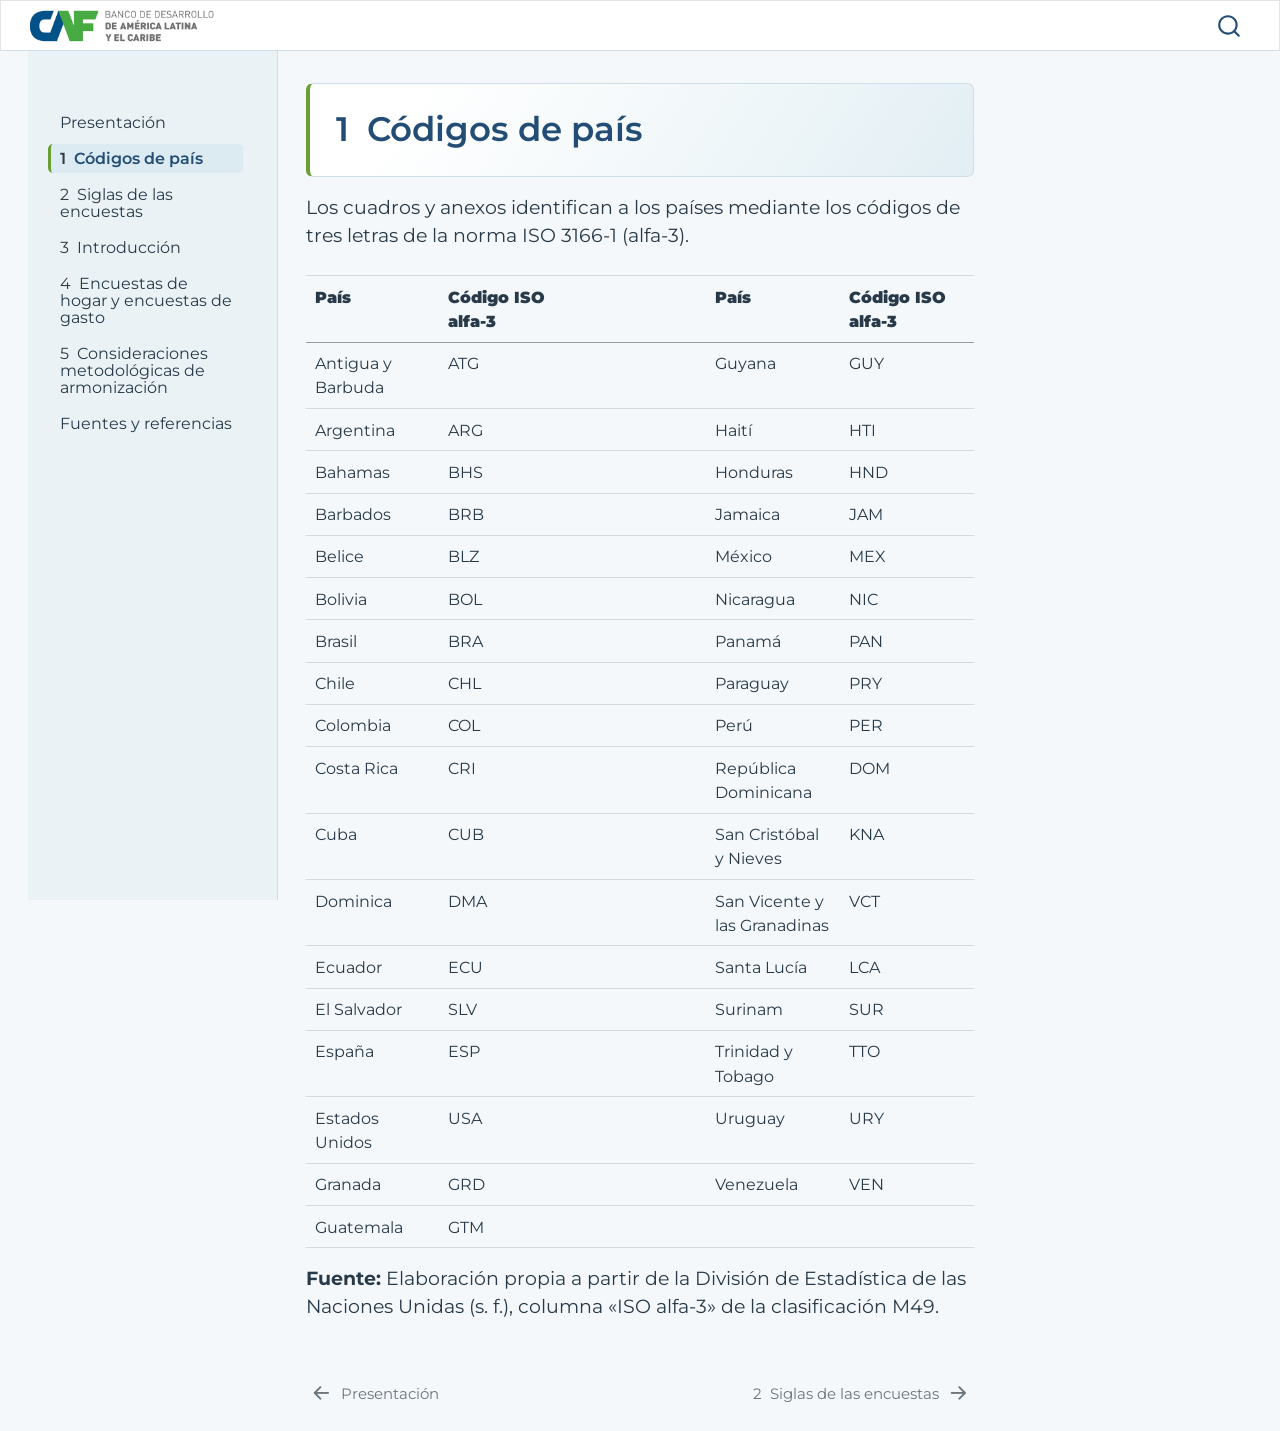
<file: chapters/capitulo-codigos-de-pais.html>
<!DOCTYPE html>
<html xmlns="http://www.w3.org/1999/xhtml" lang="es" xml:lang="es"><head>

<meta charset="utf-8">
<meta name="generator" content="quarto-1.8.25">

<meta name="viewport" content="width=device-width, initial-scale=1.0, user-scalable=yes">


<title>1&nbsp; Códigos de país – Manual metodológico RED28</title>
<style>
code{white-space: pre-wrap;}
span.smallcaps{font-variant: small-caps;}
div.columns{display: flex; gap: min(4vw, 1.5em);}
div.column{flex: auto; overflow-x: auto;}
div.hanging-indent{margin-left: 1.5em; text-indent: -1.5em;}
ul.task-list{list-style: none;}
ul.task-list li input[type="checkbox"] {
  width: 0.8em;
  margin: 0 0.8em 0.2em -1em; /* quarto-specific, see https://github.com/quarto-dev/quarto-cli/issues/4556 */ 
  vertical-align: middle;
}
</style>


<script src="../site_libs/quarto-nav/quarto-nav.js"></script>
<script src="../site_libs/clipboard/clipboard.min.js"></script>
<script src="../site_libs/quarto-search/autocomplete.umd.js"></script>
<script src="../site_libs/quarto-search/fuse.min.js"></script>
<script src="../site_libs/quarto-search/quarto-search.js"></script>
<meta name="quarto:offset" content="../">
<link href="../chapters/capitulo-siglas-de-las-encuestas.html" rel="next">
<link href="../index.html" rel="prev">
<script src="../site_libs/quarto-html/quarto.js" type="module"></script>
<script src="../site_libs/quarto-html/tabsets/tabsets.js" type="module"></script>
<script src="../site_libs/quarto-html/axe/axe-check.js" type="module"></script>
<script src="../site_libs/quarto-html/popper.min.js"></script>
<script src="../site_libs/quarto-html/tippy.umd.min.js"></script>
<script src="../site_libs/quarto-html/anchor.min.js"></script>
<link href="../site_libs/quarto-html/tippy.css" rel="stylesheet">
<link href="../site_libs/quarto-html/quarto-syntax-highlighting-7b89279ff1a6dce999919e0e67d4d9ec.css" rel="stylesheet" id="quarto-text-highlighting-styles">
<script src="../site_libs/bootstrap/bootstrap.min.js"></script>
<link href="../site_libs/bootstrap/bootstrap-icons.css" rel="stylesheet">
<link href="../site_libs/bootstrap/bootstrap-7b10a32f54b3580059b1fe00f8f34fea.min.css" rel="stylesheet" append-hash="true" id="quarto-bootstrap" data-mode="light">
<script id="quarto-search-options" type="application/json">{
  "location": "navbar",
  "copy-button": false,
  "collapse-after": 3,
  "panel-placement": "end",
  "type": "overlay",
  "limit": 50,
  "keyboard-shortcut": [
    "f",
    "/",
    "s"
  ],
  "show-item-context": false,
  "language": {
    "search-no-results-text": "No se han encontrado resultados",
    "search-matching-documents-text": "documentos encontrados",
    "search-copy-link-title": "Copiar el enlace en la búsqueda",
    "search-hide-matches-text": "Ocultar resultados adicionales",
    "search-more-match-text": "resultado adicional en este documento",
    "search-more-matches-text": "resultados adicionales en este documento",
    "search-clear-button-title": "Borrar",
    "search-text-placeholder": "",
    "search-detached-cancel-button-title": "Cancelar",
    "search-submit-button-title": "Enviar",
    "search-label": "Buscar"
  }
}</script>


<link rel="stylesheet" href="../styles.css">
</head>

<body class="nav-sidebar floating nav-fixed quarto-light">

<div id="quarto-search-results"></div>
  <header id="quarto-header" class="headroom fixed-top">
    <nav class="navbar navbar-expand " data-bs-theme="dark">
      <div class="navbar-container container-fluid">
      <div class="navbar-brand-container mx-auto">
    <a href="../index.html" class="navbar-brand navbar-brand-logo">
    <img src="../images/logo-caf.png" alt="CAF — Banco de Desarrollo de América Latina y el Caribe" class="navbar-logo light-content">
    <img src="../images/logo-caf.png" alt="CAF — Banco de Desarrollo de América Latina y el Caribe" class="navbar-logo dark-content">
    </a>
  </div>
        <div class="quarto-navbar-tools tools-end">
</div>
          <div id="quarto-search" class="" title="Buscar"></div>
      </div> <!-- /container-fluid -->
    </nav>
  <nav class="quarto-secondary-nav">
    <div class="container-fluid d-flex">
      <button type="button" class="quarto-btn-toggle btn" data-bs-toggle="collapse" role="button" data-bs-target=".quarto-sidebar-collapse-item" aria-controls="quarto-sidebar" aria-expanded="false" aria-label="Alternar barra lateral" onclick="if (window.quartoToggleHeadroom) { window.quartoToggleHeadroom(); }">
        <i class="bi bi-layout-text-sidebar-reverse"></i>
      </button>
        <nav class="quarto-page-breadcrumbs" aria-label="breadcrumb"><ol class="breadcrumb"><li class="breadcrumb-item"><a href="../chapters/capitulo-codigos-de-pais.html"><span class="chapter-number">1</span>&nbsp; <span class="chapter-title">Códigos de país</span></a></li></ol></nav>
        <a class="flex-grow-1" role="navigation" data-bs-toggle="collapse" data-bs-target=".quarto-sidebar-collapse-item" aria-controls="quarto-sidebar" aria-expanded="false" aria-label="Alternar barra lateral" onclick="if (window.quartoToggleHeadroom) { window.quartoToggleHeadroom(); }">      
        </a>
    </div>
  </nav>
</header>
<!-- content -->
<div id="quarto-content" class="quarto-container page-columns page-rows-contents page-layout-article page-navbar">
<!-- sidebar -->
  <nav id="quarto-sidebar" class="sidebar collapse collapse-horizontal quarto-sidebar-collapse-item sidebar-navigation floating overflow-auto">
    <div class="pt-lg-2 mt-2 text-left sidebar-header sidebar-header-stacked">
      <a href="../index.html" class="sidebar-logo-link">
      </a>
      </div>
    <div class="sidebar-menu-container"> 
    <ul class="list-unstyled mt-1">
        <li class="sidebar-item">
  <div class="sidebar-item-container"> 
  <a href="../index.html" class="sidebar-item-text sidebar-link">
 <span class="menu-text">Presentación</span></a>
  </div>
</li>
        <li class="sidebar-item">
  <div class="sidebar-item-container"> 
  <a href="../chapters/capitulo-codigos-de-pais.html" class="sidebar-item-text sidebar-link active">
 <span class="menu-text"><span class="chapter-number">1</span>&nbsp; <span class="chapter-title">Códigos de país</span></span></a>
  </div>
</li>
        <li class="sidebar-item">
  <div class="sidebar-item-container"> 
  <a href="../chapters/capitulo-siglas-de-las-encuestas.html" class="sidebar-item-text sidebar-link">
 <span class="menu-text"><span class="chapter-number">2</span>&nbsp; <span class="chapter-title">Siglas de las encuestas</span></span></a>
  </div>
</li>
        <li class="sidebar-item">
  <div class="sidebar-item-container"> 
  <a href="../chapters/01-introduccion.html" class="sidebar-item-text sidebar-link">
 <span class="menu-text"><span class="chapter-number">3</span>&nbsp; <span class="chapter-title">Introducción</span></span></a>
  </div>
</li>
        <li class="sidebar-item">
  <div class="sidebar-item-container"> 
  <a href="../chapters/02-encuestas-y-variables.html" class="sidebar-item-text sidebar-link">
 <span class="menu-text"><span class="chapter-number">4</span>&nbsp; <span class="chapter-title">Encuestas de hogar y encuestas de gasto</span></span></a>
  </div>
</li>
        <li class="sidebar-item">
  <div class="sidebar-item-container"> 
  <a href="../chapters/03-consideraciones-metodologicas.html" class="sidebar-item-text sidebar-link">
 <span class="menu-text"><span class="chapter-number">5</span>&nbsp; <span class="chapter-title">Consideraciones metodológicas de armonización</span></span></a>
  </div>
</li>
        <li class="sidebar-item">
  <div class="sidebar-item-container"> 
  <a href="../chapters/04-fuentes-y-referencias.html" class="sidebar-item-text sidebar-link">
 <span class="menu-text">Fuentes y referencias</span></a>
  </div>
</li>
    </ul>
    </div>
</nav>
<div id="quarto-sidebar-glass" class="quarto-sidebar-collapse-item" data-bs-toggle="collapse" data-bs-target=".quarto-sidebar-collapse-item"></div>
<!-- margin-sidebar -->
    <div id="quarto-margin-sidebar" class="sidebar margin-sidebar zindex-bottom">
        
    </div>
<!-- main -->
<main class="content" id="quarto-document-content">

<header id="title-block-header" class="quarto-title-block default">
<div class="quarto-title">
<h1 class="title"><span class="chapter-number">1</span>&nbsp; <span class="chapter-title">Códigos de país</span></h1>
</div>



<div class="quarto-title-meta">

    
  
    
  </div>
  


</header>


<p>Los cuadros y anexos identifican a los países mediante los códigos de tres letras de la norma ISO 3166-1 (alfa-3).</p>
<div class="table-responsive">
<table class="caption-top table">
<colgroup>
<col style="width: 20%">
<col style="width: 20%">
<col style="width: 20%">
<col style="width: 20%">
<col style="width: 20%">
</colgroup>
<thead>
<tr class="header">
<th><strong>País</strong></th>
<th><strong>Código ISO alfa-3</strong></th>
<th></th>
<th><strong>País</strong></th>
<th><strong>Código ISO alfa-3</strong></th>
</tr>
</thead>
<tbody>
<tr class="odd">
<td>Antigua y Barbuda</td>
<td>ATG</td>
<td></td>
<td>Guyana</td>
<td>GUY</td>
</tr>
<tr class="even">
<td>Argentina</td>
<td>ARG</td>
<td></td>
<td>Haití</td>
<td>HTI</td>
</tr>
<tr class="odd">
<td>Bahamas</td>
<td>BHS</td>
<td></td>
<td>Honduras</td>
<td>HND</td>
</tr>
<tr class="even">
<td>Barbados</td>
<td>BRB</td>
<td></td>
<td>Jamaica</td>
<td>JAM</td>
</tr>
<tr class="odd">
<td>Belice</td>
<td>BLZ</td>
<td></td>
<td>México</td>
<td>MEX</td>
</tr>
<tr class="even">
<td>Bolivia</td>
<td>BOL</td>
<td></td>
<td>Nicaragua</td>
<td>NIC</td>
</tr>
<tr class="odd">
<td>Brasil</td>
<td>BRA</td>
<td></td>
<td>Panamá</td>
<td>PAN</td>
</tr>
<tr class="even">
<td>Chile</td>
<td>CHL</td>
<td></td>
<td>Paraguay</td>
<td>PRY</td>
</tr>
<tr class="odd">
<td>Colombia</td>
<td>COL</td>
<td></td>
<td>Perú</td>
<td>PER</td>
</tr>
<tr class="even">
<td>Costa Rica</td>
<td>CRI</td>
<td></td>
<td>República Dominicana</td>
<td>DOM</td>
</tr>
<tr class="odd">
<td>Cuba</td>
<td>CUB</td>
<td></td>
<td>San Cristóbal y Nieves</td>
<td>KNA</td>
</tr>
<tr class="even">
<td>Dominica</td>
<td>DMA</td>
<td></td>
<td>San Vicente y las Granadinas</td>
<td>VCT</td>
</tr>
<tr class="odd">
<td>Ecuador</td>
<td>ECU</td>
<td></td>
<td>Santa Lucía</td>
<td>LCA</td>
</tr>
<tr class="even">
<td>El Salvador</td>
<td>SLV</td>
<td></td>
<td>Surinam</td>
<td>SUR</td>
</tr>
<tr class="odd">
<td>España</td>
<td>ESP</td>
<td></td>
<td>Trinidad y Tobago</td>
<td>TTO</td>
</tr>
<tr class="even">
<td>Estados Unidos</td>
<td>USA</td>
<td></td>
<td>Uruguay</td>
<td>URY</td>
</tr>
<tr class="odd">
<td>Granada</td>
<td>GRD</td>
<td></td>
<td>Venezuela</td>
<td>VEN</td>
</tr>
<tr class="even">
<td>Guatemala</td>
<td>GTM</td>
<td></td>
<td></td>
<td></td>
</tr>
</tbody>
</table>
</div>
<p><strong>Fuente:</strong> Elaboración propia a partir de la División de Estadística de las Naciones Unidas (s. f.), columna «ISO alfa-3» de la clasificación M49.</p>



</main> <!-- /main -->
<script id="quarto-html-after-body" type="application/javascript">
  window.document.addEventListener("DOMContentLoaded", function (event) {
    const icon = "";
    const anchorJS = new window.AnchorJS();
    anchorJS.options = {
      placement: 'right',
      icon: icon
    };
    anchorJS.add('.anchored');
    const isCodeAnnotation = (el) => {
      for (const clz of el.classList) {
        if (clz.startsWith('code-annotation-')) {                     
          return true;
        }
      }
      return false;
    }
    const onCopySuccess = function(e) {
      // button target
      const button = e.trigger;
      // don't keep focus
      button.blur();
      // flash "checked"
      button.classList.add('code-copy-button-checked');
      var currentTitle = button.getAttribute("title");
      button.setAttribute("title", "Copiado");
      let tooltip;
      if (window.bootstrap) {
        button.setAttribute("data-bs-toggle", "tooltip");
        button.setAttribute("data-bs-placement", "left");
        button.setAttribute("data-bs-title", "Copiado");
        tooltip = new bootstrap.Tooltip(button, 
          { trigger: "manual", 
            customClass: "code-copy-button-tooltip",
            offset: [0, -8]});
        tooltip.show();    
      }
      setTimeout(function() {
        if (tooltip) {
          tooltip.hide();
          button.removeAttribute("data-bs-title");
          button.removeAttribute("data-bs-toggle");
          button.removeAttribute("data-bs-placement");
        }
        button.setAttribute("title", currentTitle);
        button.classList.remove('code-copy-button-checked');
      }, 1000);
      // clear code selection
      e.clearSelection();
    }
    const getTextToCopy = function(trigger) {
      const outerScaffold = trigger.parentElement.cloneNode(true);
      const codeEl = outerScaffold.querySelector('code');
      for (const childEl of codeEl.children) {
        if (isCodeAnnotation(childEl)) {
          childEl.remove();
        }
      }
      return codeEl.innerText;
    }
    const clipboard = new window.ClipboardJS('.code-copy-button:not([data-in-quarto-modal])', {
      text: getTextToCopy
    });
    clipboard.on('success', onCopySuccess);
    if (window.document.getElementById('quarto-embedded-source-code-modal')) {
      const clipboardModal = new window.ClipboardJS('.code-copy-button[data-in-quarto-modal]', {
        text: getTextToCopy,
        container: window.document.getElementById('quarto-embedded-source-code-modal')
      });
      clipboardModal.on('success', onCopySuccess);
    }
      var localhostRegex = new RegExp(/^(?:http|https):\/\/localhost\:?[0-9]*\//);
      var mailtoRegex = new RegExp(/^mailto:/);
        var filterRegex = new RegExp('/' + window.location.host + '/');
      var isInternal = (href) => {
          return filterRegex.test(href) || localhostRegex.test(href) || mailtoRegex.test(href);
      }
      // Inspect non-navigation links and adorn them if external
     var links = window.document.querySelectorAll('a[href]:not(.nav-link):not(.navbar-brand):not(.toc-action):not(.sidebar-link):not(.sidebar-item-toggle):not(.pagination-link):not(.no-external):not([aria-hidden]):not(.dropdown-item):not(.quarto-navigation-tool):not(.about-link)');
      for (var i=0; i<links.length; i++) {
        const link = links[i];
        if (!isInternal(link.href)) {
          // undo the damage that might have been done by quarto-nav.js in the case of
          // links that we want to consider external
          if (link.dataset.originalHref !== undefined) {
            link.href = link.dataset.originalHref;
          }
        }
      }
    function tippyHover(el, contentFn, onTriggerFn, onUntriggerFn) {
      const config = {
        allowHTML: true,
        maxWidth: 500,
        delay: 100,
        arrow: false,
        appendTo: function(el) {
            return el.parentElement;
        },
        interactive: true,
        interactiveBorder: 10,
        theme: 'quarto',
        placement: 'bottom-start',
      };
      if (contentFn) {
        config.content = contentFn;
      }
      if (onTriggerFn) {
        config.onTrigger = onTriggerFn;
      }
      if (onUntriggerFn) {
        config.onUntrigger = onUntriggerFn;
      }
      window.tippy(el, config); 
    }
    const noterefs = window.document.querySelectorAll('a[role="doc-noteref"]');
    for (var i=0; i<noterefs.length; i++) {
      const ref = noterefs[i];
      tippyHover(ref, function() {
        // use id or data attribute instead here
        let href = ref.getAttribute('data-footnote-href') || ref.getAttribute('href');
        try { href = new URL(href).hash; } catch {}
        const id = href.replace(/^#\/?/, "");
        const note = window.document.getElementById(id);
        if (note) {
          return note.innerHTML;
        } else {
          return "";
        }
      });
    }
    const xrefs = window.document.querySelectorAll('a.quarto-xref');
    const processXRef = (id, note) => {
      // Strip column container classes
      const stripColumnClz = (el) => {
        el.classList.remove("page-full", "page-columns");
        if (el.children) {
          for (const child of el.children) {
            stripColumnClz(child);
          }
        }
      }
      stripColumnClz(note)
      if (id === null || id.startsWith('sec-')) {
        // Special case sections, only their first couple elements
        const container = document.createElement("div");
        if (note.children && note.children.length > 2) {
          container.appendChild(note.children[0].cloneNode(true));
          for (let i = 1; i < note.children.length; i++) {
            const child = note.children[i];
            if (child.tagName === "P" && child.innerText === "") {
              continue;
            } else {
              container.appendChild(child.cloneNode(true));
              break;
            }
          }
          if (window.Quarto?.typesetMath) {
            window.Quarto.typesetMath(container);
          }
          return container.innerHTML
        } else {
          if (window.Quarto?.typesetMath) {
            window.Quarto.typesetMath(note);
          }
          return note.innerHTML;
        }
      } else {
        // Remove any anchor links if they are present
        const anchorLink = note.querySelector('a.anchorjs-link');
        if (anchorLink) {
          anchorLink.remove();
        }
        if (window.Quarto?.typesetMath) {
          window.Quarto.typesetMath(note);
        }
        if (note.classList.contains("callout")) {
          return note.outerHTML;
        } else {
          return note.innerHTML;
        }
      }
    }
    for (var i=0; i<xrefs.length; i++) {
      const xref = xrefs[i];
      tippyHover(xref, undefined, function(instance) {
        instance.disable();
        let url = xref.getAttribute('href');
        let hash = undefined; 
        if (url.startsWith('#')) {
          hash = url;
        } else {
          try { hash = new URL(url).hash; } catch {}
        }
        if (hash) {
          const id = hash.replace(/^#\/?/, "");
          const note = window.document.getElementById(id);
          if (note !== null) {
            try {
              const html = processXRef(id, note.cloneNode(true));
              instance.setContent(html);
            } finally {
              instance.enable();
              instance.show();
            }
          } else {
            // See if we can fetch this
            fetch(url.split('#')[0])
            .then(res => res.text())
            .then(html => {
              const parser = new DOMParser();
              const htmlDoc = parser.parseFromString(html, "text/html");
              const note = htmlDoc.getElementById(id);
              if (note !== null) {
                const html = processXRef(id, note);
                instance.setContent(html);
              } 
            }).finally(() => {
              instance.enable();
              instance.show();
            });
          }
        } else {
          // See if we can fetch a full url (with no hash to target)
          // This is a special case and we should probably do some content thinning / targeting
          fetch(url)
          .then(res => res.text())
          .then(html => {
            const parser = new DOMParser();
            const htmlDoc = parser.parseFromString(html, "text/html");
            const note = htmlDoc.querySelector('main.content');
            if (note !== null) {
              // This should only happen for chapter cross references
              // (since there is no id in the URL)
              // remove the first header
              if (note.children.length > 0 && note.children[0].tagName === "HEADER") {
                note.children[0].remove();
              }
              const html = processXRef(null, note);
              instance.setContent(html);
            } 
          }).finally(() => {
            instance.enable();
            instance.show();
          });
        }
      }, function(instance) {
      });
    }
        let selectedAnnoteEl;
        const selectorForAnnotation = ( cell, annotation) => {
          let cellAttr = 'data-code-cell="' + cell + '"';
          let lineAttr = 'data-code-annotation="' +  annotation + '"';
          const selector = 'span[' + cellAttr + '][' + lineAttr + ']';
          return selector;
        }
        const selectCodeLines = (annoteEl) => {
          const doc = window.document;
          const targetCell = annoteEl.getAttribute("data-target-cell");
          const targetAnnotation = annoteEl.getAttribute("data-target-annotation");
          const annoteSpan = window.document.querySelector(selectorForAnnotation(targetCell, targetAnnotation));
          const lines = annoteSpan.getAttribute("data-code-lines").split(",");
          const lineIds = lines.map((line) => {
            return targetCell + "-" + line;
          })
          let top = null;
          let height = null;
          let parent = null;
          if (lineIds.length > 0) {
              //compute the position of the single el (top and bottom and make a div)
              const el = window.document.getElementById(lineIds[0]);
              top = el.offsetTop;
              height = el.offsetHeight;
              parent = el.parentElement.parentElement;
            if (lineIds.length > 1) {
              const lastEl = window.document.getElementById(lineIds[lineIds.length - 1]);
              const bottom = lastEl.offsetTop + lastEl.offsetHeight;
              height = bottom - top;
            }
            if (top !== null && height !== null && parent !== null) {
              // cook up a div (if necessary) and position it 
              let div = window.document.getElementById("code-annotation-line-highlight");
              if (div === null) {
                div = window.document.createElement("div");
                div.setAttribute("id", "code-annotation-line-highlight");
                div.style.position = 'absolute';
                parent.appendChild(div);
              }
              div.style.top = top - 2 + "px";
              div.style.height = height + 4 + "px";
              div.style.left = 0;
              let gutterDiv = window.document.getElementById("code-annotation-line-highlight-gutter");
              if (gutterDiv === null) {
                gutterDiv = window.document.createElement("div");
                gutterDiv.setAttribute("id", "code-annotation-line-highlight-gutter");
                gutterDiv.style.position = 'absolute';
                const codeCell = window.document.getElementById(targetCell);
                const gutter = codeCell.querySelector('.code-annotation-gutter');
                gutter.appendChild(gutterDiv);
              }
              gutterDiv.style.top = top - 2 + "px";
              gutterDiv.style.height = height + 4 + "px";
            }
            selectedAnnoteEl = annoteEl;
          }
        };
        const unselectCodeLines = () => {
          const elementsIds = ["code-annotation-line-highlight", "code-annotation-line-highlight-gutter"];
          elementsIds.forEach((elId) => {
            const div = window.document.getElementById(elId);
            if (div) {
              div.remove();
            }
          });
          selectedAnnoteEl = undefined;
        };
          // Handle positioning of the toggle
      window.addEventListener(
        "resize",
        throttle(() => {
          elRect = undefined;
          if (selectedAnnoteEl) {
            selectCodeLines(selectedAnnoteEl);
          }
        }, 10)
      );
      function throttle(fn, ms) {
      let throttle = false;
      let timer;
        return (...args) => {
          if(!throttle) { // first call gets through
              fn.apply(this, args);
              throttle = true;
          } else { // all the others get throttled
              if(timer) clearTimeout(timer); // cancel #2
              timer = setTimeout(() => {
                fn.apply(this, args);
                timer = throttle = false;
              }, ms);
          }
        };
      }
        // Attach click handler to the DT
        const annoteDls = window.document.querySelectorAll('dt[data-target-cell]');
        for (const annoteDlNode of annoteDls) {
          annoteDlNode.addEventListener('click', (event) => {
            const clickedEl = event.target;
            if (clickedEl !== selectedAnnoteEl) {
              unselectCodeLines();
              const activeEl = window.document.querySelector('dt[data-target-cell].code-annotation-active');
              if (activeEl) {
                activeEl.classList.remove('code-annotation-active');
              }
              selectCodeLines(clickedEl);
              clickedEl.classList.add('code-annotation-active');
            } else {
              // Unselect the line
              unselectCodeLines();
              clickedEl.classList.remove('code-annotation-active');
            }
          });
        }
    const findCites = (el) => {
      const parentEl = el.parentElement;
      if (parentEl) {
        const cites = parentEl.dataset.cites;
        if (cites) {
          return {
            el,
            cites: cites.split(' ')
          };
        } else {
          return findCites(el.parentElement)
        }
      } else {
        return undefined;
      }
    };
    var bibliorefs = window.document.querySelectorAll('a[role="doc-biblioref"]');
    for (var i=0; i<bibliorefs.length; i++) {
      const ref = bibliorefs[i];
      const citeInfo = findCites(ref);
      if (citeInfo) {
        tippyHover(citeInfo.el, function() {
          var popup = window.document.createElement('div');
          citeInfo.cites.forEach(function(cite) {
            var citeDiv = window.document.createElement('div');
            citeDiv.classList.add('hanging-indent');
            citeDiv.classList.add('csl-entry');
            var biblioDiv = window.document.getElementById('ref-' + cite);
            if (biblioDiv) {
              citeDiv.innerHTML = biblioDiv.innerHTML;
            }
            popup.appendChild(citeDiv);
          });
          return popup.innerHTML;
        });
      }
    }
  });
  </script>
<nav class="page-navigation">
  <div class="nav-page nav-page-previous">
      <a href="../index.html" class="pagination-link" aria-label="Presentación">
        <i class="bi bi-arrow-left-short"></i> <span class="nav-page-text">Presentación</span>
      </a>          
  </div>
  <div class="nav-page nav-page-next">
      <a href="../chapters/capitulo-siglas-de-las-encuestas.html" class="pagination-link" aria-label="Siglas de las encuestas">
        <span class="nav-page-text"><span class="chapter-number">2</span>&nbsp; <span class="chapter-title">Siglas de las encuestas</span></span> <i class="bi bi-arrow-right-short"></i>
      </a>
  </div>
</nav>
</div> <!-- /content -->




</body></html>
</file>
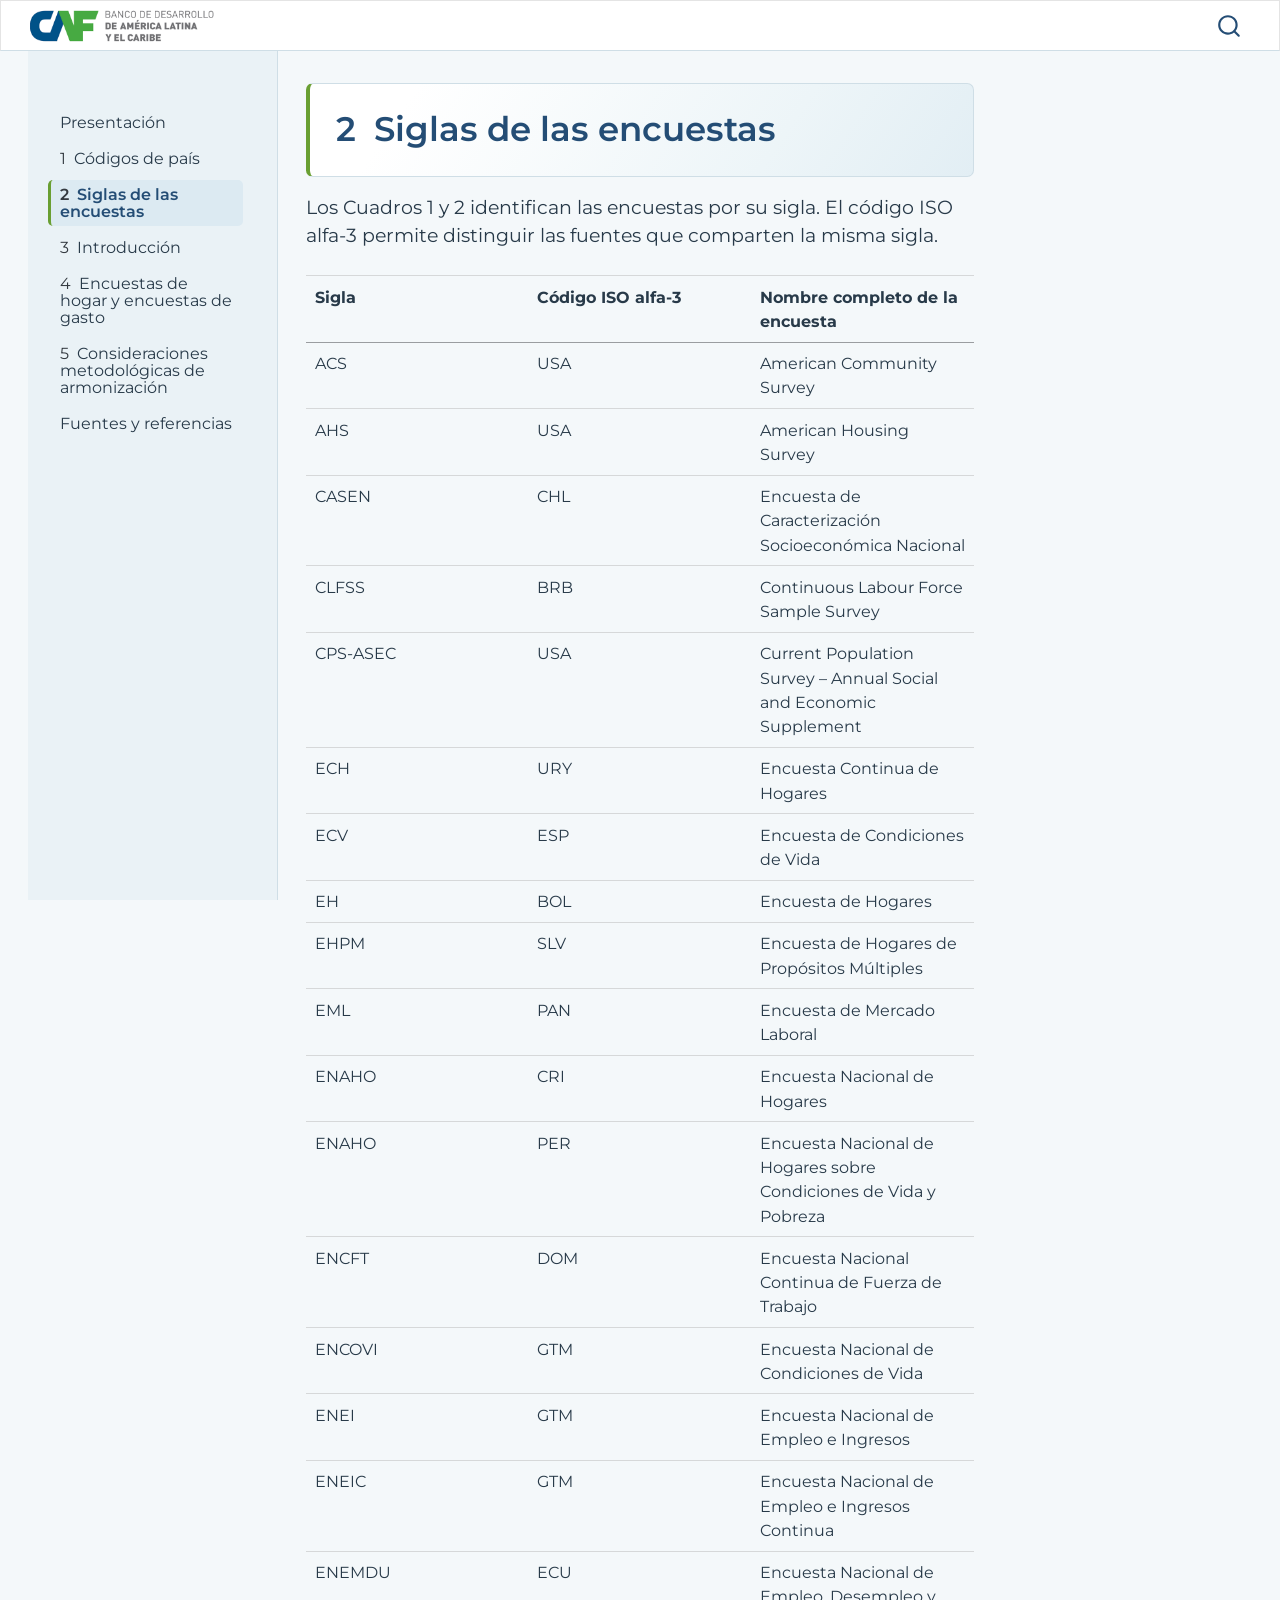
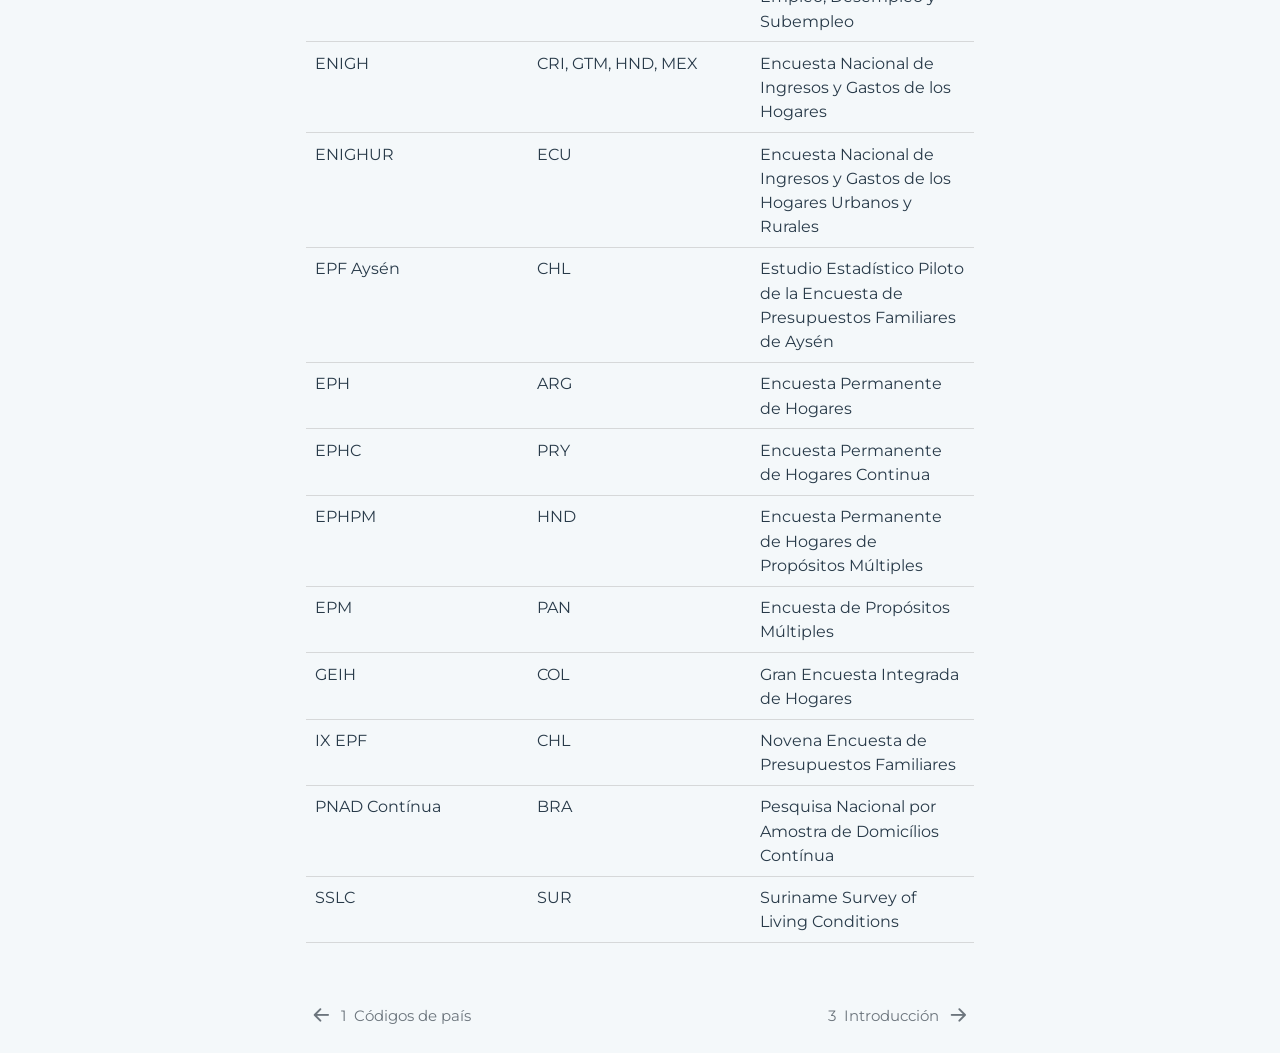
<file: chapters/capitulo-siglas-de-las-encuestas.html>
<!DOCTYPE html>
<html xmlns="http://www.w3.org/1999/xhtml" lang="es" xml:lang="es"><head>

<meta charset="utf-8">
<meta name="generator" content="quarto-1.8.25">

<meta name="viewport" content="width=device-width, initial-scale=1.0, user-scalable=yes">


<title>2&nbsp; Siglas de las encuestas – Manual metodológico RED28</title>
<style>
code{white-space: pre-wrap;}
span.smallcaps{font-variant: small-caps;}
div.columns{display: flex; gap: min(4vw, 1.5em);}
div.column{flex: auto; overflow-x: auto;}
div.hanging-indent{margin-left: 1.5em; text-indent: -1.5em;}
ul.task-list{list-style: none;}
ul.task-list li input[type="checkbox"] {
  width: 0.8em;
  margin: 0 0.8em 0.2em -1em; /* quarto-specific, see https://github.com/quarto-dev/quarto-cli/issues/4556 */ 
  vertical-align: middle;
}
</style>


<script src="../site_libs/quarto-nav/quarto-nav.js"></script>
<script src="../site_libs/clipboard/clipboard.min.js"></script>
<script src="../site_libs/quarto-search/autocomplete.umd.js"></script>
<script src="../site_libs/quarto-search/fuse.min.js"></script>
<script src="../site_libs/quarto-search/quarto-search.js"></script>
<meta name="quarto:offset" content="../">
<link href="../chapters/01-introduccion.html" rel="next">
<link href="../chapters/capitulo-codigos-de-pais.html" rel="prev">
<script src="../site_libs/quarto-html/quarto.js" type="module"></script>
<script src="../site_libs/quarto-html/tabsets/tabsets.js" type="module"></script>
<script src="../site_libs/quarto-html/axe/axe-check.js" type="module"></script>
<script src="../site_libs/quarto-html/popper.min.js"></script>
<script src="../site_libs/quarto-html/tippy.umd.min.js"></script>
<script src="../site_libs/quarto-html/anchor.min.js"></script>
<link href="../site_libs/quarto-html/tippy.css" rel="stylesheet">
<link href="../site_libs/quarto-html/quarto-syntax-highlighting-7b89279ff1a6dce999919e0e67d4d9ec.css" rel="stylesheet" id="quarto-text-highlighting-styles">
<script src="../site_libs/bootstrap/bootstrap.min.js"></script>
<link href="../site_libs/bootstrap/bootstrap-icons.css" rel="stylesheet">
<link href="../site_libs/bootstrap/bootstrap-7b10a32f54b3580059b1fe00f8f34fea.min.css" rel="stylesheet" append-hash="true" id="quarto-bootstrap" data-mode="light">
<script id="quarto-search-options" type="application/json">{
  "location": "navbar",
  "copy-button": false,
  "collapse-after": 3,
  "panel-placement": "end",
  "type": "overlay",
  "limit": 50,
  "keyboard-shortcut": [
    "f",
    "/",
    "s"
  ],
  "show-item-context": false,
  "language": {
    "search-no-results-text": "No se han encontrado resultados",
    "search-matching-documents-text": "documentos encontrados",
    "search-copy-link-title": "Copiar el enlace en la búsqueda",
    "search-hide-matches-text": "Ocultar resultados adicionales",
    "search-more-match-text": "resultado adicional en este documento",
    "search-more-matches-text": "resultados adicionales en este documento",
    "search-clear-button-title": "Borrar",
    "search-text-placeholder": "",
    "search-detached-cancel-button-title": "Cancelar",
    "search-submit-button-title": "Enviar",
    "search-label": "Buscar"
  }
}</script>


<link rel="stylesheet" href="../styles.css">
</head>

<body class="nav-sidebar floating nav-fixed quarto-light">

<div id="quarto-search-results"></div>
  <header id="quarto-header" class="headroom fixed-top">
    <nav class="navbar navbar-expand " data-bs-theme="dark">
      <div class="navbar-container container-fluid">
      <div class="navbar-brand-container mx-auto">
    <a href="../index.html" class="navbar-brand navbar-brand-logo">
    <img src="../images/logo-caf.png" alt="CAF — Banco de Desarrollo de América Latina y el Caribe" class="navbar-logo light-content">
    <img src="../images/logo-caf.png" alt="CAF — Banco de Desarrollo de América Latina y el Caribe" class="navbar-logo dark-content">
    </a>
  </div>
        <div class="quarto-navbar-tools tools-end">
</div>
          <div id="quarto-search" class="" title="Buscar"></div>
      </div> <!-- /container-fluid -->
    </nav>
  <nav class="quarto-secondary-nav">
    <div class="container-fluid d-flex">
      <button type="button" class="quarto-btn-toggle btn" data-bs-toggle="collapse" role="button" data-bs-target=".quarto-sidebar-collapse-item" aria-controls="quarto-sidebar" aria-expanded="false" aria-label="Alternar barra lateral" onclick="if (window.quartoToggleHeadroom) { window.quartoToggleHeadroom(); }">
        <i class="bi bi-layout-text-sidebar-reverse"></i>
      </button>
        <nav class="quarto-page-breadcrumbs" aria-label="breadcrumb"><ol class="breadcrumb"><li class="breadcrumb-item"><a href="../chapters/capitulo-siglas-de-las-encuestas.html"><span class="chapter-number">2</span>&nbsp; <span class="chapter-title">Siglas de las encuestas</span></a></li></ol></nav>
        <a class="flex-grow-1" role="navigation" data-bs-toggle="collapse" data-bs-target=".quarto-sidebar-collapse-item" aria-controls="quarto-sidebar" aria-expanded="false" aria-label="Alternar barra lateral" onclick="if (window.quartoToggleHeadroom) { window.quartoToggleHeadroom(); }">      
        </a>
    </div>
  </nav>
</header>
<!-- content -->
<div id="quarto-content" class="quarto-container page-columns page-rows-contents page-layout-article page-navbar">
<!-- sidebar -->
  <nav id="quarto-sidebar" class="sidebar collapse collapse-horizontal quarto-sidebar-collapse-item sidebar-navigation floating overflow-auto">
    <div class="pt-lg-2 mt-2 text-left sidebar-header sidebar-header-stacked">
      <a href="../index.html" class="sidebar-logo-link">
      </a>
      </div>
    <div class="sidebar-menu-container"> 
    <ul class="list-unstyled mt-1">
        <li class="sidebar-item">
  <div class="sidebar-item-container"> 
  <a href="../index.html" class="sidebar-item-text sidebar-link">
 <span class="menu-text">Presentación</span></a>
  </div>
</li>
        <li class="sidebar-item">
  <div class="sidebar-item-container"> 
  <a href="../chapters/capitulo-codigos-de-pais.html" class="sidebar-item-text sidebar-link">
 <span class="menu-text"><span class="chapter-number">1</span>&nbsp; <span class="chapter-title">Códigos de país</span></span></a>
  </div>
</li>
        <li class="sidebar-item">
  <div class="sidebar-item-container"> 
  <a href="../chapters/capitulo-siglas-de-las-encuestas.html" class="sidebar-item-text sidebar-link active">
 <span class="menu-text"><span class="chapter-number">2</span>&nbsp; <span class="chapter-title">Siglas de las encuestas</span></span></a>
  </div>
</li>
        <li class="sidebar-item">
  <div class="sidebar-item-container"> 
  <a href="../chapters/01-introduccion.html" class="sidebar-item-text sidebar-link">
 <span class="menu-text"><span class="chapter-number">3</span>&nbsp; <span class="chapter-title">Introducción</span></span></a>
  </div>
</li>
        <li class="sidebar-item">
  <div class="sidebar-item-container"> 
  <a href="../chapters/02-encuestas-y-variables.html" class="sidebar-item-text sidebar-link">
 <span class="menu-text"><span class="chapter-number">4</span>&nbsp; <span class="chapter-title">Encuestas de hogar y encuestas de gasto</span></span></a>
  </div>
</li>
        <li class="sidebar-item">
  <div class="sidebar-item-container"> 
  <a href="../chapters/03-consideraciones-metodologicas.html" class="sidebar-item-text sidebar-link">
 <span class="menu-text"><span class="chapter-number">5</span>&nbsp; <span class="chapter-title">Consideraciones metodológicas de armonización</span></span></a>
  </div>
</li>
        <li class="sidebar-item">
  <div class="sidebar-item-container"> 
  <a href="../chapters/04-fuentes-y-referencias.html" class="sidebar-item-text sidebar-link">
 <span class="menu-text">Fuentes y referencias</span></a>
  </div>
</li>
    </ul>
    </div>
</nav>
<div id="quarto-sidebar-glass" class="quarto-sidebar-collapse-item" data-bs-toggle="collapse" data-bs-target=".quarto-sidebar-collapse-item"></div>
<!-- margin-sidebar -->
    <div id="quarto-margin-sidebar" class="sidebar margin-sidebar zindex-bottom">
        
    </div>
<!-- main -->
<main class="content" id="quarto-document-content">

<header id="title-block-header" class="quarto-title-block default">
<div class="quarto-title">
<h1 class="title"><span class="chapter-number">2</span>&nbsp; <span class="chapter-title">Siglas de las encuestas</span></h1>
</div>



<div class="quarto-title-meta">

    
  
    
  </div>
  


</header>


<p>Los Cuadros 1 y 2 identifican las encuestas por su sigla. El código ISO alfa-3 permite distinguir las fuentes que comparten la misma sigla.</p>
<div class="table-responsive">
<table class="caption-top table">
<colgroup>
<col style="width: 33%">
<col style="width: 33%">
<col style="width: 33%">
</colgroup>
<thead>
<tr class="header">
<th>Sigla</th>
<th>Código ISO alfa-3</th>
<th>Nombre completo de la encuesta</th>
</tr>
</thead>
<tbody>
<tr class="odd">
<td>ACS</td>
<td>USA</td>
<td>American Community Survey</td>
</tr>
<tr class="even">
<td>AHS</td>
<td>USA</td>
<td>American Housing Survey</td>
</tr>
<tr class="odd">
<td>CASEN</td>
<td>CHL</td>
<td>Encuesta de Caracterización Socioeconómica Nacional</td>
</tr>
<tr class="even">
<td>CLFSS</td>
<td>BRB</td>
<td>Continuous Labour Force Sample Survey</td>
</tr>
<tr class="odd">
<td>CPS-ASEC</td>
<td>USA</td>
<td>Current Population Survey – Annual Social and Economic Supplement</td>
</tr>
<tr class="even">
<td>ECH</td>
<td>URY</td>
<td>Encuesta Continua de Hogares</td>
</tr>
<tr class="odd">
<td>ECV</td>
<td>ESP</td>
<td>Encuesta de Condiciones de Vida</td>
</tr>
<tr class="even">
<td>EH</td>
<td>BOL</td>
<td>Encuesta de Hogares</td>
</tr>
<tr class="odd">
<td>EHPM</td>
<td>SLV</td>
<td>Encuesta de Hogares de Propósitos Múltiples</td>
</tr>
<tr class="even">
<td>EML</td>
<td>PAN</td>
<td>Encuesta de Mercado Laboral</td>
</tr>
<tr class="odd">
<td>ENAHO</td>
<td>CRI</td>
<td>Encuesta Nacional de Hogares</td>
</tr>
<tr class="even">
<td>ENAHO</td>
<td>PER</td>
<td>Encuesta Nacional de Hogares sobre Condiciones de Vida y Pobreza</td>
</tr>
<tr class="odd">
<td>ENCFT</td>
<td>DOM</td>
<td>Encuesta Nacional Continua de Fuerza de Trabajo</td>
</tr>
<tr class="even">
<td>ENCOVI</td>
<td>GTM</td>
<td>Encuesta Nacional de Condiciones de Vida</td>
</tr>
<tr class="odd">
<td>ENEI</td>
<td>GTM</td>
<td>Encuesta Nacional de Empleo e Ingresos</td>
</tr>
<tr class="even">
<td>ENEIC</td>
<td>GTM</td>
<td>Encuesta Nacional de Empleo e Ingresos Continua</td>
</tr>
<tr class="odd">
<td>ENEMDU</td>
<td>ECU</td>
<td>Encuesta Nacional de Empleo, Desempleo y Subempleo</td>
</tr>
<tr class="even">
<td>ENIGH</td>
<td>CRI, GTM, HND, MEX</td>
<td>Encuesta Nacional de Ingresos y Gastos de los Hogares</td>
</tr>
<tr class="odd">
<td>ENIGHUR</td>
<td>ECU</td>
<td>Encuesta Nacional de Ingresos y Gastos de los Hogares Urbanos y Rurales</td>
</tr>
<tr class="even">
<td>EPF Aysén</td>
<td>CHL</td>
<td>Estudio Estadístico Piloto de la Encuesta de Presupuestos Familiares de Aysén</td>
</tr>
<tr class="odd">
<td>EPH</td>
<td>ARG</td>
<td>Encuesta Permanente de Hogares</td>
</tr>
<tr class="even">
<td>EPHC</td>
<td>PRY</td>
<td>Encuesta Permanente de Hogares Continua</td>
</tr>
<tr class="odd">
<td>EPHPM</td>
<td>HND</td>
<td>Encuesta Permanente de Hogares de Propósitos Múltiples</td>
</tr>
<tr class="even">
<td>EPM</td>
<td>PAN</td>
<td>Encuesta de Propósitos Múltiples</td>
</tr>
<tr class="odd">
<td>GEIH</td>
<td>COL</td>
<td>Gran Encuesta Integrada de Hogares</td>
</tr>
<tr class="even">
<td>IX EPF</td>
<td>CHL</td>
<td>Novena Encuesta de Presupuestos Familiares</td>
</tr>
<tr class="odd">
<td>PNAD Contínua</td>
<td>BRA</td>
<td>Pesquisa Nacional por Amostra de Domicílios Contínua</td>
</tr>
<tr class="even">
<td>SSLC</td>
<td>SUR</td>
<td>Suriname Survey of Living Conditions</td>
</tr>
</tbody>
</table>
</div>



</main> <!-- /main -->
<script id="quarto-html-after-body" type="application/javascript">
  window.document.addEventListener("DOMContentLoaded", function (event) {
    const icon = "";
    const anchorJS = new window.AnchorJS();
    anchorJS.options = {
      placement: 'right',
      icon: icon
    };
    anchorJS.add('.anchored');
    const isCodeAnnotation = (el) => {
      for (const clz of el.classList) {
        if (clz.startsWith('code-annotation-')) {                     
          return true;
        }
      }
      return false;
    }
    const onCopySuccess = function(e) {
      // button target
      const button = e.trigger;
      // don't keep focus
      button.blur();
      // flash "checked"
      button.classList.add('code-copy-button-checked');
      var currentTitle = button.getAttribute("title");
      button.setAttribute("title", "Copiado");
      let tooltip;
      if (window.bootstrap) {
        button.setAttribute("data-bs-toggle", "tooltip");
        button.setAttribute("data-bs-placement", "left");
        button.setAttribute("data-bs-title", "Copiado");
        tooltip = new bootstrap.Tooltip(button, 
          { trigger: "manual", 
            customClass: "code-copy-button-tooltip",
            offset: [0, -8]});
        tooltip.show();    
      }
      setTimeout(function() {
        if (tooltip) {
          tooltip.hide();
          button.removeAttribute("data-bs-title");
          button.removeAttribute("data-bs-toggle");
          button.removeAttribute("data-bs-placement");
        }
        button.setAttribute("title", currentTitle);
        button.classList.remove('code-copy-button-checked');
      }, 1000);
      // clear code selection
      e.clearSelection();
    }
    const getTextToCopy = function(trigger) {
      const outerScaffold = trigger.parentElement.cloneNode(true);
      const codeEl = outerScaffold.querySelector('code');
      for (const childEl of codeEl.children) {
        if (isCodeAnnotation(childEl)) {
          childEl.remove();
        }
      }
      return codeEl.innerText;
    }
    const clipboard = new window.ClipboardJS('.code-copy-button:not([data-in-quarto-modal])', {
      text: getTextToCopy
    });
    clipboard.on('success', onCopySuccess);
    if (window.document.getElementById('quarto-embedded-source-code-modal')) {
      const clipboardModal = new window.ClipboardJS('.code-copy-button[data-in-quarto-modal]', {
        text: getTextToCopy,
        container: window.document.getElementById('quarto-embedded-source-code-modal')
      });
      clipboardModal.on('success', onCopySuccess);
    }
      var localhostRegex = new RegExp(/^(?:http|https):\/\/localhost\:?[0-9]*\//);
      var mailtoRegex = new RegExp(/^mailto:/);
        var filterRegex = new RegExp('/' + window.location.host + '/');
      var isInternal = (href) => {
          return filterRegex.test(href) || localhostRegex.test(href) || mailtoRegex.test(href);
      }
      // Inspect non-navigation links and adorn them if external
     var links = window.document.querySelectorAll('a[href]:not(.nav-link):not(.navbar-brand):not(.toc-action):not(.sidebar-link):not(.sidebar-item-toggle):not(.pagination-link):not(.no-external):not([aria-hidden]):not(.dropdown-item):not(.quarto-navigation-tool):not(.about-link)');
      for (var i=0; i<links.length; i++) {
        const link = links[i];
        if (!isInternal(link.href)) {
          // undo the damage that might have been done by quarto-nav.js in the case of
          // links that we want to consider external
          if (link.dataset.originalHref !== undefined) {
            link.href = link.dataset.originalHref;
          }
        }
      }
    function tippyHover(el, contentFn, onTriggerFn, onUntriggerFn) {
      const config = {
        allowHTML: true,
        maxWidth: 500,
        delay: 100,
        arrow: false,
        appendTo: function(el) {
            return el.parentElement;
        },
        interactive: true,
        interactiveBorder: 10,
        theme: 'quarto',
        placement: 'bottom-start',
      };
      if (contentFn) {
        config.content = contentFn;
      }
      if (onTriggerFn) {
        config.onTrigger = onTriggerFn;
      }
      if (onUntriggerFn) {
        config.onUntrigger = onUntriggerFn;
      }
      window.tippy(el, config); 
    }
    const noterefs = window.document.querySelectorAll('a[role="doc-noteref"]');
    for (var i=0; i<noterefs.length; i++) {
      const ref = noterefs[i];
      tippyHover(ref, function() {
        // use id or data attribute instead here
        let href = ref.getAttribute('data-footnote-href') || ref.getAttribute('href');
        try { href = new URL(href).hash; } catch {}
        const id = href.replace(/^#\/?/, "");
        const note = window.document.getElementById(id);
        if (note) {
          return note.innerHTML;
        } else {
          return "";
        }
      });
    }
    const xrefs = window.document.querySelectorAll('a.quarto-xref');
    const processXRef = (id, note) => {
      // Strip column container classes
      const stripColumnClz = (el) => {
        el.classList.remove("page-full", "page-columns");
        if (el.children) {
          for (const child of el.children) {
            stripColumnClz(child);
          }
        }
      }
      stripColumnClz(note)
      if (id === null || id.startsWith('sec-')) {
        // Special case sections, only their first couple elements
        const container = document.createElement("div");
        if (note.children && note.children.length > 2) {
          container.appendChild(note.children[0].cloneNode(true));
          for (let i = 1; i < note.children.length; i++) {
            const child = note.children[i];
            if (child.tagName === "P" && child.innerText === "") {
              continue;
            } else {
              container.appendChild(child.cloneNode(true));
              break;
            }
          }
          if (window.Quarto?.typesetMath) {
            window.Quarto.typesetMath(container);
          }
          return container.innerHTML
        } else {
          if (window.Quarto?.typesetMath) {
            window.Quarto.typesetMath(note);
          }
          return note.innerHTML;
        }
      } else {
        // Remove any anchor links if they are present
        const anchorLink = note.querySelector('a.anchorjs-link');
        if (anchorLink) {
          anchorLink.remove();
        }
        if (window.Quarto?.typesetMath) {
          window.Quarto.typesetMath(note);
        }
        if (note.classList.contains("callout")) {
          return note.outerHTML;
        } else {
          return note.innerHTML;
        }
      }
    }
    for (var i=0; i<xrefs.length; i++) {
      const xref = xrefs[i];
      tippyHover(xref, undefined, function(instance) {
        instance.disable();
        let url = xref.getAttribute('href');
        let hash = undefined; 
        if (url.startsWith('#')) {
          hash = url;
        } else {
          try { hash = new URL(url).hash; } catch {}
        }
        if (hash) {
          const id = hash.replace(/^#\/?/, "");
          const note = window.document.getElementById(id);
          if (note !== null) {
            try {
              const html = processXRef(id, note.cloneNode(true));
              instance.setContent(html);
            } finally {
              instance.enable();
              instance.show();
            }
          } else {
            // See if we can fetch this
            fetch(url.split('#')[0])
            .then(res => res.text())
            .then(html => {
              const parser = new DOMParser();
              const htmlDoc = parser.parseFromString(html, "text/html");
              const note = htmlDoc.getElementById(id);
              if (note !== null) {
                const html = processXRef(id, note);
                instance.setContent(html);
              } 
            }).finally(() => {
              instance.enable();
              instance.show();
            });
          }
        } else {
          // See if we can fetch a full url (with no hash to target)
          // This is a special case and we should probably do some content thinning / targeting
          fetch(url)
          .then(res => res.text())
          .then(html => {
            const parser = new DOMParser();
            const htmlDoc = parser.parseFromString(html, "text/html");
            const note = htmlDoc.querySelector('main.content');
            if (note !== null) {
              // This should only happen for chapter cross references
              // (since there is no id in the URL)
              // remove the first header
              if (note.children.length > 0 && note.children[0].tagName === "HEADER") {
                note.children[0].remove();
              }
              const html = processXRef(null, note);
              instance.setContent(html);
            } 
          }).finally(() => {
            instance.enable();
            instance.show();
          });
        }
      }, function(instance) {
      });
    }
        let selectedAnnoteEl;
        const selectorForAnnotation = ( cell, annotation) => {
          let cellAttr = 'data-code-cell="' + cell + '"';
          let lineAttr = 'data-code-annotation="' +  annotation + '"';
          const selector = 'span[' + cellAttr + '][' + lineAttr + ']';
          return selector;
        }
        const selectCodeLines = (annoteEl) => {
          const doc = window.document;
          const targetCell = annoteEl.getAttribute("data-target-cell");
          const targetAnnotation = annoteEl.getAttribute("data-target-annotation");
          const annoteSpan = window.document.querySelector(selectorForAnnotation(targetCell, targetAnnotation));
          const lines = annoteSpan.getAttribute("data-code-lines").split(",");
          const lineIds = lines.map((line) => {
            return targetCell + "-" + line;
          })
          let top = null;
          let height = null;
          let parent = null;
          if (lineIds.length > 0) {
              //compute the position of the single el (top and bottom and make a div)
              const el = window.document.getElementById(lineIds[0]);
              top = el.offsetTop;
              height = el.offsetHeight;
              parent = el.parentElement.parentElement;
            if (lineIds.length > 1) {
              const lastEl = window.document.getElementById(lineIds[lineIds.length - 1]);
              const bottom = lastEl.offsetTop + lastEl.offsetHeight;
              height = bottom - top;
            }
            if (top !== null && height !== null && parent !== null) {
              // cook up a div (if necessary) and position it 
              let div = window.document.getElementById("code-annotation-line-highlight");
              if (div === null) {
                div = window.document.createElement("div");
                div.setAttribute("id", "code-annotation-line-highlight");
                div.style.position = 'absolute';
                parent.appendChild(div);
              }
              div.style.top = top - 2 + "px";
              div.style.height = height + 4 + "px";
              div.style.left = 0;
              let gutterDiv = window.document.getElementById("code-annotation-line-highlight-gutter");
              if (gutterDiv === null) {
                gutterDiv = window.document.createElement("div");
                gutterDiv.setAttribute("id", "code-annotation-line-highlight-gutter");
                gutterDiv.style.position = 'absolute';
                const codeCell = window.document.getElementById(targetCell);
                const gutter = codeCell.querySelector('.code-annotation-gutter');
                gutter.appendChild(gutterDiv);
              }
              gutterDiv.style.top = top - 2 + "px";
              gutterDiv.style.height = height + 4 + "px";
            }
            selectedAnnoteEl = annoteEl;
          }
        };
        const unselectCodeLines = () => {
          const elementsIds = ["code-annotation-line-highlight", "code-annotation-line-highlight-gutter"];
          elementsIds.forEach((elId) => {
            const div = window.document.getElementById(elId);
            if (div) {
              div.remove();
            }
          });
          selectedAnnoteEl = undefined;
        };
          // Handle positioning of the toggle
      window.addEventListener(
        "resize",
        throttle(() => {
          elRect = undefined;
          if (selectedAnnoteEl) {
            selectCodeLines(selectedAnnoteEl);
          }
        }, 10)
      );
      function throttle(fn, ms) {
      let throttle = false;
      let timer;
        return (...args) => {
          if(!throttle) { // first call gets through
              fn.apply(this, args);
              throttle = true;
          } else { // all the others get throttled
              if(timer) clearTimeout(timer); // cancel #2
              timer = setTimeout(() => {
                fn.apply(this, args);
                timer = throttle = false;
              }, ms);
          }
        };
      }
        // Attach click handler to the DT
        const annoteDls = window.document.querySelectorAll('dt[data-target-cell]');
        for (const annoteDlNode of annoteDls) {
          annoteDlNode.addEventListener('click', (event) => {
            const clickedEl = event.target;
            if (clickedEl !== selectedAnnoteEl) {
              unselectCodeLines();
              const activeEl = window.document.querySelector('dt[data-target-cell].code-annotation-active');
              if (activeEl) {
                activeEl.classList.remove('code-annotation-active');
              }
              selectCodeLines(clickedEl);
              clickedEl.classList.add('code-annotation-active');
            } else {
              // Unselect the line
              unselectCodeLines();
              clickedEl.classList.remove('code-annotation-active');
            }
          });
        }
    const findCites = (el) => {
      const parentEl = el.parentElement;
      if (parentEl) {
        const cites = parentEl.dataset.cites;
        if (cites) {
          return {
            el,
            cites: cites.split(' ')
          };
        } else {
          return findCites(el.parentElement)
        }
      } else {
        return undefined;
      }
    };
    var bibliorefs = window.document.querySelectorAll('a[role="doc-biblioref"]');
    for (var i=0; i<bibliorefs.length; i++) {
      const ref = bibliorefs[i];
      const citeInfo = findCites(ref);
      if (citeInfo) {
        tippyHover(citeInfo.el, function() {
          var popup = window.document.createElement('div');
          citeInfo.cites.forEach(function(cite) {
            var citeDiv = window.document.createElement('div');
            citeDiv.classList.add('hanging-indent');
            citeDiv.classList.add('csl-entry');
            var biblioDiv = window.document.getElementById('ref-' + cite);
            if (biblioDiv) {
              citeDiv.innerHTML = biblioDiv.innerHTML;
            }
            popup.appendChild(citeDiv);
          });
          return popup.innerHTML;
        });
      }
    }
  });
  </script>
<nav class="page-navigation">
  <div class="nav-page nav-page-previous">
      <a href="../chapters/capitulo-codigos-de-pais.html" class="pagination-link" aria-label="Códigos de país">
        <i class="bi bi-arrow-left-short"></i> <span class="nav-page-text"><span class="chapter-number">1</span>&nbsp; <span class="chapter-title">Códigos de país</span></span>
      </a>          
  </div>
  <div class="nav-page nav-page-next">
      <a href="../chapters/01-introduccion.html" class="pagination-link" aria-label="Introducción">
        <span class="nav-page-text"><span class="chapter-number">3</span>&nbsp; <span class="chapter-title">Introducción</span></span> <i class="bi bi-arrow-right-short"></i>
      </a>
  </div>
</nav>
</div> <!-- /content -->




</body></html>
</file>
<file: site_libs/quarto-html/tippy.css>
.tippy-box[data-animation=fade][data-state=hidden]{opacity:0}[data-tippy-root]{max-width:calc(100vw - 10px)}.tippy-box{position:relative;background-color:#333;color:#fff;border-radius:4px;font-size:14px;line-height:1.4;white-space:normal;outline:0;transition-property:transform,visibility,opacity}.tippy-box[data-placement^=top]>.tippy-arrow{bottom:0}.tippy-box[data-placement^=top]>.tippy-arrow:before{bottom:-7px;left:0;border-width:8px 8px 0;border-top-color:initial;transform-origin:center top}.tippy-box[data-placement^=bottom]>.tippy-arrow{top:0}.tippy-box[data-placement^=bottom]>.tippy-arrow:before{top:-7px;left:0;border-width:0 8px 8px;border-bottom-color:initial;transform-origin:center bottom}.tippy-box[data-placement^=left]>.tippy-arrow{right:0}.tippy-box[data-placement^=left]>.tippy-arrow:before{border-width:8px 0 8px 8px;border-left-color:initial;right:-7px;transform-origin:center left}.tippy-box[data-placement^=right]>.tippy-arrow{left:0}.tippy-box[data-placement^=right]>.tippy-arrow:before{left:-7px;border-width:8px 8px 8px 0;border-right-color:initial;transform-origin:center right}.tippy-box[data-inertia][data-state=visible]{transition-timing-function:cubic-bezier(.54,1.5,.38,1.11)}.tippy-arrow{width:16px;height:16px;color:#333}.tippy-arrow:before{content:"";position:absolute;border-color:transparent;border-style:solid}.tippy-content{position:relative;padding:5px 9px;z-index:1}
</file>
<file: site_libs/quarto-html/quarto-syntax-highlighting-7b89279ff1a6dce999919e0e67d4d9ec.css>
/* quarto syntax highlight colors */
:root {
  --quarto-hl-ot-color: #003B4F;
  --quarto-hl-at-color: #657422;
  --quarto-hl-ss-color: #20794D;
  --quarto-hl-an-color: #5E5E5E;
  --quarto-hl-fu-color: #4758AB;
  --quarto-hl-st-color: #20794D;
  --quarto-hl-cf-color: #003B4F;
  --quarto-hl-op-color: #5E5E5E;
  --quarto-hl-er-color: #AD0000;
  --quarto-hl-bn-color: #AD0000;
  --quarto-hl-al-color: #AD0000;
  --quarto-hl-va-color: #111111;
  --quarto-hl-bu-color: inherit;
  --quarto-hl-ex-color: inherit;
  --quarto-hl-pp-color: #AD0000;
  --quarto-hl-in-color: #5E5E5E;
  --quarto-hl-vs-color: #20794D;
  --quarto-hl-wa-color: #5E5E5E;
  --quarto-hl-do-color: #5E5E5E;
  --quarto-hl-im-color: #00769E;
  --quarto-hl-ch-color: #20794D;
  --quarto-hl-dt-color: #AD0000;
  --quarto-hl-fl-color: #AD0000;
  --quarto-hl-co-color: #5E5E5E;
  --quarto-hl-cv-color: #5E5E5E;
  --quarto-hl-cn-color: #8f5902;
  --quarto-hl-sc-color: #5E5E5E;
  --quarto-hl-dv-color: #AD0000;
  --quarto-hl-kw-color: #003B4F;
}

/* other quarto variables */
:root {
  --quarto-font-monospace: SFMono-Regular, Menlo, Monaco, Consolas, "Liberation Mono", "Courier New", monospace;
}

/* syntax highlight based on Pandoc's rules */
pre > code.sourceCode > span {
  color: #003B4F;
}

code.sourceCode > span {
  color: #003B4F;
}

div.sourceCode,
div.sourceCode pre.sourceCode {
  color: #003B4F;
}

/* Normal */
code span {
  color: #003B4F;
}

/* Alert */
code span.al {
  color: #AD0000;
  font-style: inherit;
}

/* Annotation */
code span.an {
  color: #5E5E5E;
  font-style: inherit;
}

/* Attribute */
code span.at {
  color: #657422;
  font-style: inherit;
}

/* BaseN */
code span.bn {
  color: #AD0000;
  font-style: inherit;
}

/* BuiltIn */
code span.bu {
  font-style: inherit;
}

/* ControlFlow */
code span.cf {
  color: #003B4F;
  font-weight: bold;
  font-style: inherit;
}

/* Char */
code span.ch {
  color: #20794D;
  font-style: inherit;
}

/* Constant */
code span.cn {
  color: #8f5902;
  font-style: inherit;
}

/* Comment */
code span.co {
  color: #5E5E5E;
  font-style: inherit;
}

/* CommentVar */
code span.cv {
  color: #5E5E5E;
  font-style: italic;
}

/* Documentation */
code span.do {
  color: #5E5E5E;
  font-style: italic;
}

/* DataType */
code span.dt {
  color: #AD0000;
  font-style: inherit;
}

/* DecVal */
code span.dv {
  color: #AD0000;
  font-style: inherit;
}

/* Error */
code span.er {
  color: #AD0000;
  font-style: inherit;
}

/* Extension */
code span.ex {
  font-style: inherit;
}

/* Float */
code span.fl {
  color: #AD0000;
  font-style: inherit;
}

/* Function */
code span.fu {
  color: #4758AB;
  font-style: inherit;
}

/* Import */
code span.im {
  color: #00769E;
  font-style: inherit;
}

/* Information */
code span.in {
  color: #5E5E5E;
  font-style: inherit;
}

/* Keyword */
code span.kw {
  color: #003B4F;
  font-weight: bold;
  font-style: inherit;
}

/* Operator */
code span.op {
  color: #5E5E5E;
  font-style: inherit;
}

/* Other */
code span.ot {
  color: #003B4F;
  font-style: inherit;
}

/* Preprocessor */
code span.pp {
  color: #AD0000;
  font-style: inherit;
}

/* SpecialChar */
code span.sc {
  color: #5E5E5E;
  font-style: inherit;
}

/* SpecialString */
code span.ss {
  color: #20794D;
  font-style: inherit;
}

/* String */
code span.st {
  color: #20794D;
  font-style: inherit;
}

/* Variable */
code span.va {
  color: #111111;
  font-style: inherit;
}

/* VerbatimString */
code span.vs {
  color: #20794D;
  font-style: inherit;
}

/* Warning */
code span.wa {
  color: #5E5E5E;
  font-style: italic;
}

.prevent-inlining {
  content: "</";
}

/*# sourceMappingURL=3944bc705cfaf4c80e56f77c5205168a.css.map */
</file>
<file: styles.css>
@import url("images/montserrat.css");

/* Mantiene legibles los cuadros anchos en pantallas pequeñas. */
.table-responsive {
  margin-bottom: 1rem;
}

.table-responsive > table {
  font-size: 0.95rem;
  margin-bottom: 0;
  min-width: 34rem;
}

.table-responsive th,
.table-responsive td {
  vertical-align: top;
}

/* Paleta del sitio del manual inspirada en CAF. */
@media screen {
  body.quarto-light {
    --red28-paper: #f4f8fa;
    --red28-sidebar: #eaf2f6;
    --red28-ink: #283a49;
    --red28-blue: #244d75;
    --red28-green: #699f32;
    --red28-line: #cfdee6;
    --bs-body-bg: var(--red28-paper);
    --bs-body-color: var(--red28-ink);
    --bs-link-color-rgb: 23, 100, 148;
    --bs-link-hover-color-rgb: 36, 77, 117;
    background-color: var(--red28-paper);
  }

  #quarto-sidebar,
  #quarto-header .quarto-secondary-nav {
    background-color: var(--red28-sidebar);
  }

  #quarto-sidebar {
    border-inline-end: 1px solid var(--red28-line);
    padding-inline-end: .9rem;
  }

  #quarto-sidebar .sidebar-title a,
  #quarto-document-content :is(h1, h2, h3, h4, h5, h6),
  #quarto-margin-sidebar #TOC h2 {
    color: var(--red28-blue);
  }

  #quarto-sidebar .sidebar-link {
    border-inline-start: .2rem solid transparent;
    border-radius: .3rem;
    color: var(--red28-ink);
    padding: .36rem .55rem;
  }

  #quarto-sidebar .sidebar-link:hover,
  #quarto-sidebar .sidebar-link.active {
    background-color: #dceaf2;
    color: var(--red28-blue);
  }

  #quarto-sidebar .sidebar-link.active {
    border-inline-start-color: var(--red28-green);
    font-weight: 600;
  }

  #quarto-search .aa-Form {
    border-color: #aec7d5;
  }

  #quarto-search .aa-Form:focus-within {
    outline: 2px solid var(--red28-blue);
    outline-offset: 2px;
  }

  #title-block-header {
    background: linear-gradient(124deg, #fff 15%, #edf5f8 70%, #e2eef4);
    border: 1px solid var(--red28-line);
    border-inline-start: .25rem solid var(--red28-green);
    border-radius: .4rem;
    padding: clamp(1rem, 2vw, 1.65rem);
  }

  #quarto-header .navbar {
    border-bottom: 1px solid #cfdee6;
  }

  #quarto-header .navbar-brand-container.mx-auto {
    margin-inline-start: 0 !important;
  }

  #quarto-header .navbar-brand-logo {
    position: relative;
    display: block;
    width: 11rem;
    aspect-ratio: 5.8;
    overflow: hidden;
  }

  /* El archivo del logo incluye márgenes blancos. */
  #quarto-header .navbar-brand-logo .navbar-logo {
    position: absolute;
    top: 50%;
    left: 50%;
    width: 126%;
    height: auto;
    max-width: none;
    max-height: none;
    margin: 0;
    transform: translate(-50%, -50%);
  }

  body:has(#quarto-header .navbar-brand-logo) #presentación > p:has(> img[alt^="CAF —"]) {
    display: none;
  }

  #presentación img[alt^="CAF —"] {
    width: min(100%, 28rem);
    height: auto;
  }

  #title-block-header .subtitle,
  #quarto-margin-sidebar #TOC .nav-link.active {
    color: var(--red28-blue);
  }

  #quarto-margin-sidebar #TOC .nav-link.active {
    border-inline-start-color: var(--red28-green);
  }

  .table-responsive > table {
    --bs-table-bg: #fff;
    --bs-table-color: var(--red28-ink);
    --bs-table-border-color: var(--red28-line);
  }

  .table-responsive > table > thead {
    --bs-table-bg: var(--red28-sidebar);
    --bs-table-color: var(--red28-blue);
  }
}

/* Tipografía común para la lectura y la navegación del manual. */
:root {
  --red28-typeface: "Montserrat", Arial, sans-serif;
  --bs-font-sans-serif: var(--red28-typeface);
  --bs-body-font-family: var(--red28-typeface);
  --bs-font-monospace: var(--red28-typeface);
  --aa-font-family: var(--red28-typeface);
}

body,
p,
.lead {
  font-family: var(--red28-typeface);
}

/* Identificadores de variables en el texto y el catálogo. */
#quarto-document-content code.red28-variable {
  font-family: ui-monospace, "Cascadia Mono", Consolas, monospace;
  font-size: .88em;
  color: #244d75;
  background-color: #e6eef6;
  padding: .08em .28em;
  border-radius: .24em;
  overflow-wrap: anywhere;
  -webkit-box-decoration-break: clone;
  box-decoration-break: clone;
}
</file>
